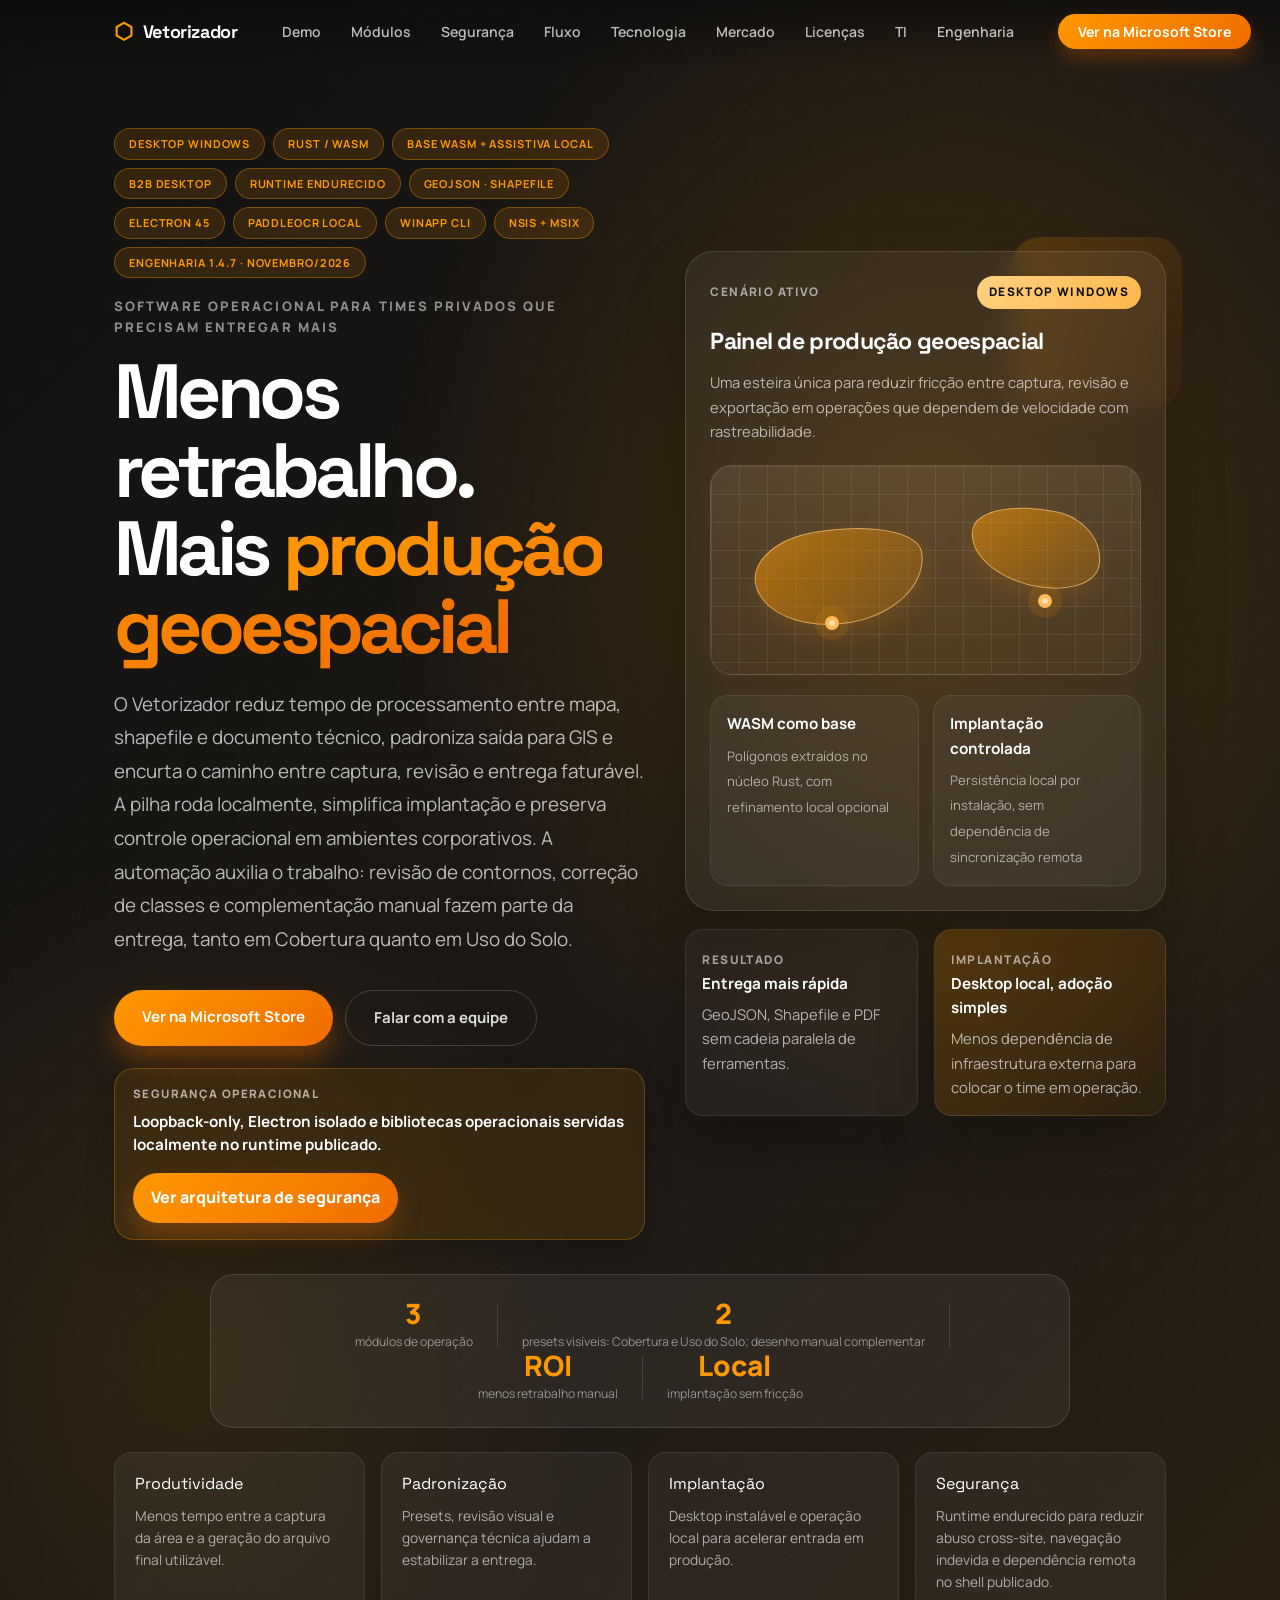
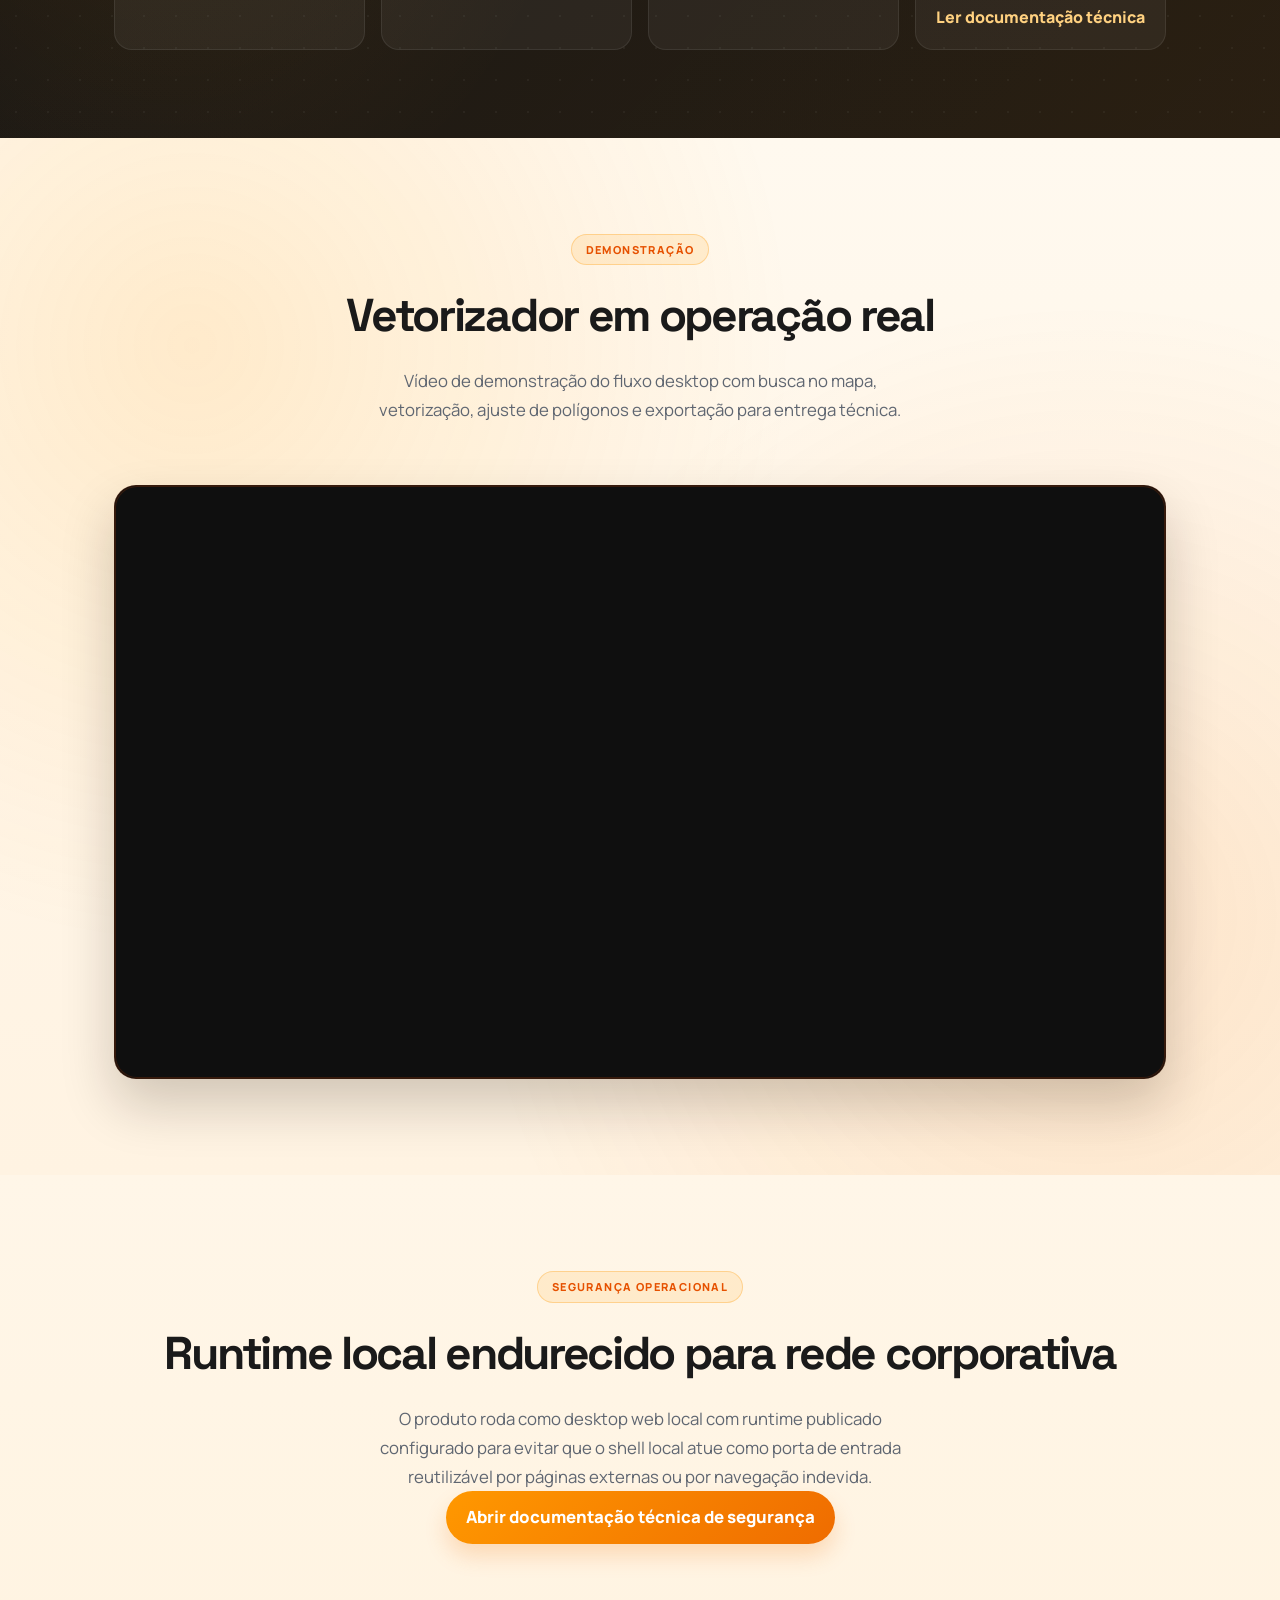
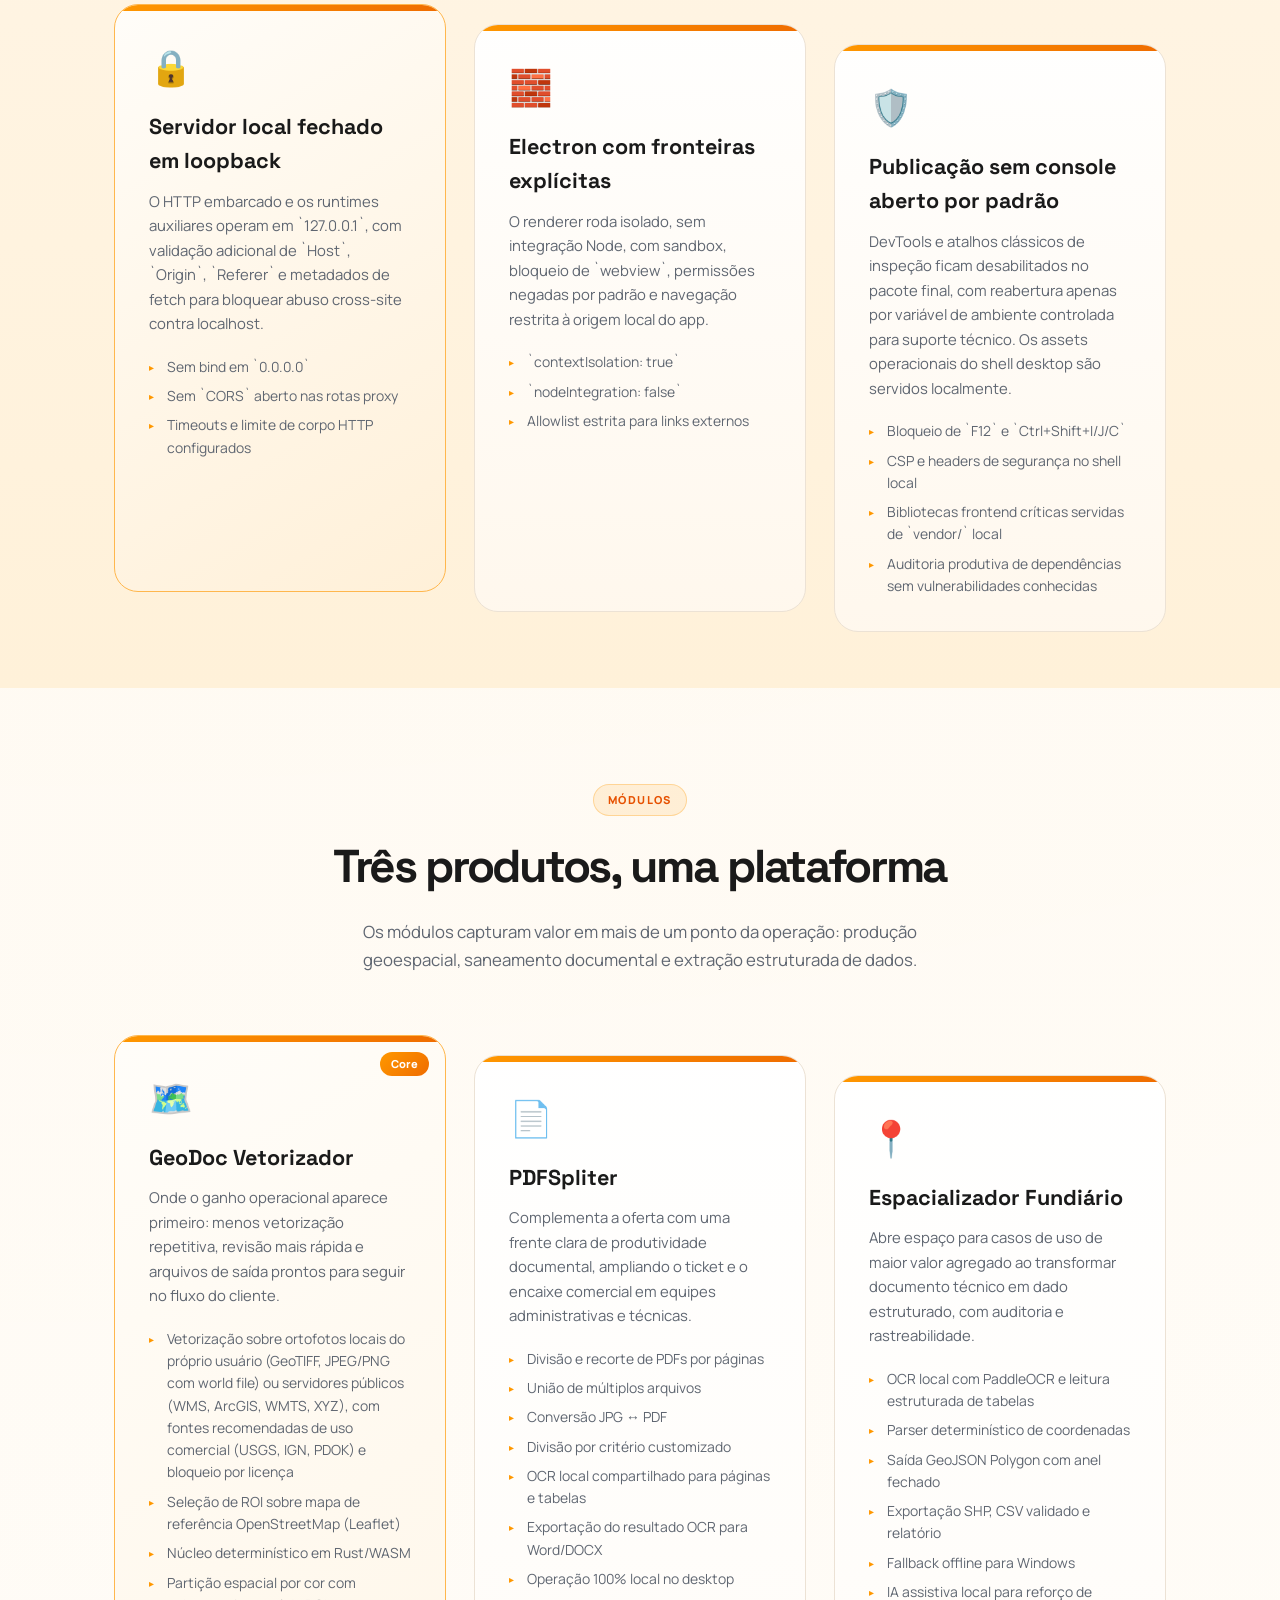
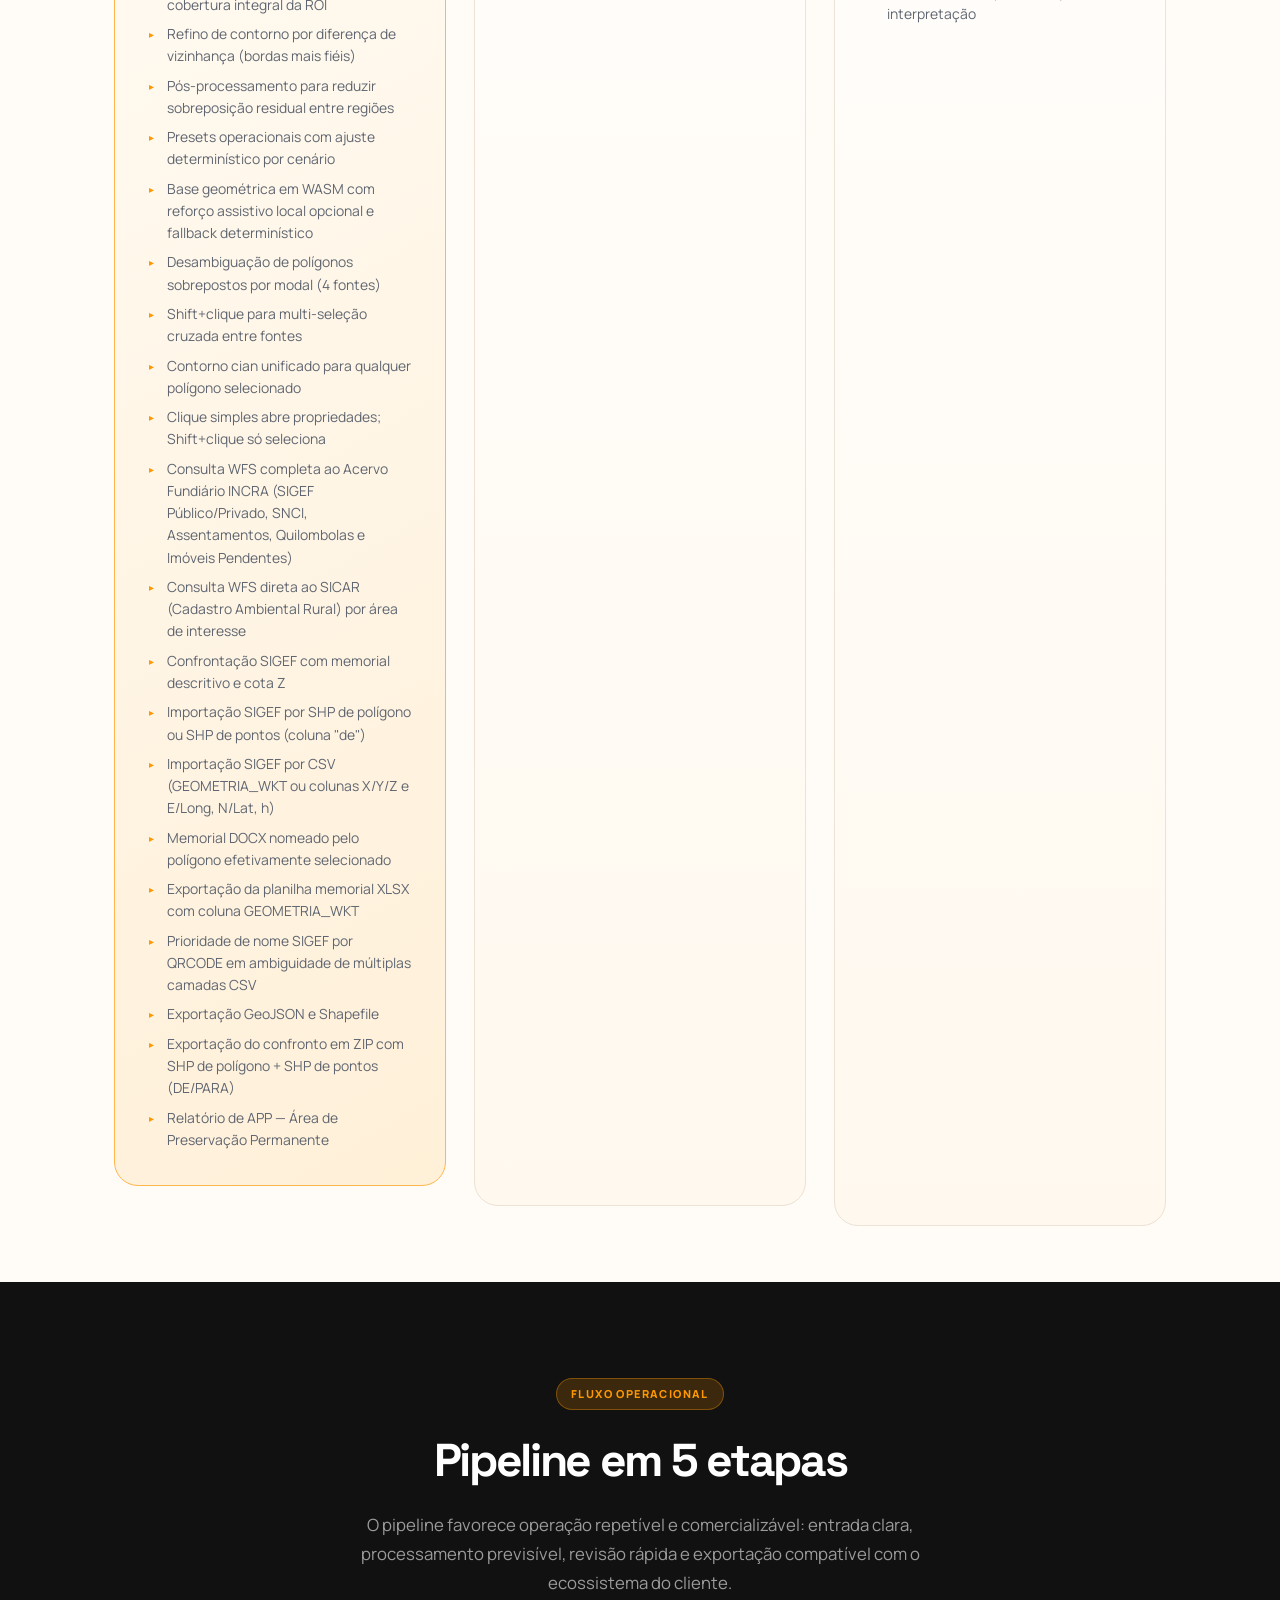
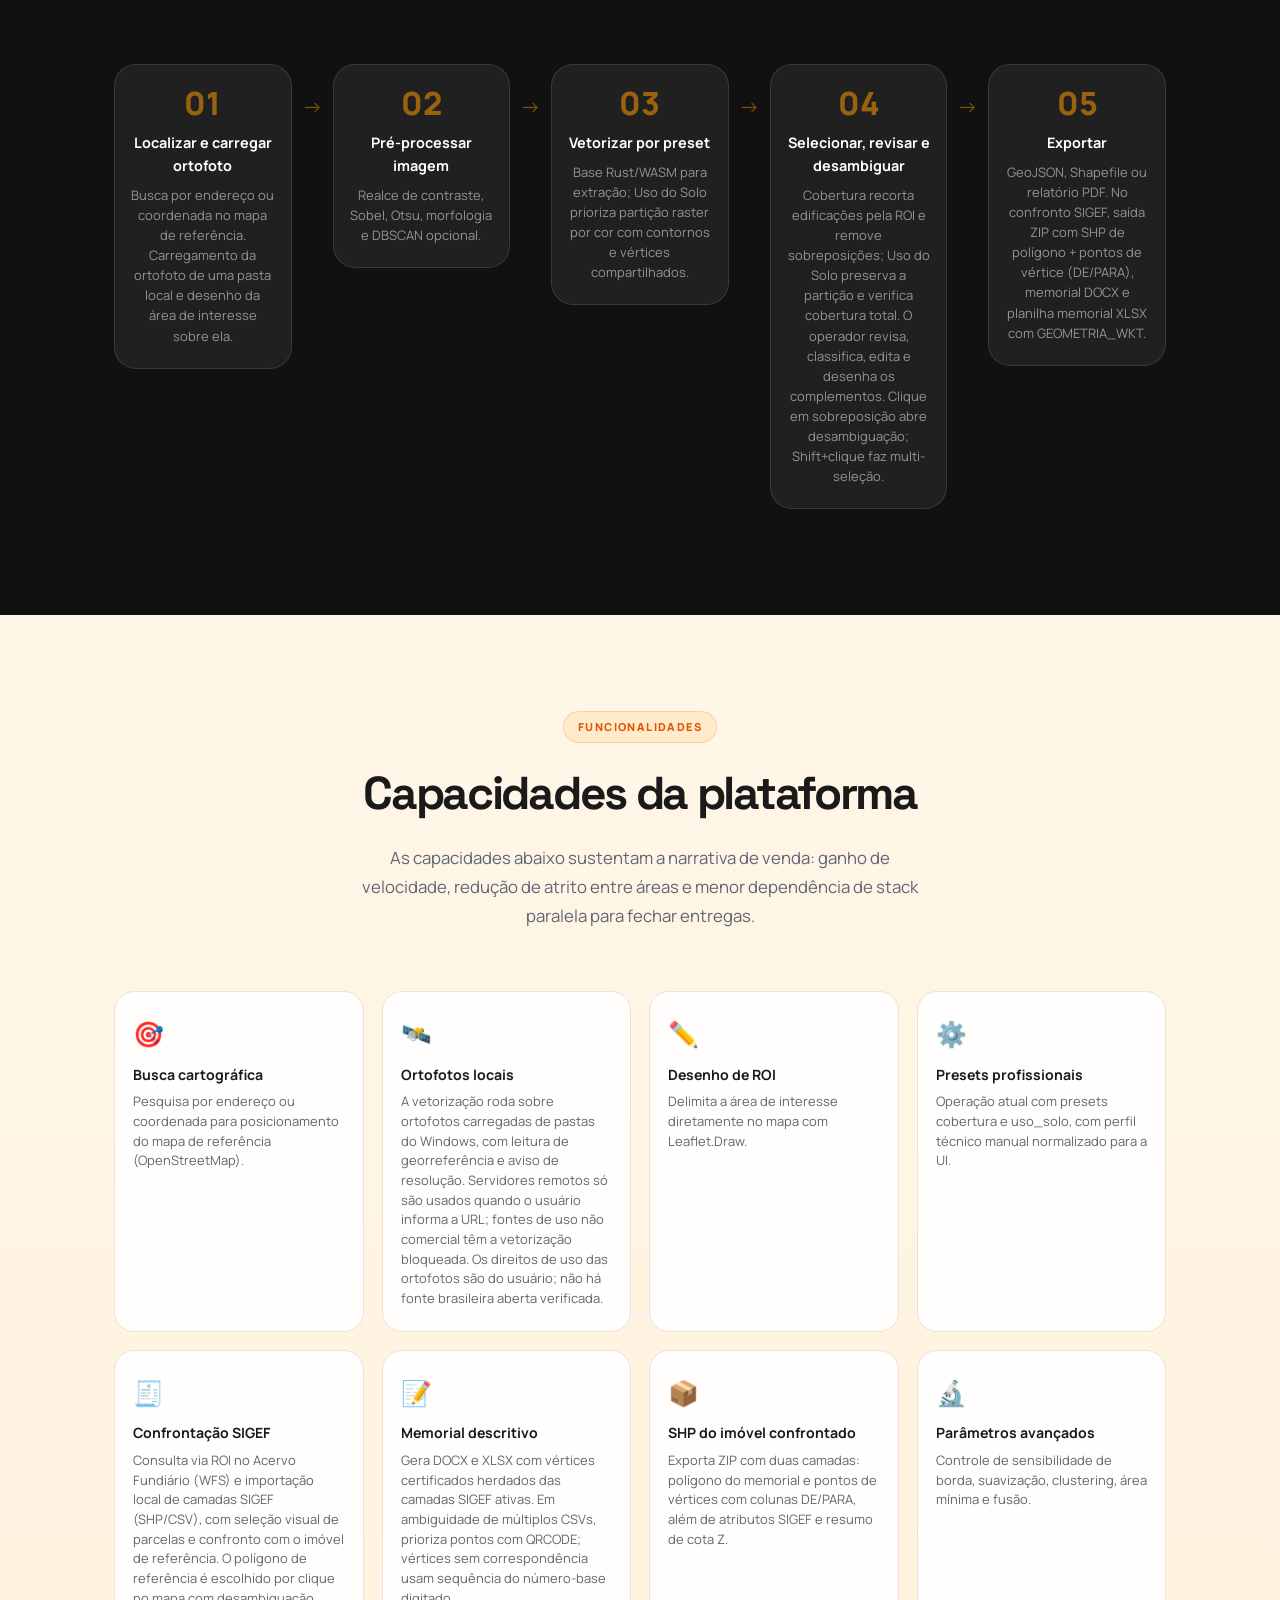
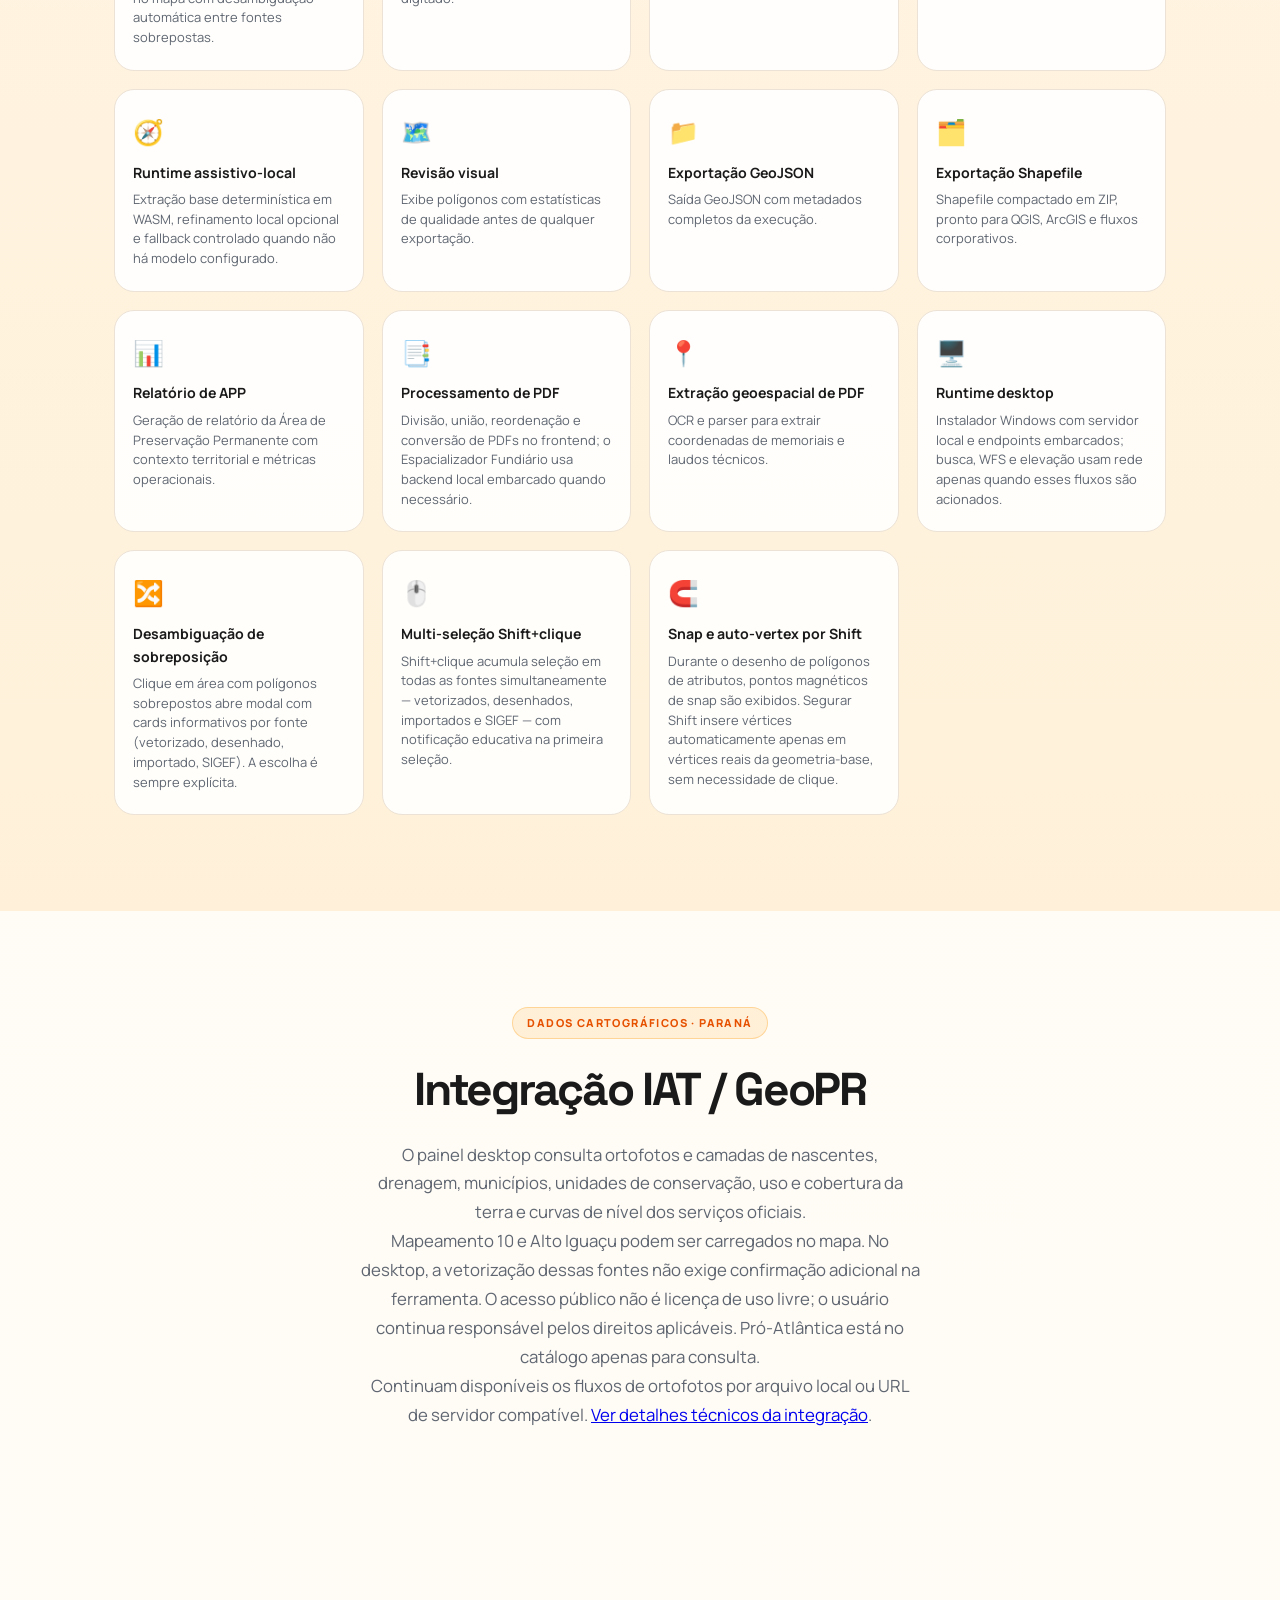
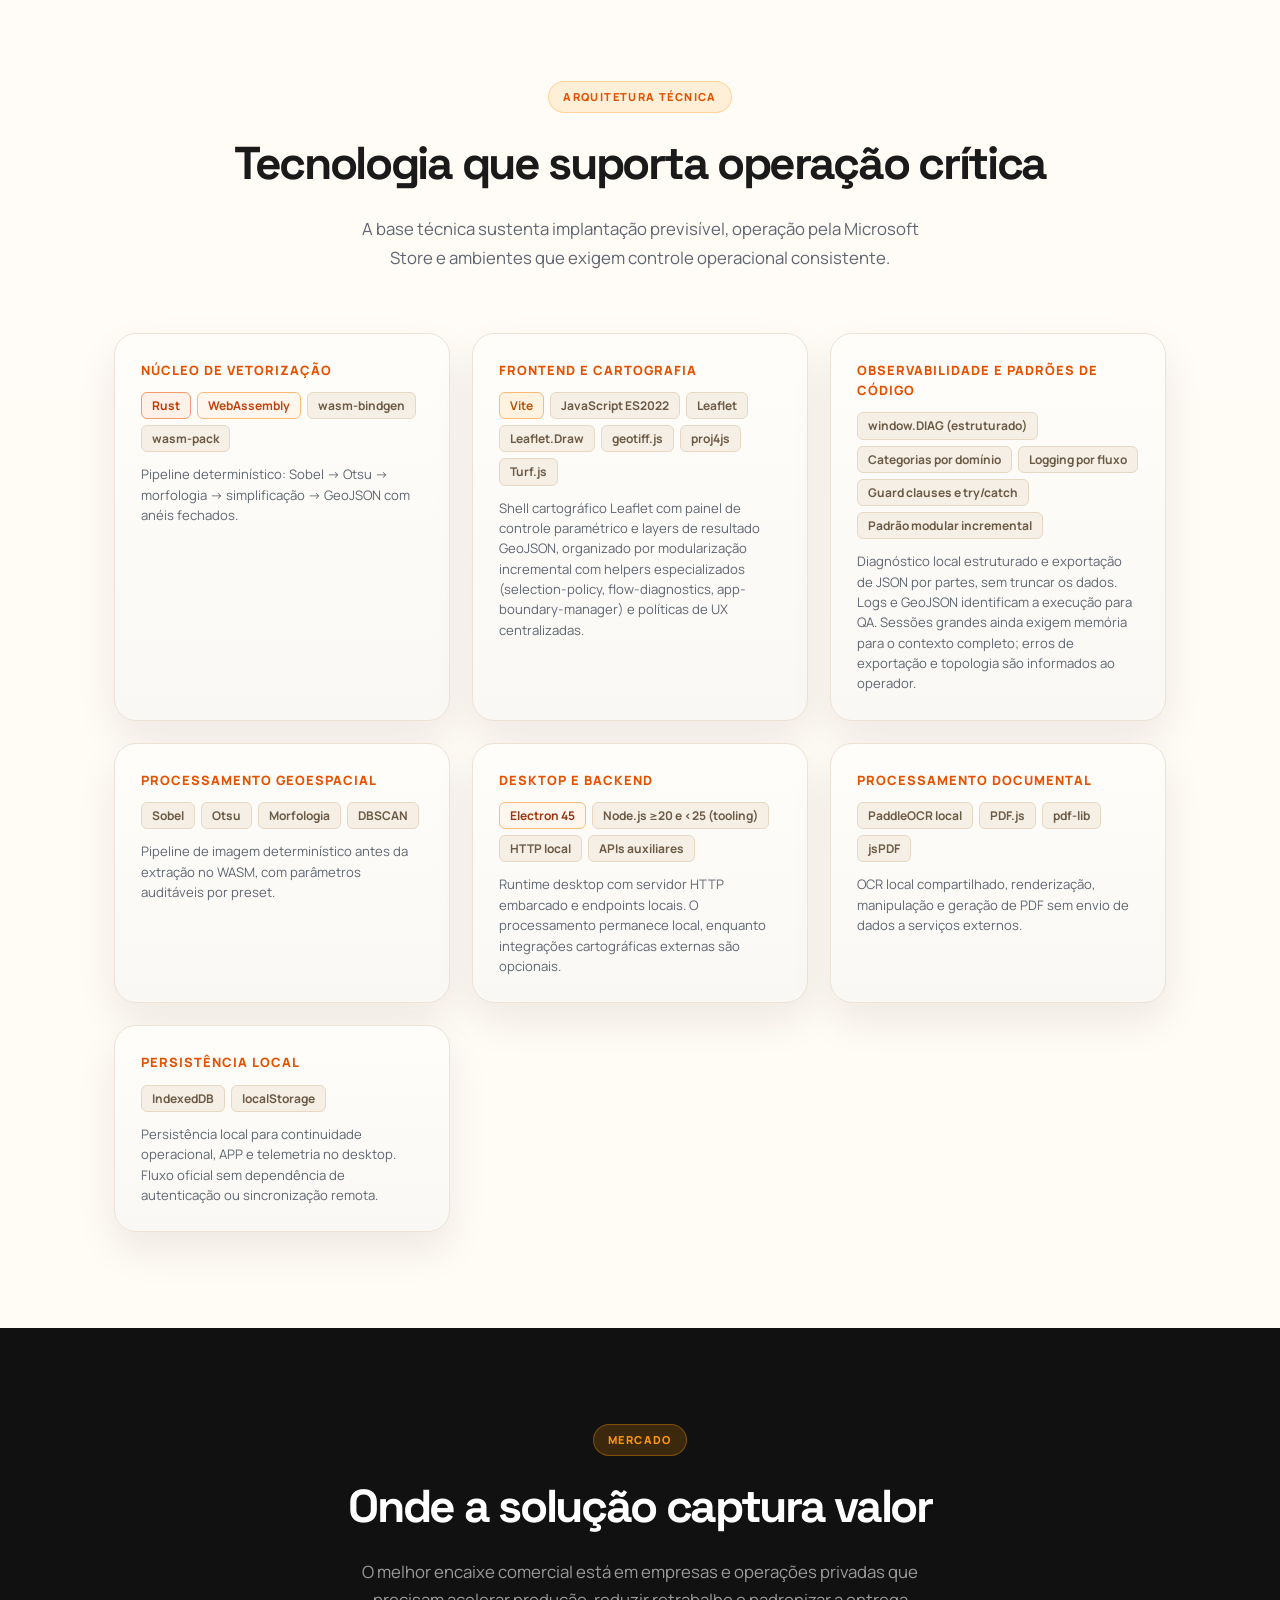
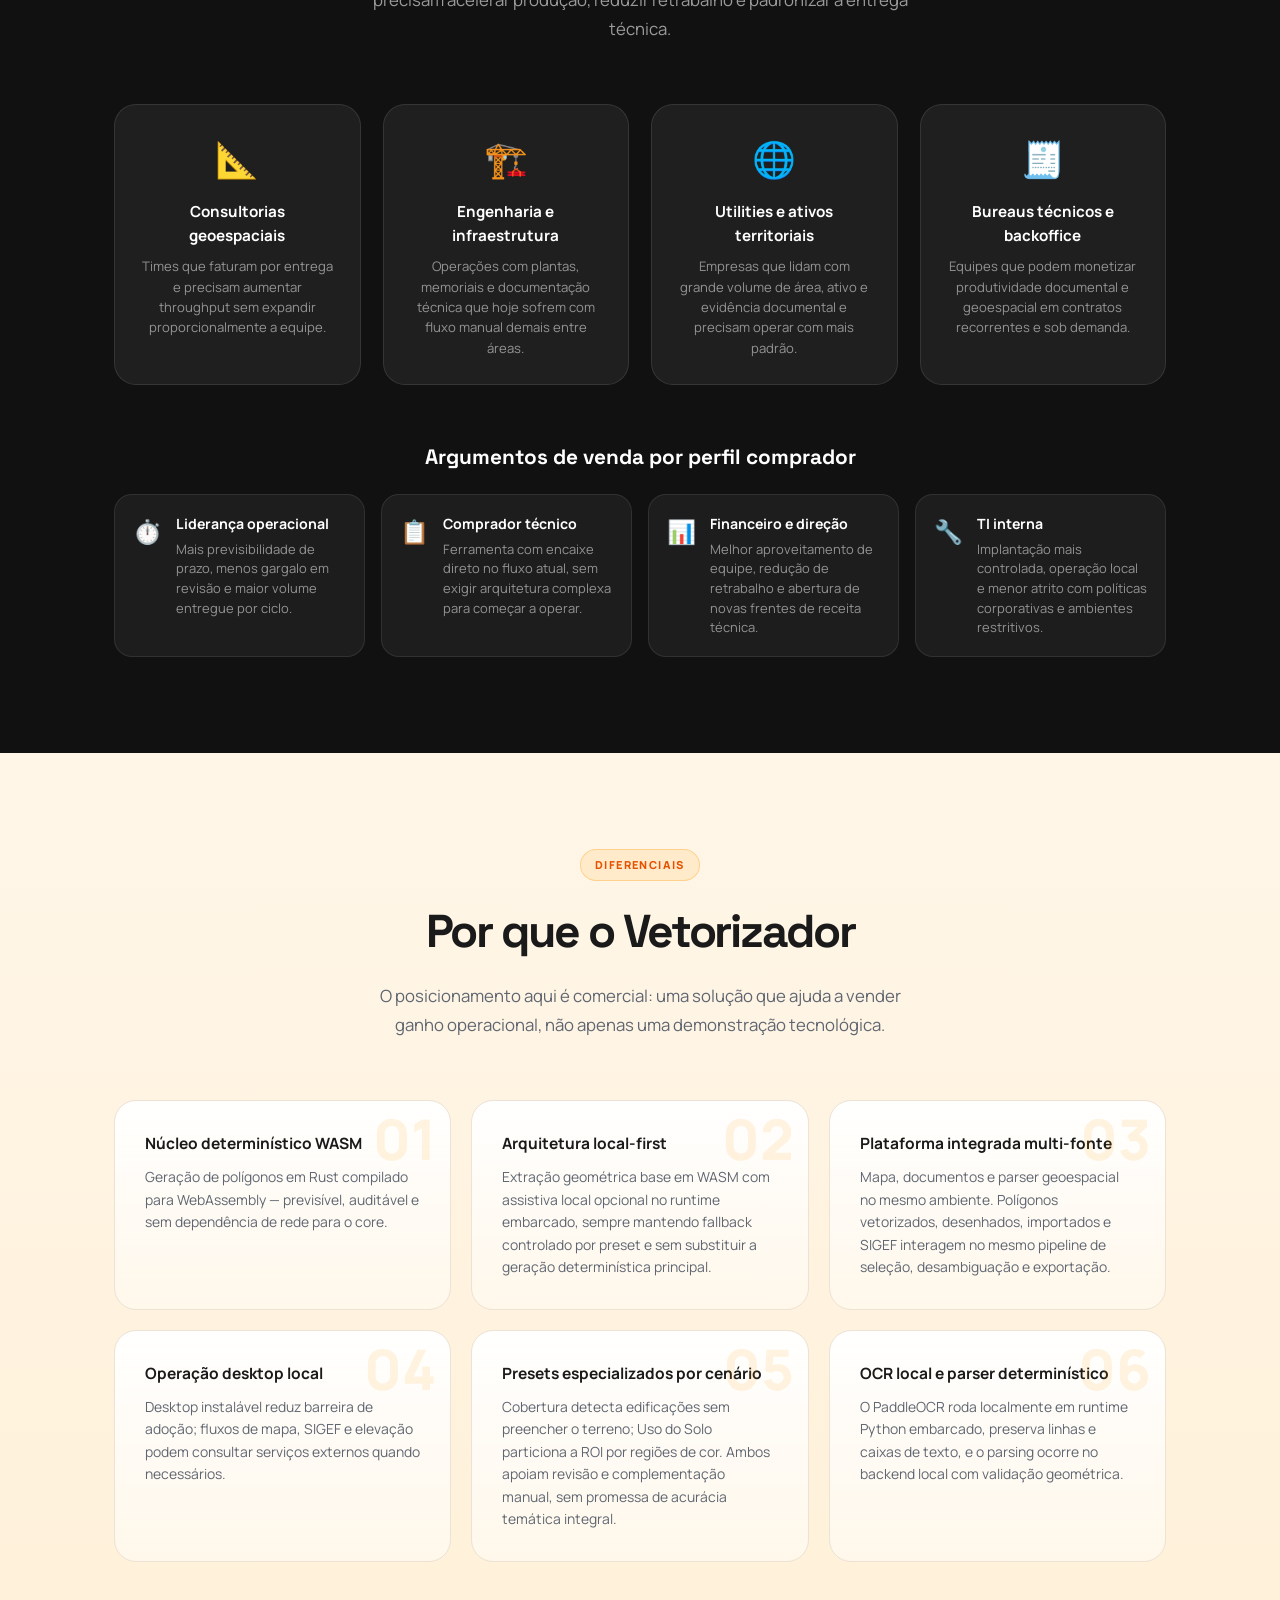
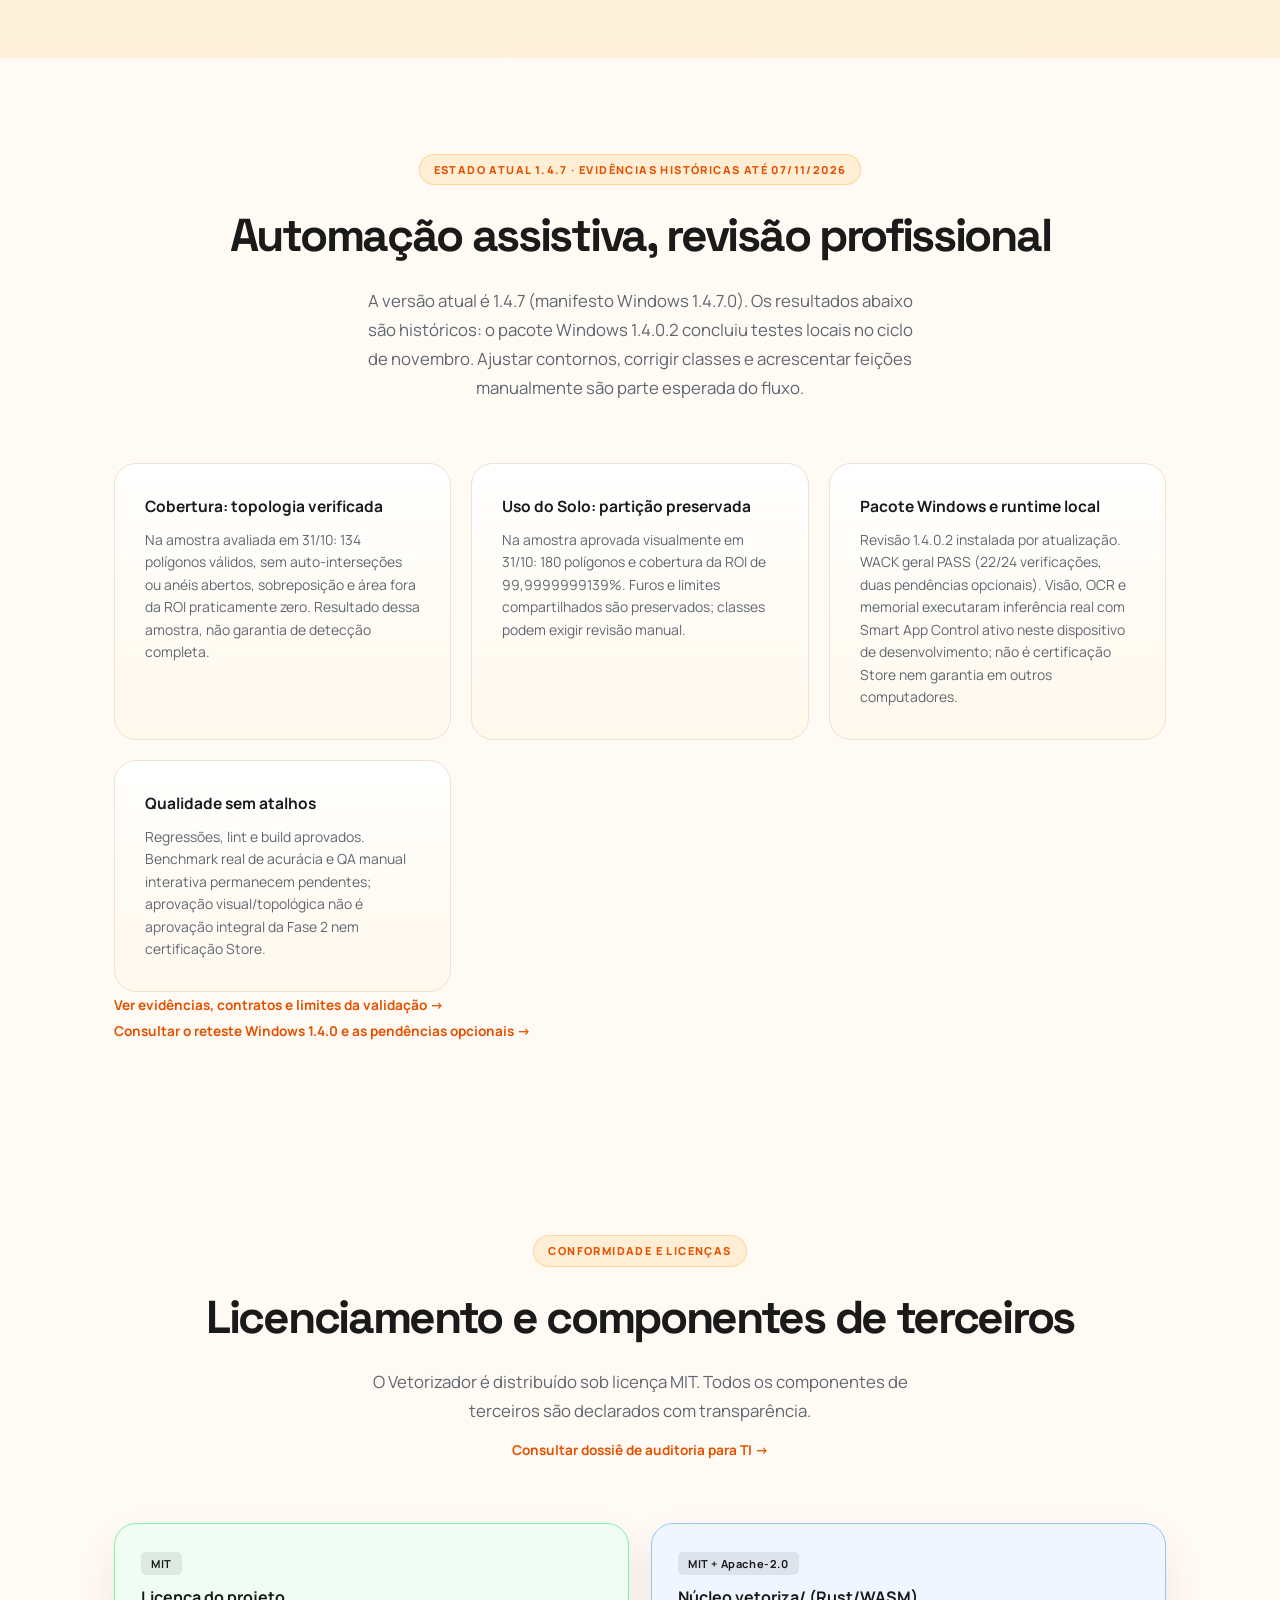
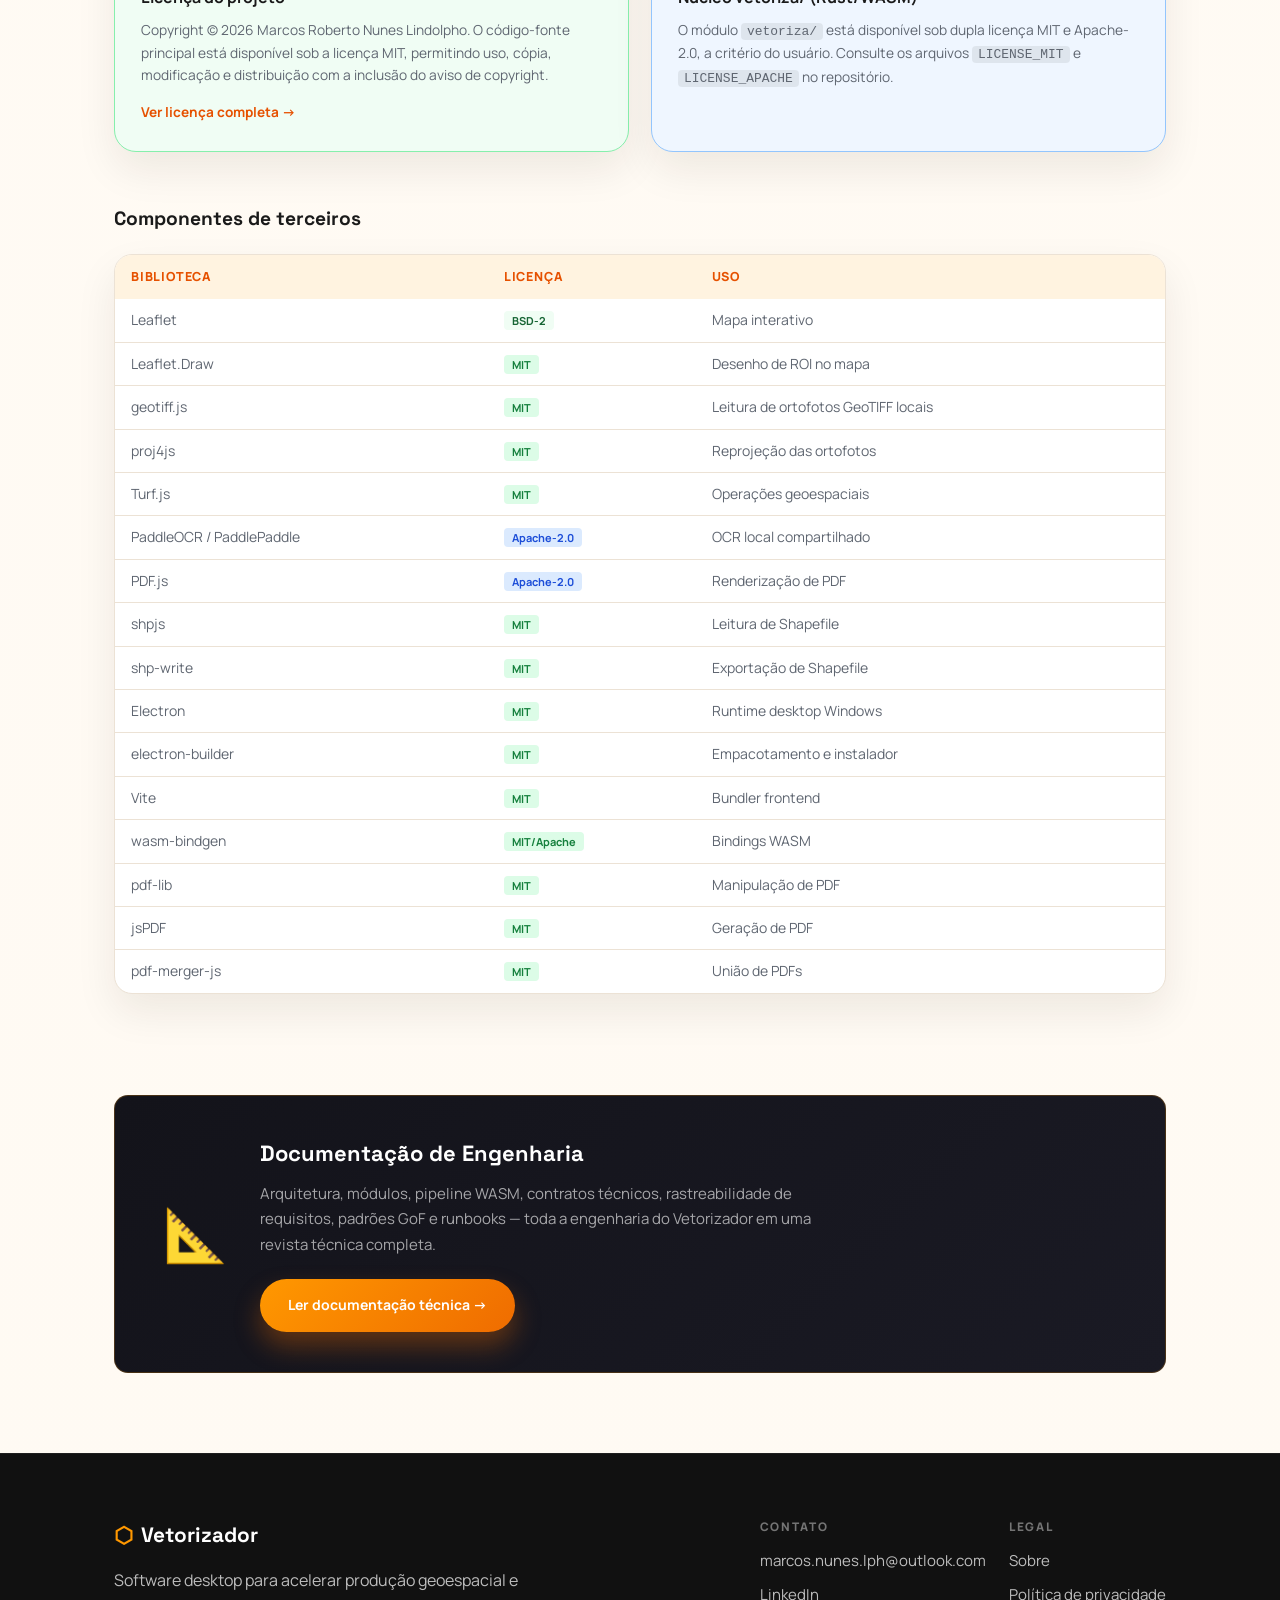
<file: index.html>
<!DOCTYPE html>
<html lang="pt-BR">

<head>
  <meta charset="UTF-8" />
  <meta name="viewport" content="width=device-width, initial-scale=1.0" />
  <meta name="description" content="Vetorizador — software desktop para operações geoespaciais e documentais com foco em produtividade, padronização de entrega e redução de retrabalho em fluxos GIS." />
  <meta name="theme-color" content="#ff9800" />
  <meta property="og:type" content="website" />
  <meta property="og:locale" content="pt_BR" />
  <meta property="og:title" content="Vetorizador | Vetorização Geoespacial e Documental" />
  <meta property="og:description" content="Software desktop para equipes privadas que precisam produzir mais rápido, com governança técnica, revisão operacional e exportação pronta para GIS." />
  <meta property="og:image" content="./og-preview.svg" />
  <meta property="og:image:type" content="image/svg+xml" />
  <meta property="og:image:alt" content="Capa do portfólio Vetorizador com destaque para vetorização geoespacial e documental." />
  <meta name="twitter:card" content="summary_large_image" />
  <meta name="twitter:title" content="Vetorizador | Vetorização Geoespacial e Documental" />
  <meta name="twitter:description" content="Software desktop para produtividade geoespacial e documental com implantação simples, operação local e saída pronta para GIS." />
  <meta name="twitter:image" content="./og-preview.svg" />
  <title>Vetorizador | Vetorização Geoespacial e Documental</title>
  <link rel="icon" href="./favicon.ico" sizes="any" />
  <link rel="preconnect" href="https://fonts.googleapis.com" />
  <link rel="preconnect" href="https://fonts.gstatic.com" crossorigin />
  <link href="https://fonts.googleapis.com/css2?family=Manrope:wght@400;500;600;700;800&family=Space+Grotesk:wght@500;700&display=swap" rel="stylesheet" />
  <link rel="stylesheet" href="style.css" />
</head>

<body>

  <!-- ===== NAV ===== -->
  <nav class="nav" id="main-nav">
    <div class="nav-inner">
      <a href="#inicio" class="nav-logo">
        <span class="logo-icon">⬡</span>
        <span class="logo-text">Vetorizador</span>
      </a>
      <ul class="nav-links">
        <li><a href="#demo">Demo</a></li>
        <li><a href="#modulos">Módulos</a></li>
        <li><a href="#seguranca">Segurança</a></li>
        <li><a href="#pipeline">Fluxo</a></li>
        <li><a href="#tecnologia">Tecnologia</a></li>
        <li><a href="#mercado">Mercado</a></li>
        <li><a href="#licencas">Licenças</a></li>
        <li><a href="auditoria-ti.html">TI</a></li>
        <li><a href="engenharia/index.html">Engenharia</a></li>
      </ul>
      <div class="nav-cta">
        <a href="https://apps.microsoft.com/detail/9N5XPHPBCLB4" class="btn-nav" target="_blank" rel="noopener noreferrer">Ver na Microsoft Store</a>
      </div>
    </div>
  </nav>

  <!-- ===== HERO ===== -->
  <section id="inicio" class="hero">
    <div class="hero-bg"></div>
    <div class="hero-inner">
      <div class="hero-grid">
        <div class="hero-copy">
          <div class="badge-row">
            <span class="badge">Desktop Windows</span>
            <span class="badge">Rust / WASM</span>
            <span class="badge">Base WASM + assistiva local</span>
            <span class="badge">B2B Desktop</span>
            <span class="badge">Runtime endurecido</span>
            <span class="badge">GeoJSON · Shapefile</span>
            <span class="badge">Electron 45</span>
            <span class="badge">PaddleOCR local</span>
            <span class="badge">WinApp CLI</span>
            <span class="badge">NSIS + MSIX</span>
            <span class="badge">Engenharia 1.4.7 · novembro/2026</span>
          </div>
          <p class="hero-kicker">Software operacional para times privados que precisam entregar mais</p>
          <h1 class="hero-title">
            Menos retrabalho.<br />
            Mais <span class="gradient-text">produção geoespacial</span>
          </h1>
          <p class="hero-sub">
            O Vetorizador reduz tempo de processamento entre mapa, shapefile e documento técnico, padroniza saída para GIS e encurta o caminho entre captura, revisão e entrega faturável.
            A pilha roda localmente, simplifica implantação e preserva controle operacional em ambientes corporativos.
            A automação auxilia o trabalho: revisão de contornos, correção de classes e complementação manual fazem
            parte da entrega, tanto em Cobertura quanto em Uso do Solo.
          </p>
          <div class="hero-cta">
            <a href="https://apps.microsoft.com/detail/9N5XPHPBCLB4" class="btn-primary" target="_blank" rel="noopener noreferrer">Ver na Microsoft Store</a>
            <a href="mailto:marcos.nunes.lph@outlook.com?subject=Contato%20sobre%20Vetorizador%20na%20Windows%20Store" class="btn-outline">Falar com a equipe</a>
          </div>
          <div class="hero-security-card">
            <div class="hero-security-copy">
              <span class="hero-security-label">Segurança operacional</span>
              <strong>Loopback-only, Electron isolado e bibliotecas operacionais servidas localmente no runtime publicado.</strong>
            </div>
            <a href="engenharia/index.html#seguranca-runtime" class="hero-security-link">Ver arquitetura de segurança</a>
          </div>
        </div>
        <div class="hero-panel">
          <div class="showcase-card showcase-main">
            <div class="showcase-head">
              <span class="showcase-eyebrow">Cenário ativo</span>
              <span class="showcase-pill">Desktop Windows</span>
            </div>
            <h3>Painel de produção geoespacial</h3>
            <p>Uma esteira única para reduzir fricção entre captura, revisão e exportação em operações que dependem de velocidade com rastreabilidade.</p>
            <div class="showcase-map">
              <div class="map-grid"></div>
              <div class="map-region region-primary"></div>
              <div class="map-region region-secondary"></div>
              <div class="map-pin pin-a"></div>
              <div class="map-pin pin-b"></div>
            </div>
            <div class="showcase-stats">
              <div>
                <strong>WASM como base</strong>
                <span>Polígonos extraídos no núcleo Rust, com refinamento local opcional</span>
              </div>
              <div>
                <strong>Implantação controlada</strong>
                <span>Persistência local por instalação, sem dependência de sincronização remota</span>
              </div>
            </div>
          </div>
          <div class="showcase-rail">
            <div class="showcase-card showcase-mini">
              <span class="mini-label">Resultado</span>
              <strong>Entrega mais rápida</strong>
              <p>GeoJSON, Shapefile e PDF sem cadeia paralela de ferramentas.</p>
            </div>
            <div class="showcase-card showcase-mini accent-card">
              <span class="mini-label">Implantação</span>
              <strong>Desktop local, adoção simples</strong>
              <p>Menos dependência de infraestrutura externa para colocar o time em operação.</p>
            </div>
          </div>
        </div>
      </div>
      <div class="hero-meta">
        <div class="meta-item">
          <span class="meta-num">3</span>
          <span class="meta-label">módulos de operação</span>
        </div>
        <div class="meta-divider"></div>
        <div class="meta-item">
          <span class="meta-num">2</span>
          <span class="meta-label">presets visíveis: Cobertura e Uso do Solo; desenho manual complementar</span>
        </div>
        <div class="meta-divider"></div>
        <div class="meta-item">
          <span class="meta-num">ROI</span>
          <span class="meta-label">menos retrabalho manual</span>
        </div>
        <div class="meta-divider"></div>
        <div class="meta-item">
          <span class="meta-num">Local</span>
          <span class="meta-label">implantação sem fricção</span>
        </div>
      </div>
      <div class="proof-strip" aria-label="Indicadores de posicionamento do produto">
        <div class="proof-item">
          <span class="proof-title">Produtividade</span>
          <span class="proof-copy">Menos tempo entre a captura da área e a geração do arquivo final utilizável.</span>
        </div>
        <div class="proof-item">
          <span class="proof-title">Padronização</span>
          <span class="proof-copy">Presets, revisão visual e governança técnica ajudam a estabilizar a entrega.</span>
        </div>
        <div class="proof-item">
          <span class="proof-title">Implantação</span>
          <span class="proof-copy">Desktop instalável e operação local para acelerar entrada em produção.</span>
        </div>
        <div class="proof-item">
          <span class="proof-title">Segurança</span>
          <span class="proof-copy">Runtime endurecido para reduzir abuso cross-site, navegação indevida e dependência remota no shell publicado.</span>
          <a href="engenharia/index.html#seguranca-runtime" class="proof-link">Ler documentação técnica</a>
        </div>
      </div>
    </div>
  </section>

  <!-- ===== DEMO ===== -->
  <section id="demo" class="section demo-section">
    <div class="container">
      <div class="section-header">
        <span class="section-tag">Demonstração</span>
        <h2>Vetorizador em operação real</h2>
        <p>Vídeo de demonstração do fluxo desktop com busca no mapa, vetorização, ajuste de polígonos e exportação para entrega técnica.</p>
      </div>
      <div class="demo-video-shell">
        <div class="demo-video-shell" style="position: relative; padding-bottom: 56.25%; height: 0; overflow: hidden; max-width: 100%;">
          <iframe 
            src="https://www.youtube.com/embed/zZ2ujqM-8Uk" 
            title="Demonstração do Vetorizador" 
            style="position: absolute; top: 0; left: 0; width: 100%; height: 100%; border: 0;" 
            allow="accelerometer; autoplay; clipboard-write; encrypted-media; gyroscope; picture-in-picture; web-share" 
            allowfullscreen>
          </iframe>
        </div>
      </div>
    </div>
  </section>

  <section id="seguranca" class="section section-amber">
    <div class="container">
      <div class="section-header">
        <span class="section-tag">Segurança Operacional</span>
        <h2>Runtime local endurecido para rede corporativa</h2>
        <p>O produto roda como desktop web local com runtime publicado configurado para evitar que o shell local atue como porta de entrada reutilizável por páginas externas ou por navegação indevida.</p>
        <p class="section-doc-link-wrap"><a href="engenharia/index.html#seguranca-runtime" class="section-doc-link">Abrir documentação técnica de segurança</a></p>
      </div>
      <div class="modules-grid">
        <article class="module-card module-primary">
          <div class="module-icon">🔒</div>
          <h3>Servidor local fechado em loopback</h3>
          <p class="module-desc">O HTTP embarcado e os runtimes auxiliares operam em `127.0.0.1`, com validação adicional de `Host`, `Origin`, `Referer` e metadados de fetch para bloquear abuso cross-site contra localhost.</p>
          <ul class="module-features">
            <li>Sem bind em `0.0.0.0`</li>
            <li>Sem `CORS` aberto nas rotas proxy</li>
            <li>Timeouts e limite de corpo HTTP configurados</li>
          </ul>
        </article>
        <article class="module-card">
          <div class="module-icon">🧱</div>
          <h3>Electron com fronteiras explícitas</h3>
          <p class="module-desc">O renderer roda isolado, sem integração Node, com sandbox, bloqueio de `webview`, permissões negadas por padrão e navegação restrita à origem local do app.</p>
          <ul class="module-features">
            <li>`contextIsolation: true`</li>
            <li>`nodeIntegration: false`</li>
            <li>Allowlist estrita para links externos</li>
          </ul>
        </article>
        <article class="module-card">
          <div class="module-icon">🛡️</div>
          <h3>Publicação sem console aberto por padrão</h3>
          <p class="module-desc">DevTools e atalhos clássicos de inspeção ficam desabilitados no pacote final, com reabertura apenas por variável de ambiente controlada para suporte técnico. Os assets operacionais do shell desktop são servidos localmente.</p>
          <ul class="module-features">
            <li>Bloqueio de `F12` e `Ctrl+Shift+I/J/C`</li>
            <li>CSP e headers de segurança no shell local</li>
            <li>Bibliotecas frontend críticas servidas de `vendor/` local</li>
            <li>Auditoria produtiva de dependências sem vulnerabilidades conhecidas</li>
          </ul>
        </article>
      </div>
    </div>
  </section>

  <!-- ===== MÓDULOS ===== -->
  <section id="modulos" class="section">
    <div class="container">
      <div class="section-header">
        <span class="section-tag">Módulos</span>
        <h2>Três produtos, uma plataforma</h2>
        <p>Os módulos capturam valor em mais de um ponto da operação: produção geoespacial, saneamento documental e extração estruturada de dados.</p>
      </div>
      <div class="modules-grid">
        <article class="module-card module-primary">
          <div class="module-badge">Core</div>
          <div class="module-icon">🗺️</div>
          <h3>GeoDoc Vetorizador</h3>
          <p class="module-desc">Onde o ganho operacional aparece primeiro: menos vetorização repetitiva, revisão mais rápida e arquivos de saída prontos para seguir no fluxo do cliente.</p>
          <ul class="module-features">
            <li>Vetorização sobre ortofotos locais do próprio usuário (GeoTIFF, JPEG/PNG com world file) ou servidores públicos (WMS, ArcGIS, WMTS, XYZ), com fontes recomendadas de uso comercial (USGS, IGN, PDOK) e bloqueio por licença</li>
            <li>Seleção de ROI sobre mapa de referência OpenStreetMap (Leaflet)</li>
            <li>Núcleo determinístico em Rust/WASM</li>
            <li>Partição espacial por cor com cobertura integral da ROI</li>
            <li>Refino de contorno por diferença de vizinhança (bordas mais fiéis)</li>
            <li>Pós-processamento para reduzir sobreposição residual entre regiões</li>
            <li>Presets operacionais com ajuste determinístico por cenário</li>
            <li>Base geométrica em WASM com reforço assistivo local opcional e fallback determinístico</li>
            <li>Desambiguação de polígonos sobrepostos por modal (4 fontes)</li>
            <li>Shift+clique para multi-seleção cruzada entre fontes</li>
            <li>Contorno cian unificado para qualquer polígono selecionado</li>
            <li>Clique simples abre propriedades; Shift+clique só seleciona</li>
            <li>Consulta WFS completa ao Acervo Fundiário INCRA (SIGEF Público/Privado, SNCI, Assentamentos, Quilombolas e Imóveis Pendentes)</li>
            <li>Consulta WFS direta ao SICAR (Cadastro Ambiental Rural) por área de interesse</li>
            <li>Confrontação SIGEF com memorial descritivo e cota Z</li>
            <li>Importação SIGEF por SHP de polígono ou SHP de pontos (coluna "de")</li>
            <li>Importação SIGEF por CSV (GEOMETRIA_WKT ou colunas X/Y/Z e E/Long, N/Lat, h)</li>
            <li>Memorial DOCX nomeado pelo polígono efetivamente selecionado</li>
            <li>Exportação da planilha memorial XLSX com coluna GEOMETRIA_WKT</li>
            <li>Prioridade de nome SIGEF por QRCODE em ambiguidade de múltiplas camadas CSV</li>
            <li>Exportação GeoJSON e Shapefile</li>
            <li>Exportação do confronto em ZIP com SHP de polígono + SHP de pontos (DE/PARA)</li>
            <li>Relatório de APP — Área de Preservação Permanente</li>
          </ul>
        </article>
        <article class="module-card">
          <div class="module-icon">📄</div>
          <h3>PDFSpliter</h3>
          <p class="module-desc">Complementa a oferta com uma frente clara de produtividade documental, ampliando o ticket e o encaixe comercial em equipes administrativas e técnicas.</p>
          <ul class="module-features">
            <li>Divisão e recorte de PDFs por páginas</li>
            <li>União de múltiplos arquivos</li>
            <li>Conversão JPG ↔ PDF</li>
            <li>Divisão por critério customizado</li>
            <li>OCR local compartilhado para páginas e tabelas</li>
            <li>Exportação do resultado OCR para Word/DOCX</li>
            <li>Operação 100% local no desktop</li>
          </ul>
        </article>
        <article class="module-card">
          <div class="module-icon">📍</div>
          <h3>Espacializador Fundiário</h3>
          <p class="module-desc">Abre espaço para casos de uso de maior valor agregado ao transformar documento técnico em dado estruturado, com auditoria e rastreabilidade.</p>
          <ul class="module-features">
            <li>OCR local com PaddleOCR e leitura estruturada de tabelas</li>
            <li>Parser determinístico de coordenadas</li>
            <li>Saída GeoJSON Polygon com anel fechado</li>
            <li>Exportação SHP, CSV validado e relatório</li>
            <li>Fallback offline para Windows</li>
            <li>IA assistiva local para reforço de interpretação</li>
          </ul>
        </article>
      </div>
    </div>
  </section>

  <!-- ===== PIPELINE ===== -->
  <section id="pipeline" class="section section-dark">
    <div class="container">
      <div class="section-header light">
        <span class="section-tag">Fluxo Operacional</span>
        <h2>Pipeline em 5 etapas</h2>
        <p>O pipeline favorece operação repetível e comercializável: entrada clara, processamento previsível, revisão rápida e exportação compatível com o ecossistema do cliente.</p>
      </div>
      <div class="pipeline">
        <div class="pipeline-step">
          <div class="step-num">01</div>
          <div class="step-body">
            <h4>Localizar e carregar ortofoto</h4>
            <p>Busca por endereço ou coordenada no mapa de referência. Carregamento da ortofoto de uma pasta local e desenho da área de interesse sobre ela.</p>
          </div>
        </div>
        <div class="pipeline-arrow">→</div>
        <div class="pipeline-step">
          <div class="step-num">02</div>
          <div class="step-body">
            <h4>Pré-processar imagem</h4>
            <p>Realce de contraste, Sobel, Otsu, morfologia e DBSCAN opcional.</p>
          </div>
        </div>
        <div class="pipeline-arrow">→</div>
        <div class="pipeline-step">
          <div class="step-num">03</div>
          <div class="step-body">
            <h4>Vetorizar por preset</h4>
            <p>Base Rust/WASM para extração; Uso do Solo prioriza partição raster por cor com contornos e vértices compartilhados.</p>
          </div>
        </div>
        <div class="pipeline-arrow">→</div>
        <div class="pipeline-step">
          <div class="step-num">04</div>
          <div class="step-body">
            <h4>Selecionar, revisar e desambiguar</h4>
            <p>Cobertura recorta edificações pela ROI e remove sobreposições; Uso do Solo preserva a partição e verifica cobertura total. O operador revisa, classifica, edita e desenha os complementos. Clique em sobreposição abre desambiguação; Shift+clique faz multi-seleção.</p>
          </div>
        </div>
        <div class="pipeline-arrow">→</div>
        <div class="pipeline-step">
          <div class="step-num">05</div>
          <div class="step-body">
            <h4>Exportar</h4>
            <p>GeoJSON, Shapefile ou relatório PDF. No confronto SIGEF, saída ZIP com SHP de polígono + pontos de vértice (DE/PARA), memorial DOCX e planilha memorial XLSX com GEOMETRIA_WKT.</p>
          </div>
        </div>
      </div>
    </div>
  </section>

  <!-- ===== FUNCIONALIDADES ===== -->
  <section id="funcionalidades" class="section section-amber">
    <div class="container">
      <div class="section-header">
        <span class="section-tag">Funcionalidades</span>
        <h2>Capacidades da plataforma</h2>
        <p>As capacidades abaixo sustentam a narrativa de venda: ganho de velocidade, redução de atrito entre áreas e menor dependência de stack paralela para fechar entregas.</p>
      </div>
      <div class="capabilities-grid">
        <div class="cap-card">
          <span class="cap-icon">🎯</span>
          <h4>Busca cartográfica</h4>
          <p>Pesquisa por endereço ou coordenada para posicionamento do mapa de referência (OpenStreetMap).</p>
        </div>
        <div class="cap-card">
          <span class="cap-icon">🛰️</span>
          <h4>Ortofotos locais</h4>
          <p>A vetorização roda sobre ortofotos carregadas de pastas do Windows, com leitura de georreferência e aviso de resolução. Servidores remotos só são usados quando o usuário informa a URL; fontes de uso não comercial têm a vetorização bloqueada. Os direitos de uso das ortofotos são do usuário; não há fonte brasileira aberta verificada.</p>
        </div>
        <div class="cap-card">
          <span class="cap-icon">✏️</span>
          <h4>Desenho de ROI</h4>
          <p>Delimita a área de interesse diretamente no mapa com Leaflet.Draw.</p>
        </div>
        <div class="cap-card">
          <span class="cap-icon">⚙️</span>
          <h4>Presets profissionais</h4>
          <p>Operação atual com presets cobertura e uso_solo, com perfil técnico manual normalizado para a UI.</p>
        </div>
        <div class="cap-card">
          <span class="cap-icon">🧾</span>
          <h4>Confrontação SIGEF</h4>
          <p>Consulta via ROI no Acervo Fundiário (WFS) e importação local de camadas SIGEF (SHP/CSV), com seleção visual de parcelas e confronto com o imóvel de referência. O polígono de referência é escolhido por clique no mapa com desambiguação automática entre fontes sobrepostas.</p>
        </div>
        <div class="cap-card">
          <span class="cap-icon">📝</span>
          <h4>Memorial descritivo</h4>
          <p>Gera DOCX e XLSX com vértices certificados herdados das camadas SIGEF ativas. Em ambiguidade de múltiplos CSVs, prioriza pontos com QRCODE; vértices sem correspondência usam sequência do número-base digitado.</p>
        </div>
        <div class="cap-card">
          <span class="cap-icon">📦</span>
          <h4>SHP do imóvel confrontado</h4>
          <p>Exporta ZIP com duas camadas: polígono do memorial e pontos de vértices com colunas DE/PARA, além de atributos SIGEF e resumo de cota Z.</p>
        </div>
        <div class="cap-card">
          <span class="cap-icon">🔬</span>
          <h4>Parâmetros avançados</h4>
          <p>Controle de sensibilidade de borda, suavização, clustering, área mínima e fusão.</p>
        </div>
        <div class="cap-card">
          <span class="cap-icon">🧭</span>
          <h4>Runtime assistivo-local</h4>
          <p>Extração base determinística em WASM, refinamento local opcional e fallback controlado quando não há modelo configurado.</p>
        </div>
        <div class="cap-card">
          <span class="cap-icon">🗺️</span>
          <h4>Revisão visual</h4>
          <p>Exibe polígonos com estatísticas de qualidade antes de qualquer exportação.</p>
        </div>
        <div class="cap-card">
          <span class="cap-icon">📁</span>
          <h4>Exportação GeoJSON</h4>
          <p>Saída GeoJSON com metadados completos da execução.</p>
        </div>
        <div class="cap-card">
          <span class="cap-icon">🗂️</span>
          <h4>Exportação Shapefile</h4>
          <p>Shapefile compactado em ZIP, pronto para QGIS, ArcGIS e fluxos corporativos.</p>
        </div>
        <div class="cap-card">
          <span class="cap-icon">📊</span>
          <h4>Relatório de APP</h4>
          <p>Geração de relatório da Área de Preservação Permanente com contexto territorial e métricas operacionais.</p>
        </div>
        <div class="cap-card">
          <span class="cap-icon">📑</span>
          <h4>Processamento de PDF</h4>
          <p>Divisão, união, reordenação e conversão de PDFs no frontend; o Espacializador Fundiário usa backend local embarcado quando necessário.</p>
        </div>
        <div class="cap-card">
          <span class="cap-icon">📍</span>
          <h4>Extração geoespacial de PDF</h4>
          <p>OCR e parser para extrair coordenadas de memoriais e laudos técnicos.</p>
        </div>
        <div class="cap-card">
          <span class="cap-icon">🖥️</span>
          <h4>Runtime desktop</h4>
          <p>Instalador Windows com servidor local e endpoints embarcados; busca, WFS e elevação usam rede apenas quando esses fluxos são acionados.</p>
        </div>
        <div class="cap-card">
          <span class="cap-icon">🔀</span>
          <h4>Desambiguação de sobreposição</h4>
          <p>Clique em área com polígonos sobrepostos abre modal com cards informativos por fonte (vetorizado, desenhado, importado, SIGEF). A escolha é sempre explícita.</p>
        </div>
        <div class="cap-card">
          <span class="cap-icon">🖱️</span>
          <h4>Multi-seleção Shift+clique</h4>
          <p>Shift+clique acumula seleção em todas as fontes simultaneamente — vetorizados, desenhados, importados e SIGEF — com notificação educativa na primeira seleção.</p>
        </div>
        <div class="cap-card">
          <span class="cap-icon">🧲</span>
          <h4>Snap e auto-vertex por Shift</h4>
          <p>Durante o desenho de polígonos de atributos, pontos magnéticos de snap são exibidos. Segurar Shift insere vértices automaticamente apenas em vértices reais da geometria-base, sem necessidade de clique.</p>
        </div>
      </div>
    </div>
  </section>

  <section id="iat-geopr" class="section">
    <div class="container">
      <div class="section-header">
        <span class="section-tag">Dados cartográficos · Paraná</span>
        <h2>Integração IAT / GeoPR</h2>
        <p>O painel desktop consulta ortofotos e camadas de nascentes, drenagem, municípios, unidades de
          conservação, uso e cobertura da terra e curvas de nível dos serviços oficiais.</p>
        <p>Mapeamento 10 e Alto Iguaçu podem ser carregados no mapa. No desktop, a vetorização dessas
          fontes não exige confirmação adicional na ferramenta. O acesso público não é licença de uso livre;
          o usuário continua responsável pelos direitos aplicáveis. Pró-Atlântica está no catálogo apenas para consulta.</p>
        <p>Continuam disponíveis os fluxos de ortofotos por arquivo local ou URL de servidor compatível.
          <a href="engenharia/index.html#iat-geopr">Ver detalhes técnicos da integração</a>.</p>
      </div>
    </div>
  </section>

  <!-- ===== TECNOLOGIA ===== -->
  <section id="tecnologia" class="section">
    <div class="container">
      <div class="section-header">
        <span class="section-tag">Arquitetura Técnica</span>
        <h2>Tecnologia que suporta operação crítica</h2>
        <p>A base técnica sustenta implantação previsível, operação pela Microsoft Store e ambientes que exigem controle operacional consistente.</p>
      </div>
      <div class="tech-stack">
        <div class="tech-layer">
          <h4 class="tech-layer-title">Núcleo de Vetorização</h4>
          <div class="tech-pills">
            <span class="pill pill-rust">Rust</span>
            <span class="pill pill-wasm">WebAssembly</span>
            <span class="pill pill-neutral">wasm-bindgen</span>
            <span class="pill pill-neutral">wasm-pack</span>
          </div>
          <p>Pipeline determinístico: Sobel → Otsu → morfologia → simplificação → GeoJSON com anéis fechados.</p>
        </div>
        <div class="tech-layer">
          <h4 class="tech-layer-title">Frontend e Cartografia</h4>
          <div class="tech-pills">
            <span class="pill pill-vite">Vite</span>
            <span class="pill pill-neutral">JavaScript ES2022</span>
            <span class="pill pill-neutral">Leaflet</span>
            <span class="pill pill-neutral">Leaflet.Draw</span>
            <span class="pill pill-neutral">geotiff.js</span>
            <span class="pill pill-neutral">proj4js</span>
            <span class="pill pill-neutral">Turf.js</span>
          </div>
          <p>Shell cartográfico Leaflet com painel de controle paramétrico e layers de resultado GeoJSON, organizado por modularização incremental com helpers especializados (selection-policy, flow-diagnostics, app-boundary-manager) e políticas de UX centralizadas.</p>
        </div>
        <div class="tech-layer">
          <h4 class="tech-layer-title">Observabilidade e Padrões de Código</h4>
          <div class="tech-pills">
            <span class="pill pill-neutral">window.DIAG (estruturado)</span>
            <span class="pill pill-neutral">Categorias por domínio</span>
            <span class="pill pill-neutral">Logging por fluxo</span>
            <span class="pill pill-neutral">Guard clauses e try/catch</span>
            <span class="pill pill-neutral">Padrão modular incremental</span>
          </div>
          <p>Diagnóstico local estruturado e exportação de JSON por partes, sem truncar os dados. Logs e GeoJSON identificam a execução para QA. Sessões grandes ainda exigem memória para o contexto completo; erros de exportação e topologia são informados ao operador.</p>
        </div>
        <div class="tech-layer">
          <h4 class="tech-layer-title">Processamento geoespacial</h4>
          <div class="tech-pills">
            <span class="pill pill-neutral">Sobel</span>
            <span class="pill pill-neutral">Otsu</span>
            <span class="pill pill-neutral">Morfologia</span>
            <span class="pill pill-neutral">DBSCAN</span>
          </div>
          <p>Pipeline de imagem determinístico antes da extração no WASM, com parâmetros auditáveis por preset.</p>
        </div>
        <div class="tech-layer">
          <h4 class="tech-layer-title">Desktop e Backend</h4>
          <div class="tech-pills">
            <span class="pill pill-electron">Electron 45</span>
            <span class="pill pill-neutral">Node.js ≥20 e &lt;25 (tooling)</span>
            <span class="pill pill-neutral">HTTP local</span>
            <span class="pill pill-neutral">APIs auxiliares</span>
          </div>
          <p>Runtime desktop com servidor HTTP embarcado e endpoints locais. O processamento permanece local, enquanto integrações cartográficas externas são opcionais.</p>
        </div>
        <div class="tech-layer">
          <h4 class="tech-layer-title">Processamento Documental</h4>
          <div class="tech-pills">
            <span class="pill pill-neutral">PaddleOCR local</span>
            <span class="pill pill-neutral">PDF.js</span>
            <span class="pill pill-neutral">pdf-lib</span>
            <span class="pill pill-neutral">jsPDF</span>
          </div>
          <p>OCR local compartilhado, renderização, manipulação e geração de PDF sem envio de dados a serviços externos.</p>
        </div>
        <div class="tech-layer">
          <h4 class="tech-layer-title">Persistência Local</h4>
          <div class="tech-pills">
            <span class="pill pill-neutral">IndexedDB</span>
            <span class="pill pill-neutral">localStorage</span>
          </div>
          <p>Persistência local para continuidade operacional, APP e telemetria no desktop. Fluxo oficial sem dependência de autenticação ou sincronização remota.</p>
        </div>
      </div>
    </div>
  </section>

  <!-- ===== MERCADO ===== -->
  <section id="mercado" class="section section-dark">
    <div class="container">
      <div class="section-header light">
        <span class="section-tag">Mercado</span>
        <h2>Onde a solução captura valor</h2>
        <p>O melhor encaixe comercial está em empresas e operações privadas que precisam acelerar produção, reduzir retrabalho e padronizar a entrega técnica.</p>
      </div>
      <div class="market-grid">
        <div class="market-card">
          <div class="market-icon">📐</div>
          <h4>Consultorias geoespaciais</h4>
          <p>Times que faturam por entrega e precisam aumentar throughput sem expandir proporcionalmente a equipe.</p>
        </div>
        <div class="market-card">
          <div class="market-icon">🏗️</div>
          <h4>Engenharia e infraestrutura</h4>
          <p>Operações com plantas, memoriais e documentação técnica que hoje sofrem com fluxo manual demais entre áreas.</p>
        </div>
        <div class="market-card">
          <div class="market-icon">🌐</div>
          <h4>Utilities e ativos territoriais</h4>
          <p>Empresas que lidam com grande volume de área, ativo e evidência documental e precisam operar com mais padrão.</p>
        </div>
        <div class="market-card">
          <div class="market-icon">🧾</div>
          <h4>Bureaus técnicos e backoffice</h4>
          <p>Equipes que podem monetizar produtividade documental e geoespacial em contratos recorrentes e sob demanda.</p>
        </div>
      </div>
      <div class="value-props">
        <h3>Argumentos de venda por perfil comprador</h3>
        <div class="vp-grid">
          <div class="vp-item">
            <span class="vp-icon">⏱️</span>
            <div>
              <strong>Liderança operacional</strong>
              <p>Mais previsibilidade de prazo, menos gargalo em revisão e maior volume entregue por ciclo.</p>
            </div>
          </div>
          <div class="vp-item">
            <span class="vp-icon">📋</span>
            <div>
              <strong>Comprador técnico</strong>
              <p>Ferramenta com encaixe direto no fluxo atual, sem exigir arquitetura complexa para começar a operar.</p>
            </div>
          </div>
          <div class="vp-item">
            <span class="vp-icon">📊</span>
            <div>
              <strong>Financeiro e direção</strong>
              <p>Melhor aproveitamento de equipe, redução de retrabalho e abertura de novas frentes de receita técnica.</p>
            </div>
          </div>
          <div class="vp-item">
            <span class="vp-icon">🔧</span>
            <div>
              <strong>TI interna</strong>
              <p>Implantação mais controlada, operação local e menor atrito com políticas corporativas e ambientes restritivos.</p>
            </div>
          </div>
        </div>
      </div>
    </div>
  </section>

  <!-- ===== DIFERENCIAIS ===== -->
  <section id="diferenciais" class="section section-amber">
    <div class="container">
      <div class="section-header">
        <span class="section-tag">Diferenciais</span>
        <h2>Por que o Vetorizador</h2>
        <p>O posicionamento aqui é comercial: uma solução que ajuda a vender ganho operacional, não apenas uma demonstração tecnológica.</p>
      </div>
      <div class="diff-grid">
        <div class="diff-card">
          <div class="diff-num">01</div>
          <h4>Núcleo determinístico WASM</h4>
          <p>Geração de polígonos em Rust compilado para WebAssembly — previsível, auditável e sem dependência de rede para o core.</p>
        </div>
        <div class="diff-card">
          <div class="diff-num">02</div>
          <h4>Arquitetura local-first</h4>
          <p>Extração geométrica base em WASM com assistiva local opcional no runtime embarcado, sempre mantendo fallback controlado por preset e sem substituir a geração determinística principal.</p>
        </div>
        <div class="diff-card">
          <div class="diff-num">03</div>
          <h4>Plataforma integrada multi-fonte</h4>
          <p>Mapa, documentos e parser geoespacial no mesmo ambiente. Polígonos vetorizados, desenhados, importados e SIGEF interagem no mesmo pipeline de seleção, desambiguação e exportação.</p>
        </div>
        <div class="diff-card">
          <div class="diff-num">04</div>
          <h4>Operação desktop local</h4>
          <p>Desktop instalável reduz barreira de adoção; fluxos de mapa, SIGEF e elevação podem consultar serviços externos quando necessários.</p>
        </div>
        <div class="diff-card">
          <div class="diff-num">05</div>
          <h4>Presets especializados por cenário</h4>
          <p>Cobertura detecta edificações sem preencher o terreno; Uso do Solo particiona a ROI por regiões de cor.
            Ambos apoiam revisão e complementação manual, sem promessa de acurácia temática integral.</p>
        </div>
        <div class="diff-card">
          <div class="diff-num">06</div>
          <h4>OCR local e parser determinístico</h4>
          <p>O PaddleOCR roda localmente em runtime Python embarcado, preserva linhas e caixas de texto, e o parsing ocorre no backend local com validação geométrica.</p>
        </div>
      </div>
    </div>
  </section>

  <!-- ===== LICENÇAS ===== -->
  <section id="validacao" class="section">
    <div class="container">
      <div class="section-header">
        <span class="section-tag">Estado atual 1.4.7 · Evidências históricas até 07/11/2026</span>
        <h2>Automação assistiva, revisão profissional</h2>
        <p>A versão atual é 1.4.7 (manifesto Windows 1.4.7.0). Os resultados abaixo são históricos:
          o pacote Windows 1.4.0.2 concluiu testes locais no ciclo de novembro. Ajustar contornos,
          corrigir classes e acrescentar feições manualmente são parte esperada do fluxo.</p>
      </div>
      <div class="diff-grid">
        <div class="diff-card">
          <h4>Cobertura: topologia verificada</h4>
          <p>Na amostra avaliada em 31/10: 134 polígonos válidos, sem auto-interseções ou anéis abertos,
            sobreposição e área fora da ROI praticamente zero. Resultado dessa amostra, não garantia de detecção completa.</p>
        </div>
        <div class="diff-card">
          <h4>Uso do Solo: partição preservada</h4>
          <p>Na amostra aprovada visualmente em 31/10: 180 polígonos e cobertura da ROI de 99,9999999139%.
            Furos e limites compartilhados são preservados; classes podem exigir revisão manual.</p>
        </div>
        <div class="diff-card">
          <h4>Pacote Windows e runtime local</h4>
          <p>Revisão 1.4.0.2 instalada por atualização. WACK geral PASS (22/24 verificações, duas pendências
            opcionais). Visão, OCR e memorial executaram inferência real com Smart App Control ativo neste
            dispositivo de desenvolvimento; não é certificação Store nem garantia em outros computadores.</p>
        </div>
        <div class="diff-card">
          <h4>Qualidade sem atalhos</h4>
          <p>Regressões, lint e build aprovados. Benchmark real de acurácia e QA manual interativa permanecem
            pendentes; aprovação visual/topológica não é aprovação integral da Fase 2 nem certificação Store.</p>
        </div>
      </div>
      <p><a href="engenharia/index.html#fechamento-qa" class="license-link">Ver evidências, contratos e limites da validação →</a></p>
      <p><a href="certificacao-compliance.html#validacao-140" class="license-link">Consultar o reteste Windows 1.4.0 e as pendências opcionais →</a></p>
    </div>
  </section>

  <section id="licencas" class="section">
    <div class="container">
      <div class="section-header">
        <span class="section-tag">Conformidade e Licenças</span>
        <h2>Licenciamento e componentes de terceiros</h2>
        <p>O Vetorizador é distribuído sob licença MIT. Todos os componentes de terceiros são declarados com transparência.</p>
        <a href="auditoria-ti.html" class="license-link compliance-audit-link">Consultar dossiê de auditoria para TI →</a>
      </div>
      <div class="license-main">
        <div class="license-card license-mit">
          <div class="license-badge">MIT</div>
          <h4>Licença do projeto</h4>
          <p>Copyright © 2026 Marcos Roberto Nunes Lindolpho. O código-fonte principal está disponível sob a licença MIT, permitindo uso, cópia, modificação e distribuição com a inclusão do aviso de copyright.</p>
          <a href="https://opensource.org/license/mit" target="_blank" rel="noopener noreferrer" class="license-link">Ver licença completa →</a>
        </div>
        <div class="license-card license-dual">
          <div class="license-badge">MIT + Apache-2.0</div>
          <h4>Núcleo vetoriza/ (Rust/WASM)</h4>
          <p>O módulo <code>vetoriza/</code> está disponível sob dupla licença MIT e Apache-2.0, a critério do usuário. Consulte os arquivos <code>LICENSE_MIT</code> e <code>LICENSE_APACHE</code> no repositório.</p>
        </div>
      </div>

      <h3 class="third-party-title">Componentes de terceiros</h3>
      <div class="license-table-wrap">
        <table class="license-table">
          <thead>
            <tr><th>Biblioteca</th><th>Licença</th><th>Uso</th></tr>
          </thead>
          <tbody>
            <tr><td>Leaflet</td><td><span class="lic-badge bsd">BSD-2</span></td><td>Mapa interativo</td></tr>
            <tr><td>Leaflet.Draw</td><td><span class="lic-badge mit">MIT</span></td><td>Desenho de ROI no mapa</td></tr>
            <tr><td>geotiff.js</td><td><span class="lic-badge mit">MIT</span></td><td>Leitura de ortofotos GeoTIFF locais</td></tr>
            <tr><td>proj4js</td><td><span class="lic-badge mit">MIT</span></td><td>Reprojeção das ortofotos</td></tr>
            <tr><td>Turf.js</td><td><span class="lic-badge mit">MIT</span></td><td>Operações geoespaciais</td></tr>
            <tr><td>PaddleOCR / PaddlePaddle</td><td><span class="lic-badge apache">Apache-2.0</span></td><td>OCR local compartilhado</td></tr>
            <tr><td>PDF.js</td><td><span class="lic-badge apache">Apache-2.0</span></td><td>Renderização de PDF</td></tr>
            <tr><td>shpjs</td><td><span class="lic-badge mit">MIT</span></td><td>Leitura de Shapefile</td></tr>
            <tr><td>shp-write</td><td><span class="lic-badge mit">MIT</span></td><td>Exportação de Shapefile</td></tr>
            <tr><td>Electron</td><td><span class="lic-badge mit">MIT</span></td><td>Runtime desktop Windows</td></tr>
            <tr><td>electron-builder</td><td><span class="lic-badge mit">MIT</span></td><td>Empacotamento e instalador</td></tr>
            <tr><td>Vite</td><td><span class="lic-badge mit">MIT</span></td><td>Bundler frontend</td></tr>
            <tr><td>wasm-bindgen</td><td><span class="lic-badge mit">MIT/Apache</span></td><td>Bindings WASM</td></tr>
            <tr><td>pdf-lib</td><td><span class="lic-badge mit">MIT</span></td><td>Manipulação de PDF</td></tr>
            <tr><td>jsPDF</td><td><span class="lic-badge mit">MIT</span></td><td>Geração de PDF</td></tr>
            <tr><td>pdf-merger-js</td><td><span class="lic-badge mit">MIT</span></td><td>União de PDFs</td></tr>
          </tbody>
        </table>
      </div>
    </div>
  </section>

  <!-- ===== ENGENHARIA CTA ===== -->
  <section class="section engenharia-cta-section">
    <div class="container">
      <div class="engenharia-cta-card">
        <div class="engenharia-cta-icon">📐</div>
        <div class="engenharia-cta-body">
          <h2 class="engenharia-cta-title">Documentação de Engenharia</h2>
          <p class="engenharia-cta-desc">
            Arquitetura, módulos, pipeline WASM, contratos técnicos, rastreabilidade de requisitos, padrões GoF e runbooks — toda a engenharia do Vetorizador em uma revista técnica completa.
          </p>
          <a href="engenharia/index.html" class="btn-primary engenharia-cta-btn">Ler documentação técnica →</a>
        </div>
      </div>
    </div>
  </section>

  <!-- ===== FOOTER ===== -->
  <footer class="footer">
    <div class="container footer-inner">
      <div class="footer-top">
        <div class="footer-intro">
          <div class="footer-brand">
            <span class="logo-icon">⬡</span>
            <span>Vetorizador</span>
          </div>
          <p class="footer-tagline">Software desktop para acelerar produção geoespacial e documental em operações privadas.</p>
          <p class="footer-note">Posicionado para consultorias, engenharia, utilities e operações técnicas que precisam reduzir retrabalho e padronizar entregas.</p>
        </div>
        <div class="footer-columns">
          <div class="footer-column">
            <span class="footer-heading">Contato</span>
            <div class="footer-links">
              <a href="mailto:marcos.nunes.lph@outlook.com">marcos.nunes.lph@outlook.com</a>
              <a href="https://www.linkedin.com/in/marcos-nunes-lph" target="_blank" rel="noopener noreferrer">LinkedIn</a>
              <a href="privacy-policy.html">Política de privacidade</a>
            </div>
          </div>
          <div class="footer-column footer-column-legal">
            <span class="footer-heading">Legal</span>
            <div class="footer-links footer-links-legal">
              <a href="licencas.html">Sobre</a>
              <a href="privacy-policy.html">Política de privacidade</a>
            </div>
          </div>
        </div>
      </div>
      <div class="footer-bottom">
        <p class="footer-copy">© 2026 Marcos Roberto Nunes Lindolpho — Distribuído sob licença MIT</p>
      </div>
    </div>
  </footer>

  <script>
    const nav = document.getElementById('main-nav');
    window.addEventListener('scroll', () => {
      nav.classList.toggle('nav-scrolled', window.scrollY > 60);
    }, { passive: true });
  </script>

</body>
</html>
</file>
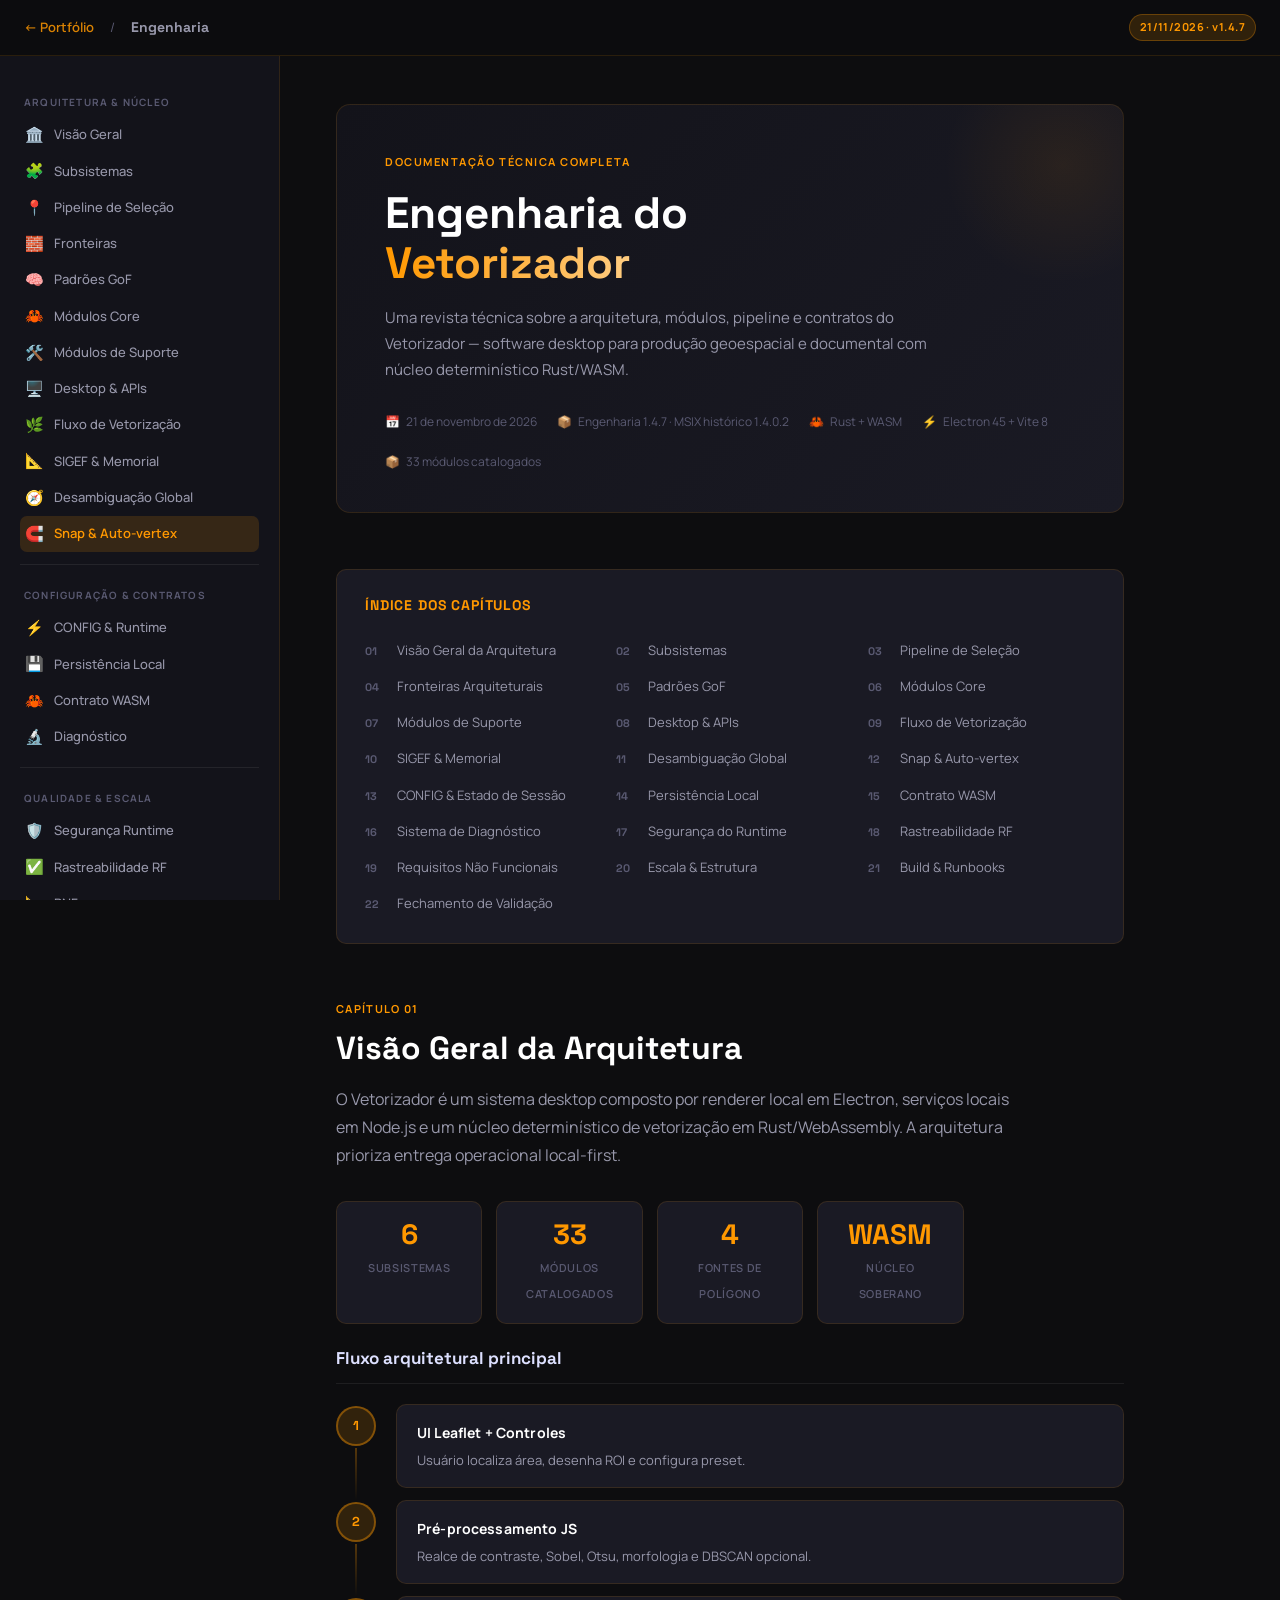
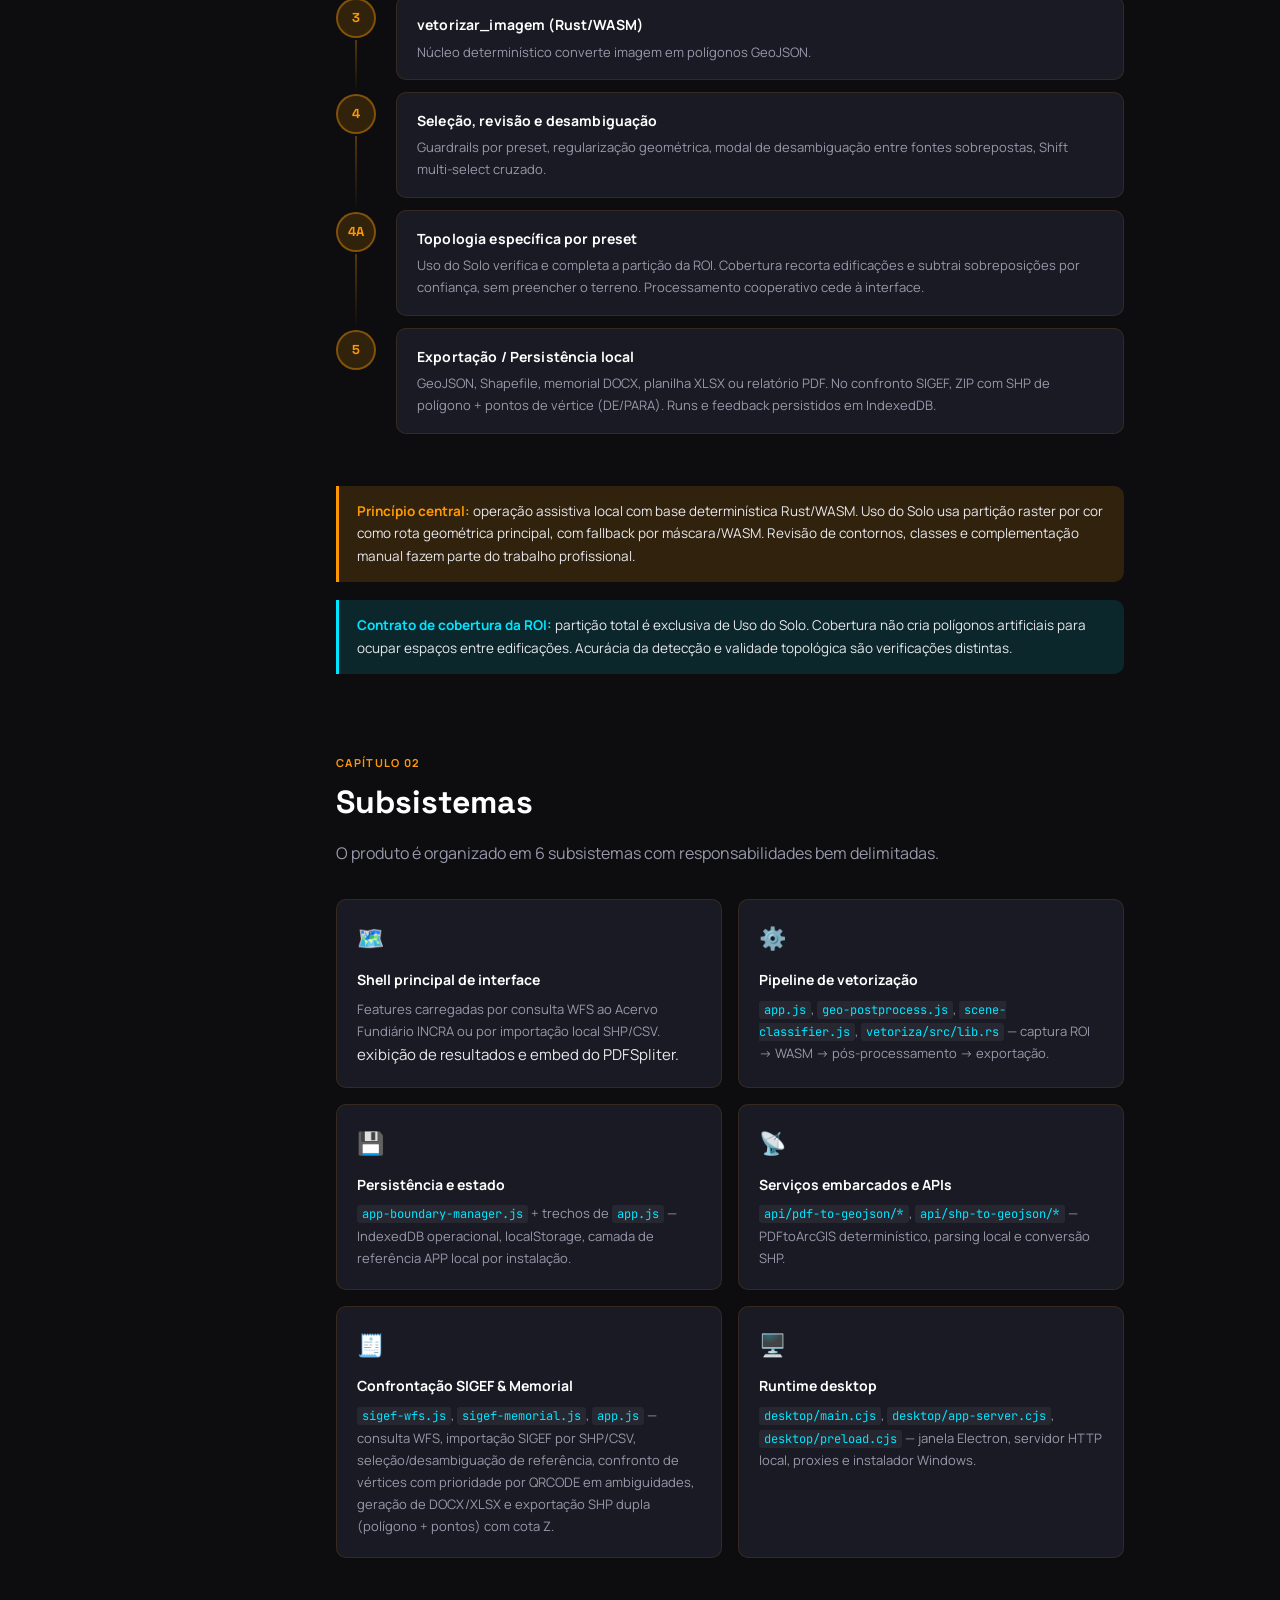
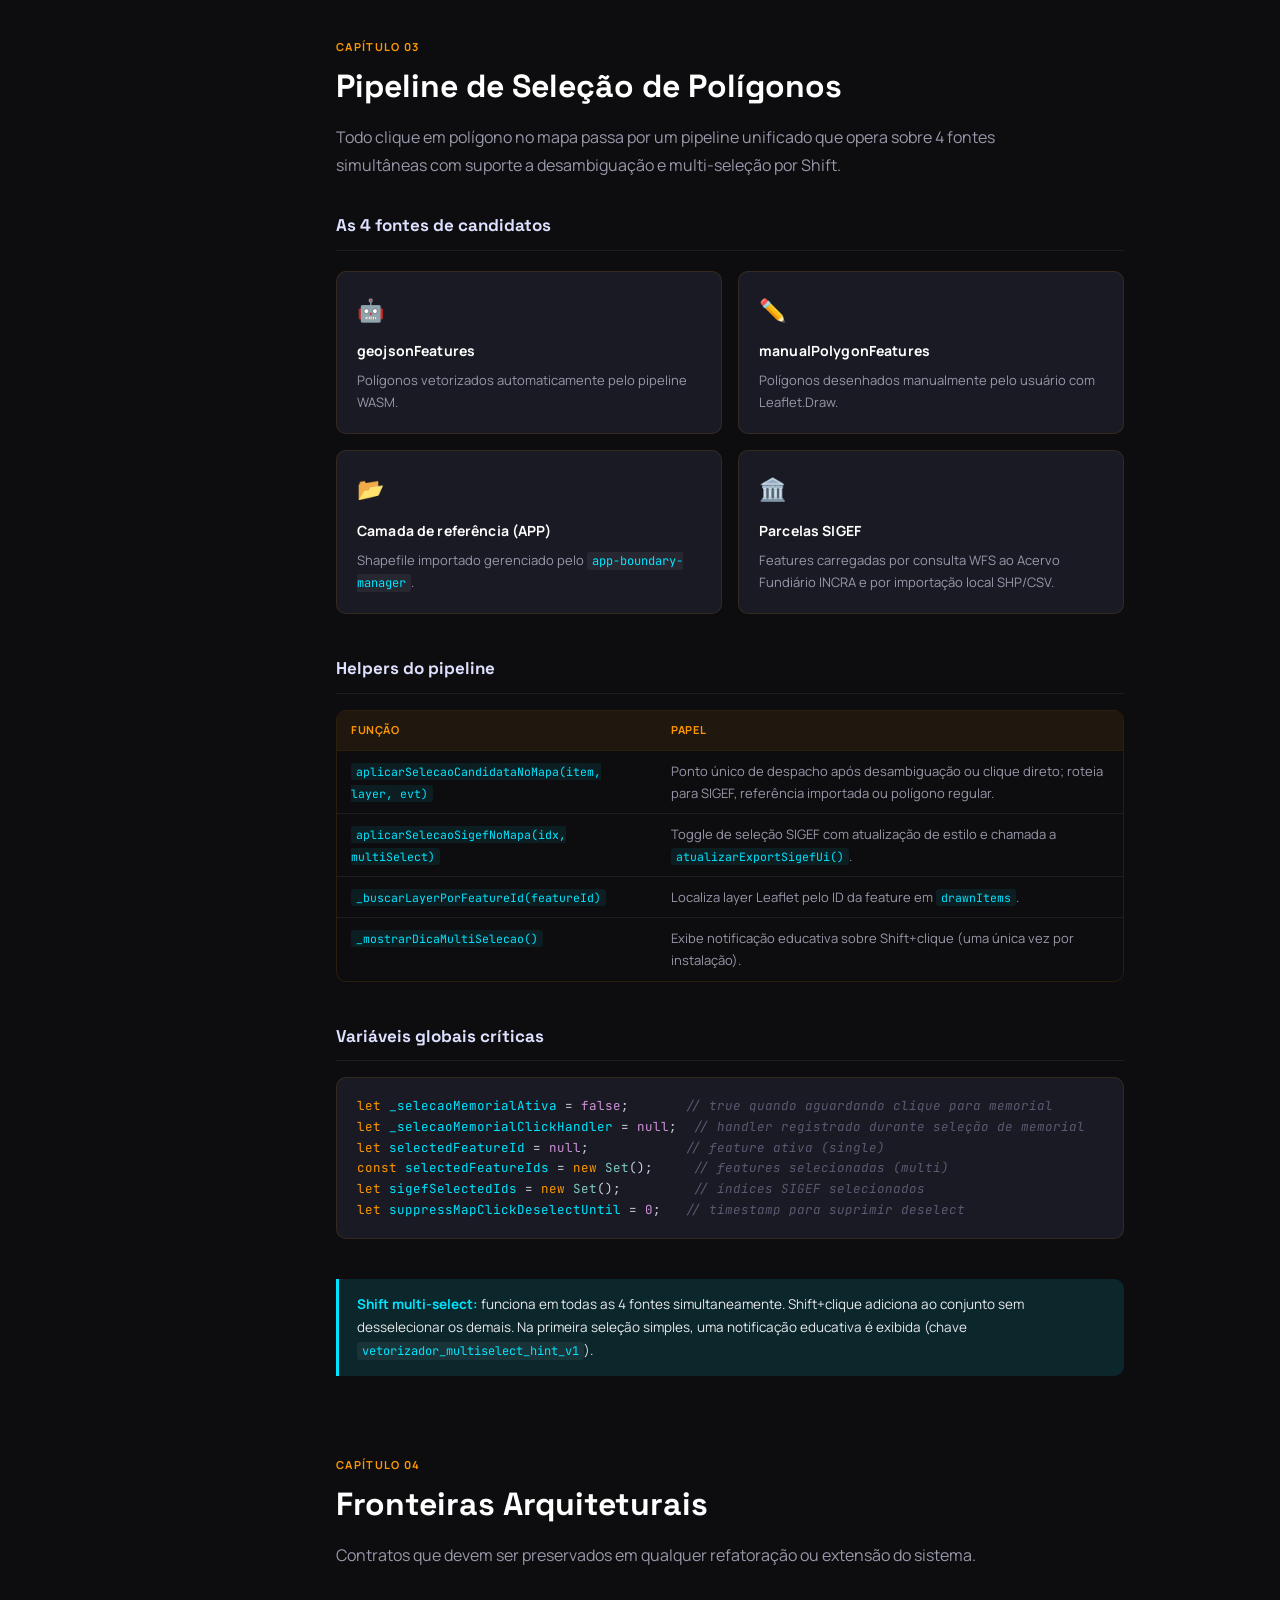
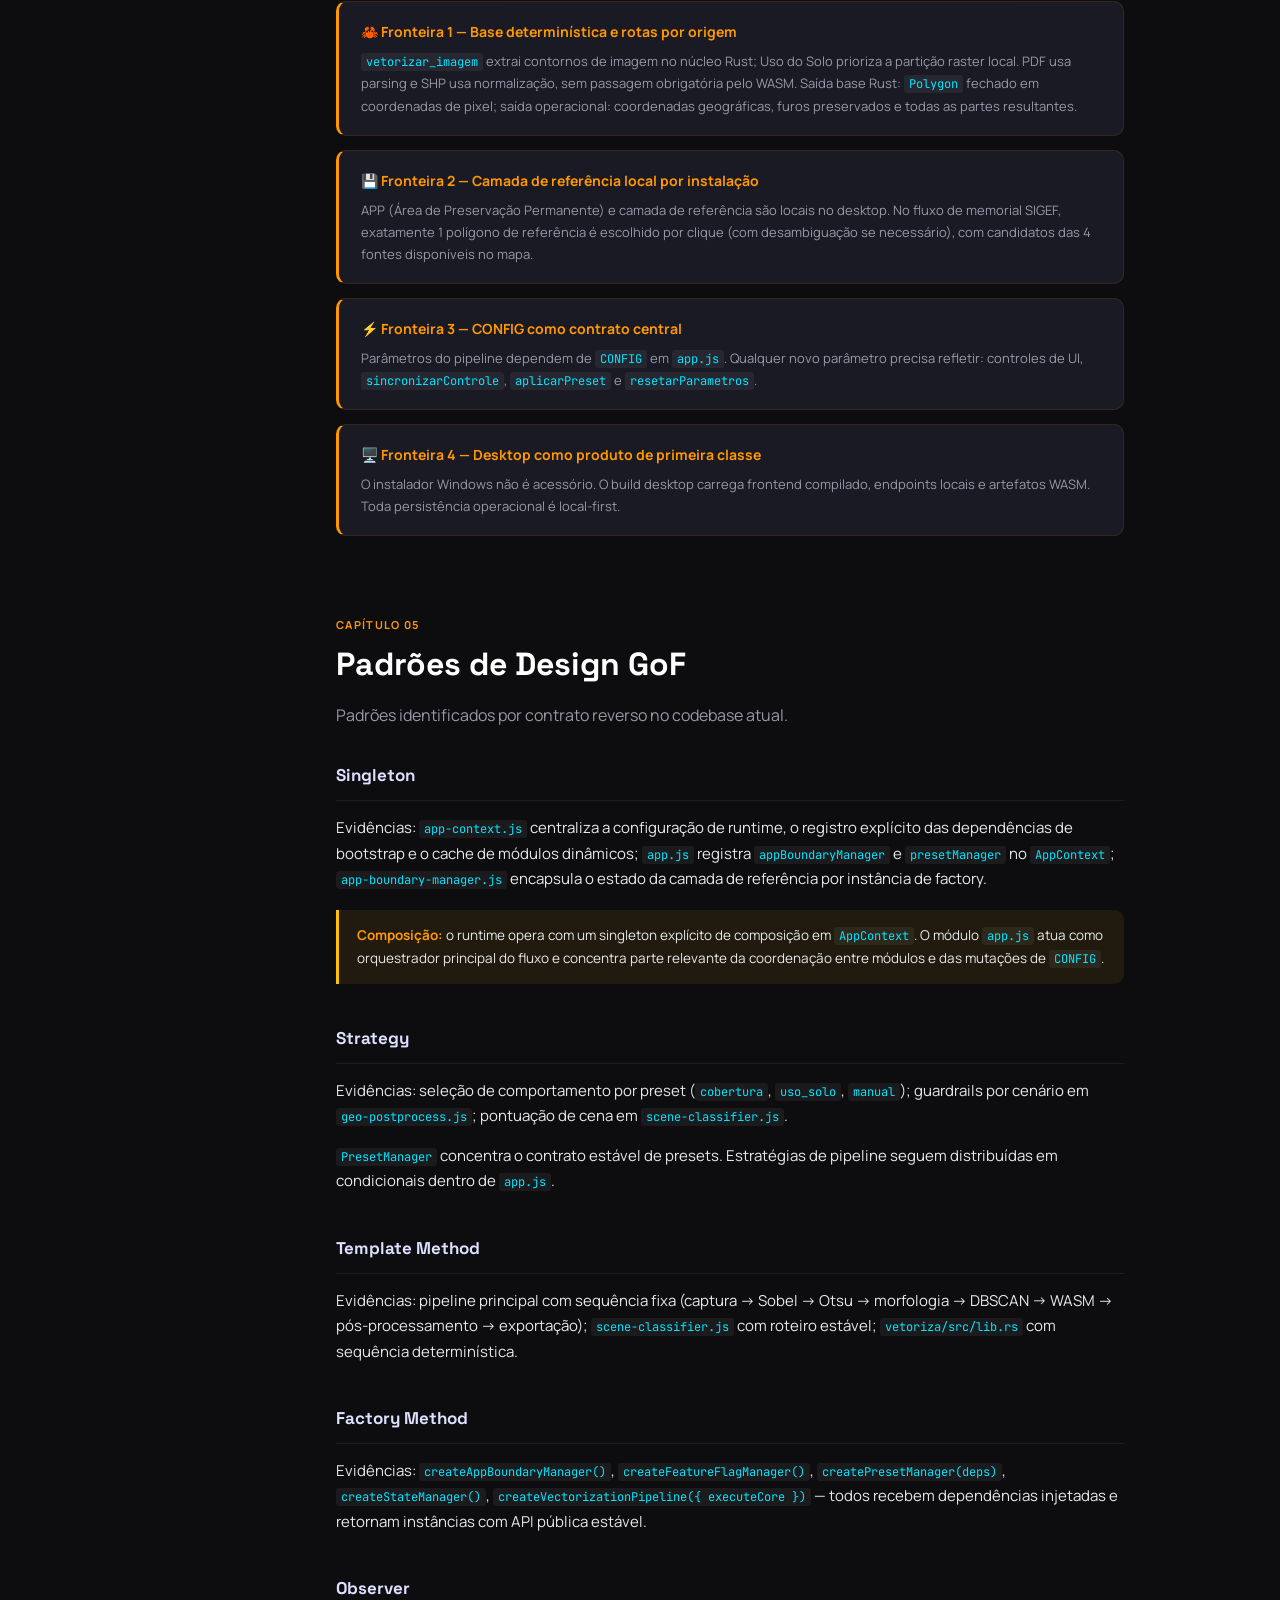
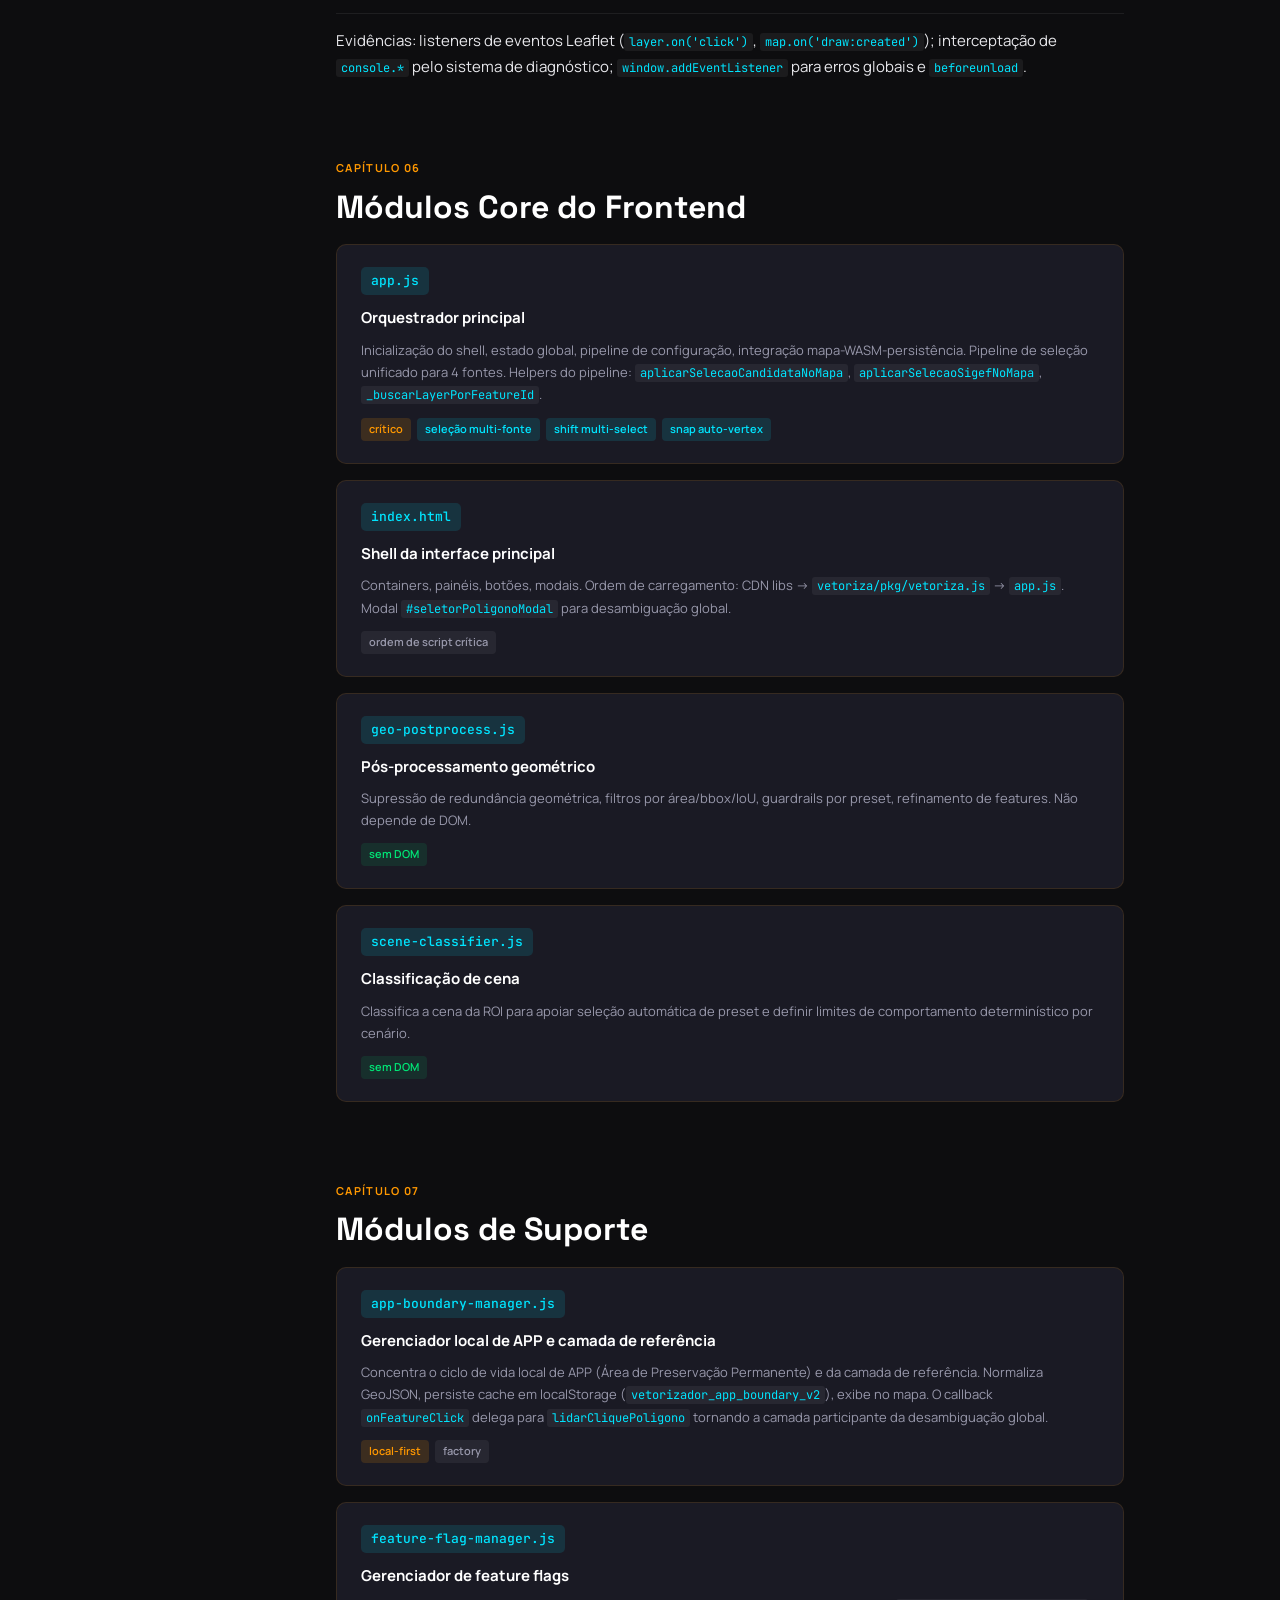
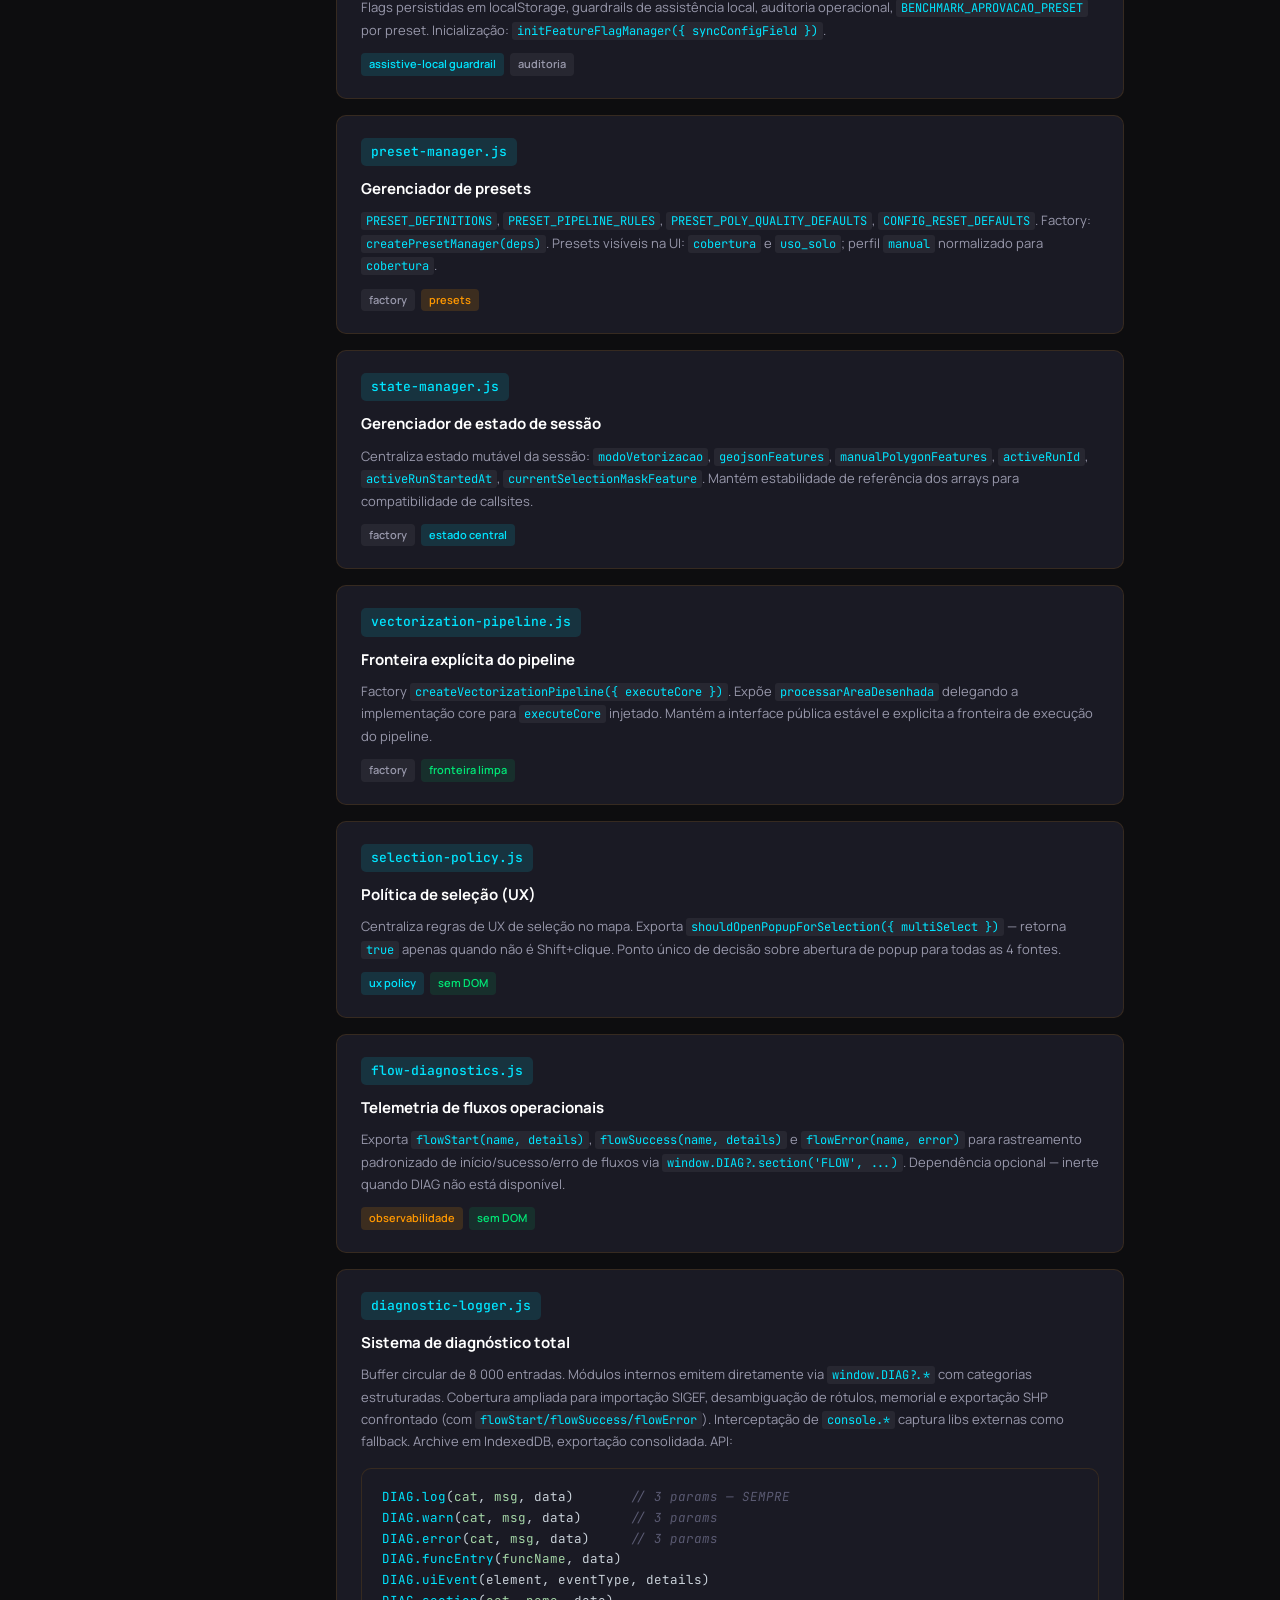
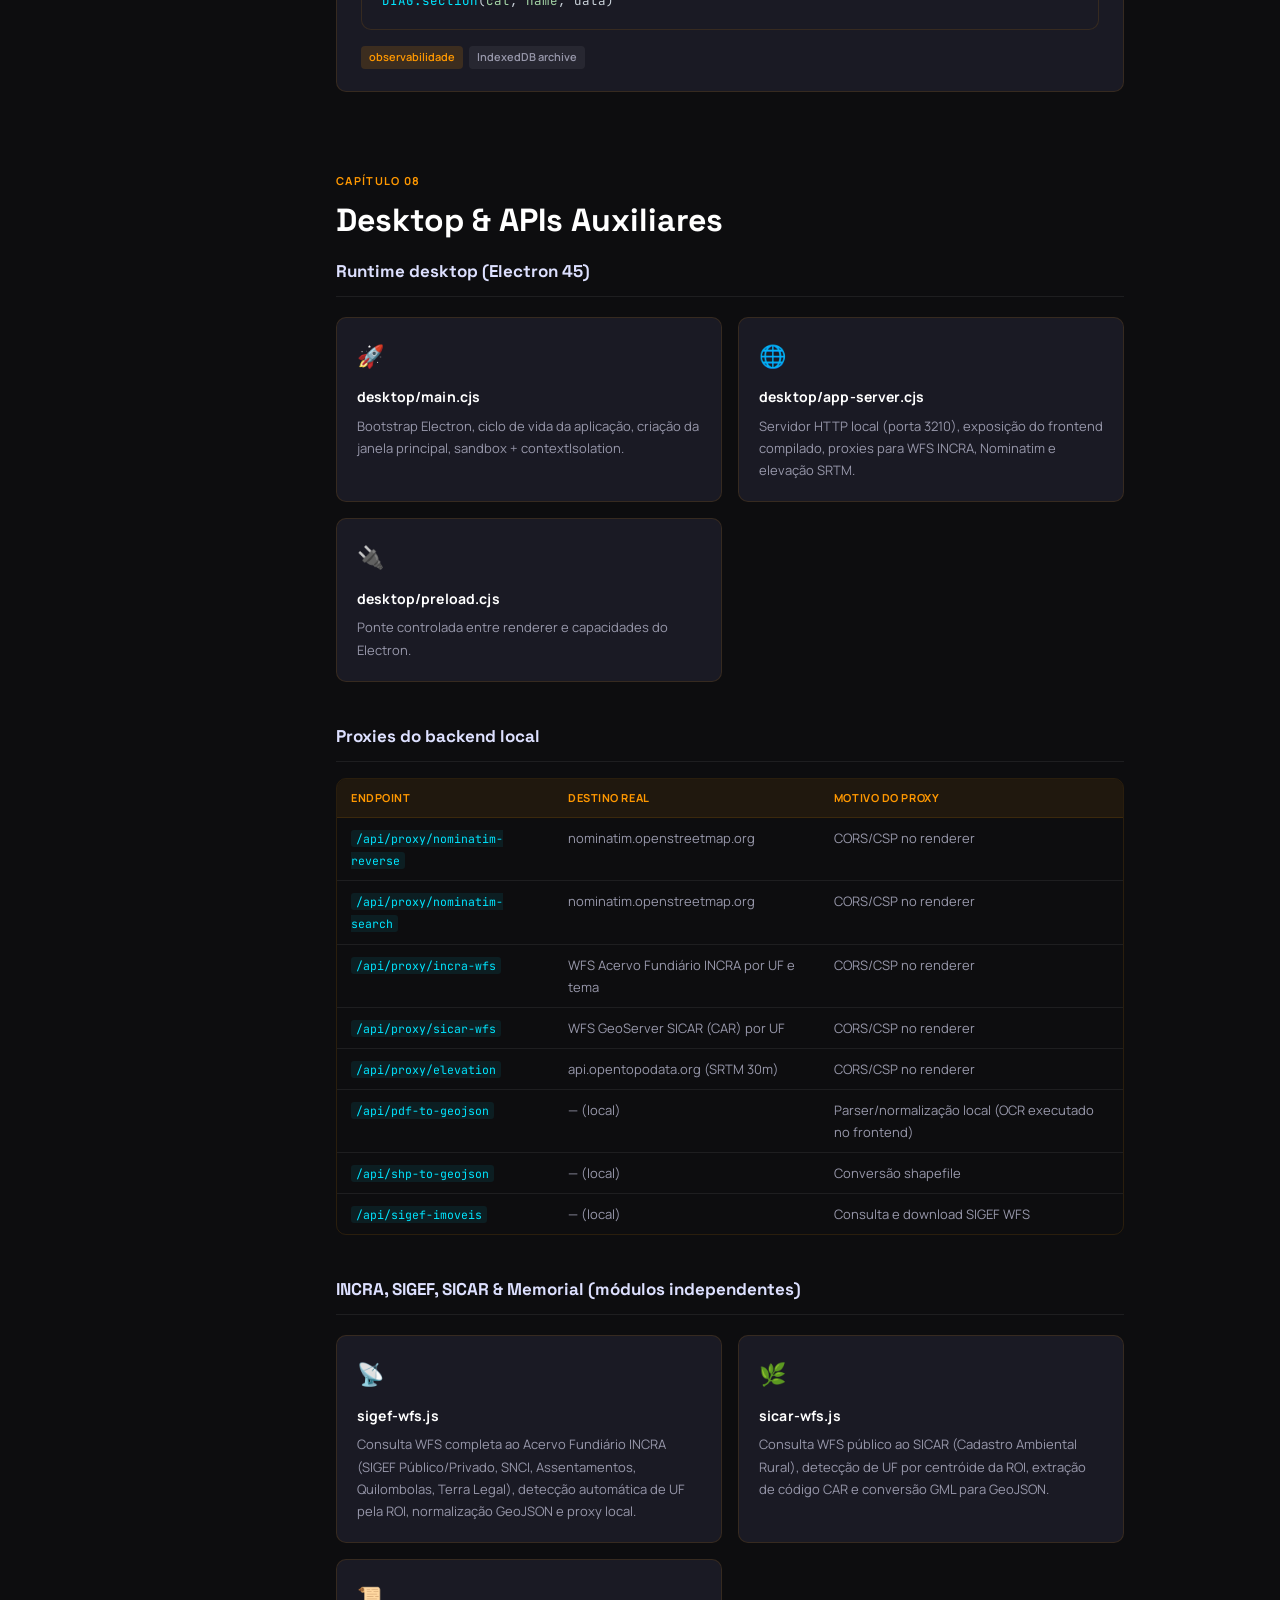
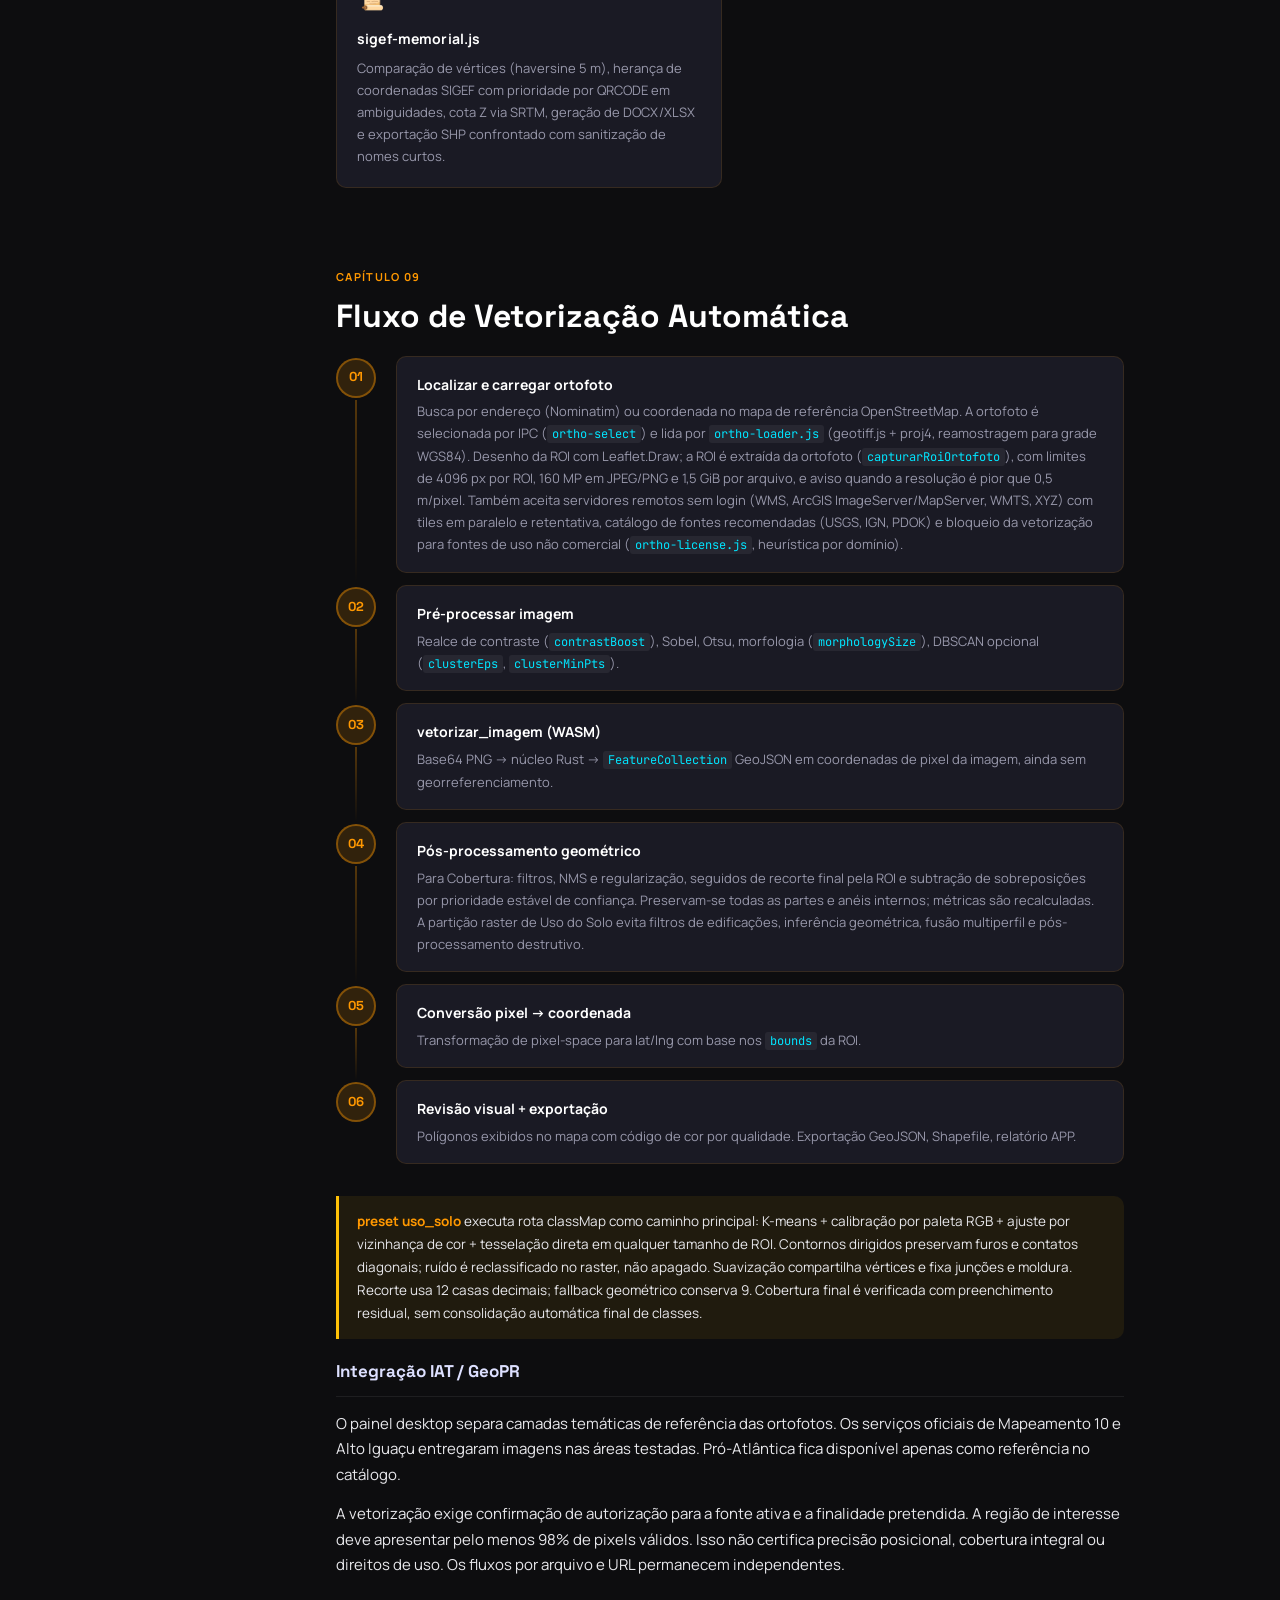
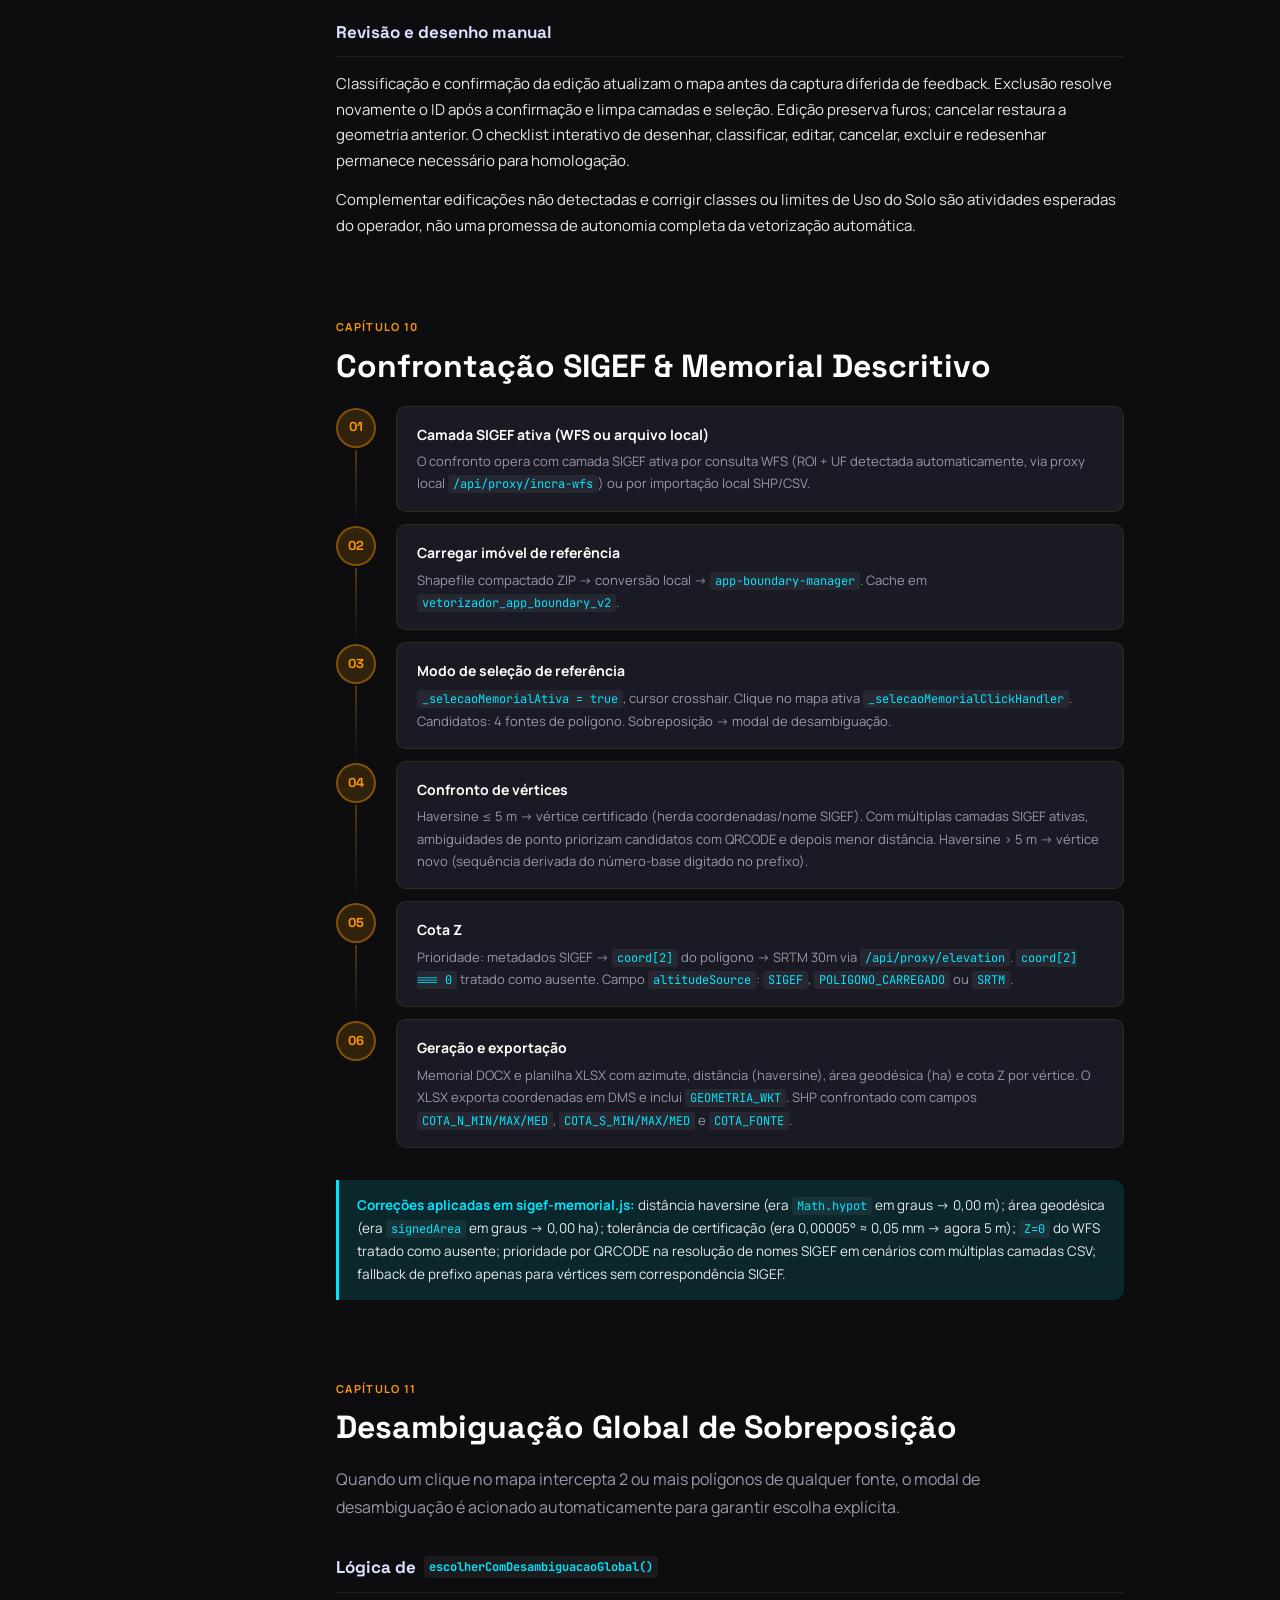
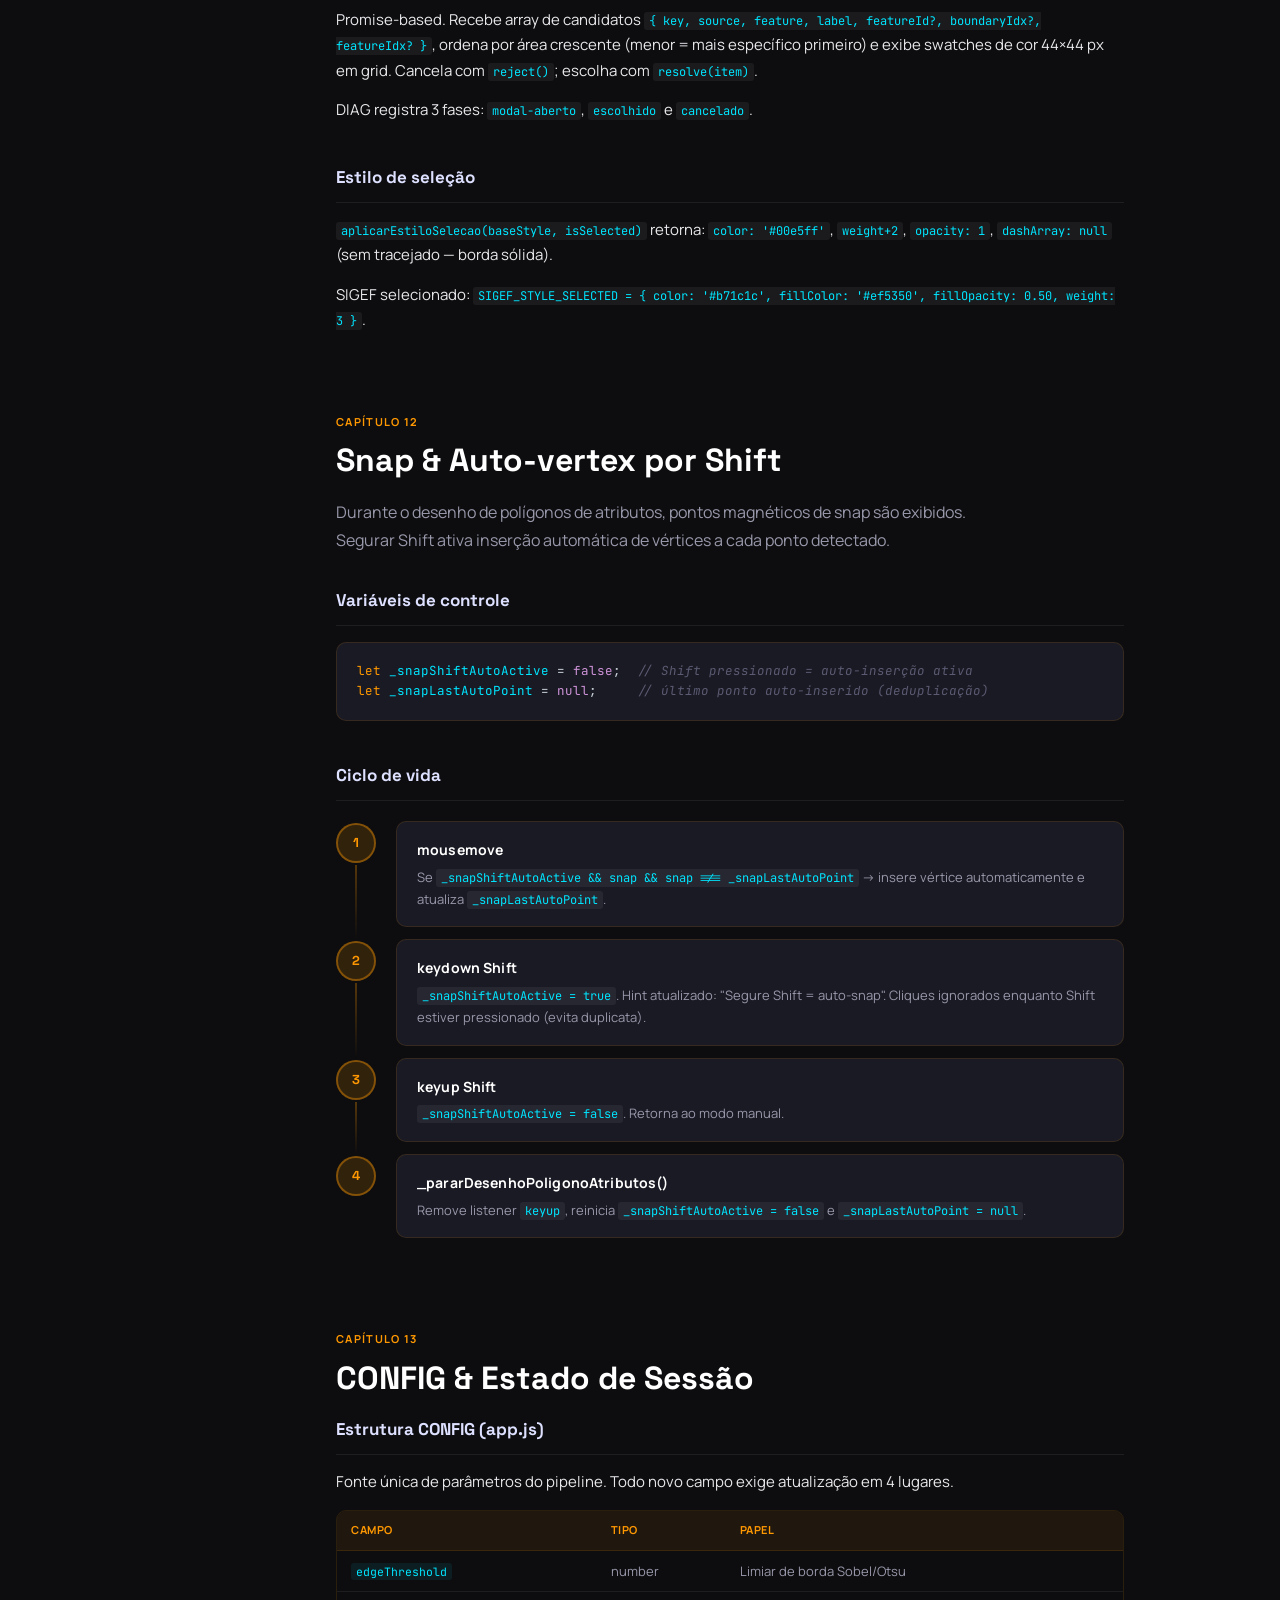
<file: engenharia/index.html>
﻿<!DOCTYPE html>
<html lang="pt-BR">

<head>
  <meta charset="UTF-8" />
  <meta name="viewport" content="width=device-width, initial-scale=1.0" />
  <meta name="description"
    content="Engenharia do Vetorizador — documentação técnica completa: arquitetura, módulos, pipeline e contratos." />
  <title>Engenharia | Vetorizador</title>
  <link rel="icon" href="../favicon.ico" sizes="any" />
  <link rel="preconnect" href="https://fonts.googleapis.com" />
  <link rel="preconnect" href="https://fonts.gstatic.com" crossorigin />
  <link
    href="https://fonts.googleapis.com/css2?family=Manrope:wght@400;500;600;700;800&family=Space+Grotesk:wght@500;700&family=JetBrains+Mono:wght@400;500&display=swap"
    rel="stylesheet" />
  <link rel="stylesheet" href="style.css" />

</head>

<body>

  <div id="progress-bar"></div>

  <!-- TOPBAR -->
  <header class="topbar">
    <div class="topbar-left">
      <button class="menu-toggle" id="menuToggle" aria-label="Menu">☰</button>
      <a href="../index.html" class="topbar-back">← Portfólio</a>
      <span class="topbar-sep">/</span>
      <span class="topbar-title">Engenharia</span>
    </div>
    <div class="topbar-right">
      <span class="topbar-badge">21/11/2026 · v1.4.7</span>
    </div>
  </header>

  <div class="sidebar-backdrop" id="sidebarBackdrop"></div>

  <div class="layout">
    <aside class="sidebar" id="sidebar">
      <div class="sidebar-section">
        <span class="sidebar-label">Arquitetura & Núcleo</span>
        <nav>
          <a href="#visao-geral"><span class="nav-icon">🏛️</span>Visão Geral</a>
          <a href="#subsystems"><span class="nav-icon">🧩</span>Subsistemas</a>
          <a href="#pipeline-selecao"><span class="nav-icon">📍</span>Pipeline de Seleção</a>
          <a href="#fronteiras"><span class="nav-icon">🧱</span>Fronteiras</a>
          <a href="#padroes-gof"><span class="nav-icon">🧠</span>Padrões GoF</a>
          <a href="#modulos-core"><span class="nav-icon">🦀</span>Módulos Core</a>
          <a href="#modulos-suporte"><span class="nav-icon">🛠️</span>Módulos de Suporte</a>
          <a href="#modulos-desktop"><span class="nav-icon">🖥️</span>Desktop & APIs</a>
          <a href="#fluxo-vetorizacao"><span class="nav-icon">🌿</span>Fluxo de Vetorização</a>
          <a href="#fluxo-sigef"><span class="nav-icon">📐</span>SIGEF & Memorial</a>
          <a href="#fluxo-desambiguacao"><span class="nav-icon">🧭</span>Desambiguação Global</a>
          <a href="#fluxo-snap"><span class="nav-icon">🧲</span>Snap & Auto-vertex</a>
        </nav>
      </div>
      <hr class="sidebar-divider" />
      <div class="sidebar-section">
        <span class="sidebar-label">Configuração & Contratos</span>
        <nav>
          <a href="#config-runtime"><span class="nav-icon">⚡</span>CONFIG & Runtime</a>
          <a href="#persistencia"><span class="nav-icon">💾</span>Persistência Local</a>
          <a href="#wasm-contract"><span class="nav-icon">🦀</span>Contrato WASM</a>
          <a href="#diag"><span class="nav-icon">🔬</span>Diagnóstico</a>
        </nav>
      </div>
      <hr class="sidebar-divider" />
      <div class="sidebar-section">
        <span class="sidebar-label">Qualidade & Escala</span>
        <nav>
          <a href="#seguranca-runtime"><span class="nav-icon">🛡️</span>Segurança Runtime</a>
          <a href="#requisitos"><span class="nav-icon">✅</span>Rastreabilidade RF</a>
          <a href="#rnf"><span class="nav-icon">📐</span>RNF</a>
          <a href="#fechamento-qa"><span class="nav-icon">🔬</span>Validação do ciclo</a>
          <a href="#escala-estrutura"><span class="nav-icon">🚀</span>Escala & Estrutura</a>
          <a href="#build"><span class="nav-icon">🔨</span>Build & Runbooks</a>
        </nav>
      </div>
      <hr class="sidebar-divider" />
      <div class="sidebar-section">
        <span class="sidebar-label">Artefatos</span>
        <nav>
          <a href="abb.html"><span class="nav-icon">🌳</span>ABB · PDFtoArcGIS + Vetorizador</a>
        </nav>
      </div>
    </aside>

    <!-- MAIN CONTENT -->
    <main class="main">

      <!-- CAPA -->
      <div class="cover" id="capa">
        <span class="cover-kicker">Documentação Técnica Completa</span>
        <h1>Engenharia do<br /><span>Vetorizador</span></h1>
        <p class="cover-desc">
          Uma revista técnica sobre a arquitetura, módulos, pipeline e contratos do Vetorizador —
          software desktop para produção geoespacial e documental com núcleo determinístico Rust/WASM.
        </p>
        <div class="cover-meta">
          <div class="cover-meta-item"><span>📅</span><span>21 de novembro de 2026</span></div>
          <div class="cover-meta-item"><span>📦</span><span>Engenharia 1.4.7 · MSIX histórico 1.4.0.2</span></div>
          <div class="cover-meta-item"><span>🦀</span><span>Rust + WASM</span></div>
          <div class="cover-meta-item"><span>⚡</span><span>Electron 45 + Vite 8</span></div>
          <div class="cover-meta-item"><span>📦</span><span>33 módulos catalogados</span></div>
        </div>
      </div>

      <!-- ÍNDICE -->
      <div class="toc" id="indice">
        <h3>Índice dos Capítulos</h3>
        <ul class="toc-list">
          <li><a href="#visao-geral"><span class="toc-num">01</span>Visão Geral da Arquitetura</a></li>
          <li><a href="#subsystems"><span class="toc-num">02</span>Subsistemas</a></li>
          <li><a href="#pipeline-selecao"><span class="toc-num">03</span>Pipeline de Seleção</a></li>
          <li><a href="#fronteiras"><span class="toc-num">04</span>Fronteiras Arquiteturais</a></li>
          <li><a href="#padroes-gof"><span class="toc-num">05</span>Padrões GoF</a></li>
          <li><a href="#modulos-core"><span class="toc-num">06</span>Módulos Core</a></li>
          <li><a href="#modulos-suporte"><span class="toc-num">07</span>Módulos de Suporte</a></li>
          <li><a href="#modulos-desktop"><span class="toc-num">08</span>Desktop & APIs</a></li>
          <li><a href="#fluxo-vetorizacao"><span class="toc-num">09</span>Fluxo de Vetorização</a></li>
          <li><a href="#fluxo-sigef"><span class="toc-num">10</span>SIGEF & Memorial</a></li>
          <li><a href="#fluxo-desambiguacao"><span class="toc-num">11</span>Desambiguação Global</a></li>
          <li><a href="#fluxo-snap"><span class="toc-num">12</span>Snap & Auto-vertex</a></li>
          <li><a href="#config-runtime"><span class="toc-num">13</span>CONFIG & Estado de Sessão</a></li>
          <li><a href="#persistencia"><span class="toc-num">14</span>Persistência Local</a></li>
          <li><a href="#wasm-contract"><span class="toc-num">15</span>Contrato WASM</a></li>
          <li><a href="#diag"><span class="toc-num">16</span>Sistema de Diagnóstico</a></li>
          <li><a href="#seguranca-runtime"><span class="toc-num">17</span>Segurança do Runtime</a></li>
          <li><a href="#requisitos"><span class="toc-num">18</span>Rastreabilidade RF</a></li>
          <li><a href="#rnf"><span class="toc-num">19</span>Requisitos Não Funcionais</a></li>
          <li><a href="#escala-estrutura"><span class="toc-num">20</span>Escala & Estrutura</a></li>
          <li><a href="#build"><span class="toc-num">21</span>Build & Runbooks</a></li>
          <li><a href="#fechamento-qa"><span class="toc-num">22</span>Fechamento de Validação</a></li>
        </ul>
      </div>

      <!-- ═══ CAPÍTULO 1: VISÃO GERAL ═══ -->
      <section class="chapter" id="visao-geral">
        <span class="chapter-eyebrow">Capítulo 01</span>
        <h2>Visão Geral da Arquitetura</h2>
        <p class="chapter-lead">
          O Vetorizador é um sistema desktop composto por renderer local em Electron, serviços locais em Node.js e
          um núcleo determinístico de vetorização em Rust/WebAssembly. A arquitetura prioriza entrega operacional
          local-first.
        </p>

        <div class="stat-grid">
          <div class="stat-item"><span class="stat-num">6</span><span class="stat-label">Subsistemas</span></div>
          <div class="stat-item"><span class="stat-num">33</span><span class="stat-label">Módulos catalogados</span></div>
          <div class="stat-item"><span class="stat-num">4</span><span class="stat-label">Fontes de polígono</span></div>
          <div class="stat-item"><span class="stat-num">WASM</span><span class="stat-label">Núcleo soberano</span></div>
        </div>

        <div class="section">
          <h3>Fluxo arquitetural principal</h3>
          <div class="pipeline">
            <div class="pipeline-step">
              <div class="step-num">1</div>
              <div class="step-body">
                <h4>UI Leaflet + Controles</h4>
                <p>Usuário localiza área, desenha ROI e configura preset.</p>
              </div>
            </div>
            <div class="pipeline-step">
              <div class="step-num">2</div>
              <div class="step-body">
                <h4>Pré-processamento JS</h4>
                <p>Realce de contraste, Sobel, Otsu, morfologia e DBSCAN opcional.</p>
              </div>
            </div>
            <div class="pipeline-step">
              <div class="step-num">3</div>
              <div class="step-body">
                <h4>vetorizar_imagem (Rust/WASM)</h4>
                <p>Núcleo determinístico converte imagem em polígonos GeoJSON.</p>
              </div>
            </div>
            <div class="pipeline-step">
              <div class="step-num">4</div>
              <div class="step-body">
                <h4>Seleção, revisão e desambiguação</h4>
                <p>Guardrails por preset, regularização geométrica, modal de desambiguação entre fontes sobrepostas,
                  Shift multi-select cruzado.</p>
              </div>
            </div>
            <div class="pipeline-step">
              <div class="step-num">4A</div>
              <div class="step-body">
                <h4>Topologia específica por preset</h4>
                <p>Uso do Solo verifica e completa a partição da ROI. Cobertura recorta edificações e subtrai
                  sobreposições por confiança, sem preencher o terreno. Processamento cooperativo cede à interface.</p>
              </div>
            </div>
            <div class="pipeline-step">
              <div class="step-num">5</div>
              <div class="step-body">
                <h4>Exportação / Persistência local</h4>
                <p>GeoJSON, Shapefile, memorial DOCX, planilha XLSX ou relatório PDF. No confronto SIGEF, ZIP com SHP
                  de polígono + pontos de vértice (DE/PARA). Runs e feedback persistidos em IndexedDB.</p>
              </div>
            </div>
          </div>
        </div>

        <div class="callout">
          <strong>Princípio central:</strong> operação assistiva local com base determinística Rust/WASM.
          Uso do Solo usa partição raster por cor como rota geométrica principal, com fallback por máscara/WASM.
          Revisão de contornos, classes e complementação manual fazem parte do trabalho profissional.
        </div>
        <div class="callout callout-cyan">
          <strong>Contrato de cobertura da ROI:</strong> partição total é exclusiva de Uso do Solo.
          Cobertura não cria polígonos artificiais para ocupar espaços entre edificações.
          Acurácia da detecção e validade topológica são verificações distintas.
        </div>
      </section>

      <!-- ═══ CAPÍTULO 2: SUBSISTEMAS ═══ -->
      <section class="chapter" id="subsystems">
        <span class="chapter-eyebrow">Capítulo 02</span>
        <h2>Subsistemas</h2>
        <p class="chapter-lead">O produto é organizado em 6 subsistemas com responsabilidades bem delimitadas.</p>

        <div class="card-grid">
          <div class="card">
            <span class="card-icon">🗺️</span>
            <h4>Shell principal de interface</h4>
              <p>Features carregadas por consulta WFS ao Acervo Fundiário INCRA ou por importação local SHP/CSV.</p>
              exibição de resultados e embed do PDFSpliter.</p>
          </div>
          <div class="card">
            <span class="card-icon">⚙️</span>
            <h4>Pipeline de vetorização</h4>
            <p><code>app.js</code>, <code>geo-postprocess.js</code>, <code>scene-classifier.js</code>,
              <code>vetoriza/src/lib.rs</code> — captura ROI → WASM → pós-processamento → exportação.</p>
          </div>
          <div class="card">
            <span class="card-icon">💾</span>
            <h4>Persistência e estado</h4>
            <p><code>app-boundary-manager.js</code> + trechos de <code>app.js</code> — IndexedDB operacional,
              localStorage, camada de referência APP local por instalação.</p>
          </div>
          <div class="card">
            <span class="card-icon">📡</span>
            <h4>Serviços embarcados e APIs</h4>
            <p><code>api/pdf-to-geojson/*</code>, <code>api/shp-to-geojson/*</code> — PDFtoArcGIS determinístico,
              parsing local e conversão SHP.</p>
          </div>
          <div class="card">
            <span class="card-icon">🧾</span>
            <h4>Confrontação SIGEF & Memorial</h4>
            <p><code>sigef-wfs.js</code>, <code>sigef-memorial.js</code>, <code>app.js</code> — consulta WFS,
              importação SIGEF por SHP/CSV, seleção/desambiguação de referência, confronto de vértices com prioridade
              por QRCODE em ambiguidades, geração de DOCX/XLSX e exportação SHP dupla (polígono + pontos) com cota Z.</p>
          </div>
          <div class="card">
            <span class="card-icon">🖥️</span>
            <h4>Runtime desktop</h4>
            <p><code>desktop/main.cjs</code>, <code>desktop/app-server.cjs</code>, <code>desktop/preload.cjs</code> —
              janela Electron, servidor HTTP local, proxies e instalador Windows.</p>
          </div>
        </div>
      </section>

      <!-- ═══ CAPÍTULO 3: PIPELINE DE SELEÇÃO ═══ -->
      <section class="chapter" id="pipeline-selecao">
        <span class="chapter-eyebrow">Capítulo 03</span>
        <h2>Pipeline de Seleção de Polígonos</h2>
        <p class="chapter-lead">
          Todo clique em polígono no mapa passa por um pipeline unificado que opera sobre 4 fontes simultâneas com
          suporte a desambiguação e multi-seleção por Shift.
        </p>

        <div class="section">
          <h3>As 4 fontes de candidatos</h3>
          <div class="card-grid">
            <div class="card">
              <span class="card-icon">🤖</span>
              <h4>geojsonFeatures</h4>
              <p>Polígonos vetorizados automaticamente pelo pipeline WASM.</p>
            </div>
            <div class="card">
              <span class="card-icon">✏️</span>
              <h4>manualPolygonFeatures</h4>
              <p>Polígonos desenhados manualmente pelo usuário com Leaflet.Draw.</p>
            </div>
            <div class="card">
              <span class="card-icon">📂</span>
              <h4>Camada de referência (APP)</h4>
              <p>Shapefile importado gerenciado pelo <code>app-boundary-manager</code>.</p>
            </div>
            <div class="card">
              <span class="card-icon">🏛️</span>
              <h4>Parcelas SIGEF</h4>
              <p>Features carregadas por consulta WFS ao Acervo Fundiário INCRA e por importação local SHP/CSV.</p>
            </div>
          </div>
        </div>

        <div class="section">
          <h3>Helpers do pipeline</h3>
          <div class="table-wrap">
            <table>
              <thead>
                <tr>
                  <th>Função</th>
                  <th>Papel</th>
                </tr>
              </thead>
              <tbody>
                <tr>
                  <td><code>aplicarSelecaoCandidataNoMapa(item, layer, evt)</code></td>
                  <td>Ponto único de despacho após desambiguação ou clique direto; roteia para SIGEF, referência
                    importada ou polígono regular.</td>
                </tr>
                <tr>
                  <td><code>aplicarSelecaoSigefNoMapa(idx, multiSelect)</code></td>
                  <td>Toggle de seleção SIGEF com atualização de estilo e chamada a
                    <code>atualizarExportSigefUi()</code>.</td>
                </tr>
                <tr>
                  <td><code>_buscarLayerPorFeatureId(featureId)</code></td>
                  <td>Localiza layer Leaflet pelo ID da feature em <code>drawnItems</code>.</td>
                </tr>
                <tr>
                  <td><code>_mostrarDicaMultiSelecao()</code></td>
                  <td>Exibe notificação educativa sobre Shift+clique (uma única vez por instalação).</td>
                </tr>
              </tbody>
            </table>
          </div>
        </div>

        <div class="section">
          <h3>Variáveis globais críticas</h3>
          <pre><span class="kw">let</span> <span class="fn">_selecaoMemorialAtiva</span> = <span class="num">false</span>;       <span class="cm">// true quando aguardando clique para memorial</span>
<span class="kw">let</span> <span class="fn">_selecaoMemorialClickHandler</span> = <span class="num">null</span>;  <span class="cm">// handler registrado durante seleção de memorial</span>
<span class="kw">let</span> <span class="fn">selectedFeatureId</span> = <span class="num">null</span>;            <span class="cm">// feature ativa (single)</span>
<span class="kw">const</span> <span class="fn">selectedFeatureIds</span> = <span class="kw">new</span> <span class="type">Set</span>();     <span class="cm">// features selecionadas (multi)</span>
<span class="kw">let</span> <span class="fn">sigefSelectedIds</span> = <span class="kw">new</span> <span class="type">Set</span>();         <span class="cm">// índices SIGEF selecionados</span>
<span class="kw">let</span> <span class="fn">suppressMapClickDeselectUntil</span> = <span class="num">0</span>;   <span class="cm">// timestamp para suprimir deselect</span></pre>
        </div>

        <div class="callout callout-cyan">
          <strong>Shift multi-select:</strong> funciona em todas as 4 fontes simultaneamente. Shift+clique adiciona ao
          conjunto sem desselecionar os demais. Na primeira seleção simples, uma notificação educativa é exibida (chave
          <code>vetorizador_multiselect_hint_v1</code>).
        </div>
      </section>

      <!-- ═══ CAPÍTULO 4: FRONTEIRAS ═══ -->
      <section class="chapter" id="fronteiras">
        <span class="chapter-eyebrow">Capítulo 04</span>
        <h2>Fronteiras Arquiteturais</h2>
        <p class="chapter-lead">Contratos que devem ser preservados em qualquer refatoração ou extensão do sistema.</p>

        <div class="boundary-card">
          <h4>🦀 Fronteira 1 — Base determinística e rotas por origem</h4>
          <p><code>vetorizar_imagem</code> extrai contornos de imagem no núcleo Rust; Uso do Solo prioriza a
            partição raster local. PDF usa parsing e SHP usa normalização, sem passagem obrigatória pelo WASM.
            Saída base Rust: <code>Polygon</code> fechado em coordenadas de pixel; saída operacional:
            coordenadas geográficas, furos preservados e todas as partes resultantes.</p>
        </div>
        <div class="boundary-card">
          <h4>💾 Fronteira 2 — Camada de referência local por instalação</h4>
          <p>APP (Área de Preservação Permanente) e camada de referência são locais no desktop. No fluxo de memorial SIGEF, exatamente
            1 polígono de referência é escolhido por clique (com desambiguação se necessário), com candidatos das 4
            fontes disponíveis no mapa.</p>
        </div>
        <div class="boundary-card">
          <h4>⚡ Fronteira 3 — CONFIG como contrato central</h4>
          <p>Parâmetros do pipeline dependem de <code>CONFIG</code> em <code>app.js</code>. Qualquer novo parâmetro
            precisa refletir: controles de UI, <code>sincronizarControle</code>, <code>aplicarPreset</code> e
            <code>resetarParametros</code>.</p>
        </div>
        <div class="boundary-card">
          <h4>🖥️ Fronteira 4 — Desktop como produto de primeira classe</h4>
          <p>O instalador Windows não é acessório. O build desktop carrega frontend compilado, endpoints locais e
            artefatos WASM. Toda persistência operacional é local-first.</p>
        </div>
      </section>

      <!-- ═══ CAPÍTULO 5: PADRÕES GoF ═══ -->
      <section class="chapter" id="padroes-gof">
        <span class="chapter-eyebrow">Capítulo 05</span>
        <h2>Padrões de Design GoF</h2>
        <p class="chapter-lead">Padrões identificados por contrato reverso no codebase atual.</p>

        <div class="section">
          <h3>Singleton</h3>
          <p>Evidências: <code>app-context.js</code> centraliza a configuração de runtime, o registro explícito das
            dependências de bootstrap e o cache de módulos dinâmicos; <code>app.js</code> registra
            <code>appBoundaryManager</code> e <code>presetManager</code> no <code>AppContext</code>; 
            <code>app-boundary-manager.js</code> encapsula o estado da camada de referência por instância de factory.</p>
          <div class="callout callout-warn">
            <strong>Composição:</strong> o runtime opera com um singleton explícito de composição em
            <code>AppContext</code>. O módulo <code>app.js</code> atua como orquestrador principal do fluxo e concentra
            parte relevante da coordenação entre módulos e das mutações de <code>CONFIG</code>.
          </div>
        </div>

        <div class="section">
          <h3>Strategy</h3>
          <p>Evidências: seleção de comportamento por preset (<code>cobertura</code>, <code>uso_solo</code>,
            <code>manual</code>); guardrails por cenário em <code>geo-postprocess.js</code>; pontuação de cena em
            <code>scene-classifier.js</code>.</p>
          <p><code>PresetManager</code> concentra o contrato estável de presets. Estratégias de pipeline seguem
            distribuídas em condicionais dentro de <code>app.js</code>.</p>
        </div>

        <div class="section">
          <h3>Template Method</h3>
          <p>Evidências: pipeline principal com sequência fixa (captura → Sobel → Otsu → morfologia → DBSCAN → WASM →
            pós-processamento → exportação); <code>scene-classifier.js</code> com roteiro estável;
            <code>vetoriza/src/lib.rs</code> com sequência determinística.</p>
        </div>

        <div class="section">
          <h3>Factory Method</h3>
          <p>Evidências: <code>createAppBoundaryManager()</code>, <code>createFeatureFlagManager()</code>,
            <code>createPresetManager(deps)</code>, <code>createStateManager()</code>,
            <code>createVectorizationPipeline({ executeCore })</code> — todos recebem dependências injetadas e retornam
            instâncias com API pública estável.</p>
        </div>

        <div class="section">
          <h3>Observer</h3>
          <p>Evidências: listeners de eventos Leaflet (<code>layer.on('click')</code>,
            <code>map.on('draw:created')</code>); interceptação de <code>console.*</code> pelo sistema de diagnóstico;
            <code>window.addEventListener</code> para erros globais e <code>beforeunload</code>.</p>
        </div>
      </section>

      <!-- ═══ CAPÍTULO 6: MÓDULOS CORE ═══ -->
      <section class="chapter" id="modulos-core">
        <span class="chapter-eyebrow">Capítulo 06</span>
        <h2>Módulos Core do Frontend</h2>

        <div class="module-card">
          <span class="module-name">app.js</span>
          <h4>Orquestrador principal</h4>
          <p>Inicialização do shell, estado global, pipeline de configuração, integração mapa-WASM-persistência.
            Pipeline de seleção unificado para 4 fontes. Helpers do pipeline: <code>aplicarSelecaoCandidataNoMapa</code>,
            <code>aplicarSelecaoSigefNoMapa</code>, <code>_buscarLayerPorFeatureId</code>.</p>
          <div class="module-tags">
            <span class="tag tag-amber">crítico</span>
            <span class="tag tag-cyan">seleção multi-fonte</span>
            <span class="tag tag-cyan">shift multi-select</span>
            <span class="tag tag-cyan">snap auto-vertex</span>
          </div>
        </div>

        <div class="module-card">
          <span class="module-name">index.html</span>
          <h4>Shell da interface principal</h4>
          <p>Containers, painéis, botões, modais. Ordem de carregamento: CDN libs →
            <code>vetoriza/pkg/vetoriza.js</code> → <code>app.js</code>. Modal <code>#seletorPoligonoModal</code> para
            desambiguação global.</p>
          <div class="module-tags"><span class="tag">ordem de script crítica</span></div>
        </div>

        <div class="module-card">
          <span class="module-name">geo-postprocess.js</span>
          <h4>Pós-processamento geométrico</h4>
          <p>Supressão de redundância geométrica, filtros por área/bbox/IoU, guardrails por preset, refinamento de
            features. Não depende de DOM.</p>
          <div class="module-tags"><span class="tag tag-green">sem DOM</span></div>
        </div>

        <div class="module-card">
          <span class="module-name">scene-classifier.js</span>
          <h4>Classificação de cena</h4>
          <p>Classifica a cena da ROI para apoiar seleção automática de preset e definir limites de comportamento
            determinístico por cenário.</p>
          <div class="module-tags"><span class="tag tag-green">sem DOM</span></div>
        </div>
      </section>

      <!-- ═══ CAPÍTULO 7: MÓDULOS DE SUPORTE ═══ -->
      <section class="chapter" id="modulos-suporte">
        <span class="chapter-eyebrow">Capítulo 07</span>
        <h2>Módulos de Suporte</h2>

        <div class="module-card">
          <span class="module-name">app-boundary-manager.js</span>
          <h4>Gerenciador local de APP e camada de referência</h4>
          <p>Concentra o ciclo de vida local de APP (Área de Preservação Permanente) e da camada de referência. Normaliza GeoJSON, persiste
            cache em localStorage (<code>vetorizador_app_boundary_v2</code>), exibe no mapa. O callback
            <code>onFeatureClick</code> delega para <code>lidarCliquePoligono</code> tornando a camada participante da
            desambiguação global.</p>
          <div class="module-tags"><span class="tag tag-amber">local-first</span><span class="tag">factory</span></div>
        </div>

        <div class="module-card">
          <span class="module-name">feature-flag-manager.js</span>
          <h4>Gerenciador de feature flags</h4>
          <p>Flags persistidas em localStorage, guardrails de assistência local, auditoria operacional,
            <code>BENCHMARK_APROVACAO_PRESET</code> por preset. Inicialização:
            <code>initFeatureFlagManager({ syncConfigField })</code>.</p>
          <div class="module-tags"><span class="tag tag-cyan">assistive-local guardrail</span><span
              class="tag">auditoria</span></div>
        </div>

        <div class="module-card">
          <span class="module-name">preset-manager.js</span>
          <h4>Gerenciador de presets</h4>
          <p><code>PRESET_DEFINITIONS</code>, <code>PRESET_PIPELINE_RULES</code>,
            <code>PRESET_POLY_QUALITY_DEFAULTS</code>, <code>CONFIG_RESET_DEFAULTS</code>. Factory:
            <code>createPresetManager(deps)</code>. Presets visíveis na UI: <code>cobertura</code> e
            <code>uso_solo</code>; perfil <code>manual</code> normalizado para <code>cobertura</code>.</p>
          <div class="module-tags"><span class="tag">factory</span><span class="tag tag-amber">presets</span></div>
        </div>

        <div class="module-card">
          <span class="module-name">state-manager.js</span>
          <h4>Gerenciador de estado de sessão</h4>
          <p>Centraliza estado mutável da sessão: <code>modoVetorizacao</code>, <code>geojsonFeatures</code>,
            <code>manualPolygonFeatures</code>, <code>activeRunId</code>, <code>activeRunStartedAt</code>,
            <code>currentSelectionMaskFeature</code>. Mantém estabilidade de referência dos arrays para compatibilidade
            de callsites.</p>
          <div class="module-tags"><span class="tag">factory</span><span class="tag tag-cyan">estado central</span>
          </div>
        </div>

        <div class="module-card">
          <span class="module-name">vectorization-pipeline.js</span>
          <h4>Fronteira explícita do pipeline</h4>
          <p>Factory <code>createVectorizationPipeline({ executeCore })</code>. Expõe
            <code>processarAreaDesenhada</code> delegando a implementação core para <code>executeCore</code> injetado.
            Mantém a interface pública estável e explicita a fronteira de execução do pipeline.</p>
          <div class="module-tags"><span class="tag">factory</span><span class="tag tag-green">fronteira limpa</span>
          </div>
        </div>

        <div class="module-card">
          <span class="module-name">selection-policy.js</span>
          <h4>Política de seleção (UX)</h4>
          <p>Centraliza regras de UX de seleção no mapa. Exporta
            <code>shouldOpenPopupForSelection({ multiSelect })</code> — retorna <code>true</code> apenas quando não é
            Shift+clique. Ponto único de decisão sobre abertura de popup para todas as 4 fontes.</p>
          <div class="module-tags"><span class="tag tag-cyan">ux policy</span><span class="tag tag-green">sem DOM</span>
          </div>
        </div>

        <div class="module-card">
          <span class="module-name">flow-diagnostics.js</span>
          <h4>Telemetria de fluxos operacionais</h4>
          <p>Exporta <code>flowStart(name, details)</code>, <code>flowSuccess(name, details)</code> e
            <code>flowError(name, error)</code> para rastreamento padronizado de início/sucesso/erro de fluxos via
            <code>window.DIAG?.section('FLOW', ...)</code>. Dependência opcional — inerte quando DIAG não está
            disponível.</p>
          <div class="module-tags"><span class="tag tag-amber">observabilidade</span><span class="tag tag-green">sem
              DOM</span></div>
        </div>

        <div class="module-card">
          <span class="module-name">diagnostic-logger.js</span>
          <h4>Sistema de diagnóstico total</h4>
          <p>Buffer circular de 8 000 entradas. Módulos internos emitem diretamente via <code>window.DIAG?.*</code> com
            categorias estruturadas. Cobertura ampliada para importação SIGEF, desambiguação de rótulos, memorial e
            exportação SHP confrontado (com <code>flowStart/flowSuccess/flowError</code>). Interceptação de
            <code>console.*</code> captura libs externas como fallback. Archive em IndexedDB, exportação consolidada.
            API:</p>
          <pre><span class="fn">DIAG.log</span>(<span class="str">cat</span>, <span class="str">msg</span>, data)       <span class="cm">// 3 params — SEMPRE</span>
<span class="fn">DIAG.warn</span>(<span class="str">cat</span>, <span class="str">msg</span>, data)      <span class="cm">// 3 params</span>
<span class="fn">DIAG.error</span>(<span class="str">cat</span>, <span class="str">msg</span>, data)     <span class="cm">// 3 params</span>
<span class="fn">DIAG.funcEntry</span>(<span class="str">funcName</span>, data)
<span class="fn">DIAG.uiEvent</span>(element, eventType, details)
<span class="fn">DIAG.section</span>(<span class="str">cat</span>, <span class="str">name</span>, data)</pre>
          <div class="module-tags"><span class="tag tag-amber">observabilidade</span><span class="tag">IndexedDB
              archive</span></div>
        </div>
      </section>

      <!-- ═══ CAPÍTULO 8: DESKTOP & APIs ═══ -->
      <section class="chapter" id="modulos-desktop">
        <span class="chapter-eyebrow">Capítulo 08</span>
        <h2>Desktop & APIs Auxiliares</h2>

        <div class="section">
          <h3>Runtime desktop (Electron 45)</h3>
          <div class="card-grid">
            <div class="card">
              <span class="card-icon">🚀</span>
              <h4>desktop/main.cjs</h4>
              <p>Bootstrap Electron, ciclo de vida da aplicação, criação da janela principal, sandbox +
                contextIsolation.</p>
            </div>
            <div class="card">
              <span class="card-icon">🌐</span>
              <h4>desktop/app-server.cjs</h4>
              <p>Servidor HTTP local (porta 3210), exposição do frontend compilado, proxies para WFS INCRA, Nominatim e
                elevação SRTM.</p>
            </div>
            <div class="card">
              <span class="card-icon">🔌</span>
              <h4>desktop/preload.cjs</h4>
              <p>Ponte controlada entre renderer e capacidades do Electron.</p>
            </div>
          </div>
        </div>

        <div class="section">
          <h3>Proxies do backend local</h3>
          <div class="table-wrap">
            <table>
              <thead>
                <tr>
                  <th>Endpoint</th>
                  <th>Destino real</th>
                  <th>Motivo do proxy</th>
                </tr>
              </thead>
              <tbody>
                <tr>
                  <td><code>/api/proxy/nominatim-reverse</code></td>
                  <td>nominatim.openstreetmap.org</td>
                  <td>CORS/CSP no renderer</td>
                </tr>
                <tr>
                  <td><code>/api/proxy/nominatim-search</code></td>
                  <td>nominatim.openstreetmap.org</td>
                  <td>CORS/CSP no renderer</td>
                </tr>
                <tr>
                  <td><code>/api/proxy/incra-wfs</code></td>
                  <td>WFS Acervo Fundiário INCRA por UF e tema</td>
                  <td>CORS/CSP no renderer</td>
                </tr>
                <tr>
                  <td><code>/api/proxy/sicar-wfs</code></td>
                  <td>WFS GeoServer SICAR (CAR) por UF</td>
                  <td>CORS/CSP no renderer</td>
                </tr>
                <tr>
                  <td><code>/api/proxy/elevation</code></td>
                  <td>api.opentopodata.org (SRTM 30m)</td>
                  <td>CORS/CSP no renderer</td>
                </tr>
                <tr>
                  <td><code>/api/pdf-to-geojson</code></td>
                  <td>— (local)</td>
                  <td>Parser/normalização local (OCR executado no frontend)</td>
                </tr>
                <tr>
                  <td><code>/api/shp-to-geojson</code></td>
                  <td>— (local)</td>
                  <td>Conversão shapefile</td>
                </tr>
                <tr>
                  <td><code>/api/sigef-imoveis</code></td>
                  <td>— (local)</td>
                  <td>Consulta e download SIGEF WFS</td>
                </tr>
              </tbody>
            </table>
          </div>
        </div>

        <div class="section">
          <h3>INCRA, SIGEF, SICAR & Memorial (módulos independentes)</h3>
          <div class="card-grid">
            <div class="card">
              <span class="card-icon">📡</span>
              <h4>sigef-wfs.js</h4>
              <p>Consulta WFS completa ao Acervo Fundiário INCRA (SIGEF Público/Privado, SNCI, Assentamentos, Quilombolas, Terra Legal), detecção automática de UF pela ROI, normalização GeoJSON e proxy local.</p>
            </div>
            <div class="card">
              <span class="card-icon">🌿</span>
              <h4>sicar-wfs.js</h4>
              <p>Consulta WFS público ao SICAR (Cadastro Ambiental Rural), detecção de UF por centróide da ROI, extração de código CAR e conversão GML para GeoJSON.</p>
            </div>
            <div class="card">
              <span class="card-icon">📜</span>
              <h4>sigef-memorial.js</h4>
              <p>Comparação de vértices (haversine 5 m), herança de coordenadas SIGEF com prioridade por QRCODE em
                ambiguidades, cota Z via SRTM, geração de DOCX/XLSX e exportação SHP confrontado com sanitização de nomes curtos.</p>
            </div>
          </div>
        </div>
      </section>

      <!-- ═══ CAPÍTULO 9: FLUXO VETORIZAÇÃO ═══ -->
      <section class="chapter" id="fluxo-vetorizacao">
        <span class="chapter-eyebrow">Capítulo 09</span>
        <h2>Fluxo de Vetorização Automática</h2>

        <div class="pipeline">
          <div class="pipeline-step">
            <div class="step-num">01</div>
            <div class="step-body">
              <h4>Localizar e carregar ortofoto</h4>
              <p>Busca por endereço (Nominatim) ou coordenada no mapa de referência OpenStreetMap. A ortofoto é selecionada por IPC (<code>ortho-select</code>) e lida por <code>ortho-loader.js</code> (geotiff.js + proj4, reamostragem para grade WGS84). Desenho da ROI com Leaflet.Draw; a ROI é extraída da ortofoto (<code>capturarRoiOrtofoto</code>), com limites de 4096 px por ROI, 160 MP em JPEG/PNG e 1,5 GiB por arquivo, e aviso quando a resolução é pior que 0,5 m/pixel. Também aceita servidores remotos sem login (WMS, ArcGIS ImageServer/MapServer, WMTS, XYZ) com tiles em paralelo e retentativa, catálogo de fontes recomendadas (USGS, IGN, PDOK) e bloqueio da vetorização para fontes de uso não comercial (<code>ortho-license.js</code>, heurística por domínio).</p>
            </div>
          </div>
          <div class="pipeline-step">
            <div class="step-num">02</div>
            <div class="step-body">
              <h4>Pré-processar imagem</h4>
              <p>Realce de contraste (<code>contrastBoost</code>), Sobel, Otsu, morfologia
                (<code>morphologySize</code>), DBSCAN opcional (<code>clusterEps</code>, <code>clusterMinPts</code>).
              </p>
            </div>
          </div>
          <div class="pipeline-step">
            <div class="step-num">03</div>
            <div class="step-body">
              <h4>vetorizar_imagem (WASM)</h4>
              <p>Base64 PNG → núcleo Rust → <code>FeatureCollection</code> GeoJSON em coordenadas de pixel da
                imagem, ainda sem georreferenciamento.</p>
            </div>
          </div>
          <div class="pipeline-step">
            <div class="step-num">04</div>
            <div class="step-body">
              <h4>Pós-processamento geométrico</h4>
              <p>Para Cobertura: filtros, NMS e regularização, seguidos de recorte final pela ROI e subtração de
                sobreposições por prioridade estável de confiança. Preservam-se todas as partes e anéis internos;
                métricas são recalculadas. A partição raster de Uso do Solo evita filtros de edificações,
                inferência geométrica, fusão multiperfil e pós-processamento destrutivo.</p>
            </div>
          </div>
          <div class="pipeline-step">
            <div class="step-num">05</div>
            <div class="step-body">
              <h4>Conversão pixel → coordenada</h4>
              <p>Transformação de pixel-space para lat/lng com base nos <code>bounds</code> da ROI.</p>
            </div>
          </div>
          <div class="pipeline-step">
            <div class="step-num">06</div>
            <div class="step-body">
              <h4>Revisão visual + exportação</h4>
              <p>Polígonos exibidos no mapa com código de cor por qualidade. Exportação GeoJSON, Shapefile, relatório
                APP.</p>
            </div>
          </div>
        </div>

        <div class="callout callout-warn">
          <strong>preset uso_solo</strong> executa rota classMap como caminho principal: K-means + calibração por paleta
          RGB + ajuste por vizinhança de cor + tesselação direta em qualquer tamanho de ROI. Contornos dirigidos
          preservam furos e contatos diagonais; ruído é reclassificado no raster, não apagado. Suavização compartilha
          vértices e fixa junções e moldura. Recorte usa 12 casas decimais; fallback geométrico conserva 9.
          Cobertura final é verificada com preenchimento residual, sem consolidação automática final de classes.
        </div>
        <div class="section" id="iat-geopr">
          <h3>Integração IAT / GeoPR</h3>
          <p>O painel desktop separa camadas temáticas de referência das ortofotos. Os serviços oficiais de
            Mapeamento 10 e Alto Iguaçu entregaram imagens nas áreas testadas. Pró-Atlântica fica disponível
            apenas como referência no catálogo.</p>
          <p>A vetorização exige confirmação de autorização para a fonte ativa e a finalidade pretendida.
            A região de interesse deve apresentar pelo menos 98% de pixels válidos. Isso não certifica
            precisão posicional, cobertura integral ou direitos de uso. Os fluxos por arquivo e URL
            permanecem independentes.</p>
        </div>
        <div class="section">
          <h3>Revisão e desenho manual</h3>
          <p>Classificação e confirmação da edição atualizam o mapa antes da captura diferida de feedback.
            Exclusão resolve novamente o ID após a confirmação e limpa camadas e seleção. Edição preserva furos;
            cancelar restaura a geometria anterior. O checklist interativo de desenhar, classificar, editar,
            cancelar, excluir e redesenhar permanece necessário para homologação.</p>
          <p>Complementar edificações não detectadas e corrigir classes ou limites de Uso do Solo são atividades
            esperadas do operador, não uma promessa de autonomia completa da vetorização automática.</p>
        </div>
      </section>

      <!-- ═══ CAPÍTULO 10: SIGEF & MEMORIAL ═══ -->
      <section class="chapter" id="fluxo-sigef">
        <span class="chapter-eyebrow">Capítulo 10</span>
        <h2>Confrontação SIGEF & Memorial Descritivo</h2>

        <div class="pipeline">
          <div class="pipeline-step">
            <div class="step-num">01</div>
            <div class="step-body">
              <h4>Camada SIGEF ativa (WFS ou arquivo local)</h4>
              <p>O confronto opera com camada SIGEF ativa por consulta WFS (ROI + UF detectada automaticamente, via
                proxy local <code>/api/proxy/incra-wfs</code>) ou por importação local SHP/CSV.</p>
            </div>
          </div>
          <div class="pipeline-step">
            <div class="step-num">02</div>
            <div class="step-body">
              <h4>Carregar imóvel de referência</h4>
              <p>Shapefile compactado ZIP → conversão local → <code>app-boundary-manager</code>. Cache em
                <code>vetorizador_app_boundary_v2</code>.</p>
            </div>
          </div>
          <div class="pipeline-step">
            <div class="step-num">03</div>
            <div class="step-body">
              <h4>Modo de seleção de referência</h4>
              <p><code>_selecaoMemorialAtiva = true</code>, cursor crosshair. Clique no mapa ativa
                <code>_selecaoMemorialClickHandler</code>. Candidatos: 4 fontes de polígono. Sobreposição → modal de
                desambiguação.</p>
            </div>
          </div>
          <div class="pipeline-step">
            <div class="step-num">04</div>
            <div class="step-body">
              <h4>Confronto de vértices</h4>
              <p>Haversine ≤ 5 m → vértice certificado (herda coordenadas/nome SIGEF). Com múltiplas camadas SIGEF
                ativas, ambiguidades de ponto priorizam candidatos com QRCODE e depois menor distância. Haversine > 5 m
                → vértice novo (sequência derivada do número-base digitado no prefixo).</p>
            </div>
          </div>
          <div class="pipeline-step">
            <div class="step-num">05</div>
            <div class="step-body">
              <h4>Cota Z</h4>
              <p>Prioridade: metadados SIGEF → <code>coord[2]</code> do polígono → SRTM 30m via
                <code>/api/proxy/elevation</code>. <code>coord[2] === 0</code> tratado como ausente. Campo
                <code>altitudeSource</code>: <code>SIGEF</code>, <code>POLIGONO_CARREGADO</code> ou <code>SRTM</code>.
              </p>
            </div>
          </div>
          <div class="pipeline-step">
            <div class="step-num">06</div>
            <div class="step-body">
              <h4>Geração e exportação</h4>
              <p>Memorial DOCX e planilha XLSX com azimute, distância (haversine), área geodésica (ha) e cota Z por
                vértice. O XLSX exporta coordenadas em DMS e inclui <code>GEOMETRIA_WKT</code>. SHP confrontado com
                campos <code>COTA_N_MIN/MAX/MED</code>, <code>COTA_S_MIN/MAX/MED</code> e <code>COTA_FONTE</code>.</p>
            </div>
          </div>
        </div>

        <div class="callout callout-cyan">
          <strong>Correções aplicadas em sigef-memorial.js:</strong> distância haversine (era <code>Math.hypot</code>
          em graus → 0,00 m); área geodésica (era <code>signedArea</code> em graus → 0,00 ha); tolerância de
          certificação (era 0,00005° ≈ 0,05 mm → agora 5 m); <code>Z=0</code> do WFS tratado como ausente; prioridade
          por QRCODE na resolução de nomes SIGEF em cenários com múltiplas camadas CSV; fallback de prefixo apenas para
          vértices sem correspondência SIGEF.
        </div>
      </section>

      <!-- ═══ CAPÍTULO 11: DESAMBIGUAÇÃO ═══ -->
      <section class="chapter" id="fluxo-desambiguacao">
        <span class="chapter-eyebrow">Capítulo 11</span>
        <h2>Desambiguação Global de Sobreposição</h2>
        <p class="chapter-lead">
          Quando um clique no mapa intercepta 2 ou mais polígonos de qualquer fonte, o modal de desambiguação é acionado
          automaticamente para garantir escolha explícita.
        </p>

        <div class="section">
          <h3>Lógica de <code>escolherComDesambiguacaoGlobal()</code></h3>
          <p>Promise-based. Recebe array de candidatos
            <code>{ key, source, feature, label, featureId?, boundaryIdx?, featureIdx? }</code>, ordena por área
            crescente (menor = mais específico primeiro) e exibe swatches de cor 44×44 px em grid. Cancela com
            <code>reject()</code>; escolha com <code>resolve(item)</code>.</p>
          <p>DIAG registra 3 fases: <code>modal-aberto</code>, <code>escolhido</code> e <code>cancelado</code>.</p>
        </div>

        <div class="section">
          <h3>Estilo de seleção</h3>
          <p><code>aplicarEstiloSelecao(baseStyle, isSelected)</code> retorna: <code>color: '#00e5ff'</code>,
            <code>weight+2</code>, <code>opacity: 1</code>, <code>dashArray: null</code> (sem tracejado — borda sólida).
          </p>
          <p>SIGEF selecionado:
            <code>SIGEF_STYLE_SELECTED = { color: '#b71c1c', fillColor: '#ef5350', fillOpacity: 0.50, weight: 3 }</code>.
          </p>
        </div>
      </section>

      <!-- ═══ CAPÍTULO 12: SNAP & AUTO-VERTEX ═══ -->
      <section class="chapter" id="fluxo-snap">
        <span class="chapter-eyebrow">Capítulo 12</span>
        <h2>Snap & Auto-vertex por Shift</h2>
        <p class="chapter-lead">
          Durante o desenho de polígonos de atributos, pontos magnéticos de snap são exibidos. Segurar Shift ativa
          inserção automática de vértices a cada ponto detectado.
        </p>

        <div class="section">
          <h3>Variáveis de controle</h3>
          <pre><span class="kw">let</span> <span class="fn">_snapShiftAutoActive</span> = <span class="num">false</span>;  <span class="cm">// Shift pressionado = auto-inserção ativa</span>
<span class="kw">let</span> <span class="fn">_snapLastAutoPoint</span> = <span class="num">null</span>;     <span class="cm">// último ponto auto-inserido (deduplicação)</span></pre>
        </div>

        <div class="section">
          <h3>Ciclo de vida</h3>
          <div class="pipeline">
            <div class="pipeline-step">
              <div class="step-num">1</div>
              <div class="step-body">
                <h4>mousemove</h4>
                <p>Se <code>_snapShiftAutoActive && snap && snap !== _snapLastAutoPoint</code> → insere vértice
                  automaticamente e atualiza <code>_snapLastAutoPoint</code>.</p>
              </div>
            </div>
            <div class="pipeline-step">
              <div class="step-num">2</div>
              <div class="step-body">
                <h4>keydown Shift</h4>
                <p><code>_snapShiftAutoActive = true</code>. Hint atualizado: "Segure Shift = auto-snap". Cliques
                  ignorados enquanto Shift estiver pressionado (evita duplicata).</p>
              </div>
            </div>
            <div class="pipeline-step">
              <div class="step-num">3</div>
              <div class="step-body">
                <h4>keyup Shift</h4>
                <p><code>_snapShiftAutoActive = false</code>. Retorna ao modo manual.</p>
              </div>
            </div>
            <div class="pipeline-step">
              <div class="step-num">4</div>
              <div class="step-body">
                <h4>_pararDesenhoPoligonoAtributos()</h4>
                <p>Remove listener <code>keyup</code>, reinicia <code>_snapShiftAutoActive = false</code> e
                  <code>_snapLastAutoPoint = null</code>.</p>
              </div>
            </div>
          </div>
        </div>
      </section>

      <!-- ═══ CAPÍTULO 13: CONFIG & RUNTIME ═══ -->
      <section class="chapter" id="config-runtime">
        <span class="chapter-eyebrow">Capítulo 13</span>
        <h2>CONFIG & Estado de Sessão</h2>

        <div class="section">
          <h3>Estrutura CONFIG (app.js)</h3>
          <p>Fonte única de parâmetros do pipeline. Todo novo campo exige atualização em 4 lugares.</p>
          <div class="table-wrap">
            <table>
              <thead>
                <tr>
                  <th>Campo</th>
                  <th>Tipo</th>
                  <th>Papel</th>
                </tr>
              </thead>
              <tbody>
                <tr>
                  <td><code>edgeThreshold</code></td>
                  <td>number</td>
                  <td>Limiar de borda Sobel/Otsu</td>
                </tr>
                <tr>
                  <td><code>morphologySize</code></td>
                  <td>number</td>
                  <td>Kernel de morfologia (closing)</td>
                </tr>
                <tr>
                  <td><code>minArea</code></td>
                  <td>number</td>
                  <td>Área mínima candidata (pixels)</td>
                </tr>
                <tr>
                  <td><code>simplification</code></td>
                  <td>number</td>
                  <td>Tolerância Douglas-Peucker</td>
                </tr>
                <tr>
                  <td><code>contrastBoost</code></td>
                  <td>number</td>
                  <td>Fator de amplificação de contraste</td>
                </tr>
                <tr>
                  <td><code>minQualityScore</code></td>
                  <td>number</td>
                  <td>Score mínimo para aceite</td>
                </tr>
                <tr>
                  <td><code>mergeDistance</code></td>
                  <td>number</td>
                  <td>Distância de fusão</td>
                </tr>
                <tr>
                  <td><code>clusteringEnabled</code></td>
                  <td>boolean</td>
                  <td>Habilita agrupamento DBSCAN</td>
                </tr>
                <tr>
                  <td><code>clusterEps</code></td>
                  <td>number</td>
                  <td>Raio DBSCAN</td>
                </tr>
                <tr>
                  <td><code>clusterMinPts</code></td>
                  <td>number</td>
                  <td>Densidade mínima DBSCAN</td>
                </tr>
                <tr>
                  <td><code>presetProfile</code></td>
                  <td>string</td>
                  <td>Perfil ativo</td>
                </tr>
              </tbody>
            </table>
          </div>
        </div>

        <div class="section">
          <h3>Estado de sessão (state-manager.js)</h3>
          <div class="table-wrap">
            <table>
              <thead>
                <tr>
                  <th>Campo</th>
                  <th>Tipo</th>
                  <th>Papel</th>
                </tr>
              </thead>
              <tbody>
                <tr>
                  <td><code>modoVetorizacao</code></td>
                  <td><code>'auto'|'manual'</code></td>
                  <td>Modo operacional ativo</td>
                </tr>
                <tr>
                  <td><code>geojsonFeatures</code></td>
                  <td>array</td>
                  <td>Features de vetorização automática</td>
                </tr>
                <tr>
                  <td><code>manualPolygonFeatures</code></td>
                  <td>array</td>
                  <td>Features de desenho manual</td>
                </tr>
                <tr>
                  <td><code>activeRunId</code></td>
                  <td>string/null</td>
                  <td>ID da execução corrente</td>
                </tr>
                <tr>
                  <td><code>currentSelectionMaskFeature</code></td>
                  <td>Feature/null</td>
                  <td>Máscara de seleção ativa</td>
                </tr>
              </tbody>
            </table>
          </div>
        </div>
      </section>

      <!-- ═══ CAPÍTULO 14: PERSISTÊNCIA ═══ -->
      <section class="chapter" id="persistencia">
        <span class="chapter-eyebrow">Capítulo 14</span>
        <h2>Persistência Local</h2>

        <div class="section">
          <h3>IndexedDB — vetorizador_learning_db</h3>
          <div class="card-grid">
            <div class="card">
              <span class="card-icon">📦</span>
              <h4>runs</h4>
              <p>Snapshot de execução: bounds, config, relatório, features. Apenas execuções
                <code>modoVetorizacao = auto</code>.</p>
            </div>
            <div class="card">
              <span class="card-icon">💬</span>
              <h4>feedback</h4>
              <p>Validações do usuário e marcações de qualidade por feature. Índices: <code>runId</code> e
                <code>featureId</code>.</p>
            </div>
          </div>
        </div>

        <div class="section">
          <h3>IndexedDB — vetorizador_diagnostic_archive_db</h3>
          <div class="card-grid">
            <div class="card">
              <span class="card-icon">📋</span>
              <h4>entries</h4>
              <p>Eventos de diagnóstico por sequência. Retenção controlada em modo <code>session-only</code>.</p>
            </div>
            <div class="card">
              <span class="card-icon">🗂️</span>
              <h4>sessions</h4>
              <p>Metadados de sessão de diagnóstico. Máx. 4 sessões + 24h de retenção.</p>
            </div>
          </div>
        </div>

        <div class="section">
          <h3>Chaves localStorage</h3>
          <div class="table-wrap">
            <table>
              <thead>
                <tr>
                  <th>Chave</th>
                  <th>Módulo</th>
                  <th>Propósito</th>
                </tr>
              </thead>
              <tbody>
                <tr>
                  <td><code>vetorizador_app_boundary_v2</code></td>
                  <td>app-boundary-manager</td>
                  <td>Cache da camada de referência (APP)</td>
                </tr>
                <tr>
                  <td><code>vetorizador_app_boundary_v1</code></td>
                  <td>app-boundary-manager</td>
                  <td>Chave legada — lida apenas para migração automática para _v2</td>
                </tr>
                <tr>
                  <td><code>vetorizador_feature_flags_v1</code></td>
                  <td>feature-flag-manager</td>
                  <td>Feature flags persistidas</td>
                </tr>
                <tr>
                  <td><code>vetorizador_backend_refine_audit_v1</code></td>
                  <td>feature-flag-manager</td>
                  <td>Auditoria operacional de flags</td>
                </tr>
                <tr>
                  <td><code>vetorizador_assist_telemetry_v1</code></td>
                  <td>app.js</td>
                  <td>Telemetria leve de uso</td>
                </tr>
                <tr>
                  <td><code>vetorizador_multiselect_hint_v1</code></td>
                  <td>app.js</td>
                  <td>Flag notificação educativa Shift multi-select</td>
                </tr>
              </tbody>
            </table>
          </div>
        </div>
      </section>

      <!-- ═══ CAPÍTULO 15: CONTRATO WASM ═══ -->
      <section class="chapter" id="wasm-contract">
        <span class="chapter-eyebrow">Capítulo 15</span>
        <h2>Contrato WASM</h2>
        <p class="chapter-lead">Interface formal da função exportada pelo módulo Rust <code>vetoriza/src/lib.rs</code>.
        </p>

        <div class="section">
          <h3>Assinatura</h3>
          <pre><span class="fn">vetorizar_imagem</span>(<span class="type">base64_png</span>: <span class="kw">string</span>) → <span class="kw">string</span> <span class="cm">// JSON serializado</span></pre>
          <div class="table-wrap">
            <table>
              <thead>
                <tr>
                  <th>Parâmetro</th>
                  <th>Tipo</th>
                  <th>Descrição</th>
                </tr>
              </thead>
              <tbody>
                <tr>
                  <td><code>base64_png</code></td>
                  <td>string</td>
                  <td>Fluxo JS fornece PNG pré-processado em Base64, sem prefixo data URI. Rust decodifica a imagem,
                    converte para luminância de 8 bits e aplica limiar binário interno de 128.
                  </td>
                </tr>
              </tbody>
            </table>
          </div>
        </div>

        <div class="section">
          <h3>Saída — FeatureCollection GeoJSON</h3>
          <p>Falhas de decodificação retornam texto de erro, não uma FeatureCollection vazia de sucesso.
            O chamador deve tratar falha de parsing e comunicar o erro. Propriedades operacionais
            como ID, classe, área e confiança são adicionadas no JavaScript, após a saída base.</p>
          <pre>{
  <span class="str">"type"</span>: <span class="str">"FeatureCollection"</span>,
  <span class="str">"features"</span>: [{
    <span class="str">"type"</span>: <span class="str">"Feature"</span>,
    <span class="str">"geometry"</span>: {
      <span class="str">"type"</span>: <span class="str">"Polygon"</span>,
      <span class="str">"coordinates"</span>: [[[<span class="num">x_pixel</span>, <span class="num">y_pixel</span>], ..., [<span class="num">x_pixel</span>, <span class="num">y_pixel</span>]]]
    },
    <span class="str">"properties"</span>: null
  }]
}</pre>
        </div>

        <div class="section">
          <h3>Invariantes garantidos</h3>
          <div class="card-grid">
            <div class="card"><span class="card-icon">🔒</span>
              <h4>Anel fechado</h4>
              <p>Último ponto = primeiro ponto. Sempre.</p>
            </div>
            <div class="card"><span class="card-icon">📐</span>
              <h4>Anéis internos no produto final</h4>
              <p>A extração base e a saída operacional são contratos distintos. Furos gerados pela partição raster
                ou diferença espacial devem ser preservados; cada parte permanece <code>Polygon</code>.</p>
            </div>
            <div class="card"><span class="card-icon">📏</span>
              <h4>Pixel-space da imagem</h4>
              <p>Rust emite x/y de pixel; <code>app.js</code> converte para lat/lng. Compatibilidade legada
                com coordenadas normalizadas não redefine a saída atual do núcleo.</p>
            </div>
          </div>
        </div>

        <div class="section">
          <h3>Inicialização</h3>
          <pre><span class="cm">// index.html — ordem crítica</span>
&lt;<span class="kw">script</span> src=<span class="str">"vetoriza/pkg/vetoriza.js"</span>&gt;&lt;/<span class="kw">script</span>&gt;

<span class="cm">// app.js</span>
<span class="kw">await</span> <span class="fn">wasm_bindgen</span>(wasmUrl);
<span class="fn">vetorizar_imagem</span> = wasm_bindgen.vetorizar_imagem;</pre>
          <p>Rebuild WASM após mudanças em <code>vetoriza/src/lib.rs</code>:
            <code>wasm-pack build --target no-modules --release</code></p>
        </div>
      </section>

      <!-- ═══ CAPÍTULO 16: DIAGNÓSTICO ═══ -->
      <section class="chapter" id="diag">
        <span class="chapter-eyebrow">Capítulo 16</span>
        <h2>Sistema de Diagnóstico</h2>

        <div class="section">
          <h3>Capacidades</h3>
          <div class="card-grid">
            <div class="card"><span class="card-icon">🔄</span>
              <h4>Buffer circular</h4>
              <p>8 000 entradas em memória com sequência, timestamp e categoria.</p>
            </div>
            <div class="card"><span class="card-icon">�</span>
              <h4>Telemetria direta</h4>
              <p>Módulos internos chamam <code>window.DIAG?.*</code> diretamente (281 call sites).
                <code>console.*</code> interceptado como fallback para libs externas (Leaflet, Turf, shpwrite).</p>
            </div>
            <div class="card"><span class="card-icon">💾</span>
              <h4>Archive IndexedDB</h4>
              <p>Flush periódico para <code>vetorizador_diagnostic_archive_db</code>. Retenção session-only, máx. 4
                sessões.</p>
            </div>
            <div class="card"><span class="card-icon">📤</span>
              <h4>Exportação consolidada</h4>
              <p>Exporta buffer, archive e contexto em partes JSON/Blob, sem truncar dados. No desktop, IPC aceita
                chunks para escrita em disco; botão ocupado e erros são informados. O contexto completo ainda ocupa
                memória e a cópia para clipboard mantém serialização integral.</p>
            </div>
          </div>
        </div>

        <div class="section">
          <h3>Categorias de log registradas</h3>
          <div class="module-tags" style="gap:8px; flex-wrap: wrap; margin-top: 8px;">
            <span class="tag tag-cyan">APP</span>
            <span class="tag tag-cyan">GEO</span>
            <span class="tag tag-cyan">SCENE</span>
            <span class="tag tag-cyan">PRESET</span>
            <span class="tag tag-cyan">BOUNDARY</span>
            <span class="tag tag-cyan">WASM</span>
            <span class="tag tag-cyan">NET</span>
            <span class="tag tag-cyan">ROI</span>
            <span class="tag tag-cyan">EXPORT</span>
            <span class="tag tag-cyan">MAP</span>
            <span class="tag tag-cyan">CONFIG</span>
            <span class="tag tag-cyan">SESSION</span>
            <span class="tag tag-amber">CONSOLE</span>
            <span class="tag tag-amber">GLOBAL</span>
            <span class="tag">UI</span>
            <span class="tag">SECTION</span>
            <span class="tag">BACKEND</span>
          </div>
        </div>

        <div class="callout callout-warn">
          <strong>Atenção:</strong> <code>DIAG.log()</code> aceita exatamente 3 parâmetros
          <code>(category, message, data)</code>. Chamadas com 4 parâmetros são incorretas e devem ser corrigidas.
        </div>
      </section>

      <!-- ═══ CAPÍTULO 17: SEGURANÇA DO RUNTIME ═══ -->
      <section class="chapter" id="seguranca-runtime">
        <span class="chapter-eyebrow">Capítulo 17</span>
        <h2>Segurança do Runtime</h2>
        <p class="chapter-lead">
          O runtime desktop publicado reduz exposição de rede, bloqueia abuso cross-site contra localhost
          e manter o renderer Electron isolado do ambiente Node/Electron fora das pontes explicitamente expostas.
        </p>

        <div class="section">
          <h3>Controles ativos</h3>
          <div class="card-grid">
            <div class="card"><span class="card-icon">🔒</span>
              <h4>Loopback-only</h4>
              <p>Servidor desktop e runtimes auxiliares operam em <code>127.0.0.1</code>, com validação adicional de <code>Host</code>, origem e metadados de fetch.</p>
            </div>
            <div class="card"><span class="card-icon">🧱</span>
              <h4>Renderer isolado</h4>
              <p><code>contextIsolation: true</code>, <code>nodeIntegration: false</code>, <code>sandbox: true</code>, <code>webview</code> bloqueado e permissões negadas por padrão.</p>
            </div>
            <div class="card"><span class="card-icon">🌐</span>
              <h4>Shell sem CDN runtime</h4>
              <p>Assets críticos do frontend desktop são servidos localmente para evitar dependência de bibliotecas remotas em tempo de uso.</p>
            </div>
            <div class="card"><span class="card-icon">🛡️</span>
              <h4>Publicação controlada</h4>
              <p>DevTools desabilitado por padrão no app empacotado, CSP no shell local e allowlist explícita para abertura de links externos.</p>
            </div>
          </div>
        </div>

        <div class="section">
          <h3>Fronteira de risco assumida</h3>
              <strong>Escopo técnico:</strong> a exceção <code>wasm-unsafe-eval</code> está presente apenas para permitir a instanciação do módulo Rust/WASM local. Isso não reabre origens remotas nem reintroduz dependências CDN no runtime desktop.
        </div>
      </section>

      <!-- ═══ CAPÍTULO 18: RASTREABILIDADE RF ═══ -->
      <section class="chapter" id="requisitos">
        <p>Os status deste catálogo descrevem mecanismos presentes no código, não aprovação de teste ponta a
          ponta de cada requisito. A evidência executada e as pendências do ciclo estão no
          <a href="#fechamento-qa">fechamento de validação</a>.</p>
        <span class="chapter-eyebrow">Capítulo 18</span>
        <h2>Rastreabilidade de Requisitos Funcionais</h2>
        <p class="chapter-lead">Referência: Setembro 2026 · <code>win-desktop-main</code></p>

        <div class="stat-grid">
          <div class="stat-item"><span class="stat-num">30</span><span class="stat-label">RF mapeados</span></div>
          <div class="stat-item"><span class="stat-num" style="color:#00e676">30</span><span class="stat-label">Implementados</span></div>
          <div class="stat-item"><span class="stat-num" style="color:#ffc107">0</span><span class="stat-label">Parciais</span></div>
          <div class="stat-item"><span class="stat-num" style="color:#ff5252">0</span><span class="stat-label">Pendentes</span></div>
        </div>

        <div class="table-wrap" style="margin-top: 24px;">
          <table>
            <thead>
              <tr>
                <th>ID</th>
                <th>Nome</th>
                <th>Status</th>
                <th>Área</th>
              </tr>
            </thead>
            <tbody>
              <tr>
                <td>RF-01</td>
                <td>Busca cartográfica</td>
                <td><span class="badge-impl">Implementado</span></td>
                <td><code>app.js</code> → Nominatim</td>
              </tr>
              <tr>
                <td>RF-02</td>
                <td>Captura de coordenada</td>
                <td><span class="badge-impl">Implementado</span></td>
                <td><code>app.js</code>, <code>index.html</code></td>
              </tr>
              <tr>
                <td>RF-03</td>
                <td>Delimitação da área de interesse</td>
                <td><span class="badge-impl">Implementado</span></td>
                <td><code>app.js</code>, Leaflet.Draw</td>
              </tr>
              <tr>
                <td>RF-04</td>
                <td>Alternância de modo operacional</td>
                <td><span class="badge-impl">Implementado</span></td>
                <td><code>app.js</code>, <code>state-manager.js</code></td>
              </tr>
              <tr>
                <td>RF-05</td>
                <td>Desenho manual de feição topográfica</td>
                <td><span class="badge-impl">Implementado</span></td>
                <td><code>app.js</code>, Leaflet.Draw</td>
              </tr>
              <tr>
                <td>RF-06</td>
                <td>Seleção de preset profissional</td>
                <td><span class="badge-impl">Implementado</span></td>
                <td><code>preset-manager.js</code></td>
              </tr>
              <tr>
                <td>RF-07</td>
                <td>Ajuste avançado de parâmetros</td>
                <td><span class="badge-impl">Implementado</span></td>
                <td><code>app.js</code>, <code>index.html</code></td>
              </tr>
              <tr>
                <td>RF-08</td>
                <td>Captura da ROI</td>
                <td><span class="badge-impl">Implementado</span></td>
                <td><code>app.js</code>, <code>vectorization-pipeline.js</code></td>
              </tr>
              <tr>
                <td>RF-09</td>
                <td>Pré-processamento da imagem</td>
                <td><span class="badge-impl">Implementado</span></td>
                <td><code>vectorization-pipeline.js</code></td>
              </tr>
              <tr>
                <td>RF-10</td>
                <td>Agrupamento DBSCAN</td>
                <td><span class="badge-impl">Implementado</span></td>
                <td><code>app.js</code></td>
              </tr>
              <tr>
                <td>RF-11</td>
                <td>Vetorização determinística</td>
                <td><span class="badge-impl">Implementado</span></td>
                <td><code>vetoriza/src/lib.rs</code></td>
              </tr>
              <tr>
                <td>RF-12</td>
                <td>Pós-processamento geométrico</td>
                <td><span class="badge-impl">Implementado</span></td>
                <td><code>geo-postprocess.js</code></td>
              </tr>
              <tr>
                <td>RF-13</td>
                <td>Operação assistiva local com fallback determinístico</td>
                <td><span class="badge-impl">Implementado</span></td>
                <td><code>feature-flag-manager.js</code>, <code>app.js</code>, <code>vetoriza/src/lib.rs</code></td>
              </tr>
              <tr>
                <td>RF-14</td>
                <td>Exibição de resultados</td>
                <td><span class="badge-impl">Implementado</span></td>
                <td><code>app.js</code>, <code>index.html</code></td>
              </tr>
              <tr>
                <td>RF-15</td>
                <td>Edição e rejeição operacional</td>
                <td><span class="badge-impl">Implementado</span></td>
                <td><code>app.js</code></td>
              </tr>
              <tr>
                <td>RF-16</td>
                <td>Exportação GeoJSON</td>
                <td><span class="badge-impl">Implementado</span></td>
                <td><code>app.js</code></td>
              </tr>
              <tr>
                <td>RF-17</td>
                <td>Exportação Shapefile</td>
                <td><span class="badge-impl">Implementado</span></td>
                <td><code>app.js</code>, shpwrite</td>
              </tr>
              <tr>
                <td>RF-18</td>
                <td>Relatório de interseção com camada de referência</td>
                <td><span class="badge-impl">Implementado</span></td>
                <td><code>app.js</code></td>
              </tr>
              <tr>
                <td>RF-19</td>
                <td>Carregamento e limpeza de camada de referência</td>
                <td><span class="badge-impl">Implementado</span></td>
                <td><code>app-boundary-manager.js</code></td>
              </tr>
              <tr>
                <td>RF-20</td>
                <td>Persistência local runs</td>
                <td><span class="badge-impl">Implementado</span></td>
                <td>IndexedDB <code>vetorizador_learning_db</code></td>
              </tr>
              <tr>
                <td>RF-21</td>
                <td>Persistência local de feedback operacional</td>
                <td><span class="badge-impl">Implementado</span></td>
                <td><code>app.js</code> → IndexedDB</td>
              </tr>
              <tr>
                <td>RF-22</td>
                <td>Serviço de persistência local da camada de referência</td>
                <td><span class="badge-impl">Implementado</span></td>
                <td><code>app-boundary-manager.js</code></td>
              </tr>
              <tr>
                <td>RF-23</td>
                <td>Operação sem autenticação remota</td>
                <td><span class="badge-impl">Implementado</span></td>
                <td><code>app.js</code>, <code>app-boundary-manager.js</code></td>
              </tr>
              <tr>
                <td>RF-24</td>
                <td>Restauração da camada de referência no bootstrap</td>
                <td><span class="badge-impl">Implementado</span></td>
                <td><code>app-boundary-manager.js</code></td>
              </tr>
              <tr>
                <td>RF-25</td>
                <td>Resiliência offline</td>
                <td><span class="badge-impl">Implementado</span></td>
                <td>IndexedDB + localStorage</td>
              </tr>
              <tr>
                <td>RF-26</td>
                <td>Módulo PDF</td>
                <td><span class="badge-impl">Implementado</span></td>
                <td><code>pdfspliter/</code> via iframe</td>
              </tr>
              <tr>
                <td>RF-27</td>
                <td>Conversão documental geoespacial</td>
                <td><span class="badge-impl">Implementado</span></td>
                <td><code>api/pdf-to-geojson</code>, <code>api/shp-to-geojson</code></td>
              </tr>
              <tr>
                <td>RF-28</td>
                <td>Runtime desktop</td>
                <td><span class="badge-impl">Implementado</span></td>
                <td><code>desktop/main.cjs</code></td>
              </tr>
              <tr>
                <td>RF-29</td>
                <td>Saúde operacional local</td>
                <td><span class="badge-impl">Implementado</span></td>
                <td><code>desktop/app-server.cjs</code></td>
              </tr>
              <tr>
                <td>RF-30</td>
                <td>Telemetria e auditoria</td>
                <td><span class="badge-impl">Implementado</span></td>
                <td><code>diagnostic-logger.js</code>, <code>feature-flag-manager.js</code></td>
              </tr>
            </tbody>
          </table>
        </div>
      </section>

      <!-- ═══ CAPÍTULO 19: RNF ═══ -->
      <section class="chapter" id="rnf">
        <span class="chapter-eyebrow">Capítulo 19</span>
        <h2>Requisitos Não Funcionais</h2>
        <p>“Implementado” indica mecanismo identificado, não certificação nem garantia em toda ROI/dispositivo.
          Desempenho e acurácia precisam de benchmark real; o QA manual e o pacote final têm gates próprios.</p>

        <div class="stat-grid">
          <div class="stat-item"><span class="stat-num">14</span><span class="stat-label">RNF mapeados</span></div>
          <div class="stat-item"><span class="stat-num" style="color:#00e676">12</span><span
              class="stat-label">Implementados</span></div>
          <div class="stat-item"><span class="stat-num" style="color:#ffc107">2</span><span
              class="stat-label">Parciais</span></div>
        </div>

        <div class="table-wrap" style="margin-top: 24px;">
          <table>
            <thead>
              <tr>
                <th>ID</th>
                <th>Nome</th>
                <th>Status</th>
                <th>Observação</th>
              </tr>
            </thead>
            <tbody>
              <tr>
                <td>RNF-01</td>
                <td>Consistência geométrica</td>
                <td><span class="badge-impl">Implementado</span></td>
                <td>Anéis fechados, furos preservados e validade topológica verificada nos dois presets; ver evidências do ciclo.</td>
              </tr>
              <tr>
                <td>RNF-02</td>
                <td>Determinismo do núcleo</td>
                <td><span class="badge-impl">Implementado</span></td>
                <td>Base determinística WASM; Uso do Solo usa partição raster local por cor.</td>
              </tr>
              <tr>
                <td>RNF-03</td>
                <td>Desempenho operacional</td>
                <td><span class="badge-partial">Parcial</span></td>
                <td>Meta &lt; 60s/imagem documentada; sem benchmark automatizado formal</td>
              </tr>
              <tr>
                <td>RNF-04</td>
                <td>Qualidade mínima</td>
                <td><span class="badge-partial">Parcial</span></td>
                <td>F1 ≥ 0,70 e IoU ≥ 0,60 são metas de benchmark ainda sem referências reais suficientes.
                  Regressões topológicas existem; não comprovam acurácia temática.</td>
              </tr>
              <tr>
                <td>RNF-05</td>
                <td>Continuidade offline</td>
                <td><span class="badge-impl">Implementado</span></td>
                <td>Fluxos locais independentes de conectividade</td>
              </tr>
              <tr>
                <td>RNF-06</td>
                <td>Usabilidade por perfis distintos</td>
                <td><span class="badge-impl">Implementado</span></td>
                <td>Modo simples (presets) e avançado (sliders) na mesma UX</td>
              </tr>
              <tr>
                <td>RNF-07</td>
                <td>Observabilidade</td>
                <td><span class="badge-impl">Implementado</span></td>
                <td>281 call sites migrados para <code>window.DIAG?.*</code>; categorias APP, GEO, SCENE, PRESET,
                  BOUNDARY; fallback para libs externas</td>
              </tr>
              <tr>
                <td>RNF-08</td>
                <td>Portabilidade</td>
                <td><span class="badge-impl">Implementado</span></td>
                <td>Runtime Electron para Windows (desktop)</td>
              </tr>
              <tr>
                <td>RNF-09</td>
                <td>Robustez a falhas de dependência</td>
                <td><span class="badge-impl">Implementado</span></td>
                <td>Fallback e mensagens de erro para WASM e libs de exportação</td>
              </tr>
              <tr>
                <td>RNF-10</td>
                <td>Manutenibilidade</td>
                <td><span class="badge-impl">Implementado</span></td>
                <td>5 módulos extraídos; desacoplamento fino fase 2 pendente</td>
              </tr>
              <tr>
                <td>RNF-11</td>
                <td>Segurança operacional</td>
                <td><span class="badge-impl">Implementado</span></td>
                <td>Dados sensíveis permanecem locais no desktop</td>
              </tr>
              <tr>
                <td>RNF-12</td>
                <td>Compatibilidade de integração</td>
                <td><span class="badge-impl">Implementado</span></td>
                <td>GeoJSON e Shapefile compatíveis com ecossistemas GIS</td>
              </tr>
              <tr>
                <td>RNF-13</td>
                <td>Escalabilidade funcional moderada</td>
                <td><span class="badge-impl">Implementado</span></td>
                <td>Presets e endpoints com expansão incremental por contrato</td>
              </tr>
              <tr>
                <td>RNF-14</td>
                <td>Auditabilidade</td>
                <td><span class="badge-impl">Implementado</span></td>
                <td>Logs de decisão, auditoria de flags, telemetria local</td>
              </tr>
            </tbody>
          </table>
        </div>
      </section>

      <!-- ═══ CAPÍTULO 20: ESCALA & ESTRUTURA ═══ -->
      <section class="chapter" id="escala-estrutura">
        <span class="chapter-eyebrow">Capítulo 20</span>
        <h2>Escala & Estrutura</h2>

        <div class="section">
          <h3>Estado da modularização</h3>
          <div class="table-wrap">
            <table>
              <thead>
                <tr>
                  <th>Etapa</th>
                  <th>Status</th>
                  <th>Descrição</th>
                </tr>
              </thead>
              <tbody>
                <tr>
                  <td>Etapa 1 — Modularização</td>
                  <td><span class="badge-impl">Concluída</span></td>
                  <td>5 módulos extraídos de <code>app.js</code>: AppBoundaryManager, FeatureFlagManager, PresetManager,
                    StateManager, VectorizationPipeline</td>
                </tr>
                <tr>
                  <td>Etapa 1 fase 2</td>
                  <td><span class="badge-partial">Pendente</span></td>
                  <td>StateManager fase 2 (callsites remanescentes); VectorizationPipeline fase 2 (extração do core por
                    subetapas)</td>
                </tr>
                <tr>
                  <td>Etapa 2 — Contratos</td>
                  <td><span class="badge-impl">Concluída</span></td>
                  <td>4 contratos em <code>docs/contratos/</code>: wasm-contract, storage-keys, api-schemas,
                    app-boundary</td>
                </tr>
                <tr>
                  <td>Etapa 3 — Observabilidade</td>
                  <td><span class="badge-impl">Concluída</span></td>
                  <td>281 call sites migrados para <code>window.DIAG?.*</code> com categorias estruturadas; telemetria
                    direta sem DevTools; exportação consolidada no painel lateral desktop</td>
                </tr>
              </tbody>
            </table>
          </div>
        </div>

        <div class="section">
          <h3>O que precisa ser protegido</h3>
          <div class="card-grid">
            <div class="card"><span class="card-icon">🦀</span>
              <h4>WASM soberano</h4>
              <p>O pipeline principal opera de forma auditável com o WASM como fonte de extração
                geométrica.</p>
            </div>
            <div class="card"><span class="card-icon">🖥️</span>
              <h4>Desktop relevante</h4>
              <p>Canal de distribuição ativo com build desktop levando WASM + frontend + APIs locais.</p>
            </div>
            <div class="card"><span class="card-icon">💾</span>
              <h4>Local-first</h4>
              <p>Persistência local prioritária. Sem dependências de autenticação ou sincronização remota no fluxo
                operacional.</p>
            </div>
            <div class="card"><span class="card-icon">📂</span>
              <h4>APP por instalação</h4>
              <p>APP (Área de Preservação Permanente) e camada de referência permanecem locais por instalação desktop.</p>
            </div>
          </div>
        </div>

        <div class="section">
          <h3>Principais passivos arquiteturais</h3>
          <div class="callout callout-warn">
            <strong>Estado arquitetural.</strong> O produto opera com modularização parcial, contratos claros por subsistema e concentração relevante de orquestração em <code>app.js</code>.
          </div>
        </div>
      </section>

      <!-- ═══ CAPÍTULO 21: BUILD & RUNBOOKS ═══ -->
      <section class="chapter" id="build">
        <span class="chapter-eyebrow">Capítulo 21</span>
        <h2>Build & Runbooks</h2>

        <div class="section">
          <h3>Comandos principais</h3>
          <pre><span class="fn">npm install</span>           <span class="cm"># instalar dependências</span>
<span class="fn">npm run dev</span>           <span class="cm"># servidor de desenvolvimento Vite</span>
<span class="fn">npm run lint</span>          <span class="cm"># ESLint</span>
<span class="fn">npm run build</span>         <span class="cm"># build produção</span>
<span class="fn">npm run preview</span>       <span class="cm"># preview do build</span>
<span class="fn">npm run desktop:dev</span>   <span class="cm"># Electron + Vite em desenvolvimento</span>
<span class="fn">npm run desktop:start</span> <span class="cm"># Electron sobre build existente</span>
<span class="fn">npm run dist:win</span>      <span class="cm"># empacotamento Windows (.exe)</span></pre>
          <p><code>npm run dist:win:store</code> gera o MSIX de submissão; o manifesto atual declara
            <code>1.4.7.0</code> (engenharia 1.4.7). O reteste histórico de 07/11 refere-se ao pacote 1.4.0.2:
            ele obteve WACK geral PASS (22/24, duas pendências opcionais) e inferência real de visão, OCR
            e memorial com SAC enforced neste dispositivo. Não realizou certificação Store.
            Build sozinho não atualiza uma instalação existente. Detalhes em
            <a href="../certificacao-compliance.html#validacao-140">validação histórica Windows 1.4.0</a>.</p>
          <p>O ciclo topológico de 31/10 abaixo permanece um registro histórico das amostras e não constitui
            benchmark ou certificação da versão atual 1.4.7.</p>
        </div>

        <div class="section">
          <h3>Rebuild do WASM</h3>
          <p>Sempre que houver mudança em <code>vetoriza/src/lib.rs</code>:</p>
          <pre><span class="kw">cd</span> vetoriza
<span class="fn">wasm-pack build</span> --target no-modules --release</pre>
          <p>Após o rebuild, validar novamente o build do frontend com <code>npm run lint && npm run build</code>.</p>
        </div>

        <div class="section">
          <h3>Runbooks de diagnóstico rápido</h3>
          <div class="card-grid">
            <div class="card">
              <span class="card-icon">🔨</span>
              <h4>Build falha</h4>
              <p>Verificar: erros de lint → warnings do bundler → artefatos WASM ausentes → <code>type="module"</code>
                no Vite → <code>node_modules</code>.</p>
            </div>
            <div class="card">
              <span class="card-icon">🦀</span>
              <h4>WASM não carrega</h4>
              <p>Verificar: presença de <code>vetoriza/pkg/vetoriza.js</code> e <code>vetoriza_bg.wasm</code> → ordem de
                script → disponibilidade de <code>wasm_bindgen.vetorizar_imagem</code>.</p>
            </div>
            <div class="card">
              <span class="card-icon">🌐</span>
              <h4>API local falha</h4>
              <p>Verificar: <code>desktop/app-server.cjs</code> → portas ocupadas → <code>api/local.settings.json</code>
                → endpoints de health.</p>
            </div>
            <div class="card">
              <span class="card-icon">🧾</span>
              <h4>SIGEF não carrega</h4>
              <p>Verificar: disponibilidade do WFS INCRA por UF → proxy <code>/api/proxy/incra-wfs</code> → metadados de
                consulta em <code>sigefQueryMetadata</code>.</p>
            </div>
          </div>
        </div>

        <div class="callout callout-cyan">
          <strong>Fluxo recomendado:</strong> desenvolvimento com <code>npm run dev</code> → validar com
          <code>npm run lint && npm run build</code> → testar desktop com <code>npm run desktop:dev</code> → empacotar
          com <code>npm run dist:win</code> ou <code>npm run dist:win:store</code>.
        </div>
      </section>

      <section class="chapter" id="fechamento-qa">
        <span class="chapter-eyebrow">Capítulo 22 · 31/10/2026</span>
        <h2>Fechamento de Validação — 1.3.9</h2>
        <p class="chapter-lead">Segmentação estabilizada após aprovação visual do usuário para uso assistivo em
          escritório. Esta conclusão não implica detecção completa, classificação infalível ou certificação externa.</p>
        <div class="table-wrap">
          <table>
            <thead><tr><th>Escopo</th><th>Evidência observada</th><th>Conclusão</th></tr></thead>
            <tbody>
              <tr><td>Cobertura</td><td>Execução <code>run_1793467145186_c2714a</code>: 132 candidatos → 134 partes;
                zero inválidos, auto-interseções ou anéis abertos. Sobreposição residual ≈ 4,87 × 10⁻⁹ m²;
                área fora da ROI ≈ 1,68 × 10⁻¹¹ m².</td><td>Topologia verificada no export real.
                A divisão de partes não representa novas edificações detectadas.</td></tr>
              <tr><td>Tempo da correção</td><td>176,8 ms na mesma execução; duração total 14,28 s,
                WASM 87,8 ms.</td><td>Medição dessa ROI/dispositivo, não garantia de desempenho universal.</td></tr>
              <tr><td>Uso do Solo</td><td>Execução <code>run_1793465688203_ai58f7</code>: 180 polígonos,
                cobertura 99,9999999139%, zero inválidos/auto-interseções.</td><td>Visual aprovada e
                cobertura/topologia verificadas; revisão temática manual continua necessária.</td></tr>
              <tr><td>Calibração estrita</td><td>Uso do Solo: 3 de 17 critérios reprovados
                (confiança, fragmentação, alta qualidade).</td><td>Sem aprovação integral da Fase 2.
                Limiares não foram reduzidos para produzir PASS.</td></tr>
              <tr><td>Regressões</td><td>Topologia dos dois presets, NMS, exportação de diagnóstico;
                lint e build aprovados no ciclo.</td><td>Não substituem benchmark real, QA manual interativa
                ou homologação do instalador final.</td></tr>
            </tbody>
          </table>
        </div>
        <div class="section">
          <h3>Contratos e reprodução do QA</h3>
          <p>Cobertura limpa nós degenerados e só aceita reparo de distância zero se a diferença simétrica da área
            for finita e ≤ 0,000001 m². Todas as partes são revalidadas. Falha mantém os originais com aviso na
            interface e diagnóstico, sem aplicar resultado parcial.</p>
          <pre>npm run qa:uso-solo:topology
npm run qa:cobertura:topology
node .\scripts\verify-diagnostic-export.mjs
npm run qa:geo-postprocess:nms
npm run qa:cobertura:topology -- --geojson="CAMINHO" --diag="CAMINHO"
npm run qa:uso-solo:calibration -- --strict=1 --geojson="CAMINHO" --diag="CAMINHO"</pre>
          <p>Diagnóstico e GeoJSON devem corresponder ao mesmo <code>runId</code>. O teste de Cobertura usa o Turf
            vendorizado que acompanha o aplicativo. Interseções são geométricas reais, não sobreposição de bboxes;
            fragmentos de Uso do Solo são medidos por área ≤ 24 m², não por número de vértices.</p>
          <p>Próximos gates: referências reais versionadas para benchmark, QA interativa do fluxo manual e
            homologação do pacote final. Não ajustar segmentação aprovada apenas para perseguir scores heurísticos.
            Código atualizado localmente não significa portfólio publicado.</p>
        </div>
      </section>

    </main>
  </div>

  <!-- FOOTER -->
  <footer class="mag-footer">
    <p>Vetorizador · Documentação de Engenharia · 21/11/2026 · v1.4.7</p>
    <p><a href="../index.html">← Voltar ao portfólio</a> · Copyright © 2026 Marcos Roberto Nunes Lindolpho</p>
  </footer>

  <script>
    // Progress bar
    const bar = document.getElementById('progress-bar');
    window.addEventListener('scroll', () => {
      const scrolled = window.scrollY;
      const total = document.documentElement.scrollHeight - window.innerHeight;
      if (bar) {
        bar.style.width = total > 0 ? (scrolled / total * 100) + '%' : '0%';
      }
    }, { passive: true });

    // Mobile sidebar toggle
    const sidebar = document.getElementById('sidebar');
    const toggle = document.getElementById('menuToggle');
    const sidebarBackdrop = document.getElementById('sidebarBackdrop');

    function setSidebarOpen(open) {
      if (!sidebar || !sidebarBackdrop || !toggle) return;
      sidebar.classList.toggle('open', open);
      sidebarBackdrop.classList.toggle('open', open);
      document.body.classList.toggle('sidebar-open', open);
      toggle.setAttribute('aria-expanded', String(open));
    }

    if (toggle && sidebar) {
      toggle.addEventListener('click', () => {
        setSidebarOpen(!sidebar.classList.contains('open'));
      });
    }

    if (sidebarBackdrop) {
      sidebarBackdrop.addEventListener('click', () => setSidebarOpen(false));
    }

    document.addEventListener('click', (e) => {
      if (sidebar && toggle && sidebar.classList.contains('open') && !sidebar.contains(e.target) && e.target !== toggle) {
        setSidebarOpen(false);
      }
    });

    // Active sidebar link on scroll
    const chapters = document.querySelectorAll('.chapter, .cover, .toc');
    const navLinks = document.querySelectorAll('.sidebar nav a');
    const topH = parseInt(getComputedStyle(document.documentElement).getPropertyValue('--topbar-h')) || 56;

    const observer = new IntersectionObserver((entries) => {
      entries.forEach(entry => {
        if (entry.isIntersecting) {
          const id = entry.target.id;
          navLinks.forEach(a => {
            a.classList.toggle('active', a.getAttribute('href') === '#' + id);
          });
        }
      });
    }, { rootMargin: `-${topH + 20}px 0px -60% 0px`, threshold: 0 });

    document.querySelectorAll('[id]').forEach(el => {
      if ([...navLinks].some(a => a.getAttribute('href') === '#' + el.id)) observer.observe(el);
    });

    // Close sidebar on link click (mobile)
    navLinks.forEach(a => a.addEventListener('click', () => setSidebarOpen(false)));
  </script>
</body>

</html>
</file>
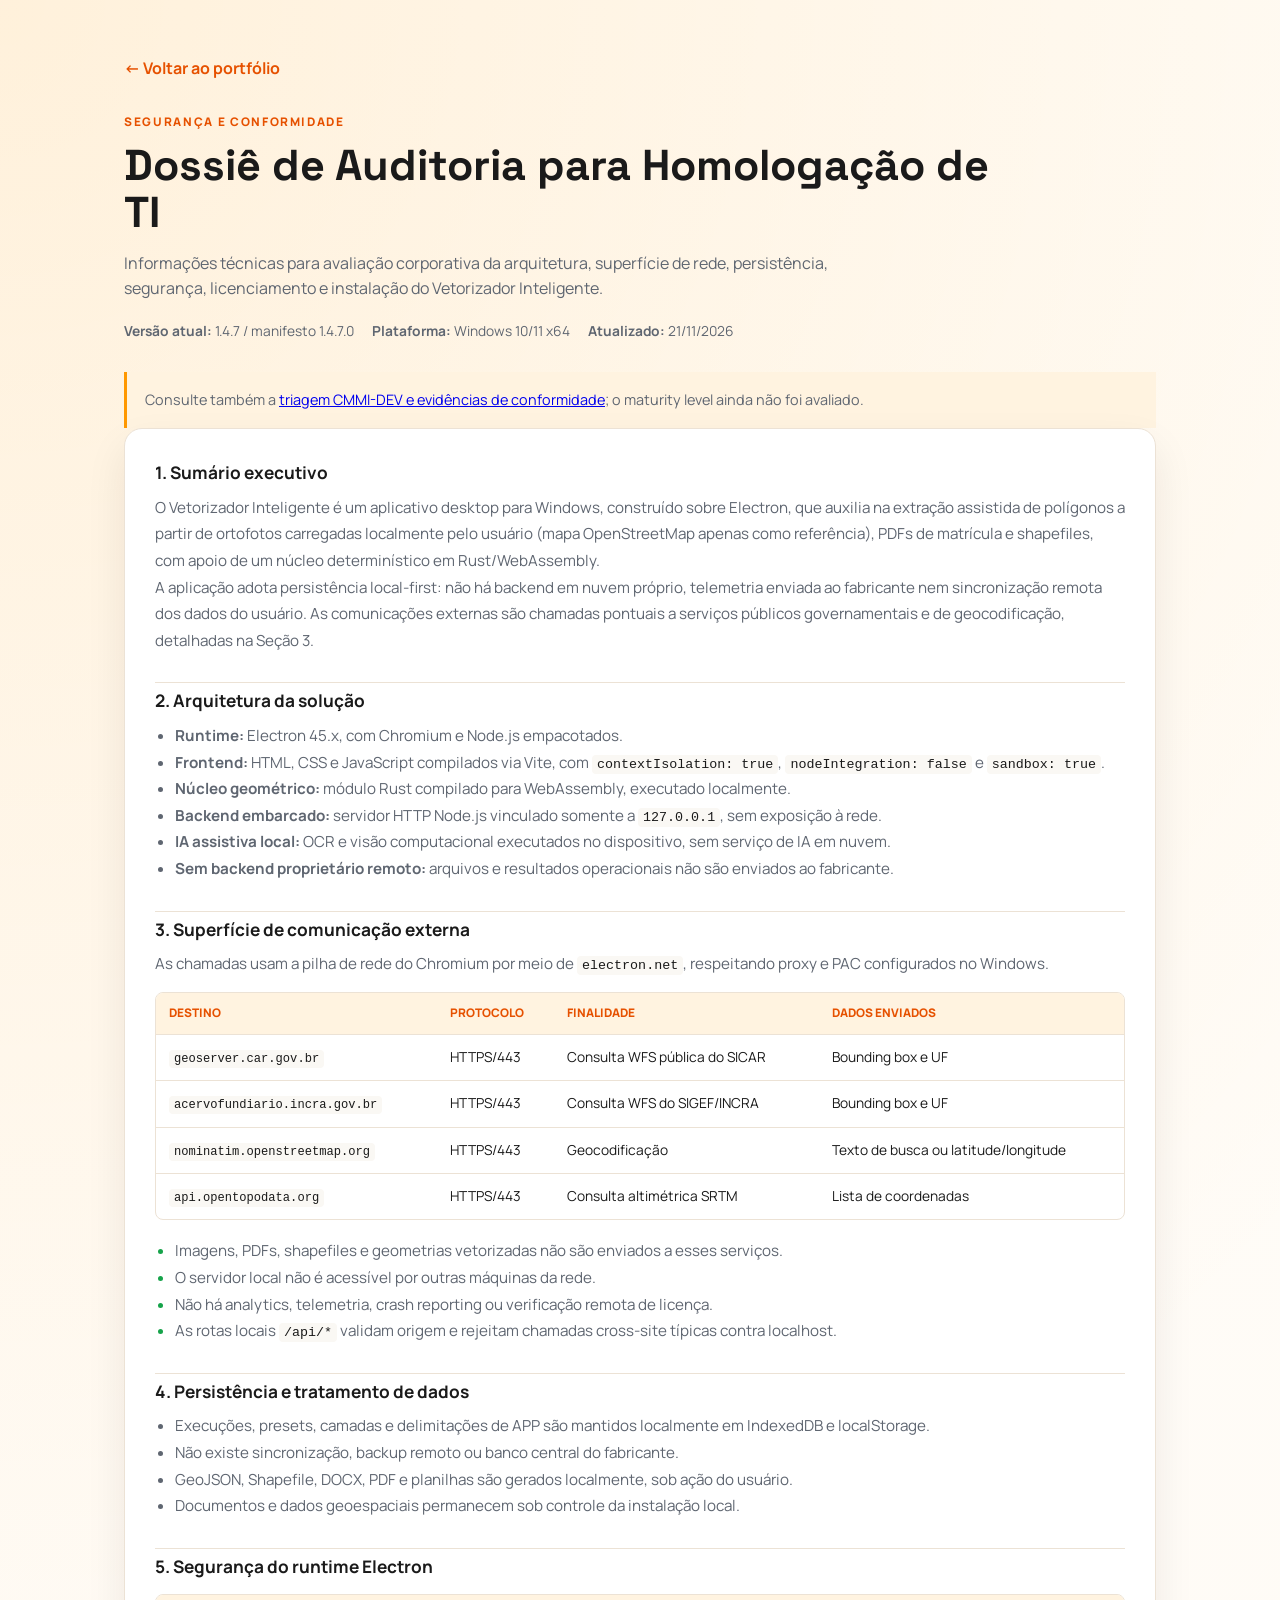
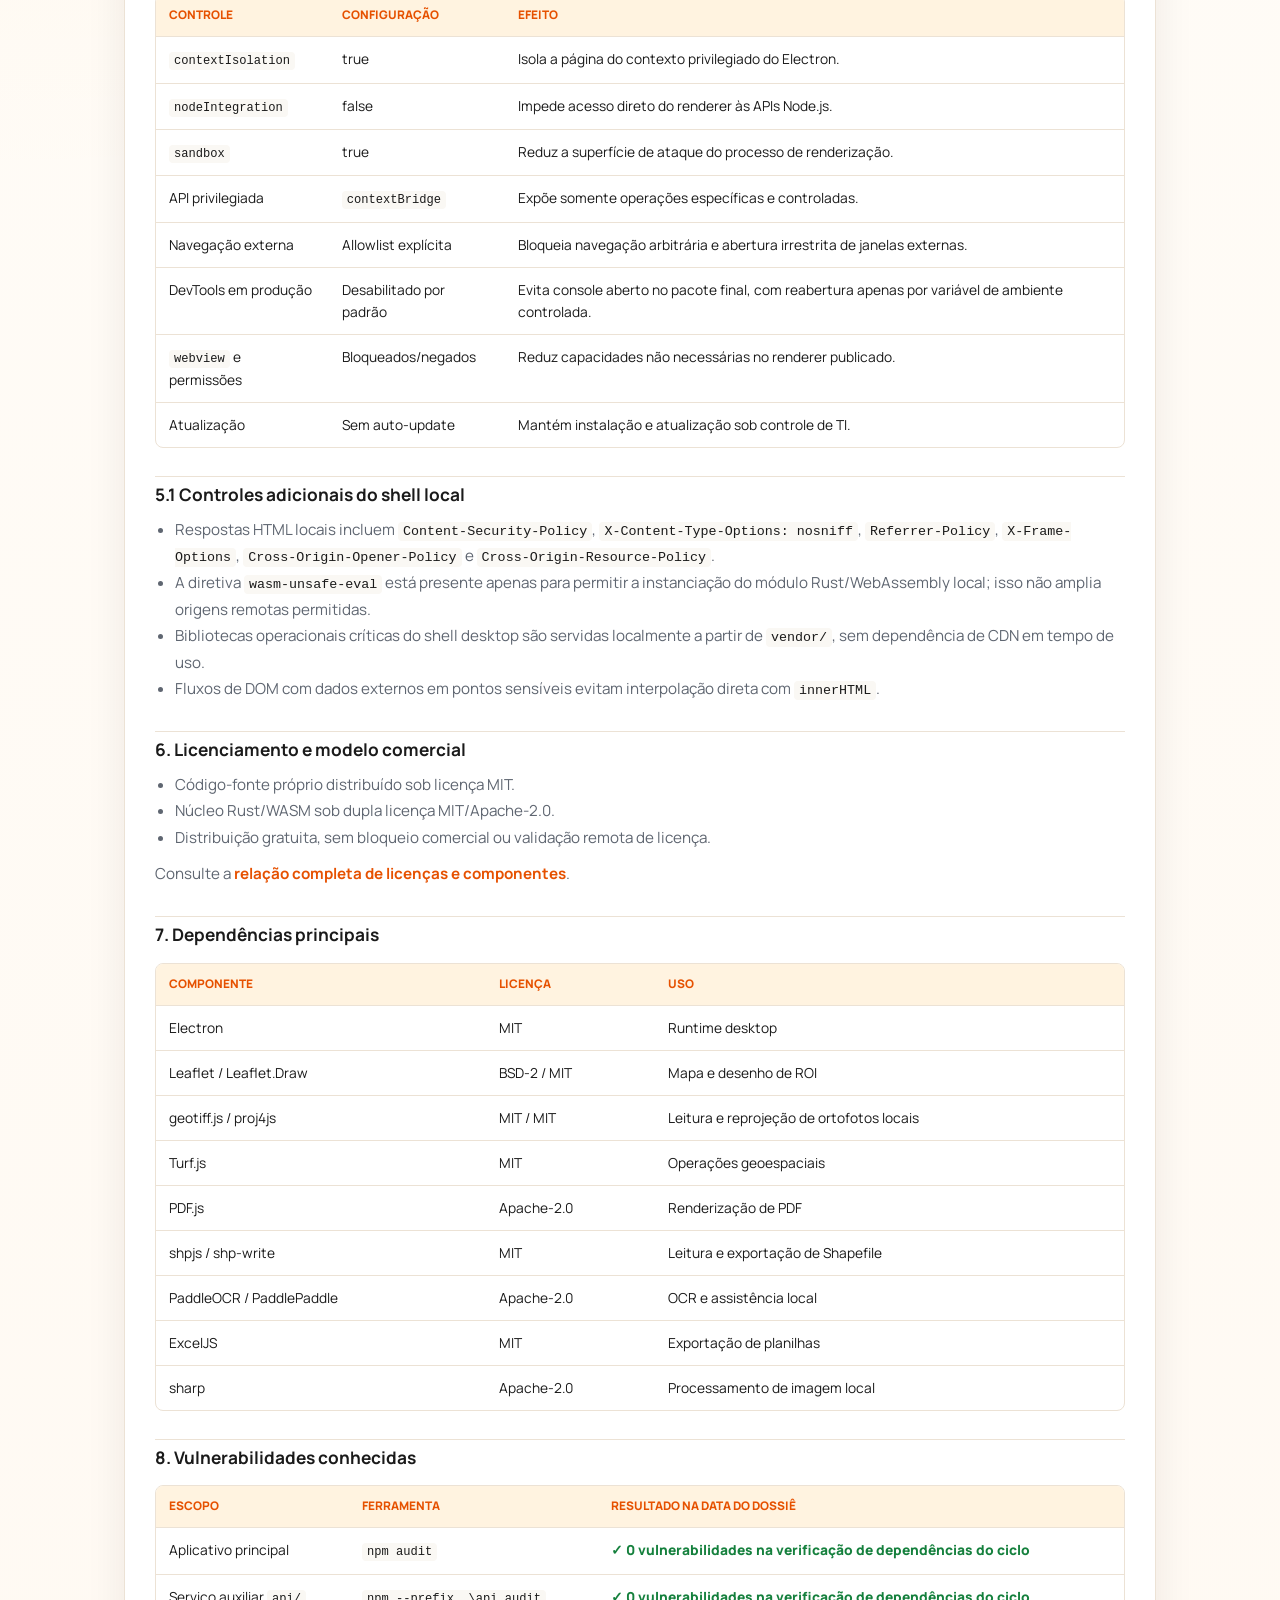
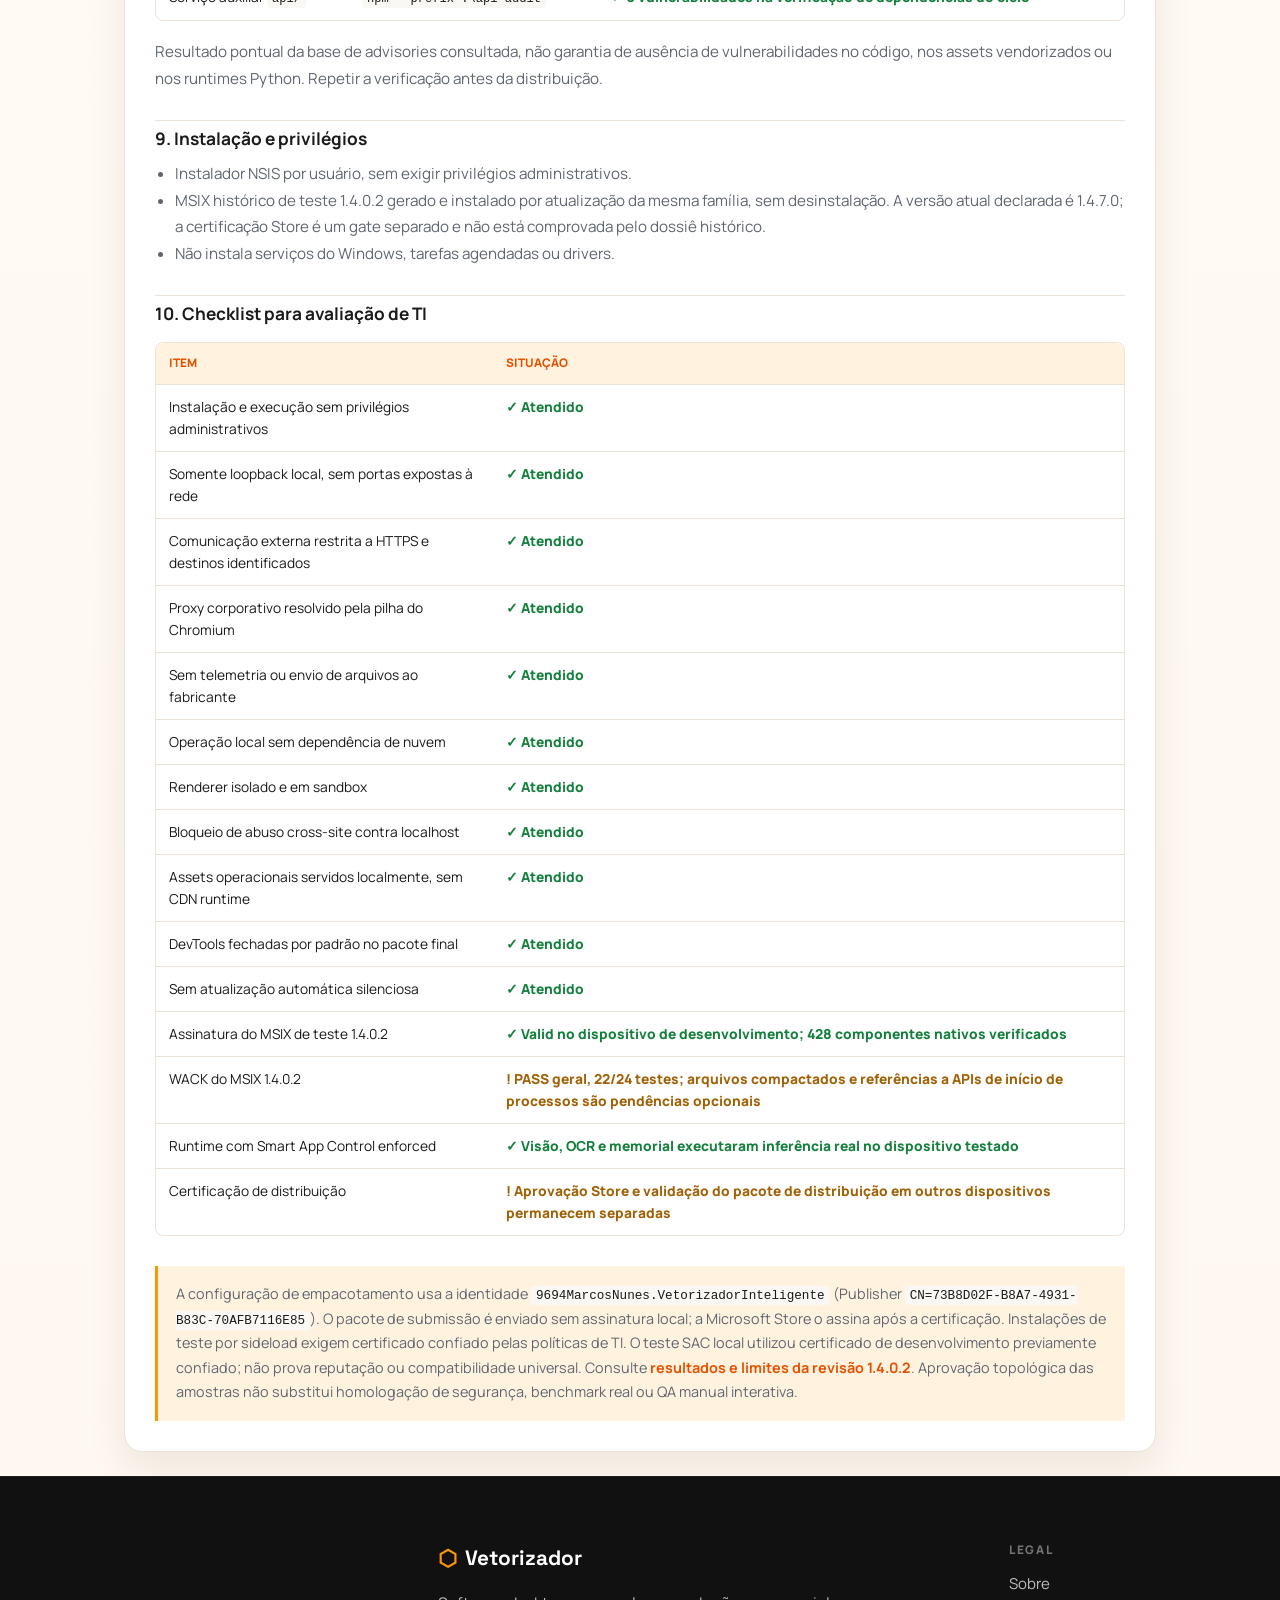
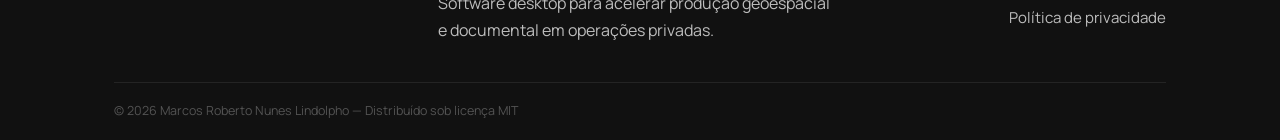
<file: auditoria-ti.html>
<!DOCTYPE html>
<html lang="pt-BR">

<head>
  <meta charset="UTF-8" />
  <meta name="viewport" content="width=device-width, initial-scale=1.0" />
  <meta name="description" content="Dossiê técnico de segurança, arquitetura e conformidade do Vetorizador Inteligente para homologação de TI." />
  <meta name="theme-color" content="#ff9800" />
  <title>Auditoria de TI | Vetorizador</title>
  <link rel="icon" href="./favicon.ico" sizes="any" />
  <link rel="preconnect" href="https://fonts.googleapis.com" />
  <link rel="preconnect" href="https://fonts.gstatic.com" crossorigin />
  <link href="https://fonts.googleapis.com/css2?family=Manrope:wght@400;500;600;700;800&family=Space+Grotesk:wght@500;700&display=swap" rel="stylesheet" />
  <link rel="stylesheet" href="style.css" />
</head>

<body class="policy-page audit-page">
  <main class="policy-main">
    <div class="container policy-container audit-container">
      <a class="policy-back" href="index.html">← Voltar ao portfólio</a>

      <header class="policy-header audit-header">
        <span class="policy-kicker">Segurança e conformidade</span>
        <h1>Dossiê de Auditoria para Homologação de TI</h1>
        <p>Informações técnicas para avaliação corporativa da arquitetura, superfície de rede, persistência, segurança, licenciamento e instalação do Vetorizador Inteligente.</p>
        <div class="audit-meta" aria-label="Identificação do dossiê">
          <span><strong>Versão atual:</strong> 1.4.7 / manifesto 1.4.7.0</span>
          <span><strong>Plataforma:</strong> Windows 10/11 x64</span>
          <span><strong>Atualizado:</strong> 21/11/2026</span>
        </div>
      </header>

      <aside class="audit-note">
        Consulte também a <a href="maturidade-cmmi-dev.html">triagem CMMI-DEV e evidências de conformidade</a>; o maturity level ainda não foi avaliado.
      </aside>

      <article class="policy-card audit-card">
        <section>
          <h2>1. Sumário executivo</h2>
          <p>O Vetorizador Inteligente é um aplicativo desktop para Windows, construído sobre Electron, que auxilia na extração assistida de polígonos a partir de ortofotos carregadas localmente pelo usuário (mapa OpenStreetMap apenas como referência), PDFs de matrícula e shapefiles, com apoio de um núcleo determinístico em Rust/WebAssembly.</p>
          <p>A aplicação adota persistência local-first: não há backend em nuvem próprio, telemetria enviada ao fabricante nem sincronização remota dos dados do usuário. As comunicações externas são chamadas pontuais a serviços públicos governamentais e de geocodificação, detalhadas na Seção 3.</p>
        </section>

        <section>
          <h2>2. Arquitetura da solução</h2>
          <ul>
            <li><strong>Runtime:</strong> Electron 45.x, com Chromium e Node.js empacotados.</li>
            <li><strong>Frontend:</strong> HTML, CSS e JavaScript compilados via Vite, com <code>contextIsolation: true</code>, <code>nodeIntegration: false</code> e <code>sandbox: true</code>.</li>
            <li><strong>Núcleo geométrico:</strong> módulo Rust compilado para WebAssembly, executado localmente.</li>
            <li><strong>Backend embarcado:</strong> servidor HTTP Node.js vinculado somente a <code>127.0.0.1</code>, sem exposição à rede.</li>
            <li><strong>IA assistiva local:</strong> OCR e visão computacional executados no dispositivo, sem serviço de IA em nuvem.</li>
            <li><strong>Sem backend proprietário remoto:</strong> arquivos e resultados operacionais não são enviados ao fabricante.</li>
          </ul>
        </section>

        <section>
          <h2>3. Superfície de comunicação externa</h2>
          <p>As chamadas usam a pilha de rede do Chromium por meio de <code>electron.net</code>, respeitando proxy e PAC configurados no Windows.</p>
          <div class="audit-table-wrap">
            <table class="audit-table">
              <thead><tr><th>Destino</th><th>Protocolo</th><th>Finalidade</th><th>Dados enviados</th></tr></thead>
              <tbody>
                <tr><td><code>geoserver.car.gov.br</code></td><td>HTTPS/443</td><td>Consulta WFS pública do SICAR</td><td>Bounding box e UF</td></tr>
                <tr><td><code>acervofundiario.incra.gov.br</code></td><td>HTTPS/443</td><td>Consulta WFS do SIGEF/INCRA</td><td>Bounding box e UF</td></tr>
                <tr><td><code>nominatim.openstreetmap.org</code></td><td>HTTPS/443</td><td>Geocodificação</td><td>Texto de busca ou latitude/longitude</td></tr>
                <tr><td><code>api.opentopodata.org</code></td><td>HTTPS/443</td><td>Consulta altimétrica SRTM</td><td>Lista de coordenadas</td></tr>
              </tbody>
            </table>
          </div>
          <ul class="audit-check-list">
            <li>Imagens, PDFs, shapefiles e geometrias vetorizadas não são enviados a esses serviços.</li>
            <li>O servidor local não é acessível por outras máquinas da rede.</li>
            <li>Não há analytics, telemetria, crash reporting ou verificação remota de licença.</li>
            <li>As rotas locais <code>/api/*</code> validam origem e rejeitam chamadas cross-site típicas contra localhost.</li>
          </ul>
        </section>

        <section>
          <h2>4. Persistência e tratamento de dados</h2>
          <ul>
            <li>Execuções, presets, camadas e delimitações de APP são mantidos localmente em IndexedDB e localStorage.</li>
            <li>Não existe sincronização, backup remoto ou banco central do fabricante.</li>
            <li>GeoJSON, Shapefile, DOCX, PDF e planilhas são gerados localmente, sob ação do usuário.</li>
            <li>Documentos e dados geoespaciais permanecem sob controle da instalação local.</li>
          </ul>
        </section>

        <section>
          <h2>5. Segurança do runtime Electron</h2>
          <div class="audit-table-wrap">
            <table class="audit-table">
              <thead><tr><th>Controle</th><th>Configuração</th><th>Efeito</th></tr></thead>
              <tbody>
                <tr><td><code>contextIsolation</code></td><td>true</td><td>Isola a página do contexto privilegiado do Electron.</td></tr>
                <tr><td><code>nodeIntegration</code></td><td>false</td><td>Impede acesso direto do renderer às APIs Node.js.</td></tr>
                <tr><td><code>sandbox</code></td><td>true</td><td>Reduz a superfície de ataque do processo de renderização.</td></tr>
                <tr><td>API privilegiada</td><td><code>contextBridge</code></td><td>Expõe somente operações específicas e controladas.</td></tr>
                <tr><td>Navegação externa</td><td>Allowlist explícita</td><td>Bloqueia navegação arbitrária e abertura irrestrita de janelas externas.</td></tr>
                <tr><td>DevTools em produção</td><td>Desabilitado por padrão</td><td>Evita console aberto no pacote final, com reabertura apenas por variável de ambiente controlada.</td></tr>
                <tr><td><code>webview</code> e permissões</td><td>Bloqueados/negados</td><td>Reduz capacidades não necessárias no renderer publicado.</td></tr>
                <tr><td>Atualização</td><td>Sem auto-update</td><td>Mantém instalação e atualização sob controle de TI.</td></tr>
              </tbody>
            </table>
          </div>
        </section>

        <section>
          <h2>5.1 Controles adicionais do shell local</h2>
          <ul>
            <li>Respostas HTML locais incluem <code>Content-Security-Policy</code>, <code>X-Content-Type-Options: nosniff</code>, <code>Referrer-Policy</code>, <code>X-Frame-Options</code>, <code>Cross-Origin-Opener-Policy</code> e <code>Cross-Origin-Resource-Policy</code>.</li>
            <li>A diretiva <code>wasm-unsafe-eval</code> está presente apenas para permitir a instanciação do módulo Rust/WebAssembly local; isso não amplia origens remotas permitidas.</li>
            <li>Bibliotecas operacionais críticas do shell desktop são servidas localmente a partir de <code>vendor/</code>, sem dependência de CDN em tempo de uso.</li>
            <li>Fluxos de DOM com dados externos em pontos sensíveis evitam interpolação direta com <code>innerHTML</code>.</li>
          </ul>
        </section>

        <section>
          <h2>6. Licenciamento e modelo comercial</h2>
          <ul>
            <li>Código-fonte próprio distribuído sob licença MIT.</li>
            <li>Núcleo Rust/WASM sob dupla licença MIT/Apache-2.0.</li>
            <li>Distribuição gratuita, sem bloqueio comercial ou validação remota de licença.</li>
          </ul>
          <p>Consulte a <a href="licencas.html">relação completa de licenças e componentes</a>.</p>
        </section>

        <section>
          <h2>7. Dependências principais</h2>
          <div class="audit-table-wrap">
            <table class="audit-table">
              <thead><tr><th>Componente</th><th>Licença</th><th>Uso</th></tr></thead>
              <tbody>
                <tr><td>Electron</td><td>MIT</td><td>Runtime desktop</td></tr>
                <tr><td>Leaflet / Leaflet.Draw</td><td>BSD-2 / MIT</td><td>Mapa e desenho de ROI</td></tr>
                <tr><td>geotiff.js / proj4js</td><td>MIT / MIT</td><td>Leitura e reprojeção de ortofotos locais</td></tr>
                <tr><td>Turf.js</td><td>MIT</td><td>Operações geoespaciais</td></tr>
                <tr><td>PDF.js</td><td>Apache-2.0</td><td>Renderização de PDF</td></tr>
                <tr><td>shpjs / shp-write</td><td>MIT</td><td>Leitura e exportação de Shapefile</td></tr>
                <tr><td>PaddleOCR / PaddlePaddle</td><td>Apache-2.0</td><td>OCR e assistência local</td></tr>
                <tr><td>ExcelJS</td><td>MIT</td><td>Exportação de planilhas</td></tr>
                <tr><td>sharp</td><td>Apache-2.0</td><td>Processamento de imagem local</td></tr>
              </tbody>
            </table>
          </div>
        </section>

        <section>
          <h2>8. Vulnerabilidades conhecidas</h2>
          <div class="audit-table-wrap">
            <table class="audit-table">
              <thead><tr><th>Escopo</th><th>Ferramenta</th><th>Resultado na data do dossiê</th></tr></thead>
              <tbody>
                <tr><td>Aplicativo principal</td><td><code>npm audit</code></td><td><span class="audit-status">0 vulnerabilidades na verificação de dependências do ciclo</span></td></tr>
                <tr><td>Serviço auxiliar <code>api/</code></td><td><code>npm --prefix .\api audit</code></td><td><span class="audit-status">0 vulnerabilidades na verificação de dependências do ciclo</span></td></tr>
              </tbody>
            </table>
          </div>
          <p>Resultado pontual da base de advisories consultada, não garantia de ausência de vulnerabilidades
            no código, nos assets vendorizados ou nos runtimes Python. Repetir a verificação antes da distribuição.</p>
        </section>

        <section>
          <h2>9. Instalação e privilégios</h2>
          <ul>
            <li>Instalador NSIS por usuário, sem exigir privilégios administrativos.</li>
            <li>MSIX histórico de teste 1.4.0.2 gerado e instalado por atualização da mesma família, sem desinstalação.
              A versão atual declarada é 1.4.7.0; a certificação Store é um gate separado e não está comprovada pelo dossiê histórico.</li>
            <li>Não instala serviços do Windows, tarefas agendadas ou drivers.</li>
          </ul>
        </section>

        <section>
          <h2>10. Checklist para avaliação de TI</h2>
          <div class="audit-table-wrap">
            <table class="audit-table audit-check-table">
              <thead><tr><th>Item</th><th>Situação</th></tr></thead>
              <tbody>
                <tr><td>Instalação e execução sem privilégios administrativos</td><td><span class="audit-status">Atendido</span></td></tr>
                <tr><td>Somente loopback local, sem portas expostas à rede</td><td><span class="audit-status">Atendido</span></td></tr>
                <tr><td>Comunicação externa restrita a HTTPS e destinos identificados</td><td><span class="audit-status">Atendido</span></td></tr>
                <tr><td>Proxy corporativo resolvido pela pilha do Chromium</td><td><span class="audit-status">Atendido</span></td></tr>
                <tr><td>Sem telemetria ou envio de arquivos ao fabricante</td><td><span class="audit-status">Atendido</span></td></tr>
                <tr><td>Operação local sem dependência de nuvem</td><td><span class="audit-status">Atendido</span></td></tr>
                <tr><td>Renderer isolado e em sandbox</td><td><span class="audit-status">Atendido</span></td></tr>
                <tr><td>Bloqueio de abuso cross-site contra localhost</td><td><span class="audit-status">Atendido</span></td></tr>
                <tr><td>Assets operacionais servidos localmente, sem CDN runtime</td><td><span class="audit-status">Atendido</span></td></tr>
                <tr><td>DevTools fechadas por padrão no pacote final</td><td><span class="audit-status">Atendido</span></td></tr>
                <tr><td>Sem atualização automática silenciosa</td><td><span class="audit-status">Atendido</span></td></tr>
                <tr><td>Assinatura do MSIX de teste 1.4.0.2</td><td><span class="audit-status">Valid no dispositivo de desenvolvimento; 428 componentes nativos verificados</span></td></tr>
                <tr><td>WACK do MSIX 1.4.0.2</td><td><span class="audit-status audit-status-review">PASS geral, 22/24 testes; arquivos compactados e referências a APIs de início de processos são pendências opcionais</span></td></tr>
                <tr><td>Runtime com Smart App Control enforced</td><td><span class="audit-status">Visão, OCR e memorial executaram inferência real no dispositivo testado</span></td></tr>
                <tr><td>Certificação de distribuição</td><td><span class="audit-status audit-status-review">Aprovação Store e validação do pacote de distribuição em outros dispositivos permanecem separadas</span></td></tr>
              </tbody>
            </table>
          </div>
        </section>

        <aside class="audit-note">
          A configuração de empacotamento usa a identidade <code>9694MarcosNunes.VetorizadorInteligente</code>
          (Publisher <code>CN=73B8D02F-B8A7-4931-B83C-70AFB7116E85</code>). O pacote de submissão é enviado sem
          assinatura local; a Microsoft Store o assina após a certificação. Instalações de teste por sideload
          exigem certificado confiado pelas políticas de TI. O teste SAC local utilizou certificado de
          desenvolvimento previamente confiado; não prova reputação ou compatibilidade universal.
          Consulte <a href="certificacao-compliance.html#validacao-140">resultados e limites da revisão 1.4.0.2</a>.
          Aprovação topológica das amostras não substitui
          homologação de segurança, benchmark real ou QA manual interativa.
        </aside>
      </article>
    </div>
  </main>

  <footer class="footer">
    <div class="container footer-inner">
      <div class="footer-top">
        <div class="footer-mirror" aria-hidden="true"></div>
        <div class="footer-intro">
          <div class="footer-brand"><span class="logo-icon">⬡</span><span>Vetorizador</span></div>
          <p class="footer-tagline">Software desktop para acelerar produção geoespacial e documental em operações privadas.</p>
        </div>
        <div class="footer-column">
          <span class="footer-heading">Legal</span>
          <div class="footer-links">
            <a href="index.html#inicio">Sobre</a>
            <a href="privacy-policy.html">Política de privacidade</a>
          </div>
        </div>
      </div>
      <div class="footer-bottom"><p class="footer-copy">© 2026 Marcos Roberto Nunes Lindolpho — Distribuído sob licença MIT</p></div>
    </div>
  </footer>
</body>

</html>
</file>
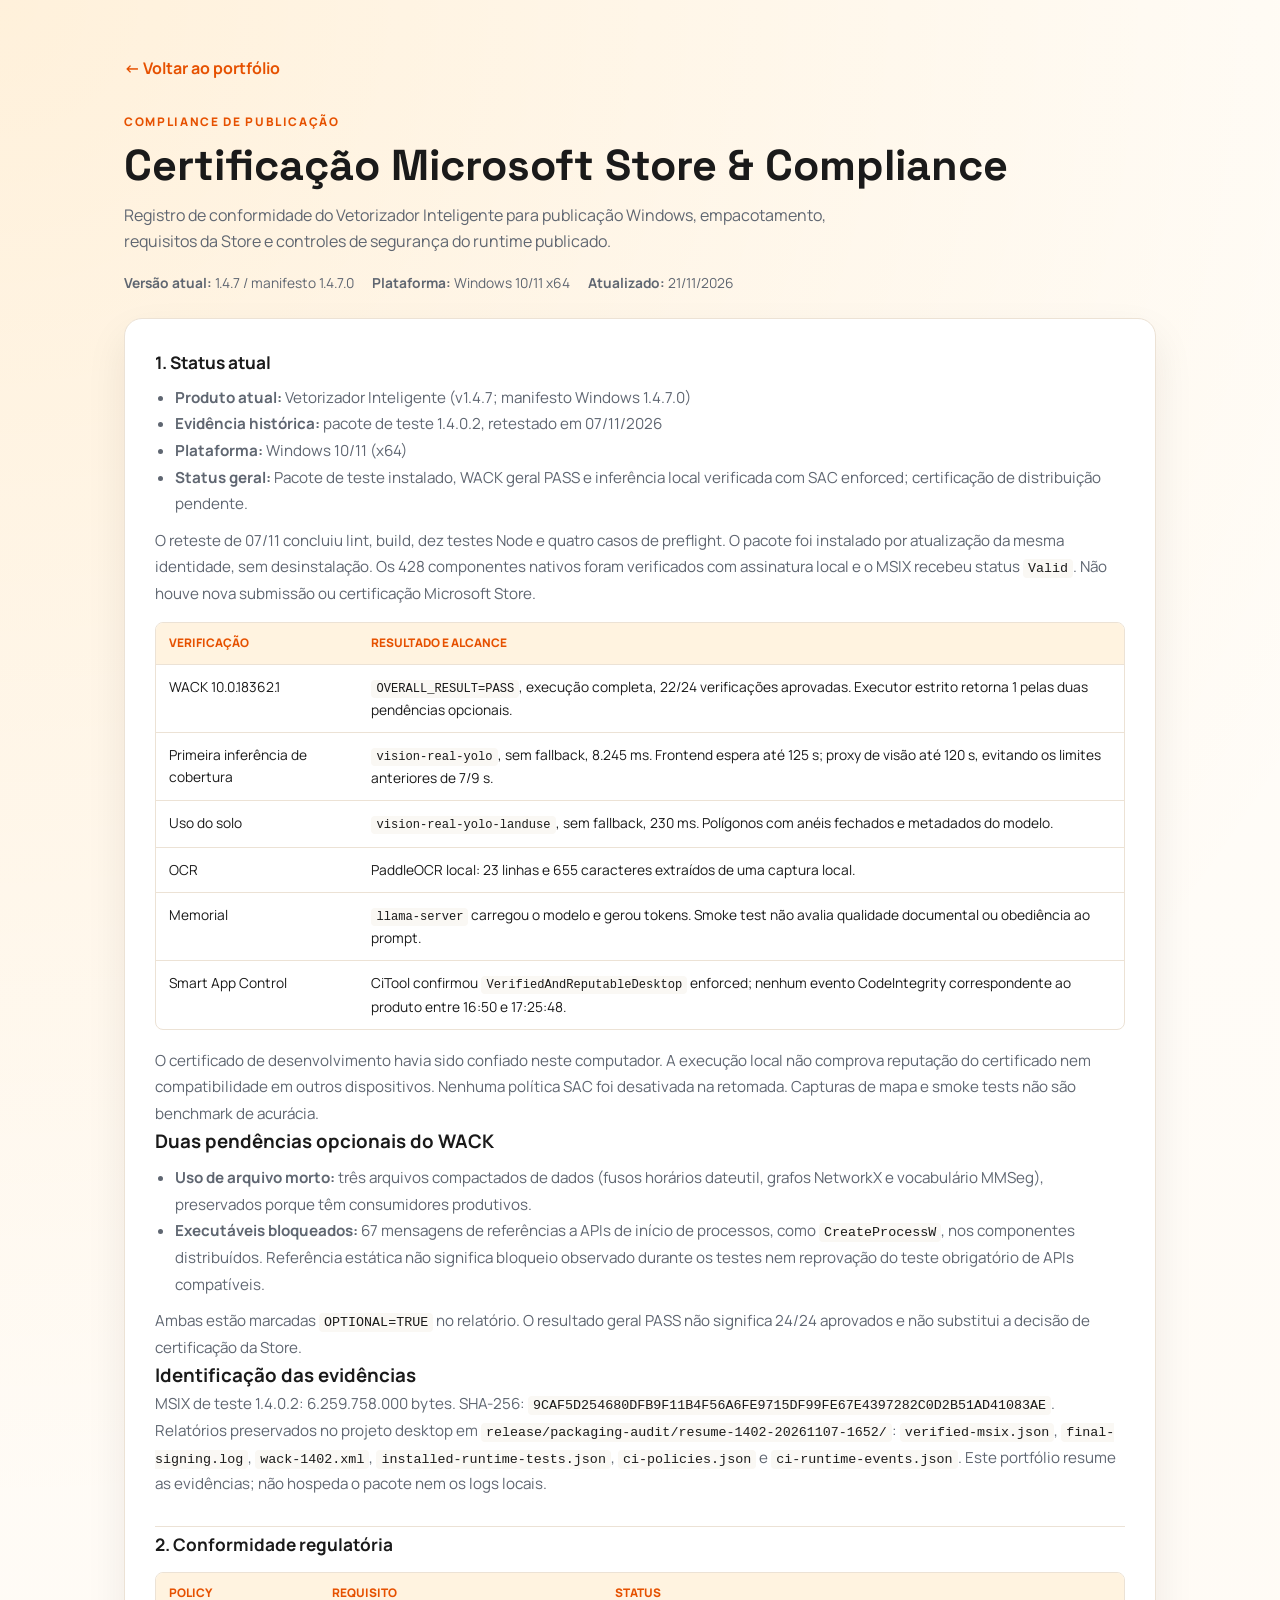
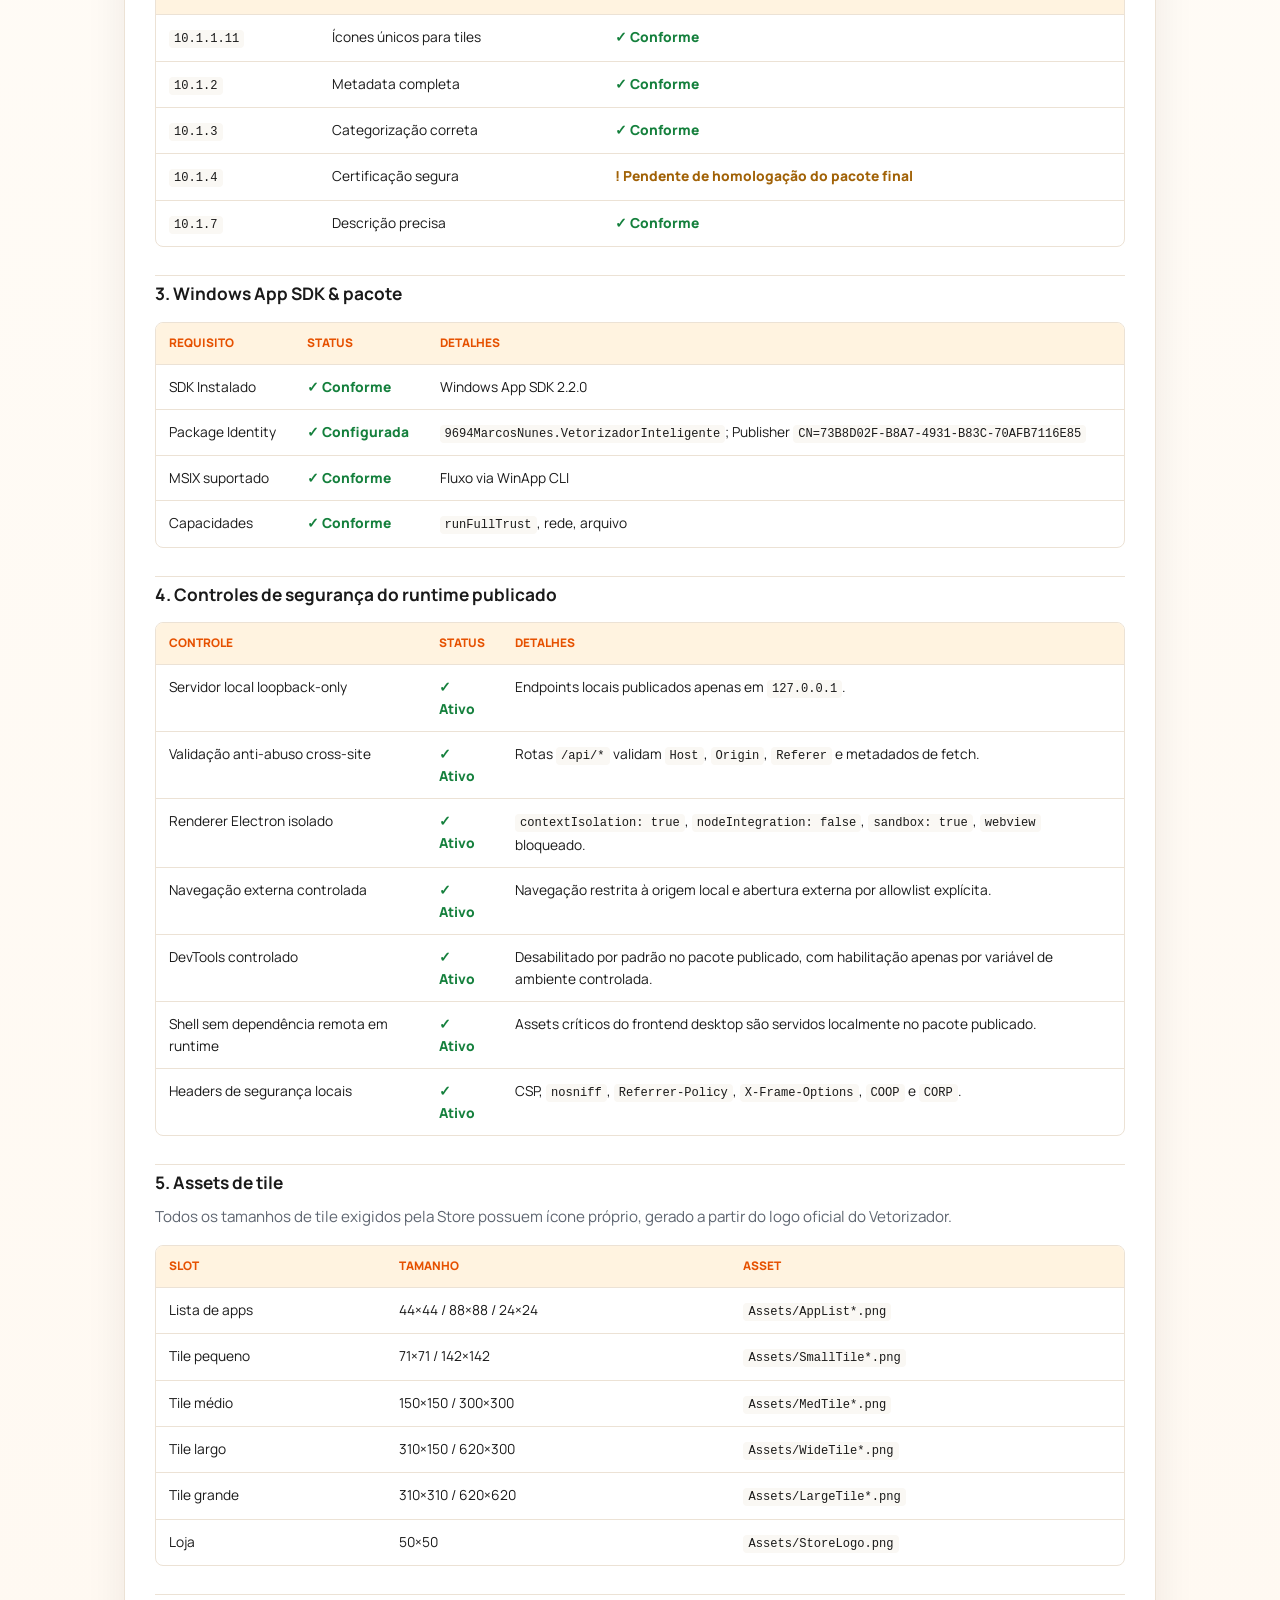
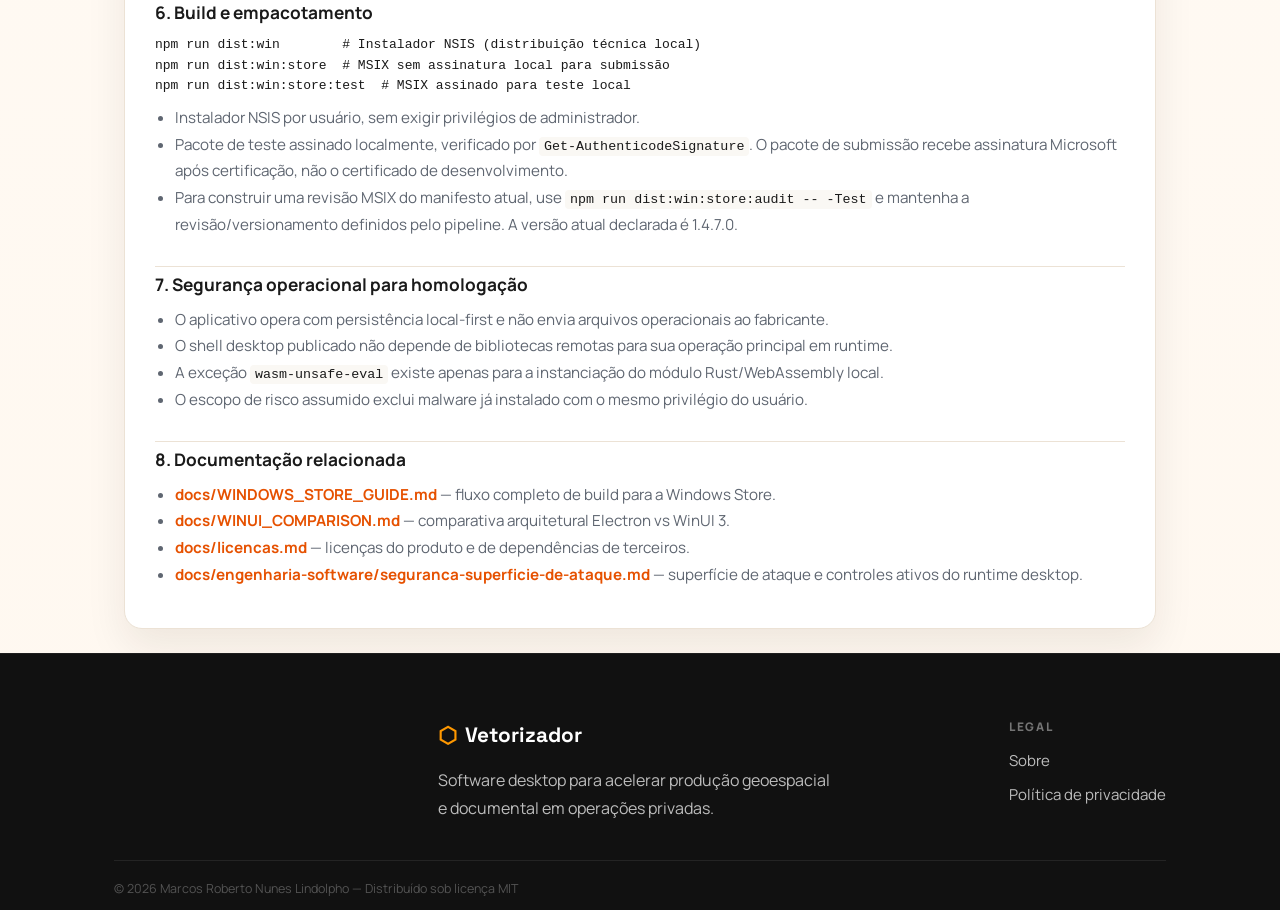
<file: certificacao-compliance.html>
<!DOCTYPE html>
<html lang="pt-BR">

<head>
  <meta charset="UTF-8" />
  <meta name="viewport" content="width=device-width, initial-scale=1.0" />
  <meta name="description" content="Certificação Microsoft Store e compliance operacional do Vetorizador Inteligente." />
  <meta name="theme-color" content="#ff9800" />
  <title>Certificação & Compliance | Vetorizador</title>
  <link rel="icon" href="./favicon.ico" sizes="any" />
  <link rel="preconnect" href="https://fonts.googleapis.com" />
  <link rel="preconnect" href="https://fonts.gstatic.com" crossorigin />
  <link href="https://fonts.googleapis.com/css2?family=Manrope:wght@400;500;600;700;800&family=Space+Grotesk:wght@500;700&display=swap" rel="stylesheet" />
  <link rel="stylesheet" href="style.css" />
</head>

<body class="policy-page audit-page">
  <main class="policy-main">
    <div class="container policy-container audit-container">
      <a class="policy-back" href="index.html">← Voltar ao portfólio</a>

      <header class="policy-header audit-header">
        <span class="policy-kicker">Compliance de publicação</span>
        <h1>Certificação Microsoft Store & Compliance</h1>
        <p>Registro de conformidade do Vetorizador Inteligente para publicação Windows, empacotamento, requisitos da Store e controles de segurança do runtime publicado.</p>
        <div class="audit-meta" aria-label="Identificação do dossiê">
          <span><strong>Versão atual:</strong> 1.4.7 / manifesto 1.4.7.0</span>
          <span><strong>Plataforma:</strong> Windows 10/11 x64</span>
          <span><strong>Atualizado:</strong> 21/11/2026</span>
        </div>
      </header>

      <article class="policy-card audit-card">
        <section id="validacao-140">
          <h2>1. Status atual</h2>
          <ul>
            <li><strong>Produto atual:</strong> Vetorizador Inteligente (v1.4.7; manifesto Windows 1.4.7.0)</li>
            <li><strong>Evidência histórica:</strong> pacote de teste 1.4.0.2, retestado em 07/11/2026</li>
            <li><strong>Plataforma:</strong> Windows 10/11 (x64)</li>
            <li><strong>Status geral:</strong> Pacote de teste instalado, WACK geral PASS e inferência local verificada com SAC enforced; certificação de distribuição pendente.</li>
          </ul>
          <p>O reteste de 07/11 concluiu lint, build, dez testes Node e quatro casos de preflight.
            O pacote foi instalado por atualização da mesma identidade, sem desinstalação.
            Os 428 componentes nativos foram verificados com assinatura local e o MSIX recebeu status
            <code>Valid</code>. Não houve nova submissão ou certificação Microsoft Store.</p>
          <div class="audit-table-wrap">
            <table class="audit-table">
              <thead><tr><th>Verificação</th><th>Resultado e alcance</th></tr></thead>
              <tbody>
                <tr><td>WACK 10.0.18362.1</td><td><code>OVERALL_RESULT=PASS</code>, execução completa, 22/24 verificações aprovadas. Executor estrito retorna 1 pelas duas pendências opcionais.</td></tr>
                <tr><td>Primeira inferência de cobertura</td><td><code>vision-real-yolo</code>, sem fallback, 8.245 ms. Frontend espera até 125 s; proxy de visão até 120 s, evitando os limites anteriores de 7/9 s.</td></tr>
                <tr><td>Uso do solo</td><td><code>vision-real-yolo-landuse</code>, sem fallback, 230 ms. Polígonos com anéis fechados e metadados do modelo.</td></tr>
                <tr><td>OCR</td><td>PaddleOCR local: 23 linhas e 655 caracteres extraídos de uma captura local.</td></tr>
                <tr><td>Memorial</td><td><code>llama-server</code> carregou o modelo e gerou tokens. Smoke test não avalia qualidade documental ou obediência ao prompt.</td></tr>
                <tr><td>Smart App Control</td><td>CiTool confirmou <code>VerifiedAndReputableDesktop</code> enforced; nenhum evento CodeIntegrity correspondente ao produto entre 16:50 e 17:25:48.</td></tr>
              </tbody>
            </table>
          </div>
          <p>O certificado de desenvolvimento havia sido confiado neste computador. A execução local não
            comprova reputação do certificado nem compatibilidade em outros dispositivos. Nenhuma política SAC
            foi desativada na retomada. Capturas de mapa e smoke tests não são benchmark de acurácia.</p>
          <h3>Duas pendências opcionais do WACK</h3>
          <ul>
            <li><strong>Uso de arquivo morto:</strong> três arquivos compactados de dados (fusos horários dateutil,
              grafos NetworkX e vocabulário MMSeg), preservados porque têm consumidores produtivos.</li>
            <li><strong>Executáveis bloqueados:</strong> 67 mensagens de referências a APIs de início de processos,
              como <code>CreateProcessW</code>, nos componentes distribuídos. Referência estática não significa
              bloqueio observado durante os testes nem reprovação do teste obrigatório de APIs compatíveis.</li>
          </ul>
          <p>Ambas estão marcadas <code>OPTIONAL=TRUE</code> no relatório. O resultado geral PASS não significa
            24/24 aprovados e não substitui a decisão de certificação da Store.</p>
          <h3>Identificação das evidências</h3>
          <p>MSIX de teste 1.4.0.2: 6.259.758.000 bytes. SHA-256:
            <code>9CAF5D254680DFB9F11B4F56A6FE9715DF99FE67E4397282C0D2B51AD41083AE</code>.</p>
          <p>Relatórios preservados no projeto desktop em
            <code>release/packaging-audit/resume-1402-20261107-1652/</code>:
            <code>verified-msix.json</code>, <code>final-signing.log</code>, <code>wack-1402.xml</code>,
            <code>installed-runtime-tests.json</code>, <code>ci-policies.json</code> e <code>ci-runtime-events.json</code>.
            Este portfólio resume as evidências; não hospeda o pacote nem os logs locais.</p>
        </section>

        <section>
          <h2>2. Conformidade regulatória</h2>
          <div class="audit-table-wrap">
            <table class="audit-table">
              <thead><tr><th>Policy</th><th>Requisito</th><th>Status</th></tr></thead>
              <tbody>
                <tr><td><code>10.1.1.11</code></td><td>Ícones únicos para tiles</td><td><span class="audit-status">Conforme</span></td></tr>
                <tr><td><code>10.1.2</code></td><td>Metadata completa</td><td><span class="audit-status">Conforme</span></td></tr>
                <tr><td><code>10.1.3</code></td><td>Categorização correta</td><td><span class="audit-status">Conforme</span></td></tr>
                <tr><td><code>10.1.4</code></td><td>Certificação segura</td><td><span class="audit-status audit-status-review">Pendente de homologação do pacote final</span></td></tr>
                <tr><td><code>10.1.7</code></td><td>Descrição precisa</td><td><span class="audit-status">Conforme</span></td></tr>
              </tbody>
            </table>
          </div>
        </section>

        <section>
          <h2>3. Windows App SDK & pacote</h2>
          <div class="audit-table-wrap">
            <table class="audit-table">
              <thead><tr><th>Requisito</th><th>Status</th><th>Detalhes</th></tr></thead>
              <tbody>
                <tr><td>SDK Instalado</td><td><span class="audit-status">Conforme</span></td><td>Windows App SDK 2.2.0</td></tr>
                <tr><td>Package Identity</td><td><span class="audit-status">Configurada</span></td><td><code>9694MarcosNunes.VetorizadorInteligente</code>; Publisher <code>CN=73B8D02F-B8A7-4931-B83C-70AFB7116E85</code></td></tr>
                <tr><td>MSIX suportado</td><td><span class="audit-status">Conforme</span></td><td>Fluxo via WinApp CLI</td></tr>
                <tr><td>Capacidades</td><td><span class="audit-status">Conforme</span></td><td><code>runFullTrust</code>, rede, arquivo</td></tr>
              </tbody>
            </table>
          </div>
        </section>

        <section>
          <h2>4. Controles de segurança do runtime publicado</h2>
          <div class="audit-table-wrap">
            <table class="audit-table">
              <thead><tr><th>Controle</th><th>Status</th><th>Detalhes</th></tr></thead>
              <tbody>
                <tr><td>Servidor local loopback-only</td><td><span class="audit-status">Ativo</span></td><td>Endpoints locais publicados apenas em <code>127.0.0.1</code>.</td></tr>
                <tr><td>Validação anti-abuso cross-site</td><td><span class="audit-status">Ativo</span></td><td>Rotas <code>/api/*</code> validam <code>Host</code>, <code>Origin</code>, <code>Referer</code> e metadados de fetch.</td></tr>
                <tr><td>Renderer Electron isolado</td><td><span class="audit-status">Ativo</span></td><td><code>contextIsolation: true</code>, <code>nodeIntegration: false</code>, <code>sandbox: true</code>, <code>webview</code> bloqueado.</td></tr>
                <tr><td>Navegação externa controlada</td><td><span class="audit-status">Ativo</span></td><td>Navegação restrita à origem local e abertura externa por allowlist explícita.</td></tr>
                <tr><td>DevTools controlado</td><td><span class="audit-status">Ativo</span></td><td>Desabilitado por padrão no pacote publicado, com habilitação apenas por variável de ambiente controlada.</td></tr>
                <tr><td>Shell sem dependência remota em runtime</td><td><span class="audit-status">Ativo</span></td><td>Assets críticos do frontend desktop são servidos localmente no pacote publicado.</td></tr>
                <tr><td>Headers de segurança locais</td><td><span class="audit-status">Ativo</span></td><td>CSP, <code>nosniff</code>, <code>Referrer-Policy</code>, <code>X-Frame-Options</code>, <code>COOP</code> e <code>CORP</code>.</td></tr>
              </tbody>
            </table>
          </div>
        </section>

        <section>
          <h2>5. Assets de tile</h2>
          <p>Todos os tamanhos de tile exigidos pela Store possuem ícone próprio, gerado a partir do logo oficial do Vetorizador.</p>
          <div class="audit-table-wrap">
            <table class="audit-table">
              <thead><tr><th>Slot</th><th>Tamanho</th><th>Asset</th></tr></thead>
              <tbody>
                <tr><td>Lista de apps</td><td>44×44 / 88×88 / 24×24</td><td><code>Assets/AppList*.png</code></td></tr>
                <tr><td>Tile pequeno</td><td>71×71 / 142×142</td><td><code>Assets/SmallTile*.png</code></td></tr>
                <tr><td>Tile médio</td><td>150×150 / 300×300</td><td><code>Assets/MedTile*.png</code></td></tr>
                <tr><td>Tile largo</td><td>310×150 / 620×300</td><td><code>Assets/WideTile*.png</code></td></tr>
                <tr><td>Tile grande</td><td>310×310 / 620×620</td><td><code>Assets/LargeTile*.png</code></td></tr>
                <tr><td>Loja</td><td>50×50</td><td><code>Assets/StoreLogo.png</code></td></tr>
              </tbody>
            </table>
          </div>
        </section>

        <section>
          <h2>6. Build e empacotamento</h2>
          <pre class="license-pre">npm run dist:win        # Instalador NSIS (distribuição técnica local)
npm run dist:win:store  # MSIX sem assinatura local para submissão
npm run dist:win:store:test  # MSIX assinado para teste local</pre>
          <ul>
            <li>Instalador NSIS por usuário, sem exigir privilégios de administrador.</li>
            <li>Pacote de teste assinado localmente, verificado por <code>Get-AuthenticodeSignature</code>.
              O pacote de submissão recebe assinatura Microsoft após certificação, não o certificado de desenvolvimento.</li>
            <li>Para construir uma revisão MSIX do manifesto atual, use <code>npm run dist:win:store:audit -- -Test</code>
              e mantenha a revisão/versionamento definidos pelo pipeline. A versão atual declarada é 1.4.7.0.</li>
          </ul>
        </section>

        <section>
          <h2>7. Segurança operacional para homologação</h2>
          <ul>
            <li>O aplicativo opera com persistência local-first e não envia arquivos operacionais ao fabricante.</li>
            <li>O shell desktop publicado não depende de bibliotecas remotas para sua operação principal em runtime.</li>
            <li>A exceção <code>wasm-unsafe-eval</code> existe apenas para a instanciação do módulo Rust/WebAssembly local.</li>
            <li>O escopo de risco assumido exclui malware já instalado com o mesmo privilégio do usuário.</li>
          </ul>
        </section>

        <section>
          <h2>8. Documentação relacionada</h2>
          <ul>
            <li><a href="../docs/WINDOWS_STORE_GUIDE.md">docs/WINDOWS_STORE_GUIDE.md</a> — fluxo completo de build para a Windows Store.</li>
            <li><a href="../docs/WINUI_COMPARISON.md">docs/WINUI_COMPARISON.md</a> — comparativa arquitetural Electron vs WinUI 3.</li>
            <li><a href="../docs/licencas.md">docs/licencas.md</a> — licenças do produto e de dependências de terceiros.</li>
            <li><a href="../docs/engenharia-software/seguranca-superficie-de-ataque.md">docs/engenharia-software/seguranca-superficie-de-ataque.md</a> — superfície de ataque e controles ativos do runtime desktop.</li>
          </ul>
        </section>
      </article>
    </div>
  </main>

  <footer class="footer">
    <div class="container footer-inner">
      <div class="footer-top">
        <div class="footer-mirror" aria-hidden="true"></div>
        <div class="footer-intro">
          <div class="footer-brand"><span class="logo-icon">⬡</span><span>Vetorizador</span></div>
          <p class="footer-tagline">Software desktop para acelerar produção geoespacial e documental em operações privadas.</p>
        </div>
        <div class="footer-column">
          <span class="footer-heading">Legal</span>
          <div class="footer-links">
            <a href="index.html#inicio">Sobre</a>
            <a href="privacy-policy.html">Política de privacidade</a>
          </div>
        </div>
      </div>
      <div class="footer-bottom"><p class="footer-copy">© 2026 Marcos Roberto Nunes Lindolpho — Distribuído sob licença MIT</p></div>
    </div>
  </footer>
</body>

</html>
</file>
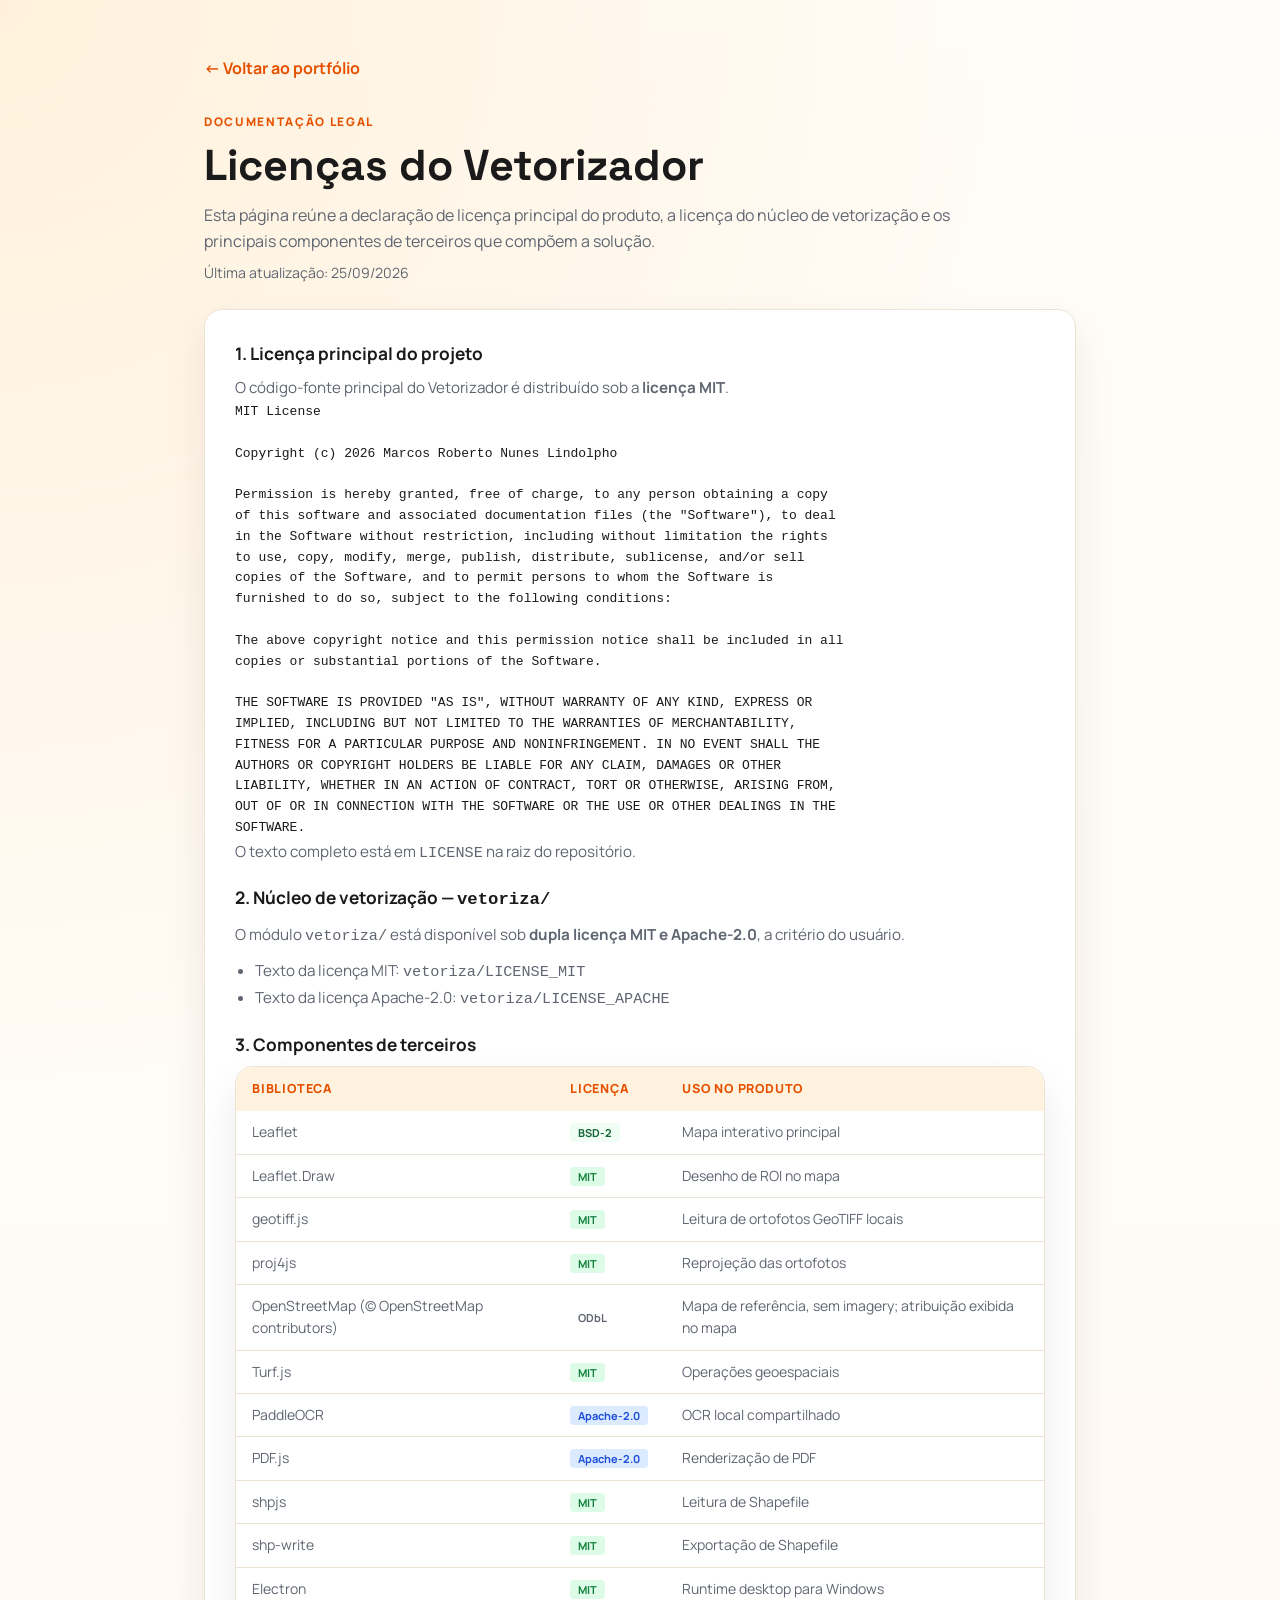
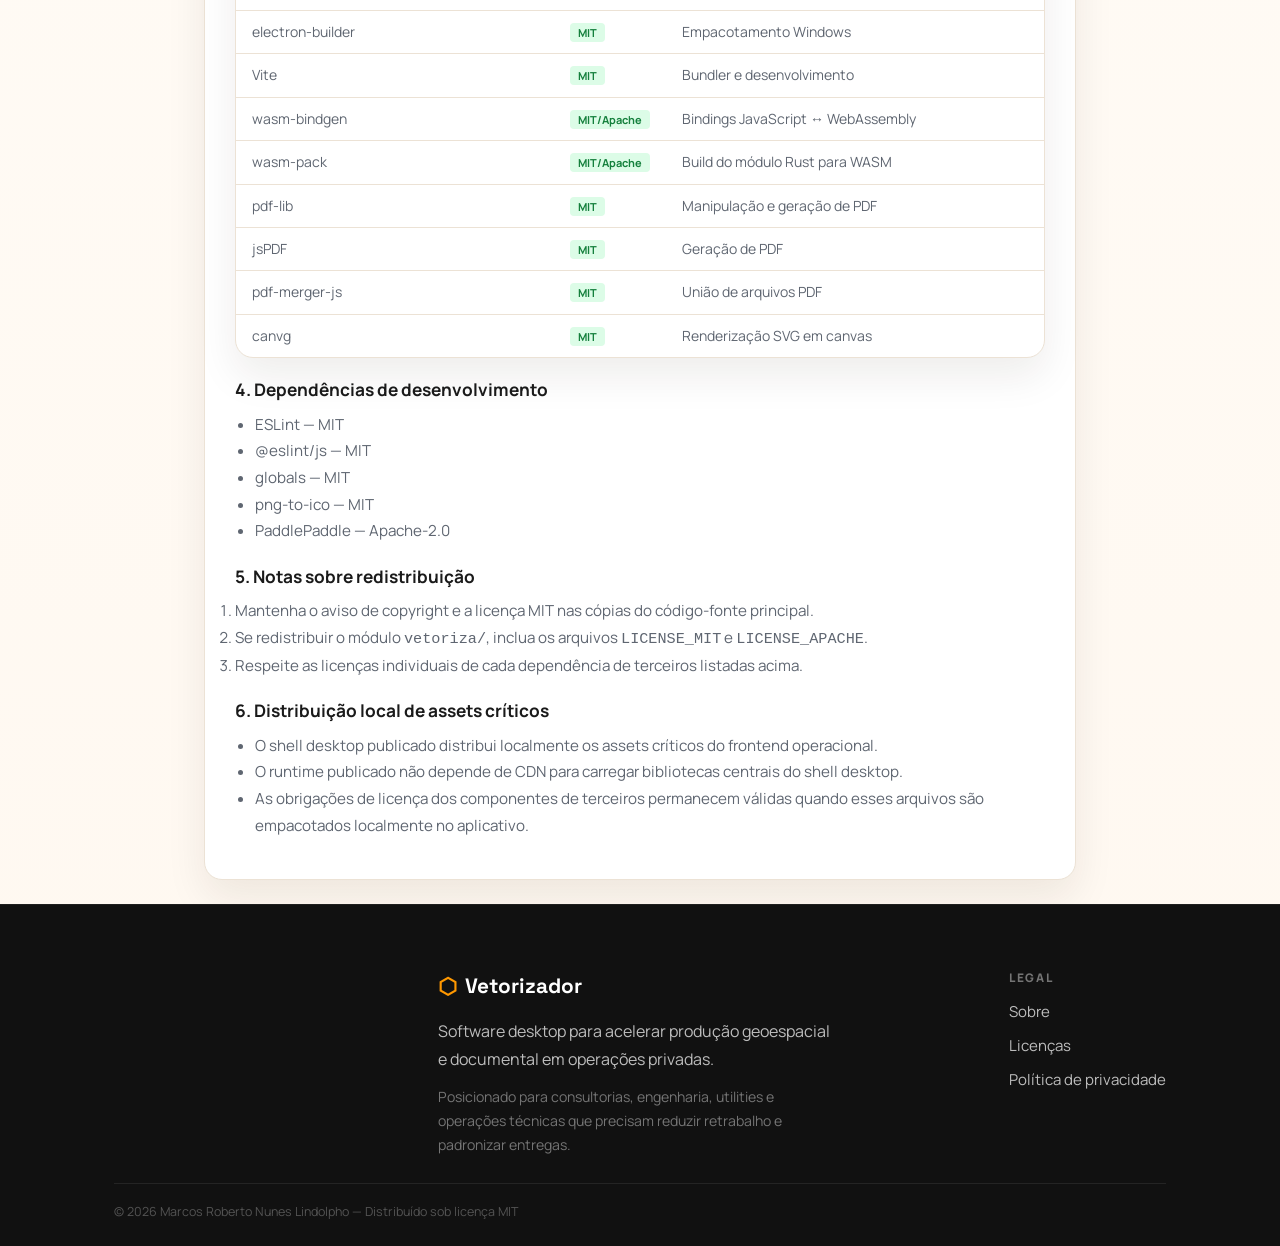
<file: licencas.html>
<!DOCTYPE html>
<html lang="pt-BR">

<head>
  <meta charset="UTF-8" />
  <meta name="viewport" content="width=device-width, initial-scale=1.0" />
  <meta name="description" content="Licenças e componentes de terceiros do Vetorizador" />
  <meta name="theme-color" content="#ff9800" />
  <title>Licenças | Vetorizador</title>
  <link rel="icon" href="./favicon.ico" sizes="any" />
  <link rel="preconnect" href="https://fonts.googleapis.com" />
  <link rel="preconnect" href="https://fonts.gstatic.com" crossorigin />
  <link href="https://fonts.googleapis.com/css2?family=Manrope:wght@400;500;600;700;800&family=Space+Grotesk:wght@500;700&display=swap" rel="stylesheet" />
  <link rel="stylesheet" href="style.css" />
</head>

<body class="policy-page">
  <main class="policy-main">
    <div class="container policy-container">
      <a class="policy-back" href="index.html">← Voltar ao portfólio</a>

      <header class="policy-header">
        <span class="policy-kicker">Documentação legal</span>
        <h1>Licenças do Vetorizador</h1>
        <p>
          Esta página reúne a declaração de licença principal do produto, a licença do núcleo de vetorização e os principais componentes de terceiros que compõem a solução.
        </p>
        <p class="policy-updated">Última atualização: 25/09/2026</p>
      </header>

      <section class="policy-card">
        <h2>1. Licença principal do projeto</h2>
        <p>
          O código-fonte principal do Vetorizador é distribuído sob a <strong>licença MIT</strong>.
        </p>

        <pre class="license-pre">MIT License

Copyright (c) 2026 Marcos Roberto Nunes Lindolpho

Permission is hereby granted, free of charge, to any person obtaining a copy
of this software and associated documentation files (the "Software"), to deal
in the Software without restriction, including without limitation the rights
to use, copy, modify, merge, publish, distribute, sublicense, and/or sell
copies of the Software, and to permit persons to whom the Software is
furnished to do so, subject to the following conditions:

The above copyright notice and this permission notice shall be included in all
copies or substantial portions of the Software.

THE SOFTWARE IS PROVIDED "AS IS", WITHOUT WARRANTY OF ANY KIND, EXPRESS OR
IMPLIED, INCLUDING BUT NOT LIMITED TO THE WARRANTIES OF MERCHANTABILITY,
FITNESS FOR A PARTICULAR PURPOSE AND NONINFRINGEMENT. IN NO EVENT SHALL THE
AUTHORS OR COPYRIGHT HOLDERS BE LIABLE FOR ANY CLAIM, DAMAGES OR OTHER
LIABILITY, WHETHER IN AN ACTION OF CONTRACT, TORT OR OTHERWISE, ARISING FROM,
OUT OF OR IN CONNECTION WITH THE SOFTWARE OR THE USE OR OTHER DEALINGS IN THE
SOFTWARE.</pre>

        <p>
          O texto completo está em <code>LICENSE</code> na raiz do repositório.
        </p>

        <h2>2. Núcleo de vetorização — <code>vetoriza/</code></h2>
        <p>
          O módulo <code>vetoriza/</code> está disponível sob <strong>dupla licença MIT e Apache-2.0</strong>, a critério do usuário.
        </p>
        <ul>
          <li>Texto da licença MIT: <code>vetoriza/LICENSE_MIT</code></li>
          <li>Texto da licença Apache-2.0: <code>vetoriza/LICENSE_APACHE</code></li>
        </ul>

        <h2>3. Componentes de terceiros</h2>
        <div class="license-table-wrap">
          <table class="license-table">
            <thead>
              <tr>
                <th>Biblioteca</th>
                <th>Licença</th>
                <th>Uso no produto</th>
              </tr>
            </thead>
            <tbody>
              <tr><td>Leaflet</td><td><span class="lic-badge bsd">BSD-2</span></td><td>Mapa interativo principal</td></tr>
              <tr><td>Leaflet.Draw</td><td><span class="lic-badge mit">MIT</span></td><td>Desenho de ROI no mapa</td></tr>
              <tr><td>geotiff.js</td><td><span class="lic-badge mit">MIT</span></td><td>Leitura de ortofotos GeoTIFF locais</td></tr>
              <tr><td>proj4js</td><td><span class="lic-badge mit">MIT</span></td><td>Reprojeção das ortofotos</td></tr>
              <tr><td>OpenStreetMap (© OpenStreetMap contributors)</td><td><span class="lic-badge">ODbL</span></td><td>Mapa de referência, sem imagery; atribuição exibida no mapa</td></tr>
              <tr><td>Turf.js</td><td><span class="lic-badge mit">MIT</span></td><td>Operações geoespaciais</td></tr>
              <tr><td>PaddleOCR</td><td><span class="lic-badge apache">Apache-2.0</span></td><td>OCR local compartilhado</td></tr>
              <tr><td>PDF.js</td><td><span class="lic-badge apache">Apache-2.0</span></td><td>Renderização de PDF</td></tr>
              <tr><td>shpjs</td><td><span class="lic-badge mit">MIT</span></td><td>Leitura de Shapefile</td></tr>
              <tr><td>shp-write</td><td><span class="lic-badge mit">MIT</span></td><td>Exportação de Shapefile</td></tr>
              <tr><td>Electron</td><td><span class="lic-badge mit">MIT</span></td><td>Runtime desktop para Windows</td></tr>
              <tr><td>electron-builder</td><td><span class="lic-badge mit">MIT</span></td><td>Empacotamento Windows</td></tr>
              <tr><td>Vite</td><td><span class="lic-badge mit">MIT</span></td><td>Bundler e desenvolvimento</td></tr>
              <tr><td>wasm-bindgen</td><td><span class="lic-badge mit">MIT/Apache</span></td><td>Bindings JavaScript ↔ WebAssembly</td></tr>
              <tr><td>wasm-pack</td><td><span class="lic-badge mit">MIT/Apache</span></td><td>Build do módulo Rust para WASM</td></tr>
              <tr><td>pdf-lib</td><td><span class="lic-badge mit">MIT</span></td><td>Manipulação e geração de PDF</td></tr>
              <tr><td>jsPDF</td><td><span class="lic-badge mit">MIT</span></td><td>Geração de PDF</td></tr>
              <tr><td>pdf-merger-js</td><td><span class="lic-badge mit">MIT</span></td><td>União de arquivos PDF</td></tr>
              <tr><td>canvg</td><td><span class="lic-badge mit">MIT</span></td><td>Renderização SVG em canvas</td></tr>
            </tbody>
          </table>
        </div>

        <h2>4. Dependências de desenvolvimento</h2>
        <ul>
          <li>ESLint — MIT</li>
          <li>@eslint/js — MIT</li>
          <li>globals — MIT</li>
          <li>png-to-ico — MIT</li>
          <li>PaddlePaddle — Apache-2.0</li>
        </ul>

        <h2>5. Notas sobre redistribuição</h2>
        <ol>
          <li>Mantenha o aviso de copyright e a licença MIT nas cópias do código-fonte principal.</li>
          <li>Se redistribuir o módulo <code>vetoriza/</code>, inclua os arquivos <code>LICENSE_MIT</code> e <code>LICENSE_APACHE</code>.</li>
          <li>Respeite as licenças individuais de cada dependência de terceiros listadas acima.</li>
        </ol>

        <h2>6. Distribuição local de assets críticos</h2>
        <ul>
          <li>O shell desktop publicado distribui localmente os assets críticos do frontend operacional.</li>
          <li>O runtime publicado não depende de CDN para carregar bibliotecas centrais do shell desktop.</li>
          <li>As obrigações de licença dos componentes de terceiros permanecem válidas quando esses arquivos são empacotados localmente no aplicativo.</li>
        </ul>
      </section>
    </div>
  </main>

  <footer class="footer">
    <div class="container footer-inner">
      <div class="footer-top">
        <div class="footer-mirror" aria-hidden="true"></div>
        <div class="footer-intro">
          <div class="footer-brand">
            <span class="logo-icon">⬡</span>
            <span>Vetorizador</span>
          </div>
          <p class="footer-tagline">Software desktop para acelerar produção geoespacial e documental em operações privadas.</p>
          <p class="footer-note">Posicionado para consultorias, engenharia, utilities e operações técnicas que precisam reduzir retrabalho e padronizar entregas.</p>
        </div>
        <div class="footer-column">
          <span class="footer-heading">Legal</span>
          <div class="footer-links">
            <a href="index.html#inicio">Sobre</a>
            <a href="licencas.html">Licenças</a>
            <a href="privacy-policy.html">Política de privacidade</a>
          </div>
        </div>
      </div>
      <div class="footer-bottom">
        <p class="footer-copy">© 2026 Marcos Roberto Nunes Lindolpho — Distribuído sob licença MIT</p>
      </div>
    </div>
  </footer>
</body>

</html>
</file>
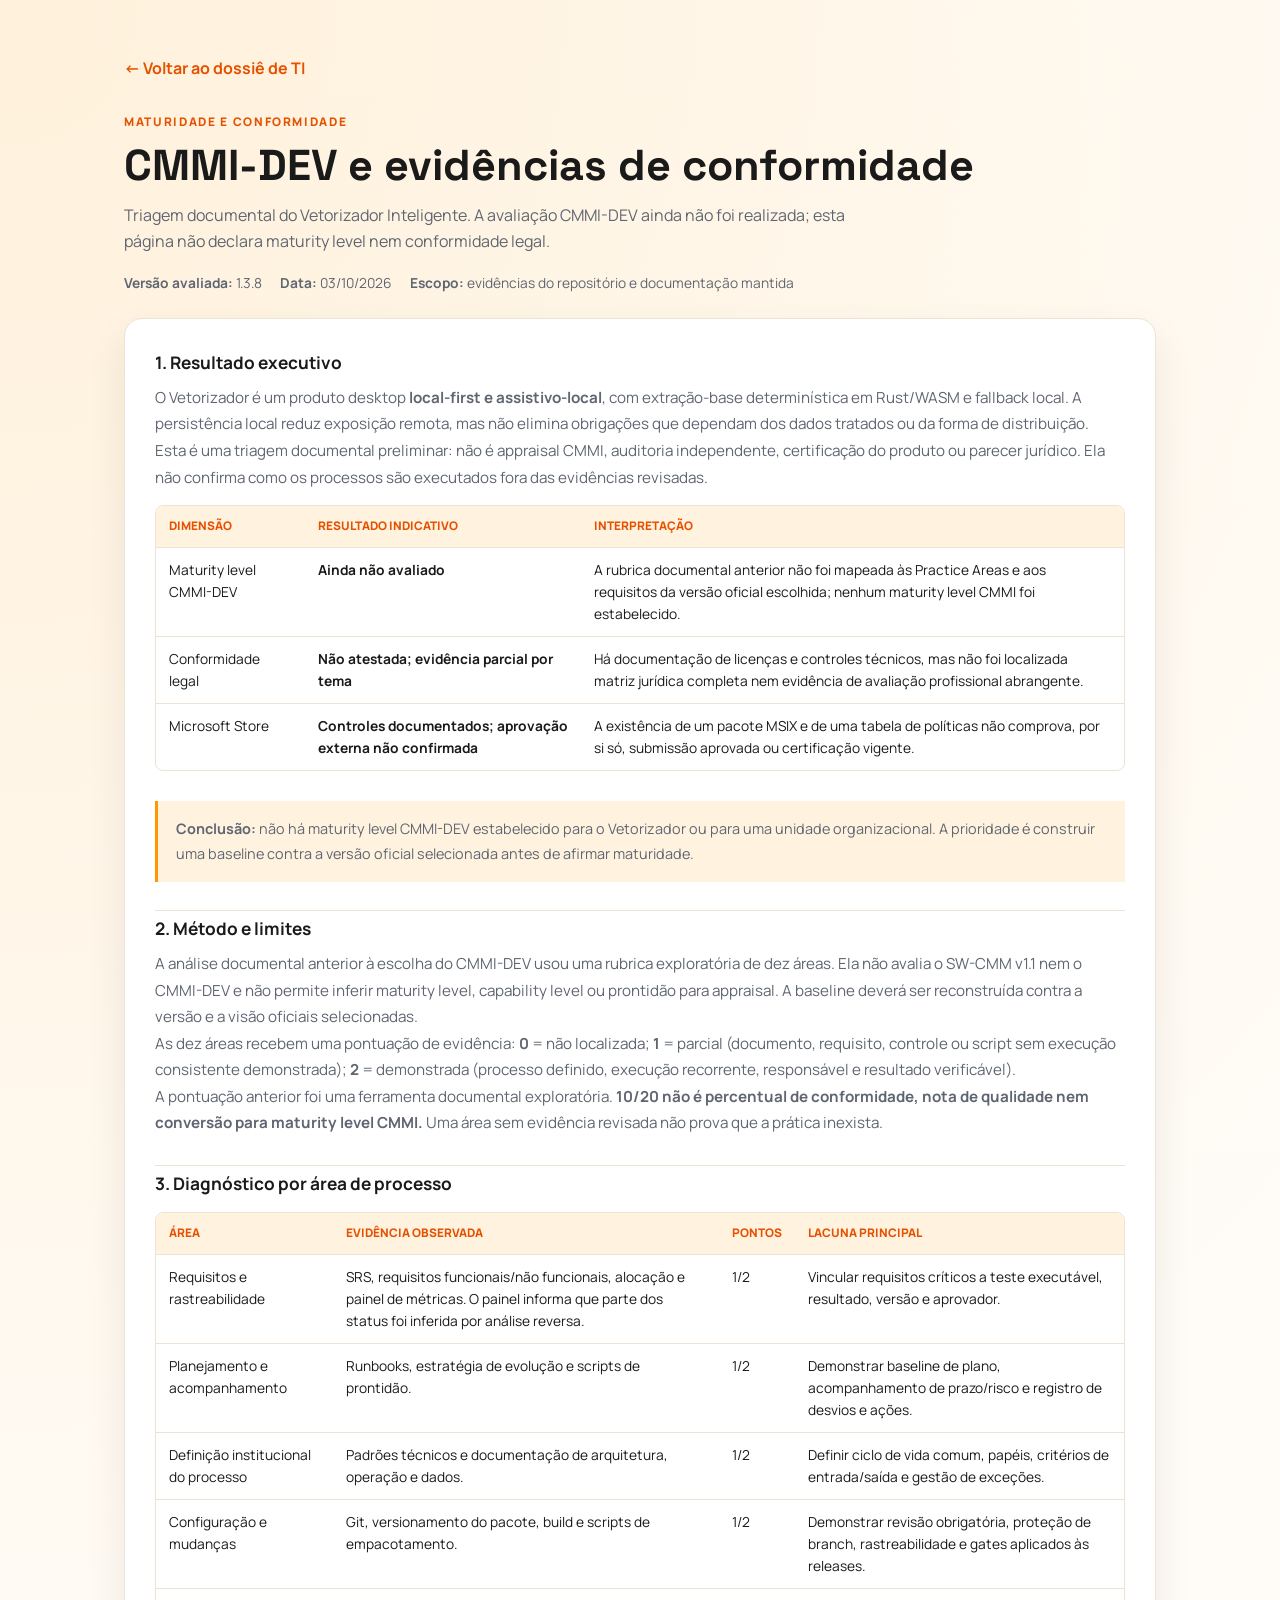
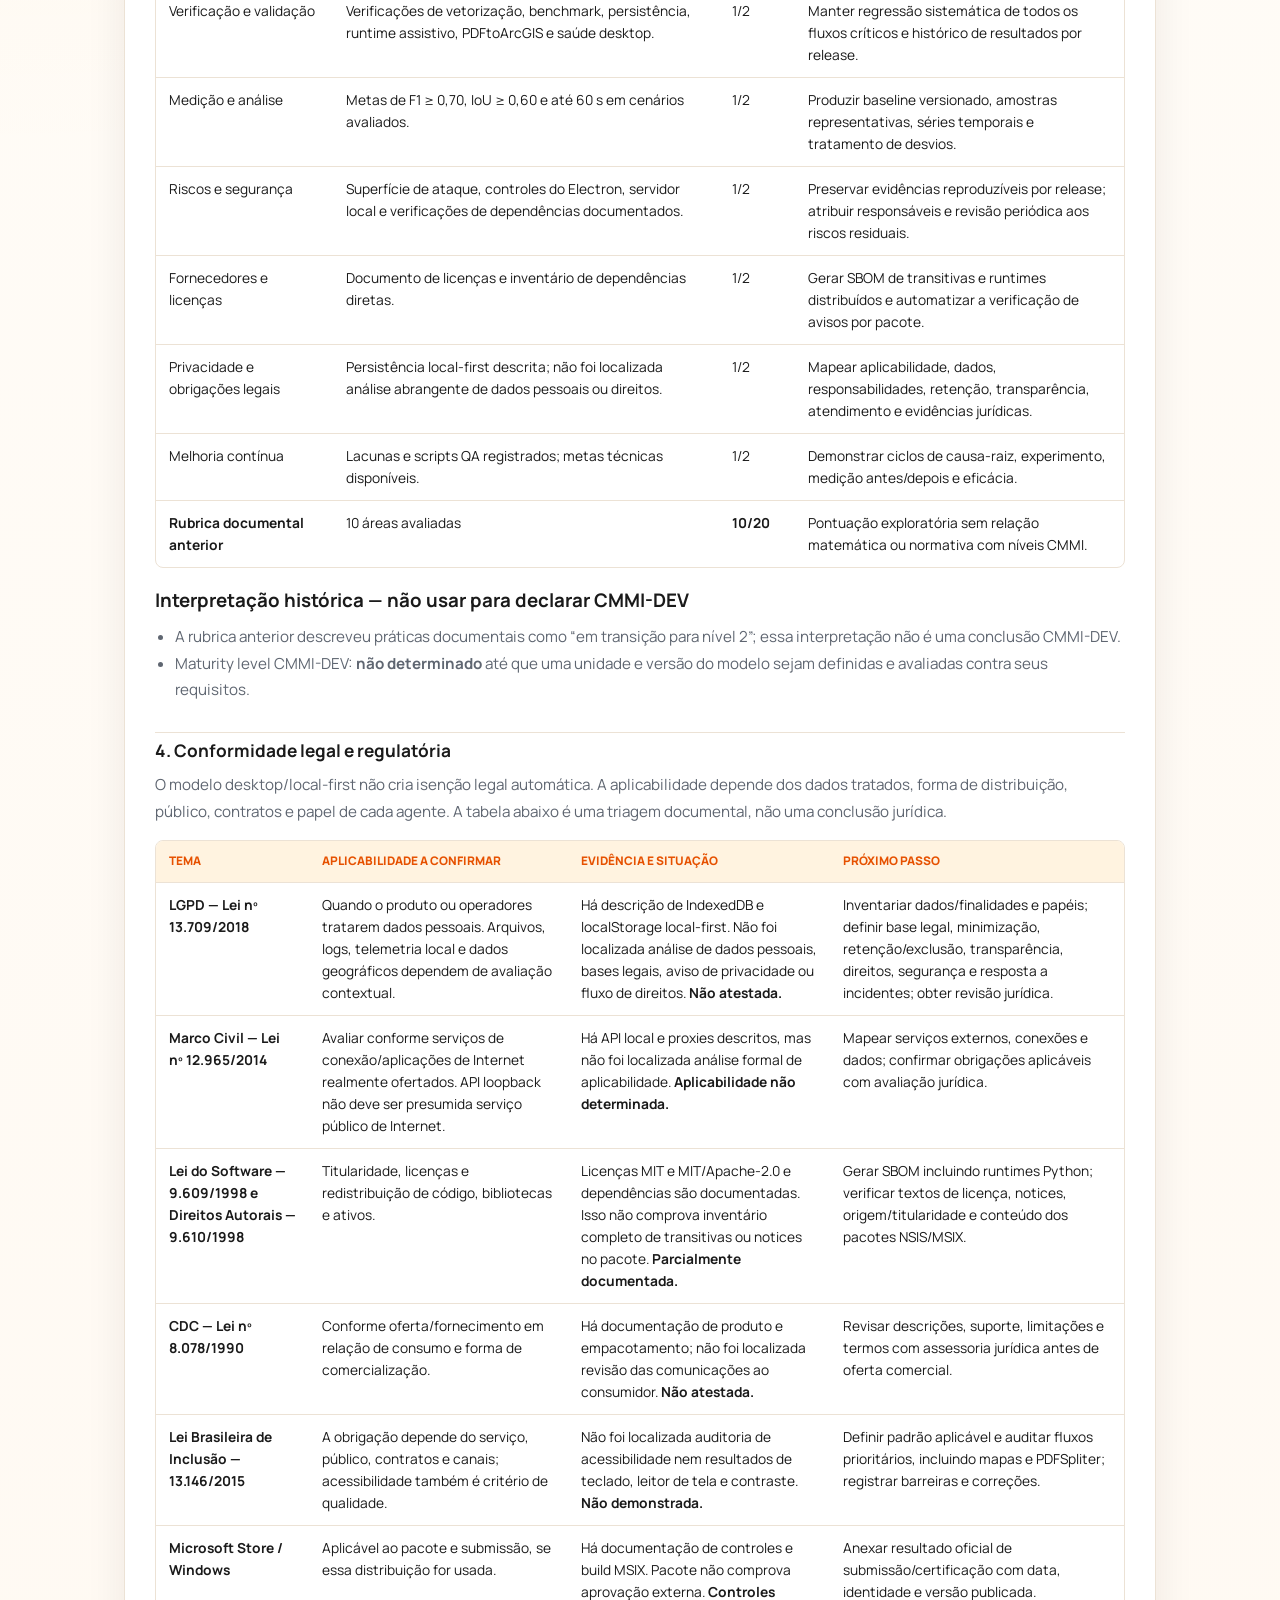
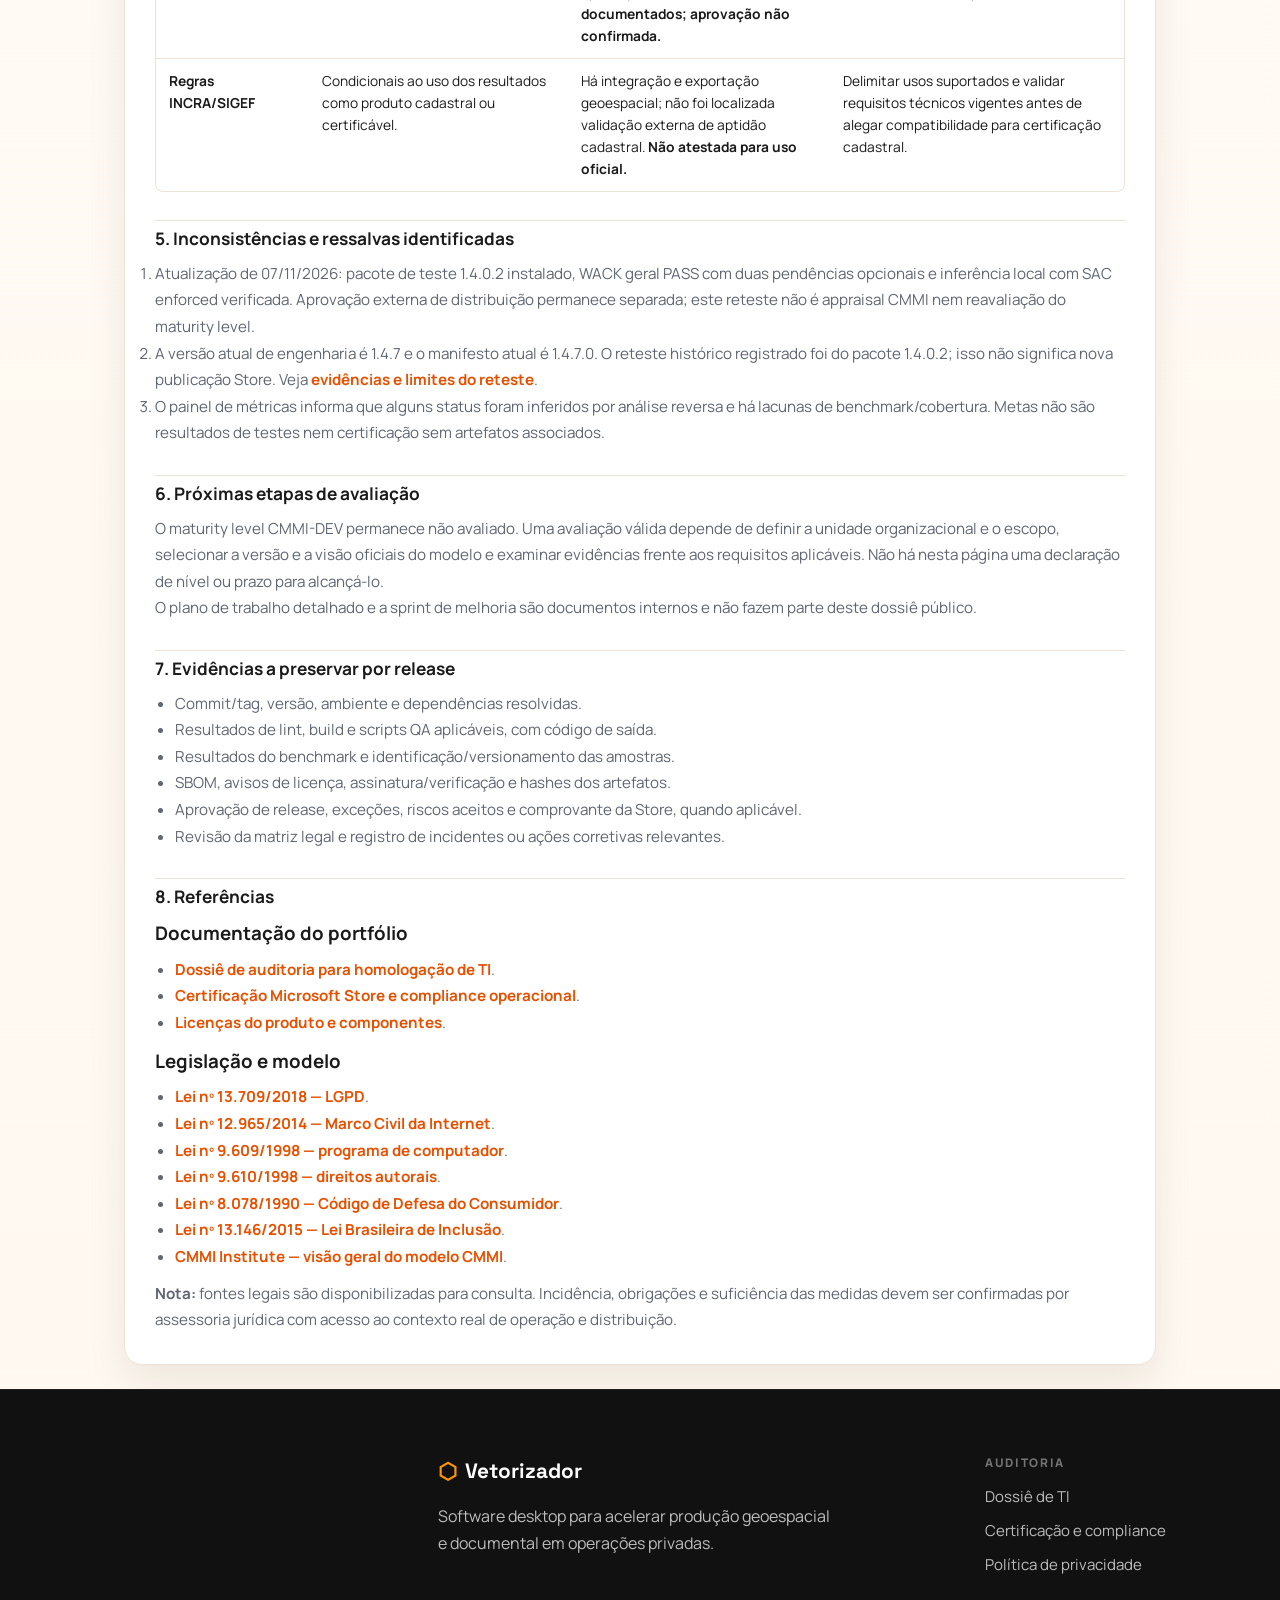
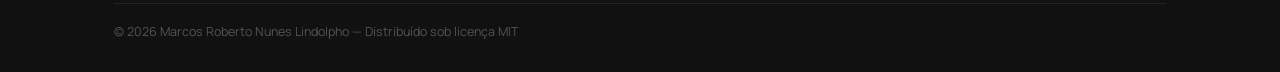
<file: maturidade-cmmi-dev.html>
<!DOCTYPE html>
<html lang="pt-BR">

<head>
  <meta charset="UTF-8" />
  <meta name="viewport" content="width=device-width, initial-scale=1.0" />
  <meta name="description" content="Avaliação documental indicativa da maturidade CMM, evidências legais e plano de evolução do Vetorizador Inteligente." />
  <meta name="theme-color" content="#ff9800" />
  <title>CMMI-DEV e Conformidade | Vetorizador</title>
  <link rel="icon" href="./favicon.ico" sizes="any" />
  <link rel="preconnect" href="https://fonts.googleapis.com" />
  <link rel="preconnect" href="https://fonts.gstatic.com" crossorigin />
  <link href="https://fonts.googleapis.com/css2?family=Manrope:wght@400;500;600;700;800&family=Space+Grotesk:wght@500;700&display=swap" rel="stylesheet" />
  <link rel="stylesheet" href="style.css" />
</head>

<body class="policy-page audit-page">
  <main class="policy-main">
    <div class="container policy-container audit-container">
      <a class="policy-back" href="auditoria-ti.html">← Voltar ao dossiê de TI</a>

      <header class="policy-header audit-header">
        <span class="policy-kicker">Maturidade e conformidade</span>
        <h1>CMMI-DEV e evidências de conformidade</h1>
        <p>Triagem documental do Vetorizador Inteligente. A avaliação CMMI-DEV ainda não foi realizada; esta página não declara maturity level nem conformidade legal.</p>
        <div class="audit-meta" aria-label="Identificação da avaliação">
          <span><strong>Versão avaliada:</strong> 1.3.8</span>
          <span><strong>Data:</strong> 03/10/2026</span>
          <span><strong>Escopo:</strong> evidências do repositório e documentação mantida</span>
        </div>
      </header>

      <article class="policy-card audit-card">
        <section>
          <h2>1. Resultado executivo</h2>
          <p>O Vetorizador é um produto desktop <strong>local-first e assistivo-local</strong>, com extração-base determinística em Rust/WASM e fallback local. A persistência local reduz exposição remota, mas não elimina obrigações que dependam dos dados tratados ou da forma de distribuição.</p>
          <p>Esta é uma triagem documental preliminar: não é appraisal CMMI, auditoria independente, certificação do produto ou parecer jurídico. Ela não confirma como os processos são executados fora das evidências revisadas.</p>
          <div class="audit-table-wrap">
            <table class="audit-table">
              <thead><tr><th>Dimensão</th><th>Resultado indicativo</th><th>Interpretação</th></tr></thead>
              <tbody>
                <tr><td>Maturity level CMMI-DEV</td><td><strong>Ainda não avaliado</strong></td><td>A rubrica documental anterior não foi mapeada às Practice Areas e aos requisitos da versão oficial escolhida; nenhum maturity level CMMI foi estabelecido.</td></tr>
                <tr><td>Conformidade legal</td><td><strong>Não atestada; evidência parcial por tema</strong></td><td>Há documentação de licenças e controles técnicos, mas não foi localizada matriz jurídica completa nem evidência de avaliação profissional abrangente.</td></tr>
                <tr><td>Microsoft Store</td><td><strong>Controles documentados; aprovação externa não confirmada</strong></td><td>A existência de um pacote MSIX e de uma tabela de políticas não comprova, por si só, submissão aprovada ou certificação vigente.</td></tr>
              </tbody>
            </table>
          </div>
          <aside class="audit-note"><strong>Conclusão:</strong> não há maturity level CMMI-DEV estabelecido para o Vetorizador ou para uma unidade organizacional. A prioridade é construir uma baseline contra a versão oficial selecionada antes de afirmar maturidade.</aside>
        </section>

        <section>
          <h2>2. Método e limites</h2>
          <p>A análise documental anterior à escolha do CMMI-DEV usou uma rubrica exploratória de dez áreas. Ela não avalia o SW-CMM v1.1 nem o CMMI-DEV e não permite inferir maturity level, capability level ou prontidão para appraisal. A baseline deverá ser reconstruída contra a versão e a visão oficiais selecionadas.</p>
          <p>As dez áreas recebem uma pontuação de evidência: <strong>0</strong> = não localizada; <strong>1</strong> = parcial (documento, requisito, controle ou script sem execução consistente demonstrada); <strong>2</strong> = demonstrada (processo definido, execução recorrente, responsável e resultado verificável).</p>
          <p>A pontuação anterior foi uma ferramenta documental exploratória. <strong>10/20 não é percentual de conformidade, nota de qualidade nem conversão para maturity level CMMI.</strong> Uma área sem evidência revisada não prova que a prática inexista.</p>
        </section>

        <section>
          <h2>3. Diagnóstico por área de processo</h2>
          <div class="audit-table-wrap">
            <table class="audit-table">
              <thead><tr><th>Área</th><th>Evidência observada</th><th>Pontos</th><th>Lacuna principal</th></tr></thead>
              <tbody>
                <tr><td>Requisitos e rastreabilidade</td><td>SRS, requisitos funcionais/não funcionais, alocação e painel de métricas. O painel informa que parte dos status foi inferida por análise reversa.</td><td>1/2</td><td>Vincular requisitos críticos a teste executável, resultado, versão e aprovador.</td></tr>
                <tr><td>Planejamento e acompanhamento</td><td>Runbooks, estratégia de evolução e scripts de prontidão.</td><td>1/2</td><td>Demonstrar baseline de plano, acompanhamento de prazo/risco e registro de desvios e ações.</td></tr>
                <tr><td>Definição institucional do processo</td><td>Padrões técnicos e documentação de arquitetura, operação e dados.</td><td>1/2</td><td>Definir ciclo de vida comum, papéis, critérios de entrada/saída e gestão de exceções.</td></tr>
                <tr><td>Configuração e mudanças</td><td>Git, versionamento do pacote, build e scripts de empacotamento.</td><td>1/2</td><td>Demonstrar revisão obrigatória, proteção de branch, rastreabilidade e gates aplicados às releases.</td></tr>
                <tr><td>Verificação e validação</td><td>Verificações de vetorização, benchmark, persistência, runtime assistivo, PDFtoArcGIS e saúde desktop.</td><td>1/2</td><td>Manter regressão sistemática de todos os fluxos críticos e histórico de resultados por release.</td></tr>
                <tr><td>Medição e análise</td><td>Metas de F1 ≥ 0,70, IoU ≥ 0,60 e até 60 s em cenários avaliados.</td><td>1/2</td><td>Produzir baseline versionado, amostras representativas, séries temporais e tratamento de desvios.</td></tr>
                <tr><td>Riscos e segurança</td><td>Superfície de ataque, controles do Electron, servidor local e verificações de dependências documentados.</td><td>1/2</td><td>Preservar evidências reproduzíveis por release; atribuir responsáveis e revisão periódica aos riscos residuais.</td></tr>
                <tr><td>Fornecedores e licenças</td><td>Documento de licenças e inventário de dependências diretas.</td><td>1/2</td><td>Gerar SBOM de transitivas e runtimes distribuídos e automatizar a verificação de avisos por pacote.</td></tr>
                <tr><td>Privacidade e obrigações legais</td><td>Persistência local-first descrita; não foi localizada análise abrangente de dados pessoais ou direitos.</td><td>1/2</td><td>Mapear aplicabilidade, dados, responsabilidades, retenção, transparência, atendimento e evidências jurídicas.</td></tr>
                <tr><td>Melhoria contínua</td><td>Lacunas e scripts QA registrados; metas técnicas disponíveis.</td><td>1/2</td><td>Demonstrar ciclos de causa-raiz, experimento, medição antes/depois e eficácia.</td></tr>
                <tr><td><strong>Rubrica documental anterior</strong></td><td>10 áreas avaliadas</td><td><strong>10/20</strong></td><td>Pontuação exploratória sem relação matemática ou normativa com níveis CMMI.</td></tr>
              </tbody>
            </table>
          </div>
          <h3>Interpretação histórica — não usar para declarar CMMI-DEV</h3>
          <ul>
            <li>A rubrica anterior descreveu práticas documentais como “em transição para nível 2”; essa interpretação não é uma conclusão CMMI-DEV.</li>
            <li>Maturity level CMMI-DEV: <strong>não determinado</strong> até que uma unidade e versão do modelo sejam definidas e avaliadas contra seus requisitos.</li>
          </ul>
        </section>

        <section>
          <h2>4. Conformidade legal e regulatória</h2>
          <p>O modelo desktop/local-first não cria isenção legal automática. A aplicabilidade depende dos dados tratados, forma de distribuição, público, contratos e papel de cada agente. A tabela abaixo é uma triagem documental, não uma conclusão jurídica.</p>
          <div class="audit-table-wrap">
            <table class="audit-table">
              <thead><tr><th>Tema</th><th>Aplicabilidade a confirmar</th><th>Evidência e situação</th><th>Próximo passo</th></tr></thead>
              <tbody>
                <tr><td><strong>LGPD — Lei nº 13.709/2018</strong></td><td>Quando o produto ou operadores tratarem dados pessoais. Arquivos, logs, telemetria local e dados geográficos dependem de avaliação contextual.</td><td>Há descrição de IndexedDB e localStorage local-first. Não foi localizada análise de dados pessoais, bases legais, aviso de privacidade ou fluxo de direitos. <strong>Não atestada.</strong></td><td>Inventariar dados/finalidades e papéis; definir base legal, minimização, retenção/exclusão, transparência, direitos, segurança e resposta a incidentes; obter revisão jurídica.</td></tr>
                <tr><td><strong>Marco Civil — Lei nº 12.965/2014</strong></td><td>Avaliar conforme serviços de conexão/aplicações de Internet realmente ofertados. API loopback não deve ser presumida serviço público de Internet.</td><td>Há API local e proxies descritos, mas não foi localizada análise formal de aplicabilidade. <strong>Aplicabilidade não determinada.</strong></td><td>Mapear serviços externos, conexões e dados; confirmar obrigações aplicáveis com avaliação jurídica.</td></tr>
                <tr><td><strong>Lei do Software — 9.609/1998 e Direitos Autorais — 9.610/1998</strong></td><td>Titularidade, licenças e redistribuição de código, bibliotecas e ativos.</td><td>Licenças MIT e MIT/Apache-2.0 e dependências são documentadas. Isso não comprova inventário completo de transitivas ou notices no pacote. <strong>Parcialmente documentada.</strong></td><td>Gerar SBOM incluindo runtimes Python; verificar textos de licença, notices, origem/titularidade e conteúdo dos pacotes NSIS/MSIX.</td></tr>
                <tr><td><strong>CDC — Lei nº 8.078/1990</strong></td><td>Conforme oferta/fornecimento em relação de consumo e forma de comercialização.</td><td>Há documentação de produto e empacotamento; não foi localizada revisão das comunicações ao consumidor. <strong>Não atestada.</strong></td><td>Revisar descrições, suporte, limitações e termos com assessoria jurídica antes de oferta comercial.</td></tr>
                <tr><td><strong>Lei Brasileira de Inclusão — 13.146/2015</strong></td><td>A obrigação depende do serviço, público, contratos e canais; acessibilidade também é critério de qualidade.</td><td>Não foi localizada auditoria de acessibilidade nem resultados de teclado, leitor de tela e contraste. <strong>Não demonstrada.</strong></td><td>Definir padrão aplicável e auditar fluxos prioritários, incluindo mapas e PDFSpliter; registrar barreiras e correções.</td></tr>
                <tr><td><strong>Microsoft Store / Windows</strong></td><td>Aplicável ao pacote e submissão, se essa distribuição for usada.</td><td>Há documentação de controles e build MSIX. Pacote não comprova aprovação externa. <strong>Controles documentados; aprovação não confirmada.</strong></td><td>Anexar resultado oficial de submissão/certificação com data, identidade e versão publicada.</td></tr>
                <tr><td><strong>Regras INCRA/SIGEF</strong></td><td>Condicionais ao uso dos resultados como produto cadastral ou certificável.</td><td>Há integração e exportação geoespacial; não foi localizada validação externa de aptidão cadastral. <strong>Não atestada para uso oficial.</strong></td><td>Delimitar usos suportados e validar requisitos técnicos vigentes antes de alegar compatibilidade para certificação cadastral.</td></tr>
              </tbody>
            </table>
          </div>
        </section>

        <section>
          <h2>5. Inconsistências e ressalvas identificadas</h2>
          <ol>
            <li>Atualização de 07/11/2026: pacote de teste 1.4.0.2 instalado, WACK geral PASS com duas pendências
              opcionais e inferência local com SAC enforced verificada. Aprovação externa de distribuição permanece
              separada; este reteste não é appraisal CMMI nem reavaliação do maturity level.</li>
            <li>A versão atual de engenharia é 1.4.7 e o manifesto atual é 1.4.7.0. O reteste histórico registrado
              foi do pacote 1.4.0.2; isso não significa nova publicação Store. Veja
              <a href="certificacao-compliance.html#validacao-140">evidências e limites do reteste</a>.</li>
            <li>O painel de métricas informa que alguns status foram inferidos por análise reversa e há lacunas de benchmark/cobertura. Metas não são resultados de testes nem certificação sem artefatos associados.</li>
          </ol>
        </section>

        <section>
          <h2>6. Próximas etapas de avaliação</h2>
          <p>O maturity level CMMI-DEV permanece não avaliado. Uma avaliação válida depende de definir a unidade organizacional e o escopo, selecionar a versão e a visão oficiais do modelo e examinar evidências frente aos requisitos aplicáveis. Não há nesta página uma declaração de nível ou prazo para alcançá-lo.</p>
          <p>O plano de trabalho detalhado e a sprint de melhoria são documentos internos e não fazem parte deste dossiê público.</p>
        </section>

        <section>
          <h2>7. Evidências a preservar por release</h2>
          <ul>
            <li>Commit/tag, versão, ambiente e dependências resolvidas.</li>
            <li>Resultados de lint, build e scripts QA aplicáveis, com código de saída.</li>
            <li>Resultados do benchmark e identificação/versionamento das amostras.</li>
            <li>SBOM, avisos de licença, assinatura/verificação e hashes dos artefatos.</li>
            <li>Aprovação de release, exceções, riscos aceitos e comprovante da Store, quando aplicável.</li>
            <li>Revisão da matriz legal e registro de incidentes ou ações corretivas relevantes.</li>
          </ul>
        </section>

        <section>
          <h2>8. Referências</h2>
          <h3>Documentação do portfólio</h3>
          <ul>
            <li><a href="auditoria-ti.html">Dossiê de auditoria para homologação de TI</a>.</li>
            <li><a href="certificacao-compliance.html">Certificação Microsoft Store e compliance operacional</a>.</li>
            <li><a href="licencas.html">Licenças do produto e componentes</a>.</li>
          </ul>
          <h3>Legislação e modelo</h3>
          <ul>
            <li><a href="https://www.planalto.gov.br/ccivil_03/_ato2015-2018/2018/lei/l13709.htm" target="_blank" rel="noopener noreferrer">Lei nº 13.709/2018 — LGPD</a>.</li>
            <li><a href="https://www.planalto.gov.br/ccivil_03/_ato2011-2014/2014/lei/l12965.htm" target="_blank" rel="noopener noreferrer">Lei nº 12.965/2014 — Marco Civil da Internet</a>.</li>
            <li><a href="https://www.planalto.gov.br/ccivil_03/leis/l9609.htm" target="_blank" rel="noopener noreferrer">Lei nº 9.609/1998 — programa de computador</a>.</li>
            <li><a href="https://www.planalto.gov.br/ccivil_03/leis/l9610.htm" target="_blank" rel="noopener noreferrer">Lei nº 9.610/1998 — direitos autorais</a>.</li>
            <li><a href="https://www.planalto.gov.br/ccivil_03/leis/l8078compilado.htm" target="_blank" rel="noopener noreferrer">Lei nº 8.078/1990 — Código de Defesa do Consumidor</a>.</li>
            <li><a href="https://www.planalto.gov.br/ccivil_03/_ato2015-2018/2015/lei/l13146.htm" target="_blank" rel="noopener noreferrer">Lei nº 13.146/2015 — Lei Brasileira de Inclusão</a>.</li>
            <li><a href="https://cmmiinstitute.com/" target="_blank" rel="noopener noreferrer">CMMI Institute — visão geral do modelo CMMI</a>.</li>
          </ul>
          <p><strong>Nota:</strong> fontes legais são disponibilizadas para consulta. Incidência, obrigações e suficiência das medidas devem ser confirmadas por assessoria jurídica com acesso ao contexto real de operação e distribuição.</p>
        </section>
      </article>
    </div>
  </main>

  <footer class="footer">
    <div class="container footer-inner">
      <div class="footer-top">
        <div class="footer-mirror" aria-hidden="true"></div>
        <div class="footer-intro">
          <div class="footer-brand"><span class="logo-icon">⬡</span><span>Vetorizador</span></div>
          <p class="footer-tagline">Software desktop para acelerar produção geoespacial e documental em operações privadas.</p>
        </div>
        <div class="footer-column">
          <span class="footer-heading">Auditoria</span>
          <div class="footer-links">
            <a href="auditoria-ti.html">Dossiê de TI</a>
            <a href="certificacao-compliance.html">Certificação e compliance</a>
            <a href="privacy-policy.html">Política de privacidade</a>
          </div>
        </div>
      </div>
      <div class="footer-bottom"><p class="footer-copy">© 2026 Marcos Roberto Nunes Lindolpho — Distribuído sob licença MIT</p></div>
    </div>
  </footer>
</body>

</html>
</file>
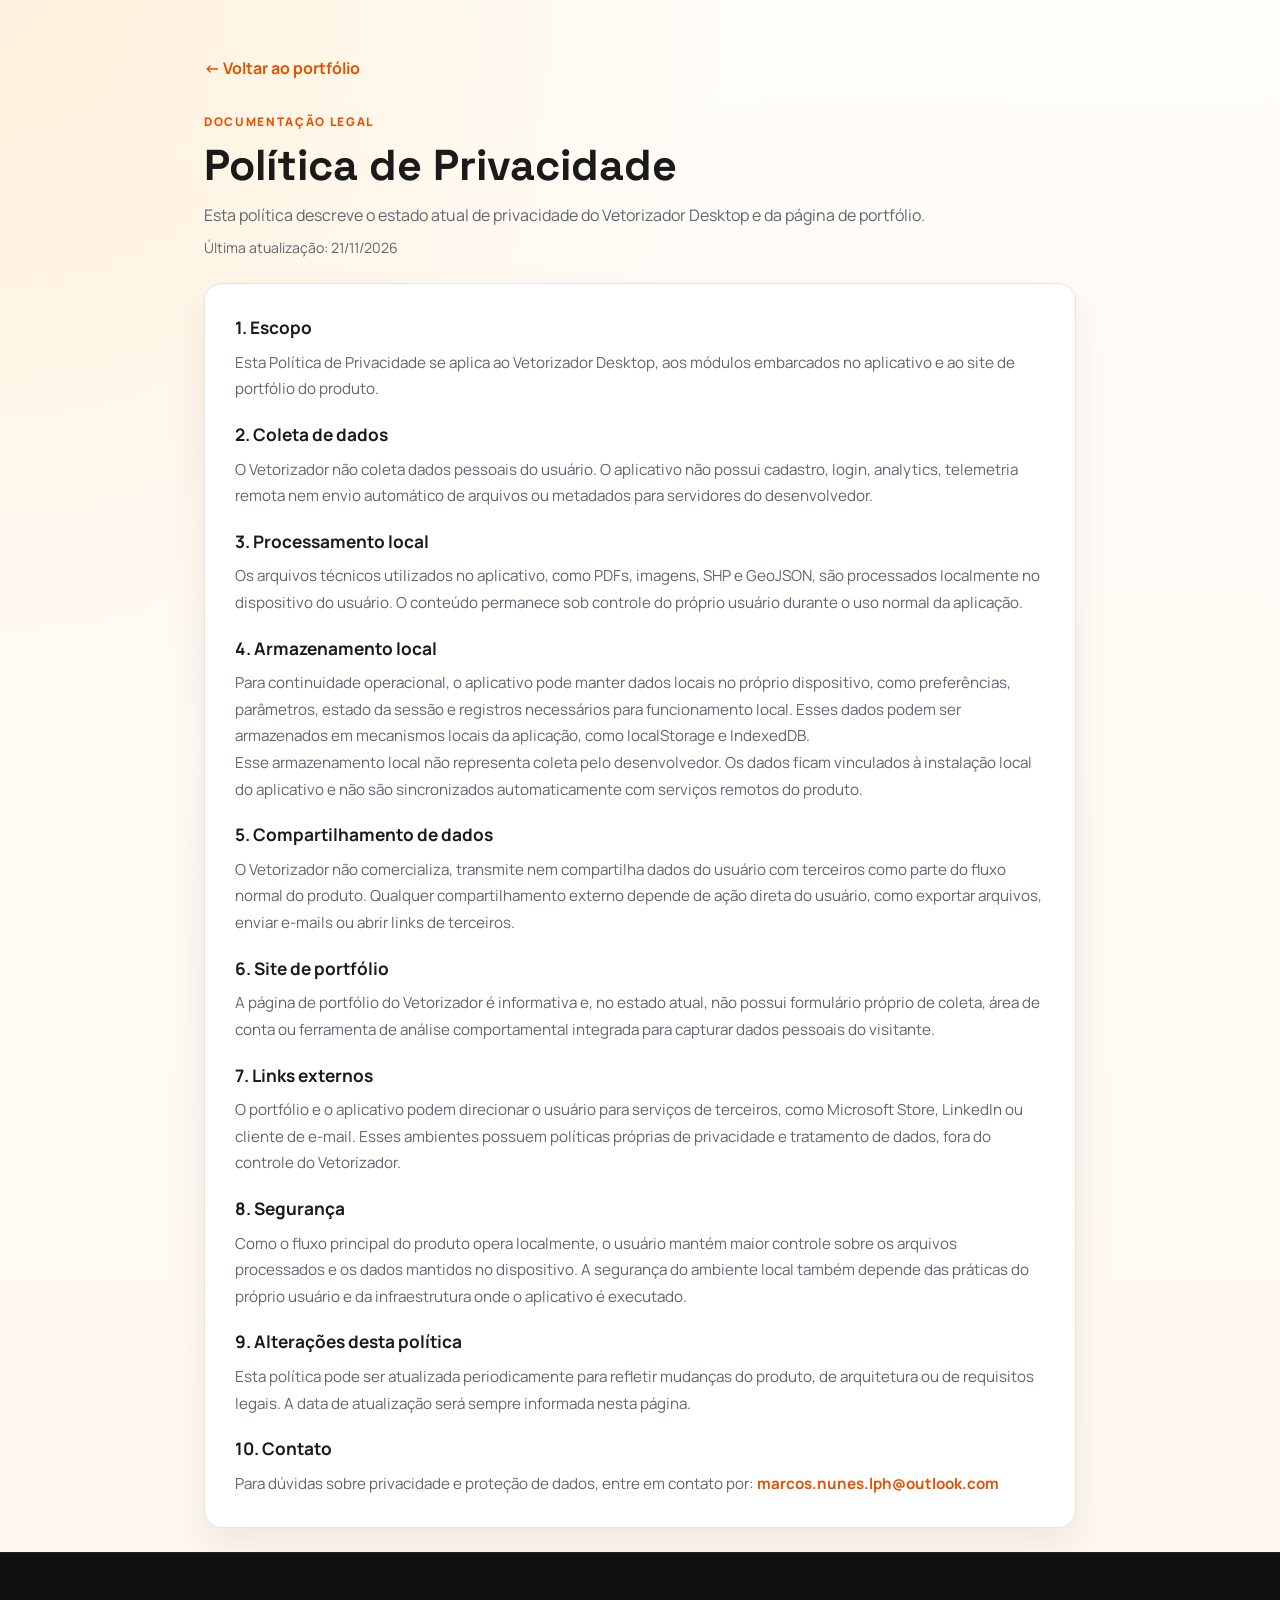
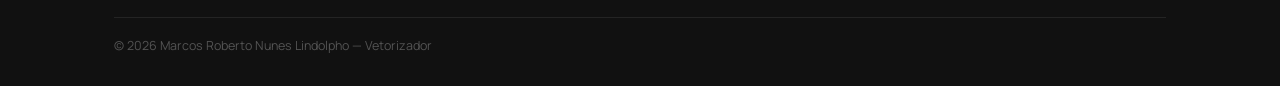
<file: privacy-policy.html>
<!DOCTYPE html>
<html lang="pt-BR">

<head>
  <meta charset="UTF-8" />
  <meta name="viewport" content="width=device-width, initial-scale=1.0" />
  <meta name="description" content="Política de Privacidade do Vetorizador Desktop e serviços associados." />
  <meta name="theme-color" content="#ff9800" />
  <title>Política de Privacidade | Vetorizador</title>
  <link rel="icon" href="./favicon.ico" sizes="any" />
  <link rel="preconnect" href="https://fonts.googleapis.com" />
  <link rel="preconnect" href="https://fonts.gstatic.com" crossorigin />
  <link href="https://fonts.googleapis.com/css2?family=Manrope:wght@400;500;600;700;800&family=Space+Grotesk:wght@500;700&display=swap" rel="stylesheet" />
  <link rel="stylesheet" href="style.css" />
</head>

<body class="policy-page">
  <main class="policy-main">
    <div class="container policy-container">
      <a class="policy-back" href="index.html">← Voltar ao portfólio</a>

      <header class="policy-header">
        <span class="policy-kicker">Documentação legal</span>
        <h1>Política de Privacidade</h1>
        <p>
          Esta política descreve o estado atual de privacidade do Vetorizador Desktop e da página de portfólio.
        </p>
        <p class="policy-updated">Última atualização: 21/11/2026</p>
      </header>

      <section class="policy-card">
        <h2>1. Escopo</h2>
        <p>
          Esta Política de Privacidade se aplica ao Vetorizador Desktop, aos módulos embarcados no aplicativo e ao site de portfólio do produto.
        </p>

        <h2>2. Coleta de dados</h2>
        <p>
          O Vetorizador não coleta dados pessoais do usuário. O aplicativo não possui cadastro, login, analytics, telemetria remota nem envio automático de arquivos ou metadados para servidores do desenvolvedor.
        </p>

        <h2>3. Processamento local</h2>
        <p>
          Os arquivos técnicos utilizados no aplicativo, como PDFs, imagens, SHP e GeoJSON, são processados localmente no dispositivo do usuário. O conteúdo permanece sob controle do próprio usuário durante o uso normal da aplicação.
        </p>

        <h2>4. Armazenamento local</h2>
        <p>
          Para continuidade operacional, o aplicativo pode manter dados locais no próprio dispositivo, como preferências, parâmetros, estado da sessão e registros necessários para funcionamento local. Esses dados podem ser armazenados em mecanismos locais da aplicação, como localStorage e IndexedDB.
        </p>
        <p>
          Esse armazenamento local não representa coleta pelo desenvolvedor. Os dados ficam vinculados à instalação local do aplicativo e não são sincronizados automaticamente com serviços remotos do produto.
        </p>

        <h2>5. Compartilhamento de dados</h2>
        <p>
          O Vetorizador não comercializa, transmite nem compartilha dados do usuário com terceiros como parte do fluxo normal do produto. Qualquer compartilhamento externo depende de ação direta do usuário, como exportar arquivos, enviar e-mails ou abrir links de terceiros.
        </p>

        <h2>6. Site de portfólio</h2>
        <p>
          A página de portfólio do Vetorizador é informativa e, no estado atual, não possui formulário próprio de coleta, área de conta ou ferramenta de análise comportamental integrada para capturar dados pessoais do visitante.
        </p>

        <h2>7. Links externos</h2>
        <p>
          O portfólio e o aplicativo podem direcionar o usuário para serviços de terceiros, como Microsoft Store, LinkedIn ou cliente de e-mail. Esses ambientes possuem políticas próprias de privacidade e tratamento de dados, fora do controle do Vetorizador.
        </p>

        <h2>8. Segurança</h2>
        <p>
          Como o fluxo principal do produto opera localmente, o usuário mantém maior controle sobre os arquivos processados e os dados mantidos no dispositivo. A segurança do ambiente local também depende das práticas do próprio usuário e da infraestrutura onde o aplicativo é executado.
        </p>

        <h2>9. Alterações desta política</h2>
        <p>
          Esta política pode ser atualizada periodicamente para refletir mudanças do produto, de arquitetura ou de requisitos legais.
          A data de atualização será sempre informada nesta página.
        </p>

        <h2>10. Contato</h2>
        <p>
          Para dúvidas sobre privacidade e proteção de dados, entre em contato por:
          <a href="mailto:marcos.nunes.lph@outlook.com">marcos.nunes.lph@outlook.com</a>
        </p>
      </section>
    </div>
  </main>

  <footer class="footer">
    <div class="container footer-inner">
      <div class="footer-bottom">
        <p class="footer-copy">© 2026 Marcos Roberto Nunes Lindolpho — Vetorizador</p>
      </div>
    </div>
  </footer>
</body>

</html>
</file>
<file: style.css>
/* =================================================
   Vetorizador — Portfolio Stylesheet
   Paleta principal: laranja (#ff9800 -> #ef6c00 -> #e65100)
   ================================================= */

:root {
  --primary: #ff9800;
  --primary-dark: #ef6c00;
  --primary-darker: #e65100;
  --gradient: linear-gradient(135deg, #ff9800 0%, #ef6c00 100%);
  --gradient-hover: linear-gradient(135deg, #f57c00 0%, #e65100 100%);
  --gradient-soft: linear-gradient(135deg, rgba(255, 152, 0, 0.18) 0%, rgba(239, 108, 0, 0.05) 100%);
  --amber-light: #fff3e0;
  --amber-border: #ffb74d;
  --amber-text: #e65100;
  --dark: #111111;
  --dark-2: #1b1712;
  --text: #1a1a1a;
  --text-muted: #5f6671;
  --white: #ffffff;
  --surface: #faf8f4;
  --surface-2: #fffdf9;
  --border: #ece2d5;
  --radius: 16px;
  --radius-lg: 24px;
  --shadow: 0 18px 40px rgba(33, 23, 10, 0.08);
  --shadow-lg: 0 28px 70px rgba(28, 20, 10, 0.16);
  --font: 'Manrope', 'Segoe UI', sans-serif;
  --font-display: 'Space Grotesk', 'Segoe UI', sans-serif;
}

*, *::before, *::after {
  box-sizing: border-box;
  margin: 0;
  padding: 0;
}

html {
  scroll-behavior: smooth;
}

body {
  font-family: var(--font);
  background:
    radial-gradient(circle at top left, rgba(255, 152, 0, 0.08), transparent 32%),
    linear-gradient(180deg, #fffdf9 0%, #fffaf3 100%);
  color: var(--text);
  line-height: 1.6;
}

.container {
  max-width: 1100px;
  margin: 0 auto;
  padding: 0 24px;
}

.nav {
  position: fixed;
  top: 0;
  left: 0;
  right: 0;
  z-index: 200;
  background: linear-gradient(180deg, rgba(10, 10, 10, 0.55), rgba(10, 10, 10, 0));
  transition: background 0.3s, box-shadow 0.3s;
}

.nav.nav-scrolled {
  background: rgba(17, 17, 17, 0.88);
  box-shadow: 0 12px 30px rgba(0, 0, 0, 0.24);
  backdrop-filter: blur(10px);
  -webkit-backdrop-filter: blur(10px);
}

.nav-inner {
  max-width: 1100px;
  margin: 0 auto;
  padding: 0 24px;
  height: 64px;
  display: flex;
  align-items: center;
  gap: 32px;
}

.nav-logo {
  display: flex;
  align-items: center;
  gap: 10px;
  text-decoration: none;
  color: var(--white);
  font-family: var(--font-display);
  font-weight: 700;
  font-size: 18px;
  letter-spacing: -0.02em;
  flex-shrink: 0;
}

.logo-icon {
  font-size: 22px;
  color: var(--primary);
}

.nav-links {
  display: flex;
  list-style: none;
  gap: 6px;
  margin-left: auto;
}

.nav-links a {
  color: rgba(255, 255, 255, 0.72);
  text-decoration: none;
  font-size: 14px;
  font-weight: 600;
  padding: 6px 12px;
  border-radius: 999px;
  transition: color 0.2s, background 0.2s;
}

.nav-links a:hover {
  color: var(--white);
  background: rgba(255, 255, 255, 0.08);
}

.btn-nav,
.btn-primary,
.btn-outline {
  text-decoration: none;
  font-weight: 700;
  border-radius: 999px;
  transition: background 0.2s, transform 0.15s, box-shadow 0.2s, color 0.2s, border-color 0.2s;
}

.btn-nav {
  background: var(--gradient);
  color: var(--white);
  font-size: 14px;
  padding: 8px 20px;
  box-shadow: 0 10px 18px rgba(239, 108, 0, 0.28);
  white-space: nowrap;
}

.btn-nav:hover {
  background: var(--gradient-hover);
  transform: translateY(-1px);
  box-shadow: 0 14px 24px rgba(239, 108, 0, 0.34);
}

.hero {
  position: relative;
  min-height: 100vh;
  background: var(--dark);
  display: flex;
  align-items: center;
  overflow: hidden;
}

.hero-bg {
  position: absolute;
  inset: 0;
  background:
    radial-gradient(ellipse 70% 60% at 72% 30%, rgba(255, 152, 0, 0.18) 0%, transparent 60%),
    radial-gradient(ellipse 55% 50% at 14% 78%, rgba(255, 152, 0, 0.09) 0%, transparent 58%),
    linear-gradient(135deg, #111111 0%, #1b1712 62%, #261b0d 100%);
}

.hero-bg::after {
  content: '';
  position: absolute;
  inset: 0;
  background-image:
    radial-gradient(rgba(255, 255, 255, 0.045) 1px, transparent 1px),
    linear-gradient(135deg, transparent 0%, rgba(255, 255, 255, 0.02) 100%);
  background-size: 32px 32px, auto;
}

.hero-inner {
  position: relative;
  max-width: 1100px;
  margin: 0 auto;
  padding: 128px 24px 88px;
}

.hero-grid {
  display: grid;
  grid-template-columns: minmax(0, 1.05fr) minmax(320px, 0.95fr);
  gap: 40px;
  align-items: center;
  margin-bottom: 34px;
}

.hero-copy {
  min-width: 0;
  text-align: left;
}

.hero-panel {
  position: relative;
}

.hero-panel::before {
  content: '';
  position: absolute;
  top: -14px;
  right: -16px;
  width: 170px;
  height: 170px;
  border-radius: 28px;
  background: var(--gradient-soft);
}

.badge-row {
  display: flex;
  flex-wrap: wrap;
  justify-content: flex-start;
  gap: 8px;
  margin-bottom: 18px;
}

.badge {
  background: rgba(255, 152, 0, 0.14);
  border: 1px solid rgba(255, 152, 0, 0.35);
  color: var(--primary);
  font-size: 11px;
  font-weight: 700;
  padding: 6px 14px;
  border-radius: 999px;
  letter-spacing: 0.08em;
  text-transform: uppercase;
}

.hero-kicker {
  font-size: 0.82rem;
  font-weight: 800;
  letter-spacing: 0.16em;
  text-transform: uppercase;
  color: rgba(255, 255, 255, 0.52);
  margin-bottom: 14px;
}

.hero-title {
  font-family: var(--font-display);
  font-size: clamp(2.8rem, 6vw, 5.2rem);
  font-weight: 700;
  line-height: 1.02;
  color: var(--white);
  letter-spacing: -0.06em;
  margin-bottom: 22px;
}

.gradient-text {
  background: var(--gradient);
  -webkit-background-clip: text;
  -webkit-text-fill-color: transparent;
  background-clip: text;
}

.hero-sub {
  font-size: clamp(1rem, 2vw, 1.18rem);
  color: rgba(255, 255, 255, 0.7);
  max-width: 610px;
  margin: 0 0 34px;
  line-height: 1.78;
}

.hero-cta {
  display: flex;
  flex-wrap: wrap;
  justify-content: flex-start;
  gap: 12px;
  margin-bottom: 22px;
}

.hero-security-card {
  display: flex;
  flex-wrap: wrap;
  align-items: center;
  justify-content: space-between;
  gap: 16px;
  max-width: 700px;
  padding: 16px 18px;
  border-radius: 20px;
  background: rgba(255, 152, 0, 0.1);
  border: 1px solid rgba(255, 152, 0, 0.28);
  box-shadow: 0 16px 30px rgba(0, 0, 0, 0.16);
}

.hero-security-copy {
  display: flex;
  flex: 1 1 240px;
  min-width: 0;
  flex-direction: column;
  gap: 6px;
  text-align: left;
}

.hero-security-label {
  font-size: 0.72rem;
  font-weight: 800;
  letter-spacing: 0.12em;
  text-transform: uppercase;
  color: rgba(255, 255, 255, 0.62);
}

.hero-security-copy strong {
  color: var(--white);
  font-size: 0.95rem;
  line-height: 1.55;
}

.hero-security-link,
.section-doc-link,
.proof-link {
  color: var(--white);
  text-decoration: none;
  font-weight: 800;
}

.hero-security-link {
  flex-shrink: 0;
  display: inline-flex;
  align-items: center;
  justify-content: center;
  padding: 12px 18px;
  border-radius: 999px;
  background: var(--gradient);
  box-shadow: 0 12px 24px rgba(239, 108, 0, 0.28);
}

.hero-security-link:hover {
  background: var(--gradient-hover);
}

.btn-primary {
  background: var(--gradient);
  color: var(--white);
  font-size: 15px;
  padding: 15px 28px;
  box-shadow: 0 14px 26px rgba(239, 108, 0, 0.34);
}

.btn-primary:hover {
  background: var(--gradient-hover);
  transform: translateY(-2px);
  box-shadow: 0 18px 30px rgba(239, 108, 0, 0.4);
}

.btn-outline {
  background: transparent;
  color: rgba(255, 255, 255, 0.84);
  font-size: 15px;
  padding: 15px 28px;
  border: 1.5px solid rgba(255, 255, 255, 0.18);
}

.btn-outline:hover {
  border-color: var(--primary);
  color: var(--primary);
  background: rgba(255, 152, 0, 0.08);
}


.store-note {
  max-width: 620px;
  font-size: 0.9rem;
  color: rgba(255, 255, 255, 0.68);
  background: rgba(255, 152, 0, 0.08);
  border: 1px solid rgba(255, 152, 0, 0.3);
  border-radius: 14px;
  padding: 12px 16px;
}

.showcase-card {
  position: relative;
  background: rgba(255, 252, 247, 0.06);
  border: 1px solid rgba(255, 255, 255, 0.12);
  box-shadow: 0 28px 60px rgba(0, 0, 0, 0.24);
  backdrop-filter: blur(14px);
  -webkit-backdrop-filter: blur(14px);
}

.showcase-main {
  border-radius: 28px;
  padding: 24px;
  margin-bottom: 18px;
}

.showcase-head,
.showcase-stats,
.showcase-rail {
  display: flex;
}

.showcase-head {
  align-items: center;
  justify-content: space-between;
  gap: 12px;
  margin-bottom: 14px;
}

.showcase-eyebrow,
.mini-label,
.showcase-pill {
  font-size: 0.74rem;
  font-weight: 800;
  letter-spacing: 0.12em;
  text-transform: uppercase;
}

.showcase-eyebrow,
.mini-label {
  color: rgba(255, 255, 255, 0.58);
}

.showcase-pill {
  color: var(--dark);
  background: linear-gradient(135deg, #ffd180, #ffb74d);
  padding: 7px 12px;
  border-radius: 999px;
}

.showcase-main h3 {
  font-family: var(--font-display);
  color: var(--white);
  font-size: 1.45rem;
  letter-spacing: -0.03em;
  margin-bottom: 10px;
}

.showcase-main p,
.showcase-mini p {
  color: rgba(255, 255, 255, 0.66);
  font-size: 0.92rem;
  line-height: 1.65;
}

.showcase-map {
  position: relative;
  height: 210px;
  margin: 22px 0 20px;
  border-radius: 22px;
  overflow: hidden;
  background: linear-gradient(180deg, rgba(255, 228, 181, 0.11), rgba(255, 181, 71, 0.04));
  border: 1px solid rgba(255, 255, 255, 0.12);
}

.map-grid,
.map-region,
.map-pin {
  position: absolute;
}

.map-grid {
  inset: 0;
  background-image:
    linear-gradient(rgba(255, 255, 255, 0.08) 1px, transparent 1px),
    linear-gradient(90deg, rgba(255, 255, 255, 0.08) 1px, transparent 1px);
  background-size: 28px 28px;
}

.map-region {
  background: linear-gradient(135deg, rgba(255, 152, 0, 0.55), rgba(255, 152, 0, 0.18));
  border: 1px solid rgba(255, 204, 128, 0.65);
  box-shadow: 0 12px 24px rgba(255, 152, 0, 0.14);
}

.region-primary {
  width: 170px;
  height: 96px;
  left: 44px;
  top: 62px;
  border-radius: 38% 62% 48% 52% / 42% 40% 60% 58%;
  transform: rotate(-10deg);
}

.region-secondary {
  width: 132px;
  height: 78px;
  right: 38px;
  top: 42px;
  border-radius: 60% 40% 46% 54% / 44% 58% 42% 56%;
  transform: rotate(12deg);
}

.map-pin {
  width: 14px;
  height: 14px;
  border-radius: 50%;
  background: #ffe0b2;
  border: 4px solid rgba(255, 152, 0, 0.5);
  box-shadow: 0 0 0 10px rgba(255, 152, 0, 0.12);
}

.pin-a {
  left: 114px;
  bottom: 44px;
}

.pin-b {
  right: 88px;
  bottom: 66px;
}

.showcase-stats {
  gap: 14px;
}

.showcase-stats > div,
.showcase-mini {
  flex: 1;
  border-radius: 18px;
  padding: 16px;
  background: rgba(255, 255, 255, 0.04);
  border: 1px solid rgba(255, 255, 255, 0.08);
}

.showcase-stats strong,
.showcase-mini strong {
  display: block;
  color: var(--white);
  font-size: 0.95rem;
  margin-bottom: 6px;
}

.showcase-stats span {
  color: rgba(255, 255, 255, 0.6);
  font-size: 0.82rem;
  line-height: 1.5;
}

.showcase-rail {
  gap: 16px;
}

.showcase-mini {
  min-height: 138px;
}

.accent-card {
  background: linear-gradient(135deg, rgba(255, 152, 0, 0.2), rgba(255, 152, 0, 0.05));
}

.hero-meta {
  display: flex;
  justify-content: center;
  align-items: center;
  flex-wrap: wrap;
  background: rgba(255, 255, 255, 0.06);
  border: 1px solid rgba(255, 255, 255, 0.12);
  border-radius: 24px;
  padding: 24px 30px;
  max-width: 860px;
  margin: 0 auto 24px;
}

.meta-item {
  display: flex;
  flex-direction: column;
  align-items: center;
  padding: 0 24px;
}

.meta-num {
  font-size: 1.75rem;
  font-weight: 800;
  color: var(--primary);
  line-height: 1;
}

.meta-label {
  font-size: 0.76rem;
  color: rgba(255, 255, 255, 0.5);
  margin-top: 5px;
  text-align: center;
}

.meta-divider {
  width: 1px;
  height: 44px;
  background: rgba(255, 255, 255, 0.12);
}

.proof-strip {
  display: grid;
  grid-template-columns: repeat(auto-fit, minmax(220px, 1fr));
  gap: 16px;
}

.proof-item {
  padding: 18px 20px;
  border-radius: 18px;
  background: rgba(255, 255, 255, 0.05);
  border: 1px solid rgba(255, 255, 255, 0.08);
}

.proof-title {
  display: block;
  font-family: var(--font-display);
  font-size: 1rem;
  color: var(--white);
  margin-bottom: 8px;
}

.proof-copy {
  display: block;
  font-size: 0.86rem;
  color: rgba(255, 255, 255, 0.62);
  line-height: 1.6;
}

.proof-link {
  display: inline-block;
  margin-top: 12px;
  color: #ffd180;
}

.proof-link:hover {
  color: #ffe7be;
  text-decoration: underline;
}

.section {
  padding: 96px 0;
}

.demo-section {
  background:
    radial-gradient(circle at 15% 20%, rgba(255, 152, 0, 0.14), transparent 44%),
    radial-gradient(circle at 85% 75%, rgba(239, 108, 0, 0.12), transparent 46%),
    linear-gradient(180deg, #fff9ef 0%, #fff3e2 100%);
}

.demo-video-shell {
  border: 1px solid rgba(230, 81, 0, 0.18);
  border-radius: 22px;
  overflow: hidden;
  background: #0f0f0f;
  box-shadow: 0 26px 54px rgba(25, 16, 6, 0.2);
}

.demo-video {
  width: 100%;
  display: block;
  aspect-ratio: 16 / 9;
  background: #000;
}

.section-dark {
  background: var(--dark);
  color: var(--white);
}

.section-amber {
  background: linear-gradient(180deg, #fff6e8 0%, #fff1d9 100%);
}

.section-header {
  text-align: center;
  margin-bottom: 60px;
}

.section-header.light h2 {
  color: var(--white);
}

.section-header.light p {
  color: rgba(255, 255, 255, 0.58);
}

.section-header.light .section-tag {
  background: rgba(255, 152, 0, 0.18);
  color: var(--primary);
  border-color: rgba(255, 152, 0, 0.35);
}

.section-tag {
  display: inline-block;
  background: rgba(255, 152, 0, 0.12);
  border: 1px solid rgba(255, 152, 0, 0.3);
  color: var(--primary-darker);
  font-size: 11px;
  font-weight: 800;
  text-transform: uppercase;
  letter-spacing: 1.4px;
  padding: 6px 14px;
  border-radius: 999px;
  margin-bottom: 14px;
}

.section-header h2 {
  font-family: var(--font-display);
  font-size: clamp(2rem, 3.6vw, 3rem);
  font-weight: 700;
  letter-spacing: -0.05em;
  color: var(--text);
  margin-bottom: 14px;
}

.section-header p {
  font-size: 1.05rem;
  color: var(--text-muted);
  max-width: 560px;
  margin: 0 auto;
  line-height: 1.72;
}

.section-doc-link-wrap {
  margin-top: 16px;
}

.section-doc-link {
  display: inline-flex;
  align-items: center;
  justify-content: center;
  padding: 12px 20px;
  border-radius: 999px;
  background: var(--gradient);
  box-shadow: 0 12px 22px rgba(239, 108, 0, 0.2);
}

.section-doc-link:hover {
  background: var(--gradient-hover);
}

.modules-grid {
  display: grid;
  grid-template-columns: repeat(auto-fit, minmax(300px, 1fr));
  gap: 28px;
}

.module-card {
  background: linear-gradient(180deg, rgba(255, 255, 255, 0.96), rgba(255, 248, 238, 0.96));
  border: 1.5px solid var(--border);
  border-radius: var(--radius-lg);
  padding: 34px;
  position: relative;
  overflow: hidden;
  transition: transform 0.2s, box-shadow 0.2s, border-color 0.2s;
}

.module-card::before {
  content: '';
  position: absolute;
  inset: 0 0 auto 0;
  height: 6px;
  background: var(--gradient);
}

.module-card:hover {
  transform: translateY(-6px);
  box-shadow: var(--shadow-lg);
  border-color: var(--amber-border);
}

.module-primary {
  border-color: var(--amber-border);
  background: linear-gradient(150deg, #fffdf9 0%, #fff0d8 100%);
}

.module-card:nth-child(2) {
  transform: translateY(20px);
}

.module-card:nth-child(3) {
  transform: translateY(40px);
}

.module-card:nth-child(2):hover,
.module-card:nth-child(3):hover {
  transform: translateY(14px);
}

.module-icon {
  font-size: 2.2rem;
  margin-bottom: 14px;
}

.module-card h3 {
  font-family: var(--font-display);
  font-size: 1.35rem;
  font-weight: 700;
  color: var(--text);
  margin-bottom: 10px;
}

.module-desc {
  font-size: 0.93rem;
  color: var(--text-muted);
  margin-bottom: 20px;
  line-height: 1.65;
}

.module-features {
  list-style: none;
  display: flex;
  flex-direction: column;
  gap: 7px;
}

.module-features li {
  font-size: 0.87rem;
  color: var(--text-muted);
  padding-left: 18px;
  position: relative;
}

.module-features li::before {
  content: '▸';
  color: var(--primary);
  position: absolute;
  left: 0;
  font-size: 10px;
  top: 3px;
}

.module-badge {
  position: absolute;
  top: 16px;
  right: 16px;
  background: var(--gradient);
  color: var(--white);
  font-size: 11px;
  font-weight: 800;
  padding: 3px 11px;
  border-radius: 999px;
}

.pipeline {
  display: flex;
  align-items: flex-start;
  gap: 0;
  overflow-x: auto;
  padding: 6px 0 10px;
}

.pipeline-step {
  flex: 1;
  min-width: 148px;
  background: rgba(255, 255, 255, 0.065);
  border: 1px solid rgba(255, 255, 255, 0.11);
  border-radius: 22px;
  padding: 22px 16px;
  text-align: center;
}

.step-num {
  font-size: 2rem;
  font-weight: 900;
  color: var(--primary);
  opacity: 0.55;
  line-height: 1;
  margin-bottom: 12px;
}

.step-body h4 {
  font-size: 0.9rem;
  font-weight: 700;
  color: var(--white);
  margin-bottom: 8px;
}

.step-body p {
  font-size: 0.81rem;
  color: rgba(255, 255, 255, 0.52);
  line-height: 1.55;
}

.pipeline-arrow {
  font-size: 1.3rem;
  color: var(--primary);
  opacity: 0.45;
  padding: 26px 10px 0;
  flex-shrink: 0;
}

.capabilities-grid {
  display: grid;
  grid-template-columns: repeat(auto-fill, minmax(220px, 1fr));
  gap: 18px;
}

.cap-card {
  background: rgba(255, 255, 255, 0.9);
  border: 1px solid var(--border);
  border-radius: 20px;
  padding: 22px 18px;
  transition: box-shadow 0.2s, transform 0.2s, border-color 0.2s;
}

.cap-card:hover {
  box-shadow: 0 4px 20px rgba(0, 0, 0, 0.09);
  transform: translateY(-2px);
  border-color: var(--amber-border);
}

.cap-icon {
  font-size: 1.55rem;
  display: block;
  margin-bottom: 10px;
}

.cap-card h4 {
  font-size: 0.88rem;
  font-weight: 700;
  color: var(--text);
  margin-bottom: 6px;
}

.cap-card p {
  font-size: 0.81rem;
  color: var(--text-muted);
  line-height: 1.52;
}

.tech-stack {
  display: grid;
  grid-template-columns: repeat(auto-fill, minmax(320px, 1fr));
  gap: 22px;
}

.tech-layer {
  background: linear-gradient(180deg, var(--surface-2), var(--surface));
  border: 1px solid var(--border);
  border-radius: 22px;
  padding: 26px;
  box-shadow: var(--shadow);
}

.tech-layer-title {
  font-size: 0.8rem;
  font-weight: 800;
  text-transform: uppercase;
  letter-spacing: 1px;
  color: var(--amber-text);
  margin-bottom: 12px;
}

.tech-pills {
  display: flex;
  flex-wrap: wrap;
  gap: 6px;
  margin-bottom: 12px;
}

.pill {
  font-size: 12px;
  font-weight: 700;
  padding: 3px 10px;
  border-radius: 6px;
  border: 1px solid transparent;
}

.pill-rust { background: #fff0e8; color: #c03a00; border-color: #f59b6d; }
.pill-wasm { background: #fff7ed; color: #c2410c; border-color: #fdba74; }
.pill-vite { background: #fff3e0; color: #b45309; border-color: #fdba74; }
.pill-electron { background: #fff7ed; color: #9a3412; border-color: #fdba74; }
.pill-yolo { background: #fff8db; color: #a16207; border-color: #facc15; }
.pill-firebase { background: #fff4d6; color: #9a3412; border-color: #fbbf24; }
.pill-neutral { background: #f6efe6; color: #6b5a45; border-color: #e7d8c4; }

.tech-layer p {
  font-size: 0.82rem;
  color: var(--text-muted);
  line-height: 1.55;
}

.market-grid {
  display: grid;
  grid-template-columns: repeat(auto-fill, minmax(220px, 1fr));
  gap: 22px;
  margin-bottom: 56px;
}

.market-card {
  background: rgba(255, 255, 255, 0.06);
  border: 1px solid rgba(255, 255, 255, 0.1);
  border-radius: 22px;
  padding: 26px;
  text-align: center;
  transition: border-color 0.2s, transform 0.2s;
}

.market-card:hover {
  border-color: var(--primary);
  transform: translateY(-3px);
}

.market-icon {
  font-size: 2.2rem;
  margin-bottom: 12px;
}

.market-card h4 {
  font-size: 0.95rem;
  font-weight: 700;
  color: var(--white);
  margin-bottom: 8px;
}

.market-card p {
  font-size: 0.82rem;
  color: rgba(255, 255, 255, 0.52);
  line-height: 1.55;
}

.value-props h3 {
  font-family: var(--font-display);
  font-size: 1.3rem;
  font-weight: 700;
  color: var(--white);
  margin-bottom: 20px;
  text-align: center;
}

.vp-grid {
  display: grid;
  grid-template-columns: repeat(auto-fill, minmax(240px, 1fr));
  gap: 16px;
}

.vp-item {
  display: flex;
  gap: 14px;
  align-items: flex-start;
  background: rgba(255, 255, 255, 0.05);
  border: 1px solid rgba(255, 255, 255, 0.09);
  border-radius: 18px;
  padding: 18px;
}

.vp-icon {
  font-size: 1.45rem;
  flex-shrink: 0;
}

.vp-item strong {
  display: block;
  font-size: 0.88rem;
  color: var(--white);
  margin-bottom: 4px;
}

.vp-item p {
  font-size: 0.81rem;
  color: rgba(255, 255, 255, 0.52);
  line-height: 1.52;
  margin: 0;
}

.diff-grid {
  display: grid;
  grid-template-columns: repeat(auto-fill, minmax(290px, 1fr));
  gap: 20px;
}

.diff-card {
  background: linear-gradient(180deg, rgba(255, 255, 255, 0.98), rgba(255, 248, 236, 0.9));
  border: 1.5px solid var(--border);
  border-radius: 22px;
  padding: 30px;
  position: relative;
  overflow: hidden;
  transition: border-color 0.2s, transform 0.2s, box-shadow 0.2s;
}

.diff-card:hover {
  border-color: var(--amber-border);
  transform: translateY(-3px);
  box-shadow: var(--shadow);
}

.diff-num {
  font-size: 3.5rem;
  font-weight: 900;
  color: var(--primary);
  opacity: 0.11;
  position: absolute;
  top: 10px;
  right: 14px;
  line-height: 1;
}

.diff-card h4 {
  font-size: 0.97rem;
  font-weight: 700;
  color: var(--text);
  margin-bottom: 10px;
}

.diff-card p {
  font-size: 0.87rem;
  color: var(--text-muted);
  line-height: 1.62;
}


.license-main {
  display: grid;
  grid-template-columns: repeat(2, 1fr);
  gap: 22px;
  margin-bottom: 52px;
}

@media (max-width: 680px) {
  .license-main {
    grid-template-columns: 1fr;
  }
}

.license-card {
  border-radius: 22px;
  padding: 26px;
  border: 1.5px solid transparent;
  box-shadow: var(--shadow);
}

.license-mit { background: #f0fdf4; border-color: #86efac; }
.license-dual { background: #eff6ff; border-color: #93c5fd; }
.license-agpl { background: #fefce8; border-color: #fde047; }

.license-badge {
  display: inline-block;
  font-size: 11px;
  font-weight: 700;
  padding: 3px 10px;
  border-radius: 5px;
  background: rgba(0, 0, 0, 0.08);
  margin-bottom: 10px;
  letter-spacing: 0.6px;
}

.license-card h4 {
  font-size: 1rem;
  font-weight: 700;
  color: var(--text);
  margin-bottom: 8px;
}

.license-card p {
  font-size: 0.86rem;
  color: var(--text-muted);
  line-height: 1.65;
  margin-bottom: 12px;
}

.license-card code {
  background: rgba(0, 0, 0, 0.07);
  padding: 1px 6px;
  border-radius: 4px;
  font-size: 0.81rem;
}

.license-link {
  font-size: 0.85rem;
  color: var(--primary-darker);
  text-decoration: none;
  font-weight: 700;
}

.license-link:hover {
  text-decoration: underline;
}

.compliance-audit-link {
  display: inline-block;
  margin-top: 14px;
}

.third-party-title {
  font-family: var(--font-display);
  font-size: 1.2rem;
  font-weight: 700;
  color: var(--text);
  margin-bottom: 20px;
}

.license-table-wrap {
  overflow-x: auto;
  border-radius: 18px;
  border: 1px solid var(--border);
  background: var(--white);
  box-shadow: var(--shadow);
}

.license-table {
  width: 100%;
  border-collapse: collapse;
  font-size: 0.875rem;
}

.license-table th {
  background: var(--amber-light);
  color: var(--amber-text);
  font-weight: 800;
  padding: 12px 16px;
  text-align: left;
  font-size: 0.78rem;
  text-transform: uppercase;
  letter-spacing: 0.8px;
}

.license-table td {
  padding: 10px 16px;
  border-bottom: 1px solid var(--border);
  color: var(--text-muted);
}

.license-table tr:last-child td {
  border-bottom: none;
}

.license-table tr:hover td {
  background: var(--surface);
}

.lic-badge {
  font-size: 11px;
  font-weight: 700;
  padding: 2px 8px;
  border-radius: 4px;
}

.lic-badge.mit { background: #dcfce7; color: #15803d; }
.lic-badge.apache { background: #dbeafe; color: #1d4ed8; }
.lic-badge.bsd { background: #f0fdf4; color: #166534; }

/* ── ENGENHARIA CTA ── */
.engenharia-cta-section {
  padding-top: 5px;
  padding-bottom: 80px;
}

.engenharia-cta-card {
  display: flex;
  align-items: center;
  gap: 32px;
  background: linear-gradient(135deg, #13131a 0%, #1a1a24 100%);
  border: 1px solid rgba(255, 152, 0, 0.22);
  border-radius: 14px;
  padding: 40px 48px;
  transition: border-color 0.2s;
}

.engenharia-cta-card:hover {
  border-color: rgba(255, 152, 0, 0.48);
}

.engenharia-cta-icon {
  font-size: 52px;
  flex-shrink: 0;
  line-height: 1;
}

.engenharia-cta-body {
  flex: 1;
}

.engenharia-cta-title {
  font-family: 'Space Grotesk', sans-serif;
  font-size: 22px;
  font-weight: 700;
  color: #fff;
  margin-bottom: 10px;
}

.engenharia-cta-desc {
  font-size: 15px;
  color: rgba(255, 255, 255, 0.62);
  max-width: 560px;
  margin-bottom: 22px;
  line-height: 1.7;
}

.engenharia-cta-btn {
  display: inline-block;
  text-decoration: none;
  font-size: 14px;
  font-weight: 700;
}

@media (max-width: 720px) {
  .hero-security-card {
    flex-direction: column;
    align-items: flex-start;
  }

  .hero-security-link {
    width: auto;
    max-width: 100%;
    align-self: center;
  }

  .engenharia-cta-section {
    padding-top: 48px;
    padding-bottom: 32px;
  }

  .engenharia-cta-card {
    flex-direction: column;
    padding: 28px 24px;
    gap: 20px;
    text-align: center;
  }
  .engenharia-cta-desc { max-width: 100%; }
}

.footer {
  background: var(--dark);
  padding: 64px 0 30px;
  border-top: 1px solid rgba(255, 255, 255, 0.06);
}

.footer-inner {
  display: flex;
  flex-direction: column;
  gap: 26px;
}

.footer-top {
  display: grid;
  grid-template-columns: minmax(0, 1.2fr) minmax(320px, 0.8fr);
  gap: 36px;
  align-items: start;
}

.footer-intro {
  max-width: 520px;
}

.footer-column-legal {
  justify-self: end;
  align-self: start;
}

.footer-links-legal {
  display: flex;
  flex-direction: column;
  gap: 10px;
  align-items: flex-start;
}

.footer-links-legal a {
  text-decoration: none;
  transition: color 0.2s, text-decoration-color 0.2s;
}

.footer-links-legal a:hover {
  color: var(--primary);
  text-decoration: underline;
  text-decoration-color: var(--primary);
}

.footer-brand {
  display: flex;
  align-items: center;
  gap: 8px;
  font-family: var(--font-display);
  font-size: 1.3rem;
  font-weight: 700;
  color: var(--white);
  margin-bottom: 14px;
}

.footer-tagline {
  font-size: 1rem;
  color: rgba(255, 255, 255, 0.72);
  max-width: 460px;
  line-height: 1.7;
  margin-bottom: 12px;
}

.footer-note {
  font-size: 0.88rem;
  color: rgba(255, 255, 255, 0.42);
  line-height: 1.7;
}

.footer-columns {
  display: grid;
  grid-template-columns: repeat(2, minmax(0, 1fr));
  gap: 24px;
}

.footer-column {
  display: flex;
  flex-direction: column;
  gap: 12px;
}

.footer-mirror {
  display: block;
  min-height: 1px;
  visibility: hidden;
}

.footer-heading {
  font-size: 0.74rem;
  font-weight: 800;
  text-transform: uppercase;
  letter-spacing: 0.14em;
  color: rgba(255, 255, 255, 0.42);
}

.footer-links {
  display: flex;
  flex-direction: column;
  gap: 10px;
}

.footer-links a {
  color: rgba(255, 255, 255, 0.72);
  text-decoration: none;
  font-size: 0.94rem;
  transition: color 0.2s;
}

.footer-links a:hover {
  color: var(--primary);
}

.footer-bottom {
  padding-top: 18px;
  border-top: 1px solid rgba(255, 255, 255, 0.08);
}

.footer-copy {
  font-size: 0.78rem;
  color: rgba(255, 255, 255, 0.28);
  text-align: left;
}

@media (max-width: 900px) {
  .hero-grid,
  .proof-strip {
    grid-template-columns: 1fr;
  }

  .footer-top,
  .footer-columns {
    grid-template-columns: 1fr;
  }

  .hero-copy {
    text-align: center;
  }

  .hero-sub {
    max-width: none;
    text-align: left;
  }

  .hero-security-card {
    max-width: none;
    flex-direction: column;
    align-items: stretch;
  }

  .hero-security-copy {
    flex-basis: auto;
  }

  .hero-security-link {
    width: auto;
    max-width: 100%;
    align-self: center;
  }

  .hero-panel::before {
    right: 0;
  }

  .badge-row,
  .hero-cta {
    justify-content: center;
  }

  .store-note {
    margin-left: auto;
    margin-right: auto;
  }

  .footer-copy {
    text-align: center;
  }
}

@media (max-width: 768px) {
  .nav-links {
    display: none;
  }

  .nav-inner {
    gap: 16px;
    justify-content: space-between;
  }

  .nav-cta {
    margin-left: auto;
  }

  .showcase-rail,
  .showcase-stats,
  .pipeline {
    flex-direction: column;
  }

  .module-card:nth-child(2),
  .module-card:nth-child(3) {
    transform: none;
  }

  .pipeline {
    align-items: stretch;
  }

  .pipeline-arrow {
    transform: rotate(90deg);
    padding: 6px 0;
    text-align: center;
    align-self: center;
  }

  .hero-meta {
    padding: 16px 12px;
  }

  .meta-item {
    padding: 0 10px;
  }

  .meta-divider {
    width: 40px;
    height: 1px;
  }

  .hero-title {
    letter-spacing: -0.04em;
  }
}

@media (max-width: 480px) {
  .hero-inner {
    padding: 100px 16px 72px;
  }

  .btn-primary,
  .btn-outline,
  .btn-nav {
    padding: 12px 20px;
    font-size: 14px;
  }

  .container {
    padding: 0 16px;
  }

  .section {
    padding: 72px 0;
  }

  .showcase-main {
    padding: 18px;
  }

  .showcase-map {
    height: 180px;
  }

  .region-primary {
    width: 130px;
    height: 80px;
    left: 26px;
  }

  .region-secondary {
    width: 104px;
    height: 64px;
    right: 22px;
  }
}

/* ===== PRIVACY POLICY PAGE ===== */
.policy-page {
  min-height: 100vh;
  background:
    radial-gradient(circle at top left, rgba(255, 152, 0, 0.12), transparent 35%),
    linear-gradient(180deg, #fffdf9 0%, #fff8f0 100%);
}

.policy-main {
  padding: 56px 0 24px;
}

.policy-container {
  max-width: 920px;
}

.policy-back {
  display: inline-block;
  margin-bottom: 26px;
  color: var(--primary-darker);
  text-decoration: none;
  font-weight: 700;
}

.policy-back:hover {
  text-decoration: underline;
}

.policy-header {
  margin-bottom: 24px;
}

.policy-kicker {
  display: inline-block;
  font-size: 0.74rem;
  font-weight: 800;
  letter-spacing: 0.14em;
  text-transform: uppercase;
  color: var(--primary-darker);
  margin-bottom: 10px;
}

.policy-header h1 {
  font-family: var(--font-display);
  font-size: clamp(2rem, 4vw, 2.7rem);
  line-height: 1.1;
  margin-bottom: 14px;
  color: var(--text);
}

.policy-header p {
  color: var(--text-muted);
  max-width: 760px;
}

.policy-updated {
  margin-top: 8px;
  font-size: 0.88rem;
}

.policy-card {
  background: var(--white);
  border: 1px solid var(--border);
  box-shadow: var(--shadow);
  border-radius: 18px;
  padding: 30px;
}

.policy-card h2 {
  font-size: 1.08rem;
  margin: 18px 0 8px;
  color: var(--text);
}

.policy-card h2:first-child {
  margin-top: 0;
}

.policy-card p,
.policy-card li {
  color: var(--text-muted);
  font-size: 0.95rem;
  line-height: 1.75;
}

.policy-card ul {
  padding-left: 20px;
  margin: 8px 0 10px;
}

.policy-card a {
  color: var(--primary-darker);
  font-weight: 700;
  text-decoration: none;
}

.policy-card a:hover {
  text-decoration: underline;
}

.policy-page .footer-top {
  grid-template-columns: minmax(0, 1fr) minmax(320px, 1.4fr) minmax(0, 1fr);
}

.policy-page .footer-intro {
  justify-self: center;
}

.policy-page .footer-column {
  justify-self: end;
}

@media (max-width: 900px) {
  .policy-page .footer-top {
    grid-template-columns: 1fr;
  }

  .policy-page .footer-mirror {
    display: none;
  }

  .policy-page .footer-intro,
  .policy-page .footer-column {
    justify-self: start;
  }
}

/* ===== IT AUDIT PAGE ===== */
.audit-container {
  max-width: 1080px;
}

.audit-header {
  max-width: 900px;
}

.audit-meta {
  display: flex;
  flex-wrap: wrap;
  gap: 8px 18px;
  margin-top: 18px;
  color: var(--text-muted);
  font-size: 0.86rem;
}

.audit-card section + section {
  margin-top: 28px;
  padding-top: 4px;
  border-top: 1px solid var(--border);
}

.audit-card code {
  padding: 2px 5px;
  border-radius: 4px;
  background: var(--surface);
  color: var(--text);
  font-size: 0.88em;
}

.audit-table-wrap {
  width: 100%;
  margin: 14px 0 18px;
  overflow-x: auto;
  border: 1px solid var(--border);
  border-radius: 8px;
}

.audit-table {
  width: 100%;
  min-width: 680px;
  border-collapse: collapse;
  font-size: 0.86rem;
}

.audit-table th,
.audit-table td {
  padding: 11px 13px;
  border-bottom: 1px solid var(--border);
  text-align: left;
  vertical-align: top;
}

.audit-table th {
  background: var(--amber-light);
  color: var(--amber-text);
  font-size: 0.74rem;
  font-weight: 800;
  text-transform: uppercase;
}

.audit-table tr:last-child td {
  border-bottom: 0;
}

.audit-status {
  color: #15803d;
  font-weight: 800;
}

.audit-status::before {
  content: "✓ ";
}

.audit-status-review {
  color: #a16207;
}

.audit-status-review::before {
  content: "! ";
}

.audit-check-list li::marker {
  color: #16a34a;
}

.audit-note {
  margin-top: 30px;
  padding: 16px 18px;
  border-left: 3px solid var(--primary);
  background: var(--amber-light);
  color: var(--text-muted);
  font-size: 0.9rem;
  line-height: 1.7;
}

@media (max-width: 640px) {
  .audit-card {
    padding: 22px 18px;
  }

  .audit-table {
    min-width: 620px;
  }
}

@media print {
  .audit-page {
    background: #fff;
  }

  .audit-page .policy-main {
    padding: 0;
  }

  .audit-page .policy-back,
  .audit-page .footer {
    display: none;
  }

  .audit-page .policy-card {
    border: 0;
    box-shadow: none;
    padding: 0;
  }

  .audit-page .audit-table-wrap {
    overflow: visible;
  }

  .audit-page .audit-table {
    min-width: 0;
  }
}
</file>
<file: engenharia/style.css>
*,
*::before,
*::after {
  box-sizing: border-box;
  margin: 0;
  padding: 0;
}

:root {
  --bg: #0d0d0f;
  --bg2: #13131a;
  --bg3: #1a1a24;
  --border: rgba(255, 152, 0, 0.12);
  --border-light: rgba(255, 255, 255, 0.07);
  --amber: #ff9800;
  --amber-dim: #e65100;
  --amber-glow: rgba(255, 152, 0, 0.15);
  --cyan: #00e5ff;
  --cyan-dim: rgba(0, 229, 255, 0.12);
  --text: #e8e8ec;
  --text-mid: #9898ab;
  --text-dim: #5a5a72;
  --sidebar-w: 280px;
  --topbar-h: 56px;
  --radius: 10px;
}

html {
  scroll-behavior: smooth;
}

body {
  background: var(--bg);
  color: var(--text);
  font-family: 'Manrope', sans-serif;
  font-size: 15px;
  line-height: 1.7;
  display: flex;
  flex-direction: column;
  min-height: 100vh;
}

body.sidebar-open {
  overflow: hidden;
}

/* ── TOPBAR ── */
.topbar {
  position: fixed;
  top: 0;
  left: 0;
  right: 0;
  height: var(--topbar-h);
  background: rgba(13, 13, 15, 0.95);
  backdrop-filter: blur(12px);
  border-bottom: 1px solid var(--border);
  display: flex;
  align-items: center;
  justify-content: space-between;
  padding: 0 24px;
  z-index: 200;
  gap: 16px;
}

.topbar-left {
  display: flex;
  align-items: center;
  gap: 16px;
  min-width: 0;
}

.topbar-back {
  display: flex;
  align-items: center;
  gap: 6px;
  color: var(--amber);
  text-decoration: none;
  font-size: 13px;
  font-weight: 600;
  opacity: 0.85;
  transition: opacity 0.2s;
  white-space: nowrap;
}

.topbar-back:hover {
  opacity: 1;
}

.topbar-sep {
  color: var(--text-dim);
  font-size: 13px;
}

.topbar-title {
  font-family: 'Space Grotesk', sans-serif;
  font-size: 14px;
  font-weight: 700;
  color: var(--text-mid);
  overflow: hidden;
  text-overflow: ellipsis;
  white-space: nowrap;
}

.topbar-right {
  display: flex;
  align-items: center;
  gap: 12px;
}

.topbar-badge {
  background: var(--amber-glow);
  border: 1px solid rgba(255, 152, 0, 0.28);
  color: var(--amber);
  font-size: 11px;
  font-weight: 700;
  padding: 3px 10px;
  border-radius: 20px;
  letter-spacing: 0.04em;
  white-space: nowrap;
}

.menu-toggle {
  display: none;
  background: none;
  border: 1px solid var(--border-light);
  color: var(--text-mid);
  cursor: pointer;
  padding: 8px 12px;
  border-radius: 6px;
  font-size: 18px;
  line-height: 1;
  min-width: 44px;
  min-height: 44px;
  align-items: center;
  justify-content: center;
}

/* ── LAYOUT ── */
.layout {
  display: flex;
  margin-top: var(--topbar-h);
  min-height: calc(100vh - var(--topbar-h));
}

.sidebar-backdrop {
  display: none;
  position: fixed;
  inset: var(--topbar-h) 0 0 0;
  background: rgba(0, 0, 0, 0.45);
  z-index: 140;
}

.sidebar-backdrop.open {
  display: block;
}

/* ── SIDEBAR ── */
.sidebar {
  width: var(--sidebar-w);
  min-height: calc(100vh - var(--topbar-h));
  background: var(--bg2);
  border-right: 1px solid var(--border);
  position: sticky;
  top: var(--topbar-h);
  height: calc(100vh - var(--topbar-h));
  overflow-y: auto;
  flex-shrink: 0;
  padding: 28px 0 40px;
  scrollbar-width: thin;
  scrollbar-color: var(--border) transparent;
}

.sidebar-section {
  padding: 0 20px;
  margin-bottom: 6px;
}

.sidebar-label {
  font-size: 10px;
  font-weight: 700;
  letter-spacing: 0.12em;
  text-transform: uppercase;
  color: var(--text-dim);
  padding: 10px 4px 6px;
  display: block;
}

.sidebar nav a {
  display: flex;
  align-items: center;
  gap: 10px;
  padding: 8px 4px;
  border-radius: 7px;
  color: var(--text-mid);
  text-decoration: none;
  font-size: 13px;
  font-weight: 500;
  transition: background 0.15s, color 0.15s;
  line-height: 1.35;
}

.sidebar nav a:hover {
  background: var(--amber-glow);
  color: var(--text);
}

.sidebar nav a.active {
  background: var(--amber-glow);
  color: var(--amber);
  font-weight: 600;
}

.sidebar nav a .nav-icon {
  font-size: 15px;
  flex-shrink: 0;
  width: 20px;
  text-align: center;
}

.sidebar-divider {
  border: none;
  border-top: 1px solid var(--border-light);
  margin: 12px 20px;
}

/* ── MAIN ── */
.main {
  flex: 1;
  min-width: 0;
  padding: 48px 56px 80px;
  max-width: 900px;
}

/* ── CODE BLOCKS / ABB ── */
.code-block {
  background: var(--bg3);
  border: 1px solid var(--border);
  border-left: 3px solid var(--amber);
  border-radius: var(--radius);
  padding: 20px 22px;
  margin: 26px 0;
  overflow-x: auto;
  box-shadow: 0 12px 30px rgba(0, 0, 0, 0.2);
}

.code-block pre {
  margin: 0;
  white-space: pre-wrap;
  overflow-wrap: anywhere;
  font-family: 'JetBrains Mono', 'Fira Code', monospace;
  font-size: 12px;
  line-height: 1.85;
  color: var(--text);
}

.code-block code {
  background: transparent;
  color: var(--text);
}

/* ── CHAPTERS ── */
.chapter {
  margin-bottom: 80px;
  scroll-margin-top: calc(var(--topbar-h) + 24px);
}

.chapter-eyebrow {
  font-size: 11px;
  font-weight: 700;
  letter-spacing: 0.12em;
  text-transform: uppercase;
  color: var(--amber);
  margin-bottom: 10px;
  display: block;
}

.chapter h2 {
  font-family: 'Space Grotesk', sans-serif;
  font-size: clamp(22px, 3vw, 32px);
  font-weight: 700;
  color: #fff;
  line-height: 1.2;
  margin-bottom: 18px;
}

.chapter-lead {
  font-size: 16px;
  color: var(--text-mid);
  margin-bottom: 32px;
  max-width: 680px;
  line-height: 1.75;
}

/* ── SECTION WITHIN CHAPTER ── */
.section {
  margin-bottom: 40px;
}

.section h3 {
  font-family: 'Space Grotesk', sans-serif;
  font-size: 17px;
  font-weight: 700;
  color: #dde0ff;
  margin-bottom: 14px;
  padding-bottom: 10px;
  border-bottom: 1px solid var(--border-light);
  display: flex;
  align-items: center;
  gap: 8px;
}

.section h3 .h3-tag {
  font-size: 11px;
  font-weight: 600;
  background: var(--cyan-dim);
  color: var(--cyan);
  padding: 2px 8px;
  border-radius: 4px;
  letter-spacing: 0.04em;
}

.section h4 {
  font-size: 14px;
  font-weight: 700;
  color: var(--amber);
  margin: 20px 0 8px;
  letter-spacing: 0.01em;
}

p {
  color: var(--text);
  margin-bottom: 14px;
}

/* ── CARDS ── */
.card-grid {
  display: grid;
  grid-template-columns: repeat(auto-fill, minmax(260px, 1fr));
  gap: 16px;
  margin: 20px 0;
}

.card {
  background: var(--bg3);
  border: 1px solid var(--border);
  border-radius: var(--radius);
  padding: 20px;
  transition: border-color 0.2s;
}

.card:hover {
  border-color: rgba(255, 152, 0, 0.32);
}

.card-icon {
  font-size: 22px;
  margin-bottom: 10px;
  display: block;
}

.card h4 {
  margin: 0 0 6px;
  font-size: 14px;
  color: #fff;
}

.card p {
  font-size: 13px;
  color: var(--text-mid);
  margin: 0;
}

/* ── MODULE CARDS ── */
.module-card {
  background: var(--bg3);
  border: 1px solid var(--border);
  border-radius: var(--radius);
  padding: 22px 24px;
  margin-bottom: 16px;
  transition: border-color 0.2s;
}

.module-card:hover {
  border-color: rgba(255, 152, 0, 0.32);
}

.module-name {
  font-family: 'JetBrains Mono', monospace;
  font-size: 13px;
  font-weight: 500;
  color: var(--cyan);
  background: var(--cyan-dim);
  display: inline-block;
  padding: 3px 10px;
  border-radius: 5px;
  margin-bottom: 10px;
}

.module-card h4 {
  margin: 0 0 8px;
  font-size: 15px;
  color: #fff;
}

.module-card p {
  font-size: 13px;
  color: var(--text-mid);
  margin: 0 0 12px;
}

.module-tags {
  display: flex;
  flex-wrap: wrap;
  gap: 6px;
}

.tag {
  font-size: 11px;
  font-weight: 600;
  padding: 2px 8px;
  border-radius: 4px;
  background: rgba(255, 255, 255, 0.06);
  color: var(--text-mid);
}

.tag-amber {
  background: var(--amber-glow);
  color: var(--amber);
}

.tag-cyan {
  background: var(--cyan-dim);
  color: var(--cyan);
}

.tag-green {
  background: rgba(0, 230, 118, 0.1);
  color: #00e676;
}

/* ── PIPELINE ── */
.pipeline {
  display: flex;
  flex-direction: column;
  gap: 0;
  margin: 20px 0;
}

.pipeline-step {
  display: flex;
  gap: 20px;
  position: relative;
}

.pipeline-step::before {
  content: '';
  position: absolute;
  left: 19px;
  top: 44px;
  bottom: -1px;
  width: 2px;
  background: linear-gradient(to bottom, var(--amber), transparent);
  opacity: 0.3;
}

.pipeline-step:last-child::before {
  display: none;
}

.step-num {
  width: 40px;
  height: 40px;
  border-radius: 50%;
  background: var(--amber-glow);
  border: 2px solid rgba(255, 152, 0, 0.4);
  color: var(--amber);
  font-family: 'Space Grotesk', sans-serif;
  font-size: 13px;
  font-weight: 700;
  display: flex;
  align-items: center;
  justify-content: center;
  flex-shrink: 0;
  margin-top: 2px;
}

.step-body {
  background: var(--bg3);
  border: 1px solid var(--border);
  border-radius: var(--radius);
  padding: 16px 20px;
  flex: 1;
  margin-bottom: 12px;
}

.step-body h4 {
  margin: 0 0 4px;
  font-size: 14px;
  color: #fff;
}

.step-body p {
  margin: 0;
  font-size: 13px;
  color: var(--text-mid);
}

/* ── TABLE ── */
.table-wrap {
  overflow-x: auto;
  -webkit-overflow-scrolling: touch;
  margin: 16px 0;
  border-radius: var(--radius);
  border: 1px solid var(--border);
}

table {
  width: 100%;
  border-collapse: collapse;
  font-size: 13px;
}

thead th {
  background: rgba(255, 152, 0, 0.08);
  color: var(--amber);
  font-weight: 700;
  font-size: 11px;
  letter-spacing: 0.05em;
  text-transform: uppercase;
  padding: 10px 14px;
  text-align: left;
  border-bottom: 1px solid var(--border);
  white-space: nowrap;
}

tbody td {
  padding: 9px 14px;
  border-bottom: 1px solid var(--border-light);
  color: var(--text-mid);
  vertical-align: top;
}

tbody tr:last-child td {
  border-bottom: none;
}

tbody tr:hover td {
  background: rgba(255, 152, 0, 0.04);
}

/* Tabelas de requisitos: manter IDs íntegros e preservar largura da coluna Nome */
#requisitos table th:first-child,
#requisitos table td:first-child,
#rnf table th:first-child,
#rnf table td:first-child {
  width: 86px;
  min-width: 86px;
  white-space: nowrap;
}

#requisitos table th:nth-child(2),
#requisitos table td:nth-child(2),
#rnf table th:nth-child(2),
#rnf table td:nth-child(2) {
  min-width: 240px;
}

td code,
th code {
  font-family: 'JetBrains Mono', monospace;
  font-size: 11.5px;
  background: rgba(0, 229, 255, 0.08);
  color: var(--cyan);
  padding: 1px 5px;
  border-radius: 3px;
}

/* ── STATUS BADGES ── */
.badge-impl {
  background: rgba(0, 230, 118, 0.1);
  color: #00e676;
  padding: 2px 8px;
  border-radius: 4px;
  font-size: 11px;
  font-weight: 600;
  white-space: nowrap;
}

.badge-partial {
  background: rgba(255, 193, 7, 0.12);
  color: #ffc107;
  padding: 2px 8px;
  border-radius: 4px;
  font-size: 11px;
  font-weight: 600;
  white-space: nowrap;
}

.badge-pending {
  background: rgba(255, 82, 82, 0.1);
  color: #ff5252;
  padding: 2px 8px;
  border-radius: 4px;
  font-size: 11px;
  font-weight: 600;
  white-space: nowrap;
}

/* ── CODE ── */
pre {
  background: var(--bg3);
  border: 1px solid var(--border);
  border-radius: var(--radius);
  padding: 18px 20px;
  overflow-x: auto;
  margin: 16px 0;
  font-family: 'JetBrains Mono', monospace;
  font-size: 12.5px;
  line-height: 1.65;
  color: #c9d1d9;
  scrollbar-width: thin;
}

pre .kw {
  color: #ff9800;
}

pre .fn {
  color: #00e5ff;
}

pre .str {
  color: #a5d6a7;
}

pre .cm {
  color: #5a5a72;
  font-style: italic;
}

pre .num {
  color: #ce93d8;
}

pre .type {
  color: #80cbc4;
}

code {
  font-family: 'JetBrains Mono', monospace;
  font-size: 12px;
  background: rgba(255, 255, 255, 0.06);
  color: var(--cyan);
  padding: 1px 5px;
  border-radius: 3px;
}

/* ── CALLOUT ── */
.callout {
  border-left: 3px solid var(--amber);
  background: var(--amber-glow);
  border-radius: 0 var(--radius) var(--radius) 0;
  padding: 14px 18px;
  margin: 18px 0;
  font-size: 13.5px;
  color: var(--text);
}

.callout.callout-cyan {
  border-left-color: var(--cyan);
  background: var(--cyan-dim);
}

.callout.callout-warn {
  border-left-color: #ffc107;
  background: rgba(255, 193, 7, 0.08);
}

.callout strong {
  color: var(--amber);
}

.callout.callout-cyan strong {
  color: var(--cyan);
}

/* ── STAT GRID ── */
.stat-grid {
  display: grid;
  grid-template-columns: repeat(auto-fill, minmax(140px, 1fr));
  gap: 14px;
  margin: 20px 0;
}

.stat-item {
  background: var(--bg3);
  border: 1px solid var(--border);
  border-radius: var(--radius);
  padding: 18px 16px;
  text-align: center;
}

.stat-num {
  font-family: 'Space Grotesk', sans-serif;
  font-size: 28px;
  font-weight: 700;
  color: var(--amber);
  display: block;
  line-height: 1;
  margin-bottom: 6px;
}

.stat-label {
  font-size: 11px;
  font-weight: 600;
  color: var(--text-dim);
  text-transform: uppercase;
  letter-spacing: 0.06em;
}

/* ── COVER ── */
.cover {
  background: linear-gradient(135deg, var(--bg2) 0%, var(--bg3) 100%);
  border: 1px solid var(--border);
  border-radius: 14px;
  padding: 48px 48px 40px;
  margin-bottom: 56px;
  position: relative;
  overflow: hidden;
}

.cover::before {
  content: '';
  position: absolute;
  top: -60px;
  right: -60px;
  width: 240px;
  height: 240px;
  background: radial-gradient(circle, rgba(255, 152, 0, 0.08) 0%, transparent 70%);
  pointer-events: none;
}

.cover-kicker {
  font-size: 11px;
  font-weight: 700;
  letter-spacing: 0.14em;
  text-transform: uppercase;
  color: var(--amber);
  margin-bottom: 16px;
  display: block;
}

.cover h1 {
  font-family: 'Space Grotesk', sans-serif;
  font-size: clamp(28px, 4vw, 44px);
  font-weight: 700;
  color: #fff;
  line-height: 1.15;
  margin-bottom: 16px;
}

.cover h1 span {
  background: linear-gradient(90deg, #ff9800, #ffcc80);
  -webkit-background-clip: text;
  -webkit-text-fill-color: transparent;
  background-clip: text;
}

.cover-desc {
  font-size: 15px;
  color: var(--text-mid);
  max-width: 560px;
  line-height: 1.75;
  margin-bottom: 28px;
}

.cover-meta {
  display: flex;
  gap: 20px;
  flex-wrap: wrap;
}

.cover-meta-item {
  display: flex;
  align-items: center;
  gap: 6px;
  font-size: 12px;
  color: var(--text-dim);
}

.cover-meta-item span:first-child {
  color: var(--amber);
}

/* ── TOC ── */
.toc {
  background: var(--bg3);
  border: 1px solid var(--border);
  border-radius: var(--radius);
  padding: 24px 28px;
  margin-bottom: 56px;
}

.toc h3 {
  font-family: 'Space Grotesk', sans-serif;
  font-size: 14px;
  font-weight: 700;
  color: var(--amber);
  margin-bottom: 16px;
  text-transform: uppercase;
  letter-spacing: 0.06em;
  border: none;
  padding: 0;
}

.toc-list {
  list-style: none;
  display: grid;
  grid-template-columns: repeat(auto-fill, minmax(220px, 1fr));
  gap: 4px 24px;
}

.toc-list li a {
  display: flex;
  align-items: baseline;
  gap: 8px;
  color: var(--text-mid);
  text-decoration: none;
  font-size: 13px;
  padding: 5px 0;
  transition: color 0.15s;
}

.toc-list li a:hover {
  color: var(--amber);
}

.toc-num {
  font-family: 'Space Grotesk', sans-serif;
  font-size: 11px;
  font-weight: 700;
  color: var(--text-dim);
  flex-shrink: 0;
  width: 24px;
}

/* ── BOUNDARY CARD ── */
.boundary-card {
  background: var(--bg3);
  border: 1px solid var(--border);
  border-left: 3px solid var(--amber);
  border-radius: var(--radius);
  padding: 18px 22px;
  margin-bottom: 14px;
}

.boundary-card h4 {
  color: var(--amber);
  font-size: 14px;
  margin-bottom: 6px;
}

.boundary-card p {
  font-size: 13px;
  color: var(--text-mid);
  margin: 0;
}

/* ── FOOTER ── */
.mag-footer {
  background: var(--bg2);
  border-top: 1px solid var(--border);
  padding: 32px 56px;
  display: flex;
  align-items: center;
  justify-content: space-between;
  gap: 20px;
  flex-wrap: wrap;
}

.mag-footer p {
  font-size: 13px;
  color: var(--text-dim);
  margin: 0;
}

.mag-footer a {
  color: var(--amber);
  text-decoration: none;
}

.mag-footer a:hover {
  text-decoration: underline;
}

/* ── RESPONSIVE ── */
@media (max-width: 900px) {
  .main {
    padding: 32px 28px 60px;
  }

  .cover {
    padding: 32px 28px 28px;
  }

  .mag-footer {
    padding: 24px 28px;
  }
}

@media (max-width: 720px) {
  :root {
    --sidebar-w: 0px;
  }

  .sidebar {
    position: fixed;
    top: var(--topbar-h);
    left: 0;
    width: 280px;
    z-index: 150;
    transform: translateX(-100%);
    transition: transform 0.28s ease;
    height: calc(100vh - var(--topbar-h));
    box-shadow: 4px 0 24px rgba(0, 0, 0, 0.5);
  }

  .sidebar.open {
    transform: translateX(0);
  }

  .main {
    padding: 24px 18px 60px;
  }

  .menu-toggle {
    display: flex;
    align-items: center;
  }

  .card-grid {
    grid-template-columns: 1fr;
  }

  .stat-grid {
    grid-template-columns: repeat(2, 1fr);
  }

  .cover {
    padding: 24px 20px 20px;
  }

  .toc-list {
    grid-template-columns: 1fr;
  }

  .cover-meta {
    flex-direction: column;
    gap: 10px;
  }

  .chapter {
    margin-bottom: 56px;
  }

  .chapter-lead {
    font-size: 15px;
  }

  pre {
    font-size: 11.5px;
    padding: 14px 14px;
  }

  .topbar {
    padding: 0 12px;
    gap: 8px;
  }

  .topbar-title {
    display: none;
  }

  .topbar-sep {
    display: none;
  }
}

@media (max-width: 520px) {
  .topbar-badge {
    font-size: 10px;
    padding: 2px 8px;
  }

  .topbar-back {
    font-size: 12px;
  }

  .main {
    padding: 20px 14px 52px;
  }

  .cover {
    padding: 20px 14px 16px;
  }

  .section h3 {
    font-size: 16px;
  }

  .topbar-right {
    display: none;
  }
}

/* ── PROGRESS BAR ── */
#progress-bar {
  position: fixed;
  top: var(--topbar-h);
  left: 0;
  height: 2px;
  background: linear-gradient(90deg, var(--amber), var(--cyan));
  z-index: 300;
  width: 0%;
  transition: width 0.1s linear;
}
</file>
